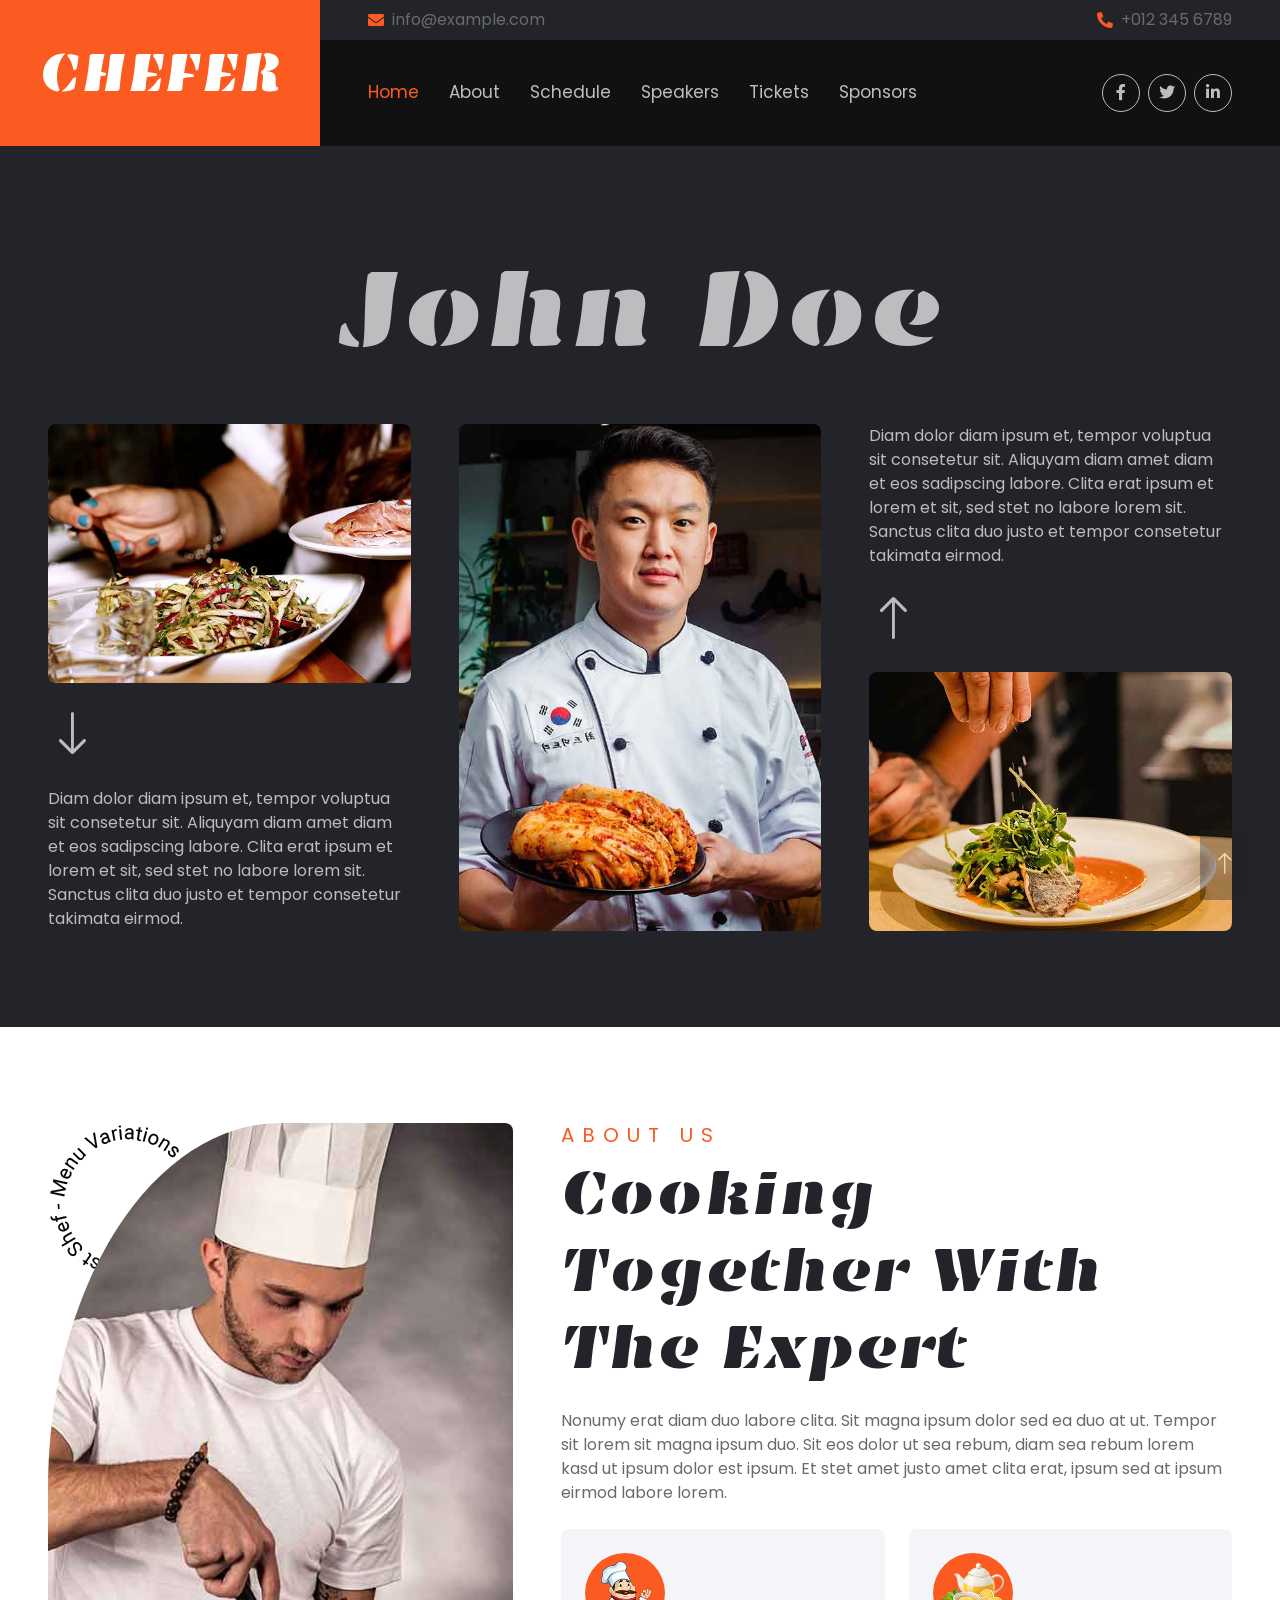
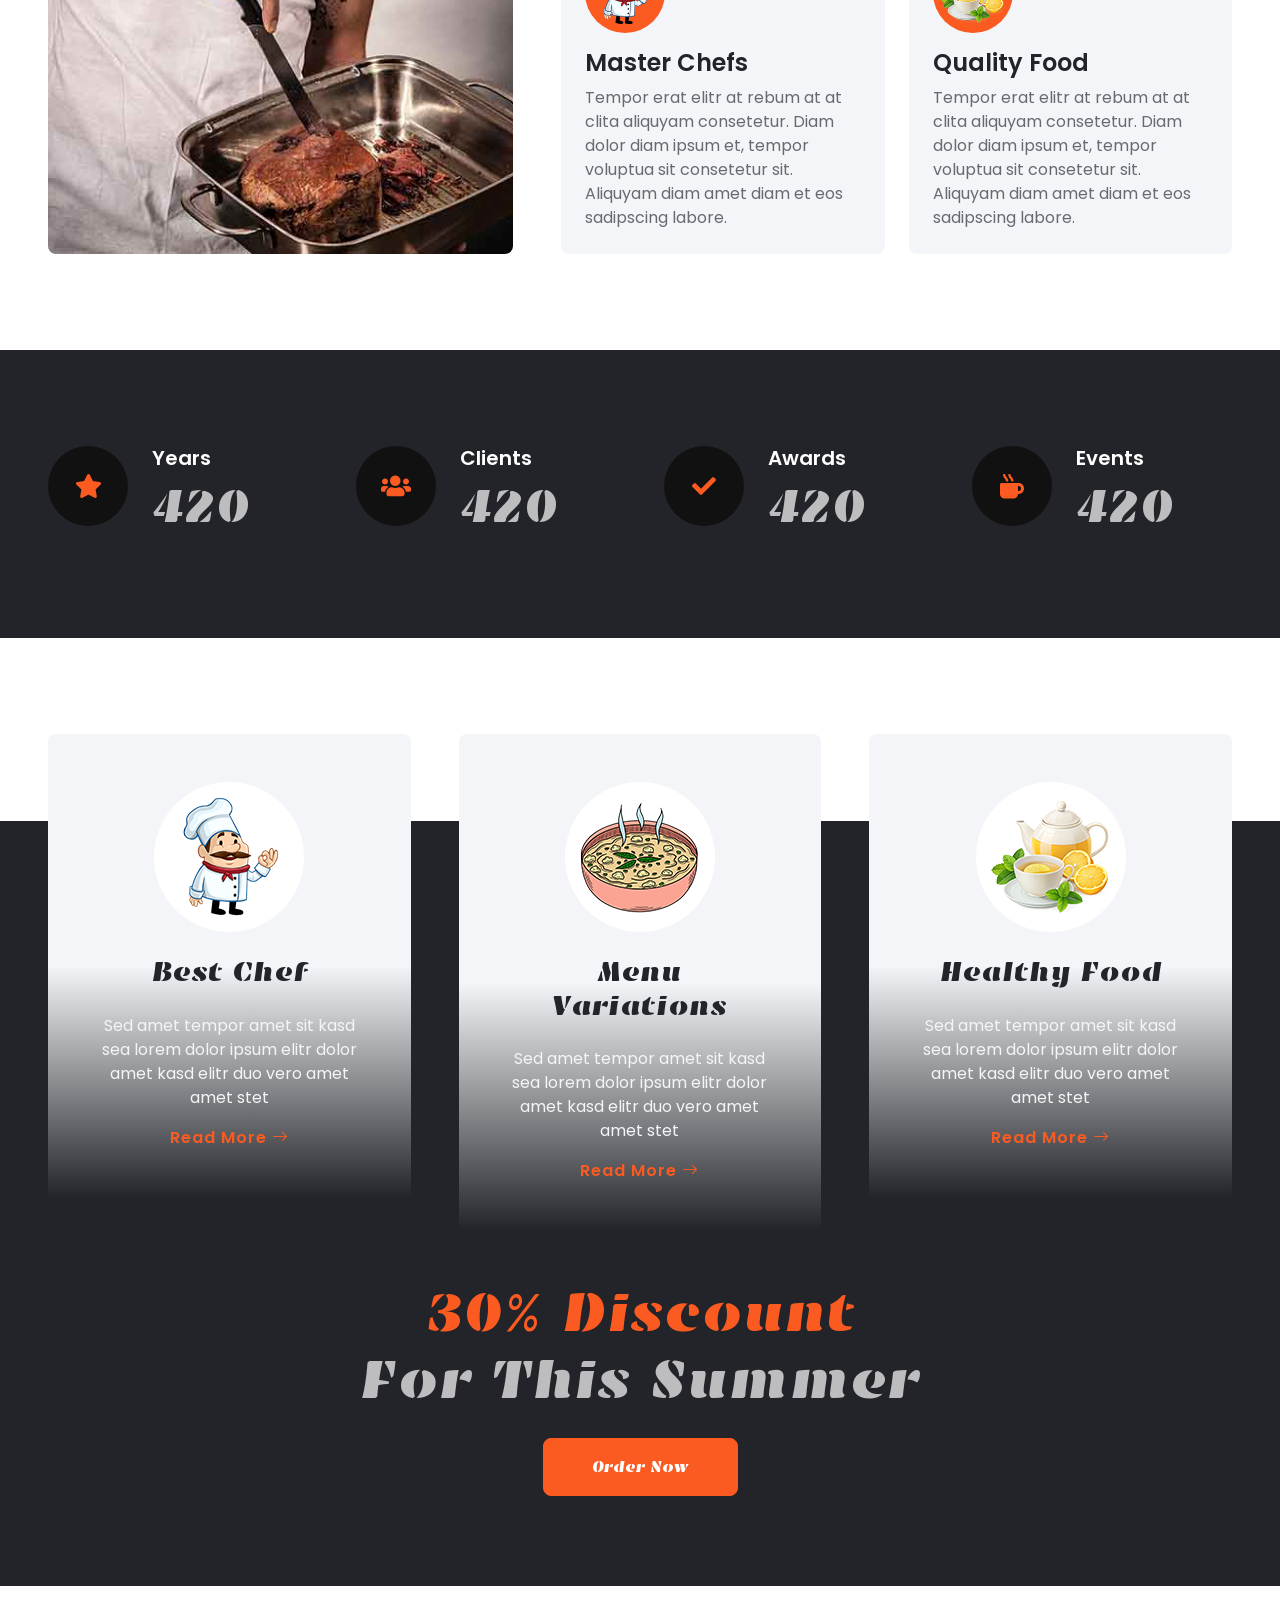
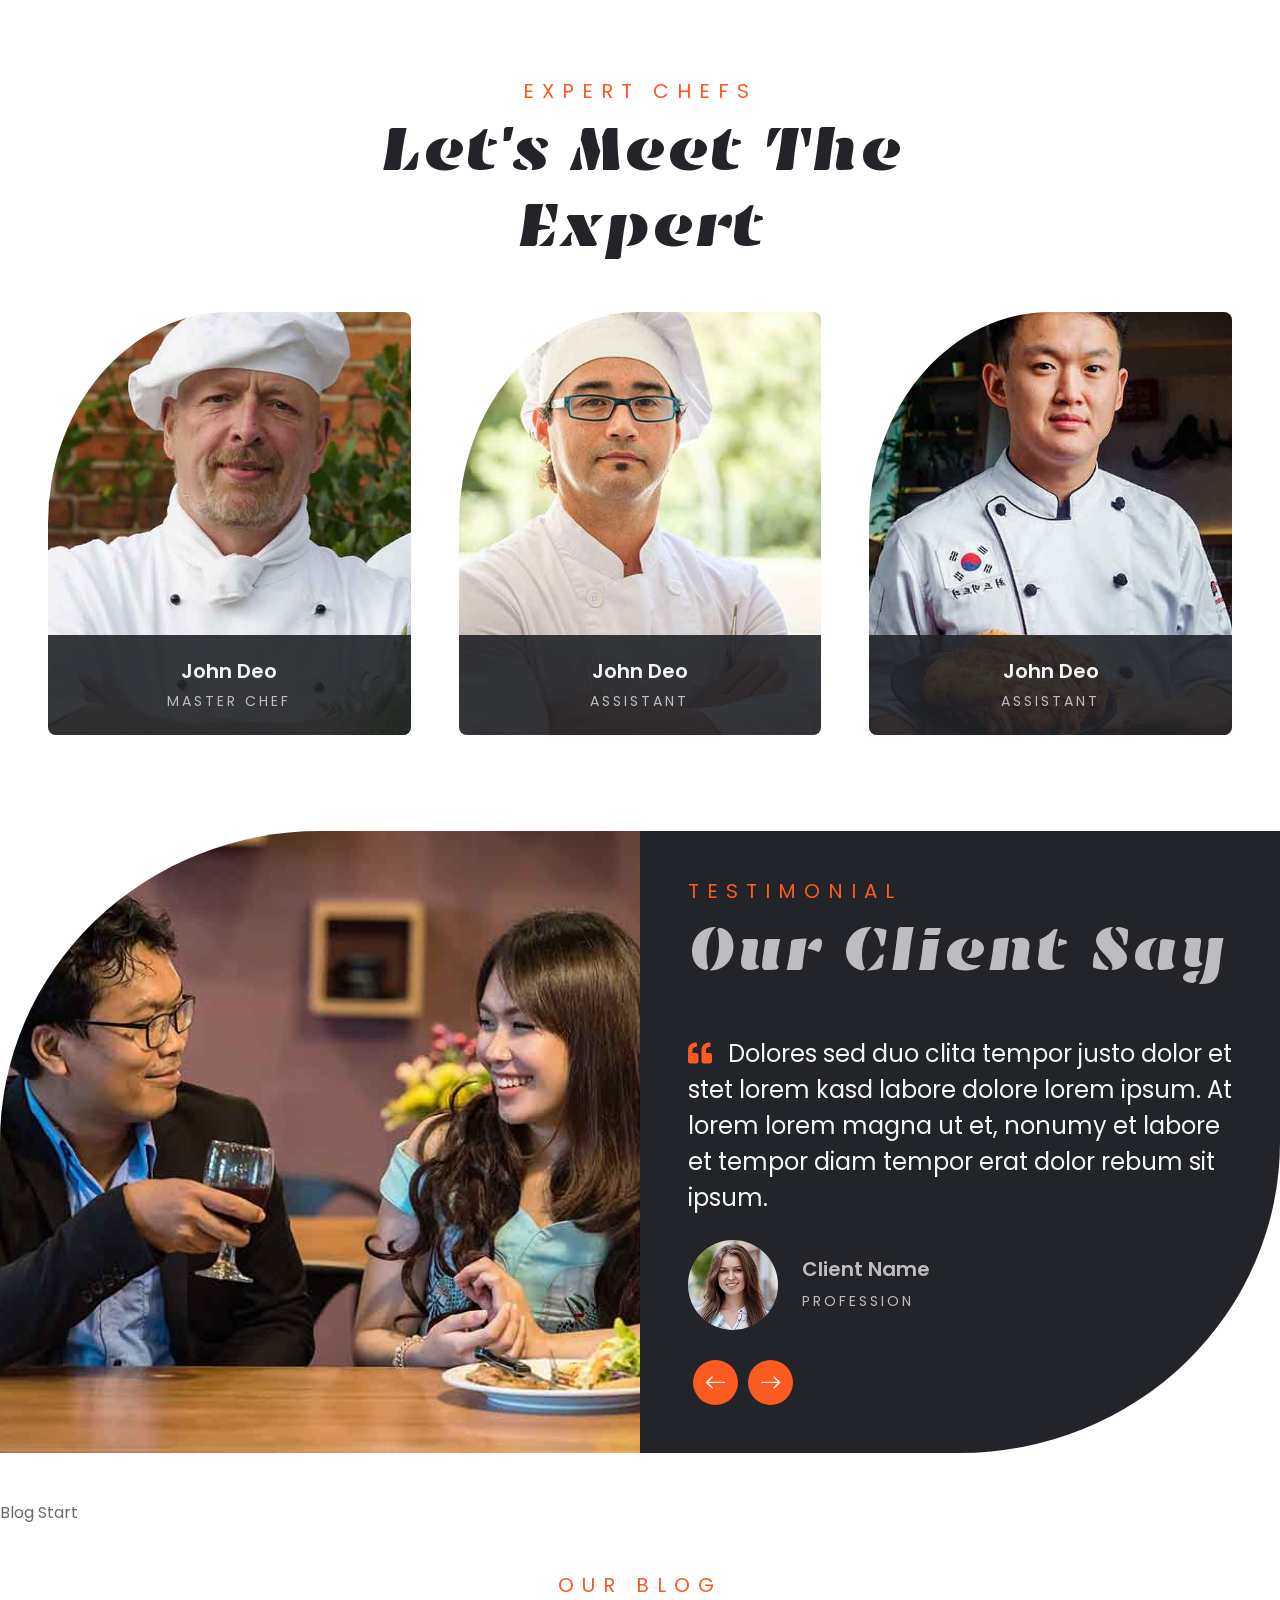
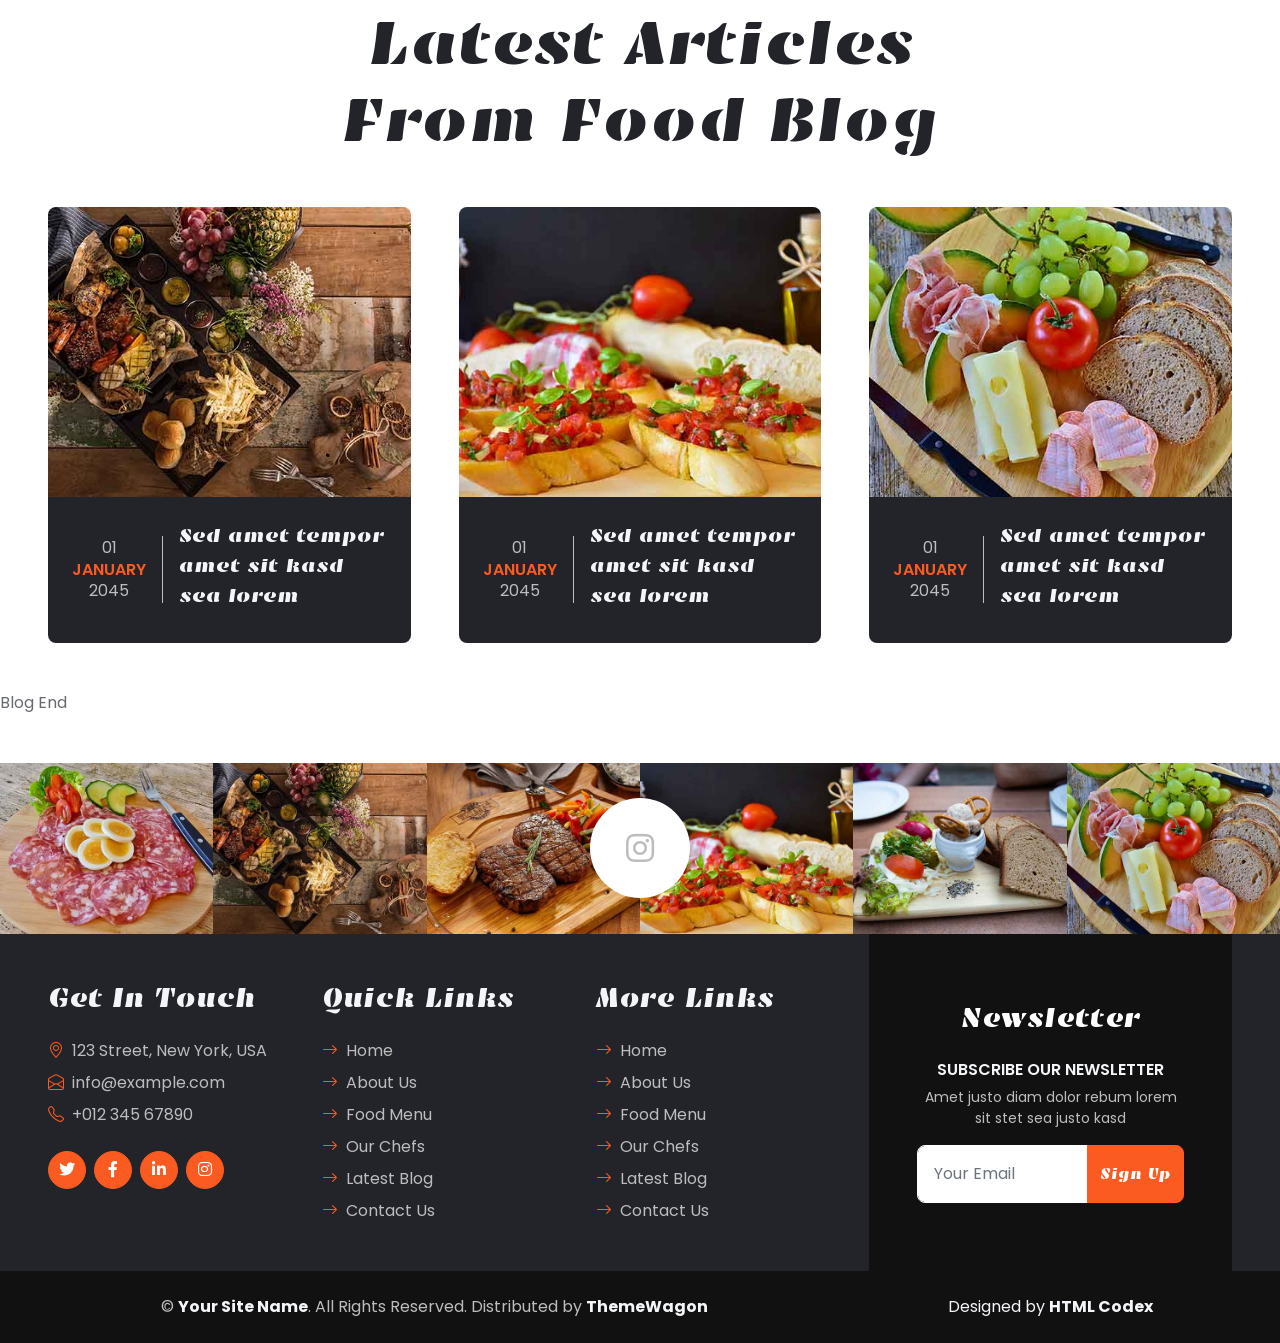
<file: EventManagementSystem.Web/wwwroot/Templates/Chefer/index.html>
<!DOCTYPE html>
<html lang="en">

<head>
    <meta charset="utf-8">
    <title>CHEFER - Chef Website Template</title>
    <meta content="width=device-width, initial-scale=1.0" name="viewport">
    <meta content="Free HTML Templates" name="keywords">
    <meta content="Free HTML Templates" name="description">

    <!-- Favicon -->
    <link href="img/favicon.ico" rel="icon">

    <!-- Google Web Fonts -->
    <link rel="preconnect" href="https://fonts.googleapis.com">
    <link rel="preconnect" href="https://fonts.gstatic.com" crossorigin>
    <link href="https://fonts.googleapis.com/css2?family=Emblema+One&family=Poppins:wght@400;600&display=swap"
        rel="stylesheet">

    <!-- Icon Font Stylesheet -->
    <link href="https://cdnjs.cloudflare.com/ajax/libs/font-awesome/5.15.0/css/all.min.css" rel="stylesheet">
    <link href="https://cdn.jsdelivr.net/npm/bootstrap-icons@1.4.1/font/bootstrap-icons.css" rel="stylesheet">

    <!-- Libraries Stylesheet -->
    <link href="lib/animate/animate.min.css" rel="stylesheet">
    <link href="lib/owlcarousel/assets/owl.carousel.min.css" rel="stylesheet">

    <!-- Customized Bootstrap Stylesheet -->
    <link href="css/bootstrap.min.css" rel="stylesheet">

    <!-- Template Stylesheet -->
    <link href="css/style.css" rel="stylesheet">
</head>

<body>
    <!-- Spinner Start -->
    <div id="spinner" class="show bg-dark position-fixed translate-middle w-100 vh-100 top-50 start-50 d-flex align-items-center justify-content-center">
        <div class="spinner-border text-primary" role="status" style="width: 3rem; height: 3rem;"></div>
    </div>
    <!-- Spinner End -->
    <!-- Header Start -->
    <div class="container-fluid bg-dark px-0">
        <div class="row gx-0 wow fadeIn" data-wow-delay="0.1s">
            <div class="col-lg-3 bg-primary d-none d-lg-block">
                <a href="index.html"
                   class="navbar-brand w-100 h-100 m-0 p-0 d-flex align-items-center justify-content-center">
                    <h1 class="m-0 display-4 text-white text-uppercase">Chefer</h1>
                </a>
            </div>
            <div class="col-lg-9">
                <div class="row gx-0 d-none d-lg-flex bg-dark">
                    <div class="col-6 px-5 text-start">
                        <div class="h-100 d-inline-flex align-items-center py-2 me-4">
                            <i class="fa fa-envelope text-primary me-2"></i>
                            <p class="mb-0">info@example.com</p>
                        </div>
                    </div>
                    <div class="col-6 px-5 text-end">
                        <div class="h-100 d-inline-flex align-items-center py-2">
                            <i class="fa fa-phone-alt text-primary me-2"></i>
                            <p class="mb-0">+012 345 6789</p>
                        </div>
                    </div>
                </div>
                <nav class="navbar navbar-expand-lg navbar-dark p-3 p-lg-0 px-lg-5" style="background: #111111;">
                    <a href="index.html" class="navbar-brand d-block d-lg-none">
                        <h1 class="m-0 display-4 text-primary text-uppercase">Chefer</h1>
                    </a>
                    <button type="button" class="navbar-toggler" data-bs-toggle="collapse"
                            data-bs-target="#navbarCollapse">
                        <span class="navbar-toggler-icon"></span>
                    </button>
                    <div class="collapse navbar-collapse justify-content-between" id="navbarCollapse">
                        <div class="navbar-nav mr-auto py-0">
                            <a href="#hero" class="nav-item nav-link active">Home</a>
                            <a href="#about" class="nav-item nav-link">About</a>
                            <a href="#schedule" class="nav-item nav-link">Schedule</a>
                            <a href="#speakers" class="nav-item nav-link">Speakers</a>
                            <a href="#tickets" class="nav-item nav-link">Tickets</a>
                            <a href="#sponsors" class="nav-item nav-link">Sponsors</a>
                        </div>
                        <div class="d-none d-lg-flex align-items-center py-2">
                            <a class="btn btn-outline-secondary btn-square rounded-circle ms-2" href="">
                                <i class="fab fa-facebook-f"></i>
                            </a>
                            <a class="btn btn-outline-secondary btn-square rounded-circle ms-2" href="">
                                <i class="fab fa-twitter"></i>
                            </a>
                            <a class="btn btn-outline-secondary btn-square rounded-circle ms-2" href="">
                                <i class="fab fa-linkedin-in"></i>
                            </a>
                        </div>
                    </div>
                </nav>
            </div>
        </div>
    </div>
    <!-- Header End -->
    <!-- Hero Start -->
    <div class="container-fluid p-5 mb-5 bg-dark text-secondary">
        <div class="row g-5 py-5">
            <div class="col-12 wow fadeIn" data-wow-delay="0.1s">
                <h1 class="display-1 text-secondary text-center mb-0">John Doe</h1>
            </div>
            <div class="col-lg-4 wow fadeIn" data-wow-delay="0.1s">
                <img class="img-fluid rounded mb-3" src="img/hero-2.jpg">
                <p>
                    <i class="bi bi-arrow-down animate-up-down" style="font-size: 3rem;"></i>
                </p>
                <p class="mb-0">
                    Diam dolor diam ipsum et, tempor voluptua sit consetetur sit. Aliquyam diam amet diam et eos
                    sadipscing labore. Clita erat ipsum et lorem et sit, sed stet no labore lorem sit. Sanctus clita duo
                    justo et tempor consetetur takimata eirmod.
                </p>
            </div>
            <div class="col-lg-4 wow fadeIn" data-wow-delay="0.3s" style="min-height: 500px;">
                <div class="position-relative h-100">
                    <img class="position-absolute w-100 h-100 rounded" src="img/hero-1.jpg" style="object-fit: cover;">
                </div>
            </div>
            <div class="col-lg-4 wow fadeIn" data-wow-delay="0.5s">
                <p>
                    Diam dolor diam ipsum et, tempor voluptua sit consetetur sit. Aliquyam diam amet diam et eos
                    sadipscing labore. Clita erat ipsum et lorem et sit, sed stet no labore lorem sit. Sanctus clita duo
                    justo et tempor consetetur takimata eirmod.
                </p>
                <p>
                    <i class="bi bi-arrow-up animate-up-down" style="font-size: 3rem;"></i>
                </p>
                <img class="img-fluid rounded" src="img/hero-3.jpg">
            </div>
        </div>
    </div>
    <!-- Hero End -->
    <!-- About Start -->
    <div class="container-fluid p-5" id="about">
        <div class="row gx-5">
            <div class="col-lg-5 mb-5 mb-lg-0 wow fadeIn" data-wow-delay="0.1s" style="min-height: 500px;">
                <div class="position-relative h-100">
                    <div class="position-absolute top-0 start-0 animate-rotate"
                         style="width: 160px; height: 160px;">
                        <img class="img-fluid" src="img/about-round.jpg" alt="">
                    </div>
                    <img class="position-absolute w-100 h-100 rounded-circle rounded-bottom rounded-end"
                         src="img/about.jpg" style="object-fit: cover;">
                </div>
            </div>
            <div class="col-lg-7">
                <div class="mb-4 wow fadeIn" data-wow-delay="0.2s">
                    <h5 class="section-title">About Us</h5>
                    <h1 class="display-3 mb-0">Cooking Together With The Expert</h1>
                </div>
                <p class="mb-4 wow fadeIn" data-wow-delay="0.3s">
                    Nonumy erat diam duo labore clita. Sit magna ipsum dolor sed ea duo at ut. Tempor sit
                    lorem sit magna ipsum duo. Sit eos dolor ut sea rebum, diam sea rebum lorem kasd ut ipsum dolor est
                    ipsum. Et stet amet justo amet clita erat, ipsum sed at ipsum eirmod labore lorem.
                </p>
                <div class="row">
                    <div class="col-sm-6 wow fadeIn" data-wow-delay="0.4s">
                        <div class="bg-light rounded p-4">
                            <img class="img-fluid bg-primary rounded-circle mb-3" src="img/feature-1.png" style="width: 80px; height: 80px;">
                            <h4>Master Chefs</h4>
                            <p class="mb-0">
                                Tempor erat elitr at rebum at at clita aliquyam consetetur. Diam dolor diam
                                ipsum et, tempor voluptua sit consetetur sit. Aliquyam diam amet diam et eos sadipscing
                                labore.
                            </p>
                        </div>
                    </div>
                    <div class="col-sm-6 wow fadeIn" data-wow-delay="0.5s">
                        <div class="bg-light rounded p-4">
                            <img class="img-fluid bg-primary rounded-circle mb-3" src="img/feature-3.png" style="width: 80px; height: 80px;">
                            <h4>Quality Food</h4>
                            <p class="mb-0">
                                Tempor erat elitr at rebum at at clita aliquyam consetetur. Diam dolor diam
                                ipsum et, tempor voluptua sit consetetur sit. Aliquyam diam amet diam et eos sadipscing
                                labore.
                            </p>
                        </div>
                    </div>
                </div>
            </div>
        </div>
    </div>
    <!-- About End -->
    <!-- Facts Start -->
    <div class="container-fluid bg-dark facts p-5 my-5">
        <div class="row gx-5 gy-4 py-5">
            <div class="col-lg-3 col-md-6 wow fadeIn" data-wow-delay="0.1s">
                <div class="d-flex">
                    <div class="rounded-circle d-flex align-items-center justify-content-center mb-3"
                         style="width: 80px; height: 80px; background: #111111;">
                        <i class="fa fa-star fs-4 text-primary"></i>
                    </div>
                    <div class="ps-4">
                        <h5 class="text-white">Years</h5>
                        <h1 class="display-5 text-secondary mb-0" data-toggle="counter-up">1234</h1>
                    </div>
                </div>
            </div>
            <div class="col-lg-3 col-md-6 wow fadeIn" data-wow-delay="0.2s">
                <div class="d-flex">
                    <div class="rounded-circle d-flex align-items-center justify-content-center mb-3"
                         style="width: 80px; height: 80px; background: #111111;">
                        <i class="fa fa-users fs-4 text-primary"></i>
                    </div>
                    <div class="ps-4">
                        <h5 class="text-white">Clients</h5>
                        <h1 class="display-5 text-secondary mb-0" data-toggle="counter-up">1234</h1>
                    </div>
                </div>
            </div>
            <div class="col-lg-3 col-md-6 wow fadeIn" data-wow-delay="0.3s">
                <div class="d-flex">
                    <div class="rounded-circle d-flex align-items-center justify-content-center mb-3"
                         style="width: 80px; height: 80px; background: #111111;">
                        <i class="fa fa-check fs-4 text-primary"></i>
                    </div>
                    <div class="ps-4">
                        <h5 class="text-white">Awards</h5>
                        <h1 class="display-5 text-secondary mb-0" data-toggle="counter-up">1234</h1>
                    </div>
                </div>
            </div>
            <div class="col-lg-3 col-md-6 wow fadeIn" data-wow-delay="0.4s">
                <div class="d-flex">
                    <div class="rounded-circle d-flex align-items-center justify-content-center mb-3"
                         style="width: 80px; height: 80px; background: #111111;">
                        <i class="fa fa-mug-hot fs-4 text-primary"></i>
                    </div>
                    <div class="ps-4">
                        <h5 class="text-white">Events</h5>
                        <h1 class="display-5 text-secondary mb-0" data-toggle="counter-up">1234</h1>
                    </div>
                </div>
            </div>
        </div>
    </div>
    <!-- Facts End -->
    <!-- Feature Start -->
    <div class="container-fluid feature position-relative p-5 pb-0 mt-5" id="tickets">
        <div class="row g-5 gb-5">
            <div class="col-lg-4 col-md-6 wow fadeIn" data-wow-delay="0.1s">
                <div class="feature-item rounded text-center p-5">
                    <img class="img-fluid bg-white rounded-circle" src="img/feature-1.png" style="width: 150px; height: 150px;">
                    <h3 class="my-4">Best Chef</h3>
                    <p class="text-light">
                        Sed amet tempor amet sit kasd sea lorem dolor ipsum elitr dolor amet kasd
                        elitr duo vero amet amet stet
                    </p>
                    <a class="font-body" style="letter-spacing: 1px;" href="">
                        Read More <i class="bi bi-arrow-right"></i>
                    </a>
                </div>
            </div>
            <div class="col-lg-4 col-md-6 wow fadeIn" data-wow-delay="0.3s">
                <div class="feature-item rounded text-center p-5">
                    <img class="img-fluid bg-white rounded-circle" src="img/feature-2.png" style="width: 150px; height: 150px;">
                    <h3 class="my-4">Menu Variations</h3>
                    <p class="text-light">
                        Sed amet tempor amet sit kasd sea lorem dolor ipsum elitr dolor amet kasd
                        elitr duo vero amet amet stet
                    </p>
                    <a class="font-body" style="letter-spacing: 1px;" href="">
                        Read More <i class="bi bi-arrow-right"></i>
                    </a>
                </div>
            </div>
            <div class="col-lg-4 col-md-6 wow fadeIn" data-wow-delay="0.5s">
                <div class="feature-item rounded text-center p-5">
                    <img class="img-fluid bg-white rounded-circle" src="img/feature-3.png" style="width: 150px; height: 150px;">
                    <h3 class="my-4">Healthy Food</h3>
                    <p class="text-light">
                        Sed amet tempor amet sit kasd sea lorem dolor ipsum elitr dolor amet kasd
                        elitr duo vero amet amet stet
                    </p>
                    <a class="font-body" style="letter-spacing: 1px;" href="">
                        Read More <i class="bi bi-arrow-right"></i>
                    </a>
                </div>
            </div>
            <div class="col-lg-12 col-md-6 text-center wow fadeIn" data-wow-delay="0.1s">
                <h1 class="display-4 text-secondary mb-4"><span class="text-primary">30% Discount</span><br> For This Summer</h1>
                <a href="" class="btn btn-primary py-3 px-5">Order Now</a>
            </div>
        </div>
    </div>
    <!-- Feature End -->
    <!-- Menu Start -->
    <!--<div class="container-fluid menu py-5 px-0">
        <div class="mb-5 text-center wow fadeIn" data-wow-delay="0.1s" style="max-width: 700px; margin: auto;">
            <h5 class="section-title">Our Menu</h5>
            <h1 class="display-3 mb-0">Hands Craft More Than Meals</h1>
        </div>
        <div class="tab-class text-center">
            <ul class="nav nav-pills d-inline-flex justify-content-center bg-dark text-uppercase rounded-pill mb-5 wow fadeIn" data-wow-delay="0.2s">
                <li class="nav-item">
                    <a class="nav-link rounded-pill text-white active" data-bs-toggle="pill" href="#tab-1">Breakfast</a>
                </li>
                <li class="nav-item">
                    <a class="nav-link rounded-pill text-white" data-bs-toggle="pill" href="#tab-2">Launch</a>
                </li>
                <li class="nav-item">
                    <a class="nav-link rounded-pill text-white" data-bs-toggle="pill" href="#tab-3">Dinner</a>
                </li>
            </ul>
            <div class="tab-content">
                <div id="tab-1" class="tab-pane fade show p-0 active">
                    <div class="row g-0">
                        <div class="col-lg-3 col-md-4 col-sm-6 wow fadeIn" data-wow-delay="0.1s">
                            <div class="position-relative">
                                <img class="img-fluid" src="img/menu-1.jpg" alt="">
                                <div class="position-absolute bottom-0 end-0 mb-4 me-4 py-1 px-3 bg-dark rounded-pill text-primary">
                                    BBQ Chicken
                                </div>
                            </div>
                        </div>
                        <div class="col-lg-3 col-md-4 col-sm-6 wow fadeIn" data-wow-delay="0.2s">
                            <div class="position-relative">
                                <img class="img-fluid" src="img/menu-2.jpg" alt="">
                                <div class="position-absolute bottom-0 end-0 mb-4 me-4 py-1 px-3 bg-dark rounded-pill text-primary">
                                    BBQ Chicken
                                </div>
                            </div>
                        </div>
                        <div class="col-lg-3 col-md-4 col-sm-6 wow fadeIn" data-wow-delay="0.3s">
                            <div class="position-relative">
                                <img class="img-fluid" src="img/menu-3.jpg" alt="">
                                <div class="position-absolute bottom-0 end-0 mb-4 me-4 py-1 px-3 bg-dark rounded-pill text-primary">
                                    BBQ Chicken
                                </div>
                            </div>
                        </div>
                        <div class="col-lg-3 col-md-4 col-sm-6 wow fadeIn" data-wow-delay="0.4s">
                            <div class="position-relative">
                                <img class="img-fluid" src="img/menu-4.jpg" alt="">
                                <div class="position-absolute bottom-0 end-0 mb-4 me-4 py-1 px-3 bg-dark rounded-pill text-primary">
                                    BBQ Chicken
                                </div>
                            </div>
                        </div>
                        <div class="col-lg-3 col-md-4 col-sm-6 wow fadeIn" data-wow-delay="0.5s">
                            <div class="position-relative">
                                <img class="img-fluid" src="img/menu-5.jpg" alt="">
                                <div class="position-absolute bottom-0 end-0 mb-4 me-4 py-1 px-3 bg-dark rounded-pill text-primary">
                                    BBQ Chicken
                                </div>
                            </div>
                        </div>
                        <div class="col-lg-3 col-md-4 col-sm-6 wow fadeIn" data-wow-delay="0.6s">
                            <div class="position-relative">
                                <img class="img-fluid" src="img/menu-6.jpg" alt="">
                                <div class="position-absolute bottom-0 end-0 mb-4 me-4 py-1 px-3 bg-dark rounded-pill text-primary">
                                    BBQ Chicken
                                </div>
                            </div>
                        </div>
                        <div class="col-lg-3 col-md-4 col-sm-6 wow fadeIn" data-wow-delay="0.7s">
                            <div class="position-relative">
                                <img class="img-fluid" src="img/menu-7.jpg" alt="">
                                <div class="position-absolute bottom-0 end-0 mb-4 me-4 py-1 px-3 bg-dark rounded-pill text-primary">
                                    BBQ Chicken
                                </div>
                            </div>
                        </div>
                        <div class="col-lg-3 col-md-4 col-sm-6 wow fadeIn" data-wow-delay="0.8s">
                            <div class="position-relative">
                                <img class="img-fluid" src="img/menu-8.jpg" alt="">
                                <div class="position-absolute bottom-0 end-0 mb-4 me-4 py-1 px-3 bg-dark rounded-pill text-primary">
                                    BBQ Chicken
                                </div>
                            </div>
                        </div>
                    </div>
                </div>
                <div id="tab-2" class="tab-pane fade p-0">
                    <div class="row g-0">
                        <div class="col-lg-3 col-md-4 col-sm-6">
                            <div class="position-relative">
                                <img class="img-fluid" src="img/menu-2.jpg" alt="">
                                <div class="position-absolute bottom-0 end-0 mb-4 me-4 py-1 px-3 bg-dark rounded-pill text-primary">
                                    BBQ Chicken
                                </div>
                            </div>
                        </div>
                        <div class="col-lg-3 col-md-4 col-sm-6">
                            <div class="position-relative">
                                <img class="img-fluid" src="img/menu-3.jpg" alt="">
                                <div class="position-absolute bottom-0 end-0 mb-4 me-4 py-1 px-3 bg-dark rounded-pill text-primary">
                                    BBQ Chicken
                                </div>
                            </div>
                        </div>
                        <div class="col-lg-3 col-md-4 col-sm-6">
                            <div class="position-relative">
                                <img class="img-fluid" src="img/menu-4.jpg" alt="">
                                <div class="position-absolute bottom-0 end-0 mb-4 me-4 py-1 px-3 bg-dark rounded-pill text-primary">
                                    BBQ Chicken
                                </div>
                            </div>
                        </div>
                        <div class="col-lg-3 col-md-4 col-sm-6">
                            <div class="position-relative">
                                <img class="img-fluid" src="img/menu-5.jpg" alt="">
                                <div class="position-absolute bottom-0 end-0 mb-4 me-4 py-1 px-3 bg-dark rounded-pill text-primary">
                                    BBQ Chicken
                                </div>
                            </div>
                        </div>
                        <div class="col-lg-3 col-md-4 col-sm-6">
                            <div class="position-relative">
                                <img class="img-fluid" src="img/menu-6.jpg" alt="">
                                <div class="position-absolute bottom-0 end-0 mb-4 me-4 py-1 px-3 bg-dark rounded-pill text-primary">
                                    BBQ Chicken
                                </div>
                            </div>
                        </div>
                        <div class="col-lg-3 col-md-4 col-sm-6">
                            <div class="position-relative">
                                <img class="img-fluid" src="img/menu-7.jpg" alt="">
                                <div class="position-absolute bottom-0 end-0 mb-4 me-4 py-1 px-3 bg-dark rounded-pill text-primary">
                                    BBQ Chicken
                                </div>
                            </div>
                        </div>
                        <div class="col-lg-3 col-md-4 col-sm-6">
                            <div class="position-relative">
                                <img class="img-fluid" src="img/menu-8.jpg" alt="">
                                <div class="position-absolute bottom-0 end-0 mb-4 me-4 py-1 px-3 bg-dark rounded-pill text-primary">
                                    BBQ Chicken
                                </div>
                            </div>
                        </div>
                        <div class="col-lg-3 col-md-4 col-sm-6">
                            <div class="position-relative">
                                <img class="img-fluid" src="img/menu-1.jpg" alt="">
                                <div class="position-absolute bottom-0 end-0 mb-4 me-4 py-1 px-3 bg-dark rounded-pill text-primary">
                                    BBQ Chicken
                                </div>
                            </div>
                        </div>
                    </div>
                </div>
                <div id="tab-3" class="tab-pane fade p-0">
                    <div class="row g-0">
                        <div class="col-lg-3 col-md-4 col-sm-6">
                            <div class="position-relative">
                                <img class="img-fluid" src="img/menu-3.jpg" alt="">
                                <div class="position-absolute bottom-0 end-0 mb-4 me-4 py-1 px-3 bg-dark rounded-pill text-primary">
                                    BBQ Chicken
                                </div>
                            </div>
                        </div>
                        <div class="col-lg-3 col-md-4 col-sm-6">
                            <div class="position-relative">
                                <img class="img-fluid" src="img/menu-4.jpg" alt="">
                                <div class="position-absolute bottom-0 end-0 mb-4 me-4 py-1 px-3 bg-dark rounded-pill text-primary">
                                    BBQ Chicken
                                </div>
                            </div>
                        </div>
                        <div class="col-lg-3 col-md-4 col-sm-6">
                            <div class="position-relative">
                                <img class="img-fluid" src="img/menu-5.jpg" alt="">
                                <div class="position-absolute bottom-0 end-0 mb-4 me-4 py-1 px-3 bg-dark rounded-pill text-primary">
                                    BBQ Chicken
                                </div>
                            </div>
                        </div>
                        <div class="col-lg-3 col-md-4 col-sm-6">
                            <div class="position-relative">
                                <img class="img-fluid" src="img/menu-6.jpg" alt="">
                                <div class="position-absolute bottom-0 end-0 mb-4 me-4 py-1 px-3 bg-dark rounded-pill text-primary">
                                    BBQ Chicken
                                </div>
                            </div>
                        </div>
                        <div class="col-lg-3 col-md-4 col-sm-6">
                            <div class="position-relative">
                                <img class="img-fluid" src="img/menu-7.jpg" alt="">
                                <div class="position-absolute bottom-0 end-0 mb-4 me-4 py-1 px-3 bg-dark rounded-pill text-primary">
                                    BBQ Chicken
                                </div>
                            </div>
                        </div>
                        <div class="col-lg-3 col-md-4 col-sm-6">
                            <div class="position-relative">
                                <img class="img-fluid" src="img/menu-8.jpg" alt="">
                                <div class="position-absolute bottom-0 end-0 mb-4 me-4 py-1 px-3 bg-dark rounded-pill text-primary">
                                    BBQ Chicken
                                </div>
                            </div>
                        </div>
                        <div class="col-lg-3 col-md-4 col-sm-6">
                            <div class="position-relative">
                                <img class="img-fluid" src="img/menu-1.jpg" alt="">
                                <div class="position-absolute bottom-0 end-0 mb-4 me-4 py-1 px-3 bg-dark rounded-pill text-primary">
                                    BBQ Chicken
                                </div>
                            </div>
                        </div>
                        <div class="col-lg-3 col-md-4 col-sm-6">
                            <div class="position-relative">
                                <img class="img-fluid" src="img/menu-2.jpg" alt="">
                                <div class="position-absolute bottom-0 end-0 mb-4 me-4 py-1 px-3 bg-dark rounded-pill text-primary">
                                    BBQ Chicken
                                </div>
                            </div>
                        </div>
                    </div>
                </div>
            </div>
        </div>
    </div>-->
    <!-- Menu End -->
    <!-- Team Start -->
    <div class="container-fluid p-5" id="sponsors">
        <div class="mb-5 text-center wow fadeIn" data-wow-delay="0.1s" style="max-width: 700px; margin: auto;">
            <h5 class="section-title">Expert Chefs</h5>
            <h1 class="display-3 mb-0">Let's Meet The Expert</h1>
        </div>
        <div class="row g-5">
            <div class="col-lg-4 col-md-6 wow fadeIn" data-wow-delay="0.1s">
                <div class="team-item position-relative">
                    <div class="position-relative overflow-hidden rounded-circle rounded-bottom rounded-end">
                        <img class="img-fluid w-100" src="img/team-1.jpg" alt="">
                        <div class="team-overlay">
                            <div class="d-flex align-items-center justify-content-start">
                                <a class="btn btn-light btn-square rounded-circle mx-1" href="#">
                                    <i class="fab fa-twitter"></i>
                                </a>
                                <a class="btn btn-light btn-square rounded-circle mx-1" href="#">
                                    <i class="fab fa-facebook-f"></i>
                                </a>
                                <a class="btn btn-light btn-square rounded-circle mx-1" href="#">
                                    <i class="fab fa-linkedin-in"></i>
                                </a>
                            </div>
                        </div>
                    </div>
                    <div class="position-absolute start-0 bottom-0 d-flex flex-column justify-content-center w-100 rounded-bottom text-center"
                         style="height: 100px; background: rgba(34, 36, 41, .9);">
                        <h5 class="text-light">John Deo</h5>
                        <p class="small text-uppercase text-secondary m-0" style="letter-spacing: 3px;">Master Chef</p>
                    </div>
                </div>
            </div>
            <div class="col-lg-4 col-md-6 wow fadeIn" data-wow-delay="0.3s">
                <div class="team-item position-relative">
                    <div class="position-relative overflow-hidden rounded-circle rounded-bottom rounded-end">
                        <img class="img-fluid w-100" src="img/team-2.jpg" alt="">
                        <div class="team-overlay">
                            <div class="d-flex align-items-center justify-content-start">
                                <a class="btn btn-light btn-square rounded-circle mx-1" href="#">
                                    <i class="fab fa-twitter"></i>
                                </a>
                                <a class="btn btn-light btn-square rounded-circle mx-1" href="#">
                                    <i class="fab fa-facebook-f"></i>
                                </a>
                                <a class="btn btn-light btn-square rounded-circle mx-1" href="#">
                                    <i class="fab fa-linkedin-in"></i>
                                </a>
                            </div>
                        </div>
                    </div>
                    <div class="position-absolute start-0 bottom-0 d-flex flex-column justify-content-center w-100 rounded-bottom text-center"
                         style="height: 100px; background: rgba(34, 36, 41, .9);">
                        <h5 class="text-light">John Deo</h5>
                        <p class="small text-uppercase text-secondary m-0" style="letter-spacing: 3px;">Assistant</p>
                    </div>
                </div>
            </div>
            <div class="col-lg-4 col-md-6 wow fadeIn" data-wow-delay="0.5s">
                <div class="team-item position-relative">
                    <div class="position-relative overflow-hidden rounded-circle rounded-bottom rounded-end">
                        <img class="img-fluid w-100" src="img/team-3.jpg" alt="">
                        <div class="team-overlay">
                            <div class="d-flex align-items-center justify-content-start">
                                <a class="btn btn-light btn-square rounded-circle mx-1" href="#">
                                    <i class="fab fa-twitter"></i>
                                </a>
                                <a class="btn btn-light btn-square rounded-circle mx-1" href="#">
                                    <i class="fab fa-facebook-f"></i>
                                </a>
                                <a class="btn btn-light btn-square rounded-circle mx-1" href="#">
                                    <i class="fab fa-linkedin-in"></i>
                                </a>
                            </div>
                        </div>
                    </div>
                    <div class="position-absolute start-0 bottom-0 d-flex flex-column justify-content-center w-100 rounded-bottom text-center"
                         style="height: 100px; background: rgba(34, 36, 41, .9);">
                        <h5 class="text-light">John Deo</h5>
                        <p class="small text-uppercase text-secondary m-0" style="letter-spacing: 3px;">Assistant</p>
                    </div>
                </div>
            </div>
        </div>
    </div>
    <!-- Team End -->
    <!-- Testimonial Start -->
    <div class="container-fluid p-0 my-5" id="speakers">
        <div class="row g-0">
            <div class="col-lg-6 wow fadeIn" data-wow-delay="0.1s" style="min-height: 500px;">
                <div class="h-100 position-relative overflow-hidden" style="border-top-left-radius: 50%;">
                    <img class="position-absolute w-100 h-100" src="img/testimonial.jpg" style="object-fit: cover;">
                </div>
            </div>
            <div class="col-lg-6 bg-dark p-5 overflow-hidden wow fadeIn" data-wow-delay="0.3s" style="border-bottom-right-radius: 50%;">
                <div class="mb-5">
                    <h5 class="section-title">Testimonial</h5>
                    <h1 class="display-3 text-secondary mb-0">Our Client Say</h1>
                </div>
                <div class="owl-carousel testimonial-carousel">
                    <div class="testimonial-item">
                        <p class="fs-4 fw-normal text-light mb-4">
                            <i class="fa fa-quote-left text-primary me-3"></i>Dolores sed duo clita tempor justo dolor
                            et stet lorem kasd labore dolore lorem ipsum. At lorem lorem magna ut et, nonumy et labore
                            et tempor diam tempor erat dolor rebum sit ipsum.
                        </p>
                        <div class="d-flex align-items-center">
                            <img class="img-fluid rounded-circle" src="img/testimonial-1.jpg" alt="">
                            <div class="ps-4">
                                <h5 class="text-secondary">Client Name</h5>
                                <span class="small text-uppercase text-secondary"
                                      style="letter-spacing: 3px;">Profession</span>
                            </div>
                        </div>
                    </div>
                    <div class="testimonial-item">
                        <p class="fs-4 fw-normal text-light mb-4">
                            <i class="fa fa-quote-left text-primary me-3"></i>Dolores sed duo clita tempor justo dolor
                            et stet lorem kasd labore dolore lorem ipsum. At lorem lorem magna ut et, nonumy et labore
                            et tempor diam tempor erat dolor rebum sit ipsum.
                        </p>
                        <div class="d-flex align-items-center">
                            <img class="img-fluid rounded-circle" src="img/testimonial-2.jpg" alt="">
                            <div class="ps-4">
                                <h5 class="text-secondary">Client Name</h5>
                                <span class="small text-uppercase text-secondary"
                                      style="letter-spacing: 3px;">Profession</span>
                            </div>
                        </div>
                    </div>
                </div>
            </div>
        </div>
    </div>
    <!-- Testimonial End -->
     Blog Start 
    <div class="container-fluid p-5" id="schedule">
        <div class="mb-5 text-center wow fadeIn" data-wow-delay="0.1s" style="max-width: 700px; margin: auto;">
            <h5 class="section-title">Our Blog</h5>
            <h1 class="display-3 mb-0">Latest Articles From Food Blog</h1>
        </div>
        <div class="row g-5">
            <div class="col-lg-4 col-md-6 wow fadeIn" data-wow-delay="0.1s">
                <div class="blog-item">
                    <div class="position-relative overflow-hidden rounded-top">
                        <img class="img-fluid" src="img/menu-3.jpg" alt="">
                    </div>
                    <div class="bg-dark d-flex align-items-center rounded-bottom p-4">
                        <div class="flex-shrink-0 text-center text-secondary border-end border-secondary pe-3 me-3">
                            <span>01</span>
                            <h6 class="text-primary text-uppercase mb-0">January</h6>
                            <span>2045</span>
                        </div>
                        <a class="h5 lh-base text-light" href="">Sed amet tempor amet sit kasd sea lorem</h4></a>
                    </div>
                </div>
            </div>
            <div class="col-lg-4 col-md-6 wow fadeIn" data-wow-delay="0.3s">
                <div class="blog-item">
                    <div class="position-relative overflow-hidden rounded-top">
                        <img class="img-fluid" src="img/menu-5.jpg" alt="">
                    </div>
                    <div class="bg-dark d-flex align-items-center rounded-bottom p-4">
                        <div class="flex-shrink-0 text-center text-secondary border-end border-secondary pe-3 me-3">
                            <span>01</span>
                            <h6 class="text-primary text-uppercase mb-0">January</h6>
                            <span>2045</span>
                        </div>
                        <a class="h5 lh-base text-light" href="">Sed amet tempor amet sit kasd sea lorem</h4></a>
                    </div>
                </div>
            </div>
            <div class="col-lg-4 col-md-6 wow fadeIn" data-wow-delay="0.5s">
                <div class="blog-item">
                    <div class="position-relative overflow-hidden rounded-top">
                        <img class="img-fluid" src="img/menu-7.jpg" alt="">
                    </div>
                    <div class="bg-dark d-flex align-items-center rounded-bottom p-4">
                        <div class="flex-shrink-0 text-center text-secondary border-end border-secondary pe-3 me-3">
                            <span>01</span>
                            <h6 class="text-primary text-uppercase mb-0">January</h6>
                            <span>2045</span>
                        </div>
                        <a class="h5 lh-base text-light" href="">Sed amet tempor amet sit kasd sea lorem</h4></a>
                    </div>
                </div>
            </div>
        </div>
    </div>
     Blog End 
    <!-- Instagram Start -->
    <div class="container-fluid position-relative instagram p-0 mt-5">
        <a href="" class="d-flex align-items-center justify-content-center position-absolute top-50 start-50 translate-middle bg-white rounded-circle" style="width: 100px; height: 100px; z-index: 1;">
            <i class="fab fa-instagram fa-2x text-secondary"></i>
        </a>
        <div class="row g-0">
            <div class="col-lg-2 col-md-3 col-sm-4 wow fadeIn" data-wow-delay="0.1s">
                <img class="img-fluid" src="img/menu-2.jpg" alt="">
            </div>
            <div class="col-lg-2 col-md-3 col-sm-4 wow fadeIn" data-wow-delay="0.2s">
                <img class="img-fluid" src="img/menu-3.jpg" alt="">
            </div>
            <div class="col-lg-2 col-md-3 col-sm-4 wow fadeIn" data-wow-delay="0.3s">
                <img class="img-fluid" src="img/menu-4.jpg" alt="">
            </div>
            <div class="col-lg-2 col-md-3 col-sm-4 wow fadeIn" data-wow-delay="0.4s">
                <img class="img-fluid" src="img/menu-5.jpg" alt="">
            </div>
            <div class="col-lg-2 col-md-3 col-sm-4 wow fadeIn" data-wow-delay="0.5s">
                <img class="img-fluid" src="img/menu-6.jpg" alt="">
            </div>
            <div class="col-lg-2 col-md-3 col-sm-4 wow fadeIn" data-wow-delay="0.6s">
                <img class="img-fluid" src="img/menu-7.jpg" alt="">
            </div>
        </div>
    </div>
    <!-- Instagram End -->
    <!-- Footer Start -->
    <div class="container-fluid bg-dark text-secondary px-5">
        <div class="row gx-5 wow fadeIn" data-wow-delay="0.1s">
            <div class="col-lg-8 col-md-6">
                <div class="row gx-5">
                    <div class="col-lg-4 col-md-12 pt-5 mb-5">
                        <h3 class="text-light mb-4">Get In Touch</h3>
                        <div class="d-flex mb-2">
                            <i class="bi bi-geo-alt text-primary me-2"></i>
                            <p class="mb-0">123 Street, New York, USA</p>
                        </div>
                        <div class="d-flex mb-2">
                            <i class="bi bi-envelope-open text-primary me-2"></i>
                            <p class="mb-0">info@example.com</p>
                        </div>
                        <div class="d-flex mb-2">
                            <i class="bi bi-telephone text-primary me-2"></i>
                            <p class="mb-0">+012 345 67890</p>
                        </div>
                        <div class="d-flex mt-4">
                            <a class="btn btn-primary btn-square rounded-circle me-2" href="#">
                                <i class="fab fa-twitter"></i>
                            </a>
                            <a class="btn btn-primary btn-square rounded-circle me-2" href="#">
                                <i class="fab fa-facebook-f"></i>
                            </a>
                            <a class="btn btn-primary btn-square rounded-circle me-2" href="#">
                                <i class="fab fa-linkedin-in"></i>
                            </a>
                            <a class="btn btn-primary btn-square rounded-circle" href="#">
                                <i class="fab fa-instagram"></i>
                            </a>
                        </div>
                    </div>
                    <div class="col-lg-4 col-md-12 pt-0 pt-lg-5 mb-5">
                        <h3 class="text-light mb-4">Quick Links</h3>
                        <div class="d-flex flex-column justify-content-start">
                            <a class="text-secondary mb-2" href="#">
                                <i class="bi bi-arrow-right text-primary me-2"></i>Home
                            </a>
                            <a class="text-secondary mb-2" href="#">
                                <i class="bi bi-arrow-right text-primary me-2"></i>About Us
                            </a>
                            <a class="text-secondary mb-2" href="#">
                                <i class="bi bi-arrow-right text-primary me-2"></i>Food Menu
                            </a>
                            <a class="text-secondary mb-2" href="#">
                                <i class="bi bi-arrow-right text-primary me-2"></i>Our Chefs
                            </a>
                            <a class="text-secondary mb-2" href="#">
                                <i class="bi bi-arrow-right text-primary me-2"></i>Latest Blog
                            </a>
                            <a class="text-secondary" href="#">
                                <i class="bi bi-arrow-right text-primary me-2"></i>Contact Us
                            </a>
                        </div>
                    </div>
                    <div class="col-lg-4 col-md-12 pt-0 pt-lg-5 mb-5">
                        <h3 class="text-light mb-4">More Links</h3>
                        <div class="d-flex flex-column justify-content-start">
                            <a class="text-secondary mb-2" href="#">
                                <i class="bi bi-arrow-right text-primary me-2"></i>Home
                            </a>
                            <a class="text-secondary mb-2" href="#">
                                <i class="bi bi-arrow-right text-primary me-2"></i>About Us
                            </a>
                            <a class="text-secondary mb-2" href="#">
                                <i class="bi bi-arrow-right text-primary me-2"></i>Food Menu
                            </a>
                            <a class="text-secondary mb-2" href="#">
                                <i class="bi bi-arrow-right text-primary me-2"></i>Our Chefs
                            </a>
                            <a class="text-secondary mb-2" href="#">
                                <i class="bi bi-arrow-right text-primary me-2"></i>Latest Blog
                            </a>
                            <a class="text-secondary" href="#">
                                <i class="bi bi-arrow-right text-primary me-2"></i>Contact Us
                            </a>
                        </div>
                    </div>
                </div>
            </div>
            <div class="col-lg-4 col-md-6">
                <div class="d-flex flex-column align-items-center justify-content-center text-center h-100 p-5"
                     style="background: #111111;">
                    <h3 class="text-white mb-4">Newsletter</h3>
                    <h6 class="text-uppercase text-light mb-2">Subscribe Our Newsletter</h6>
                    <p class="small text-secondary">Amet justo diam dolor rebum lorem sit stet sea justo kasd</p>
                    <form action="">
                        <div class="input-group">
                            <input type="text" class="form-control border-white p-3" placeholder="Your Email">
                            <button class="btn btn-primary">Sign Up</button>
                        </div>
                    </form>
                </div>
            </div>
        </div>
    </div>
    <div class="container-fluid py-4 py-lg-0 px-5" style="background: #111111;">
        <div class="row gx-5">
            <div class="col-lg-8">
                <div class="py-lg-4 text-center">
                    <p class="text-secondary mb-0">
                        &copy; <a class="text-light fw-bold" href="#">Your Site Name</a>. All
                        Rights Reserved. Distributed by <a class="text-light fw-bold"
                                                           href="https://themewagon.com">ThemeWagon</a>
                    </p>
                </div>
            </div>
            <div class="col-lg-4">
                <div class="py-lg-4 text-center credit">
                    <!--/*** This template is free as long as you keep the below author’s credit link/attribution link/backlink. ***/-->
                    <!--/*** If you'd like to use the template without the below author’s credit link/attribution link/backlink, ***/-->
                    <!--/*** you can purchase the Credit Removal License from "https://htmlcodex.com/credit-removal". ***/-->
                    <p class="text-light mb-0">
                        Designed by <a class="text-light fw-bold" target="_blank"
                                       href="https://htmlcodex.com">HTML Codex</a>
                    </p>
                </div>
            </div>
        </div>
    </div>
    <!-- Footer End -->
    <!-- Back to Top -->
    <a href="#" class="btn btn-dark py-3 fs-4 back-to-top"><i class="bi bi-arrow-up"></i></a>


    <!-- JavaScript Libraries -->
    <script src="https://ajax.googleapis.com/ajax/libs/jquery/3.6.4/jquery.min.js"></script>
    <script src="https://cdn.jsdelivr.net/npm/bootstrap@5.0.0/dist/js/bootstrap.bundle.min.js"></script>
    <script src="lib/wow/wow.min.js"></script>
    <script src="lib/easing/easing.min.js"></script>
    <script src="lib/waypoints/waypoints.min.js"></script>
    <script src="lib/counterup/counterup.min.js"></script>
    <script src="lib/owlcarousel/owl.carousel.min.js"></script>

    <!-- Template Javascript -->
    <script src="js/main.js"></script>
</body>

</html>
</file>
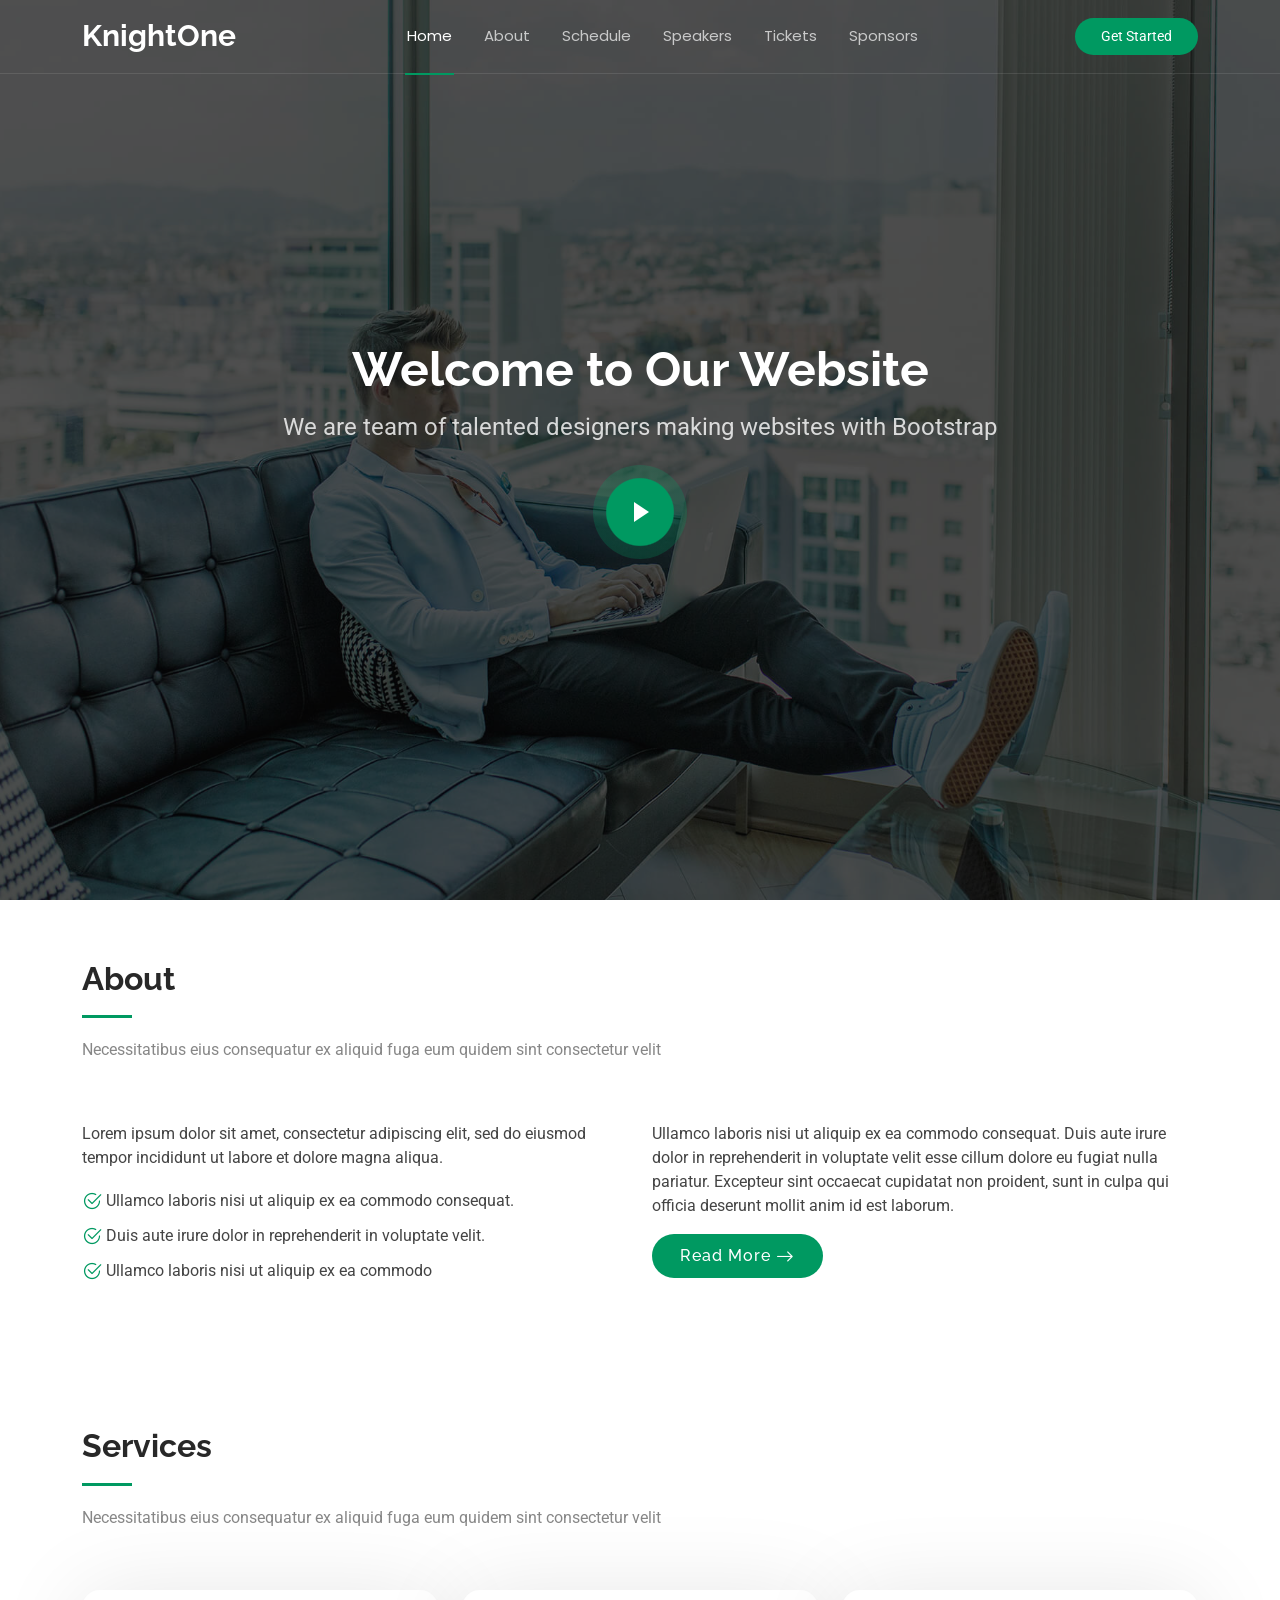
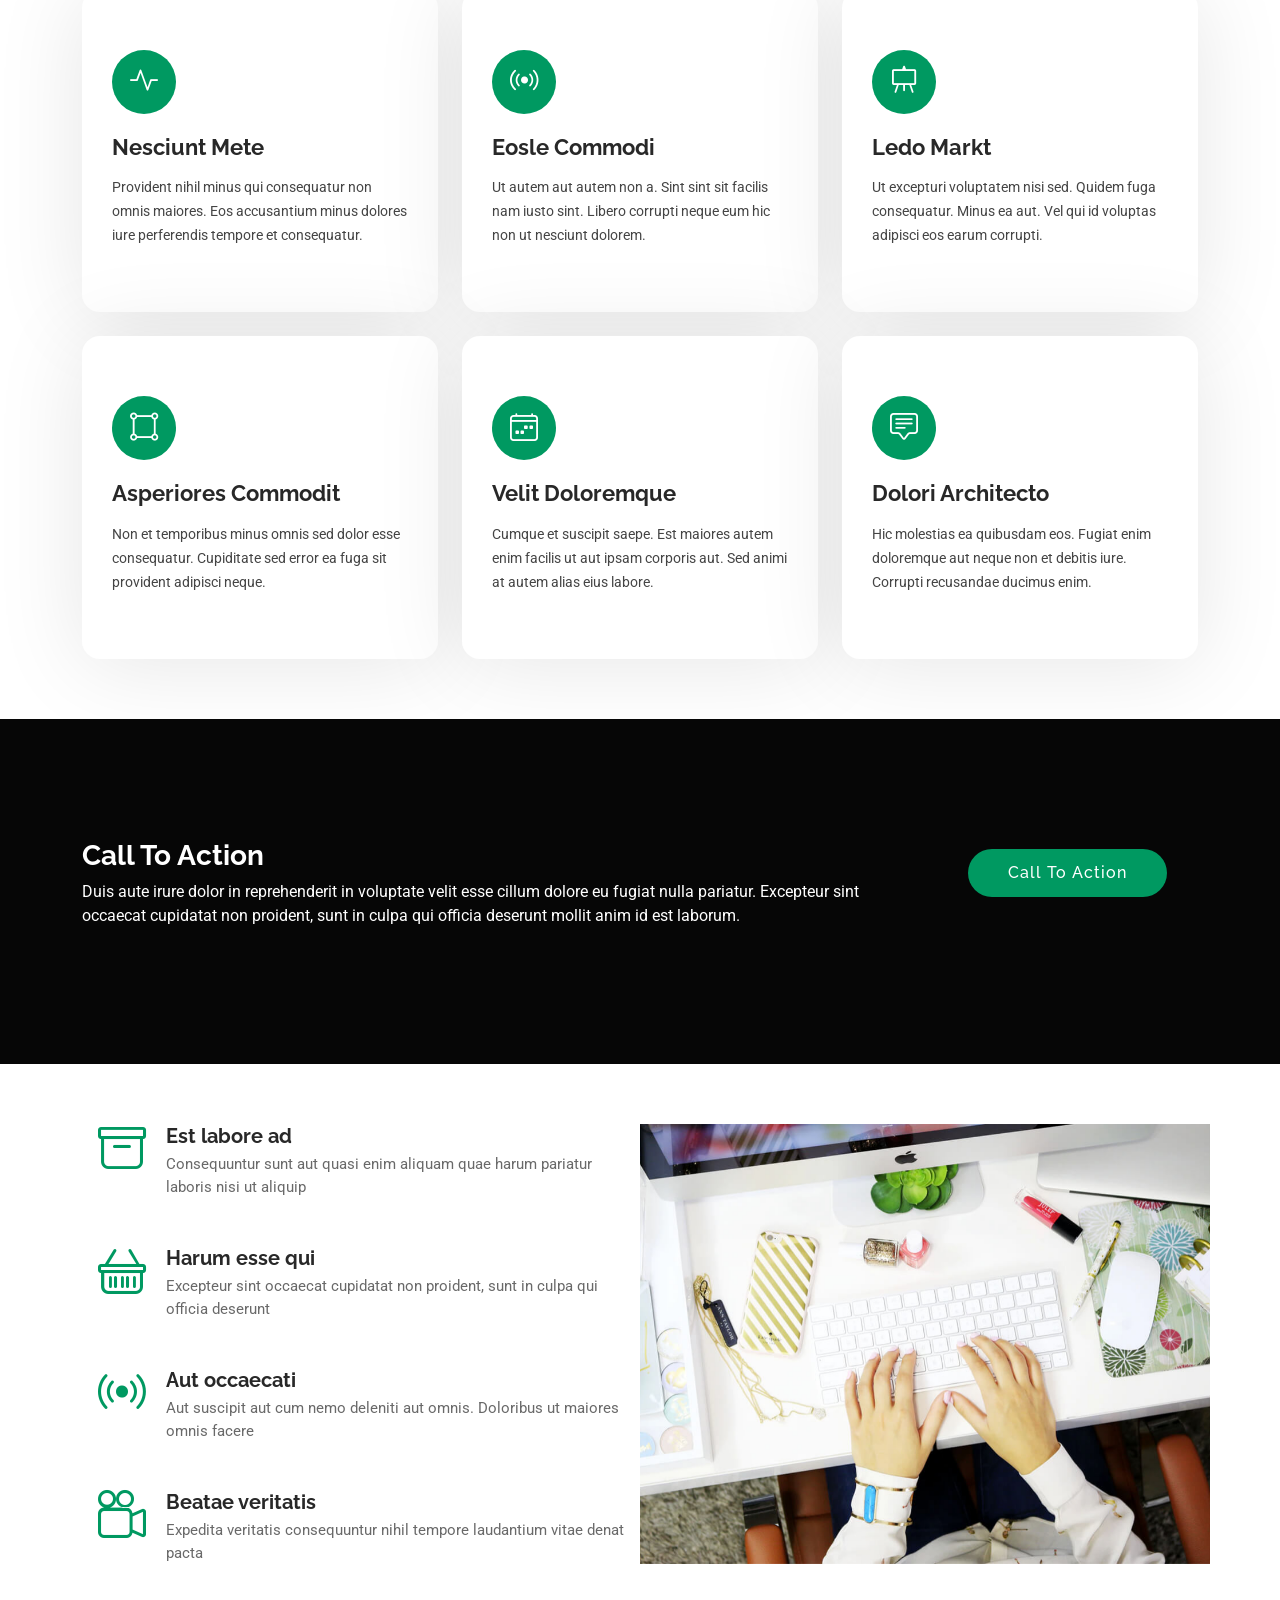
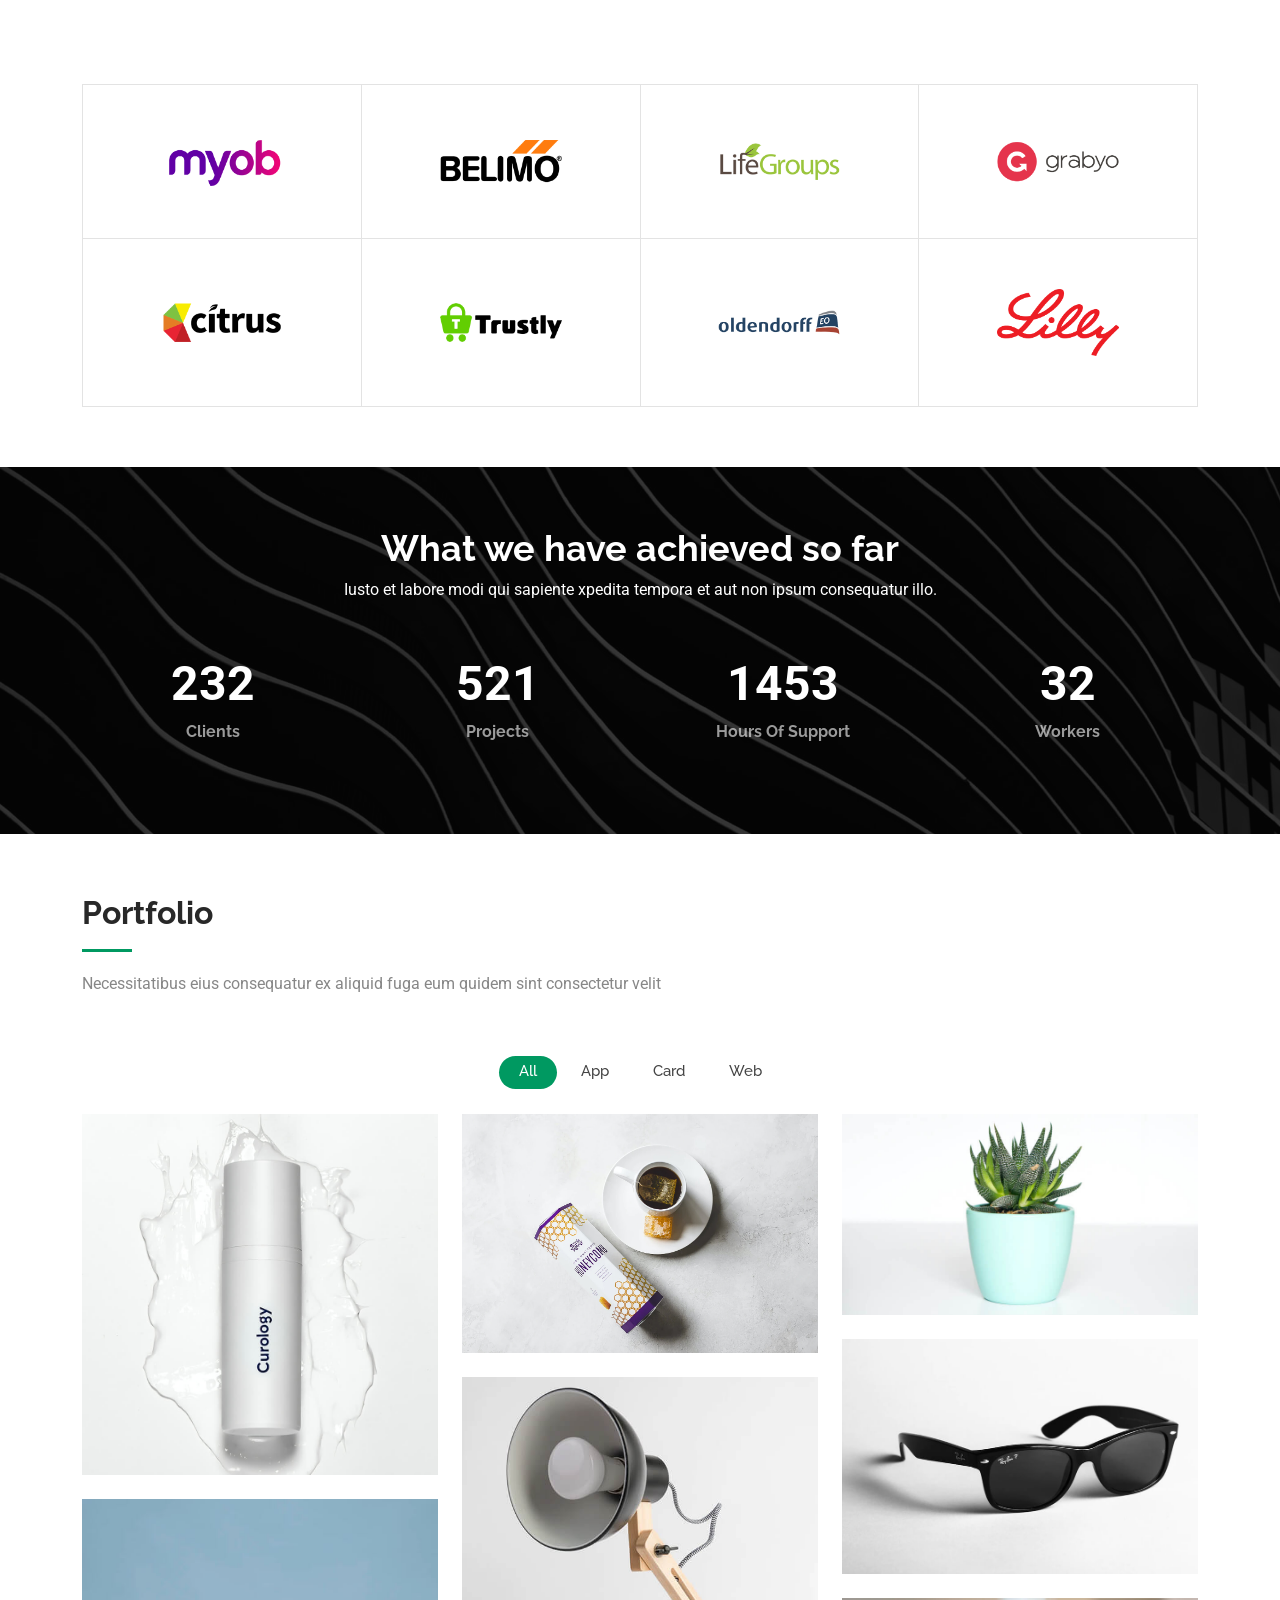
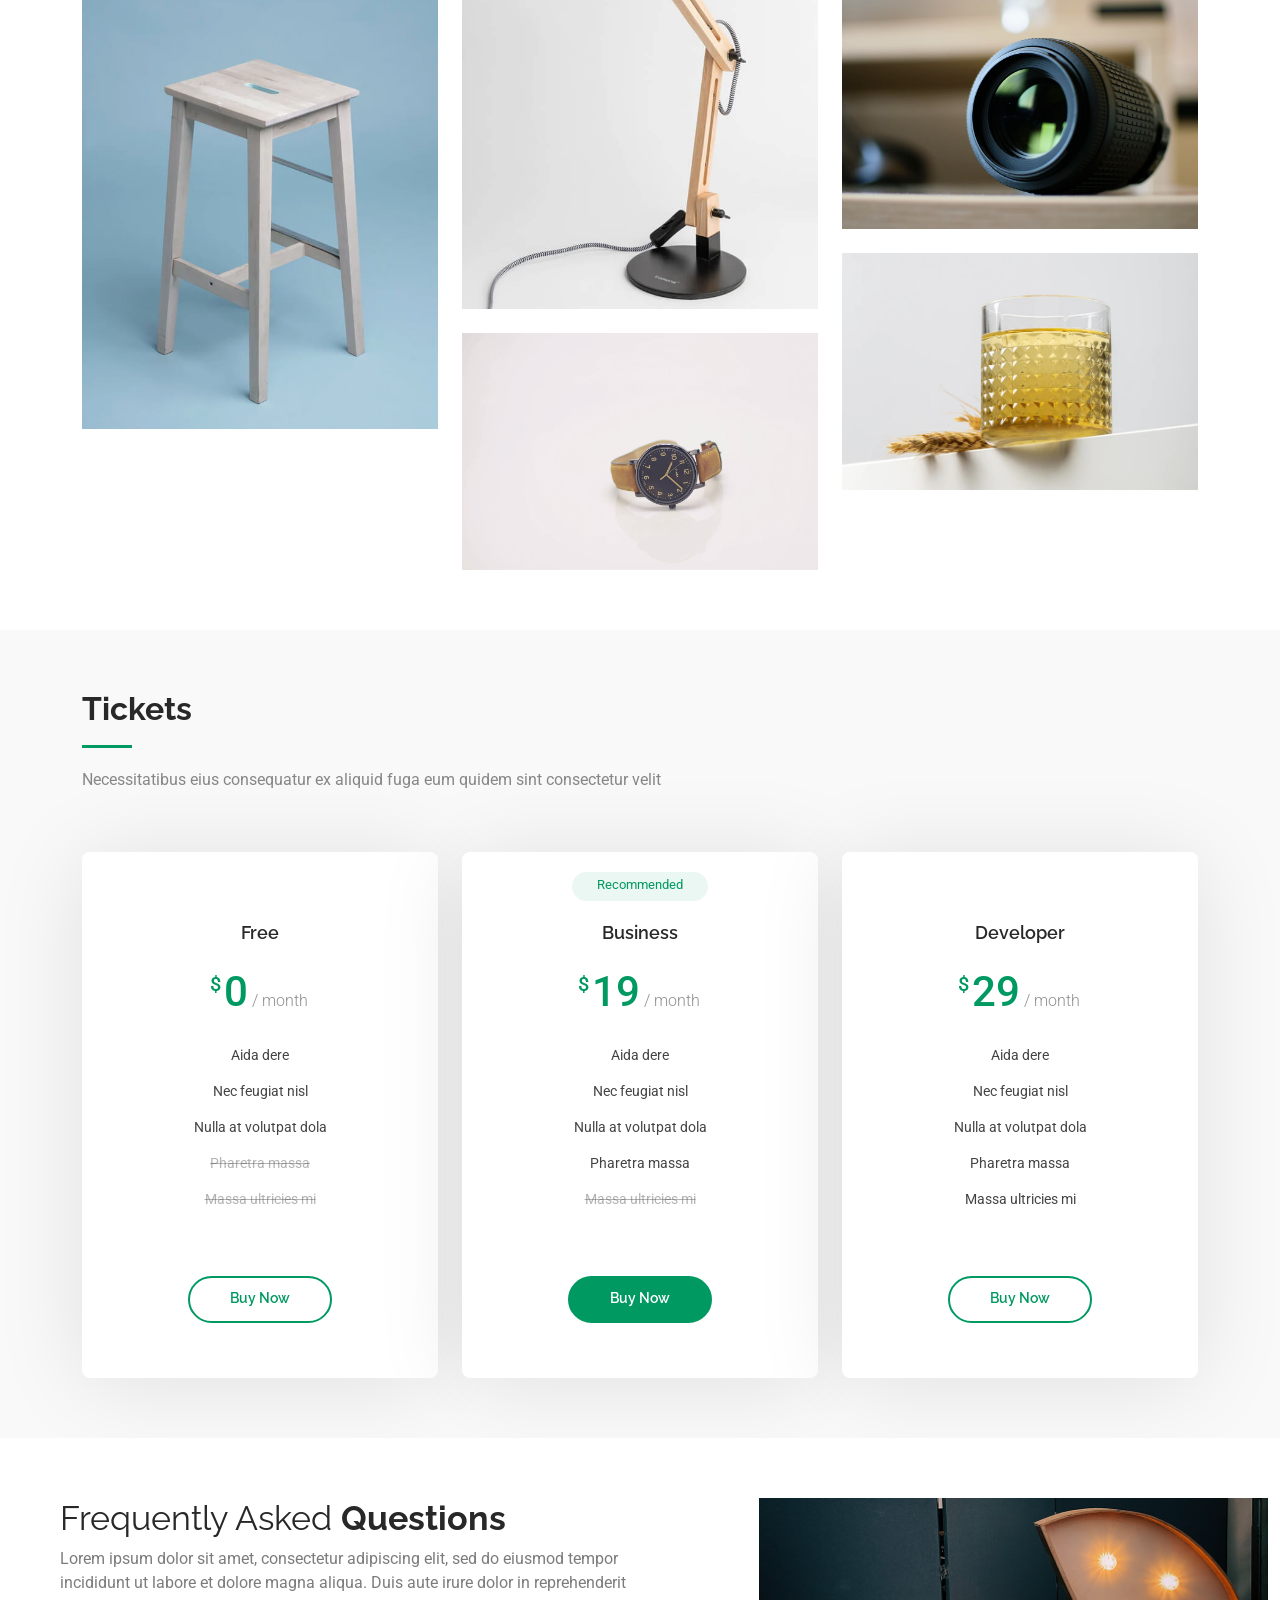
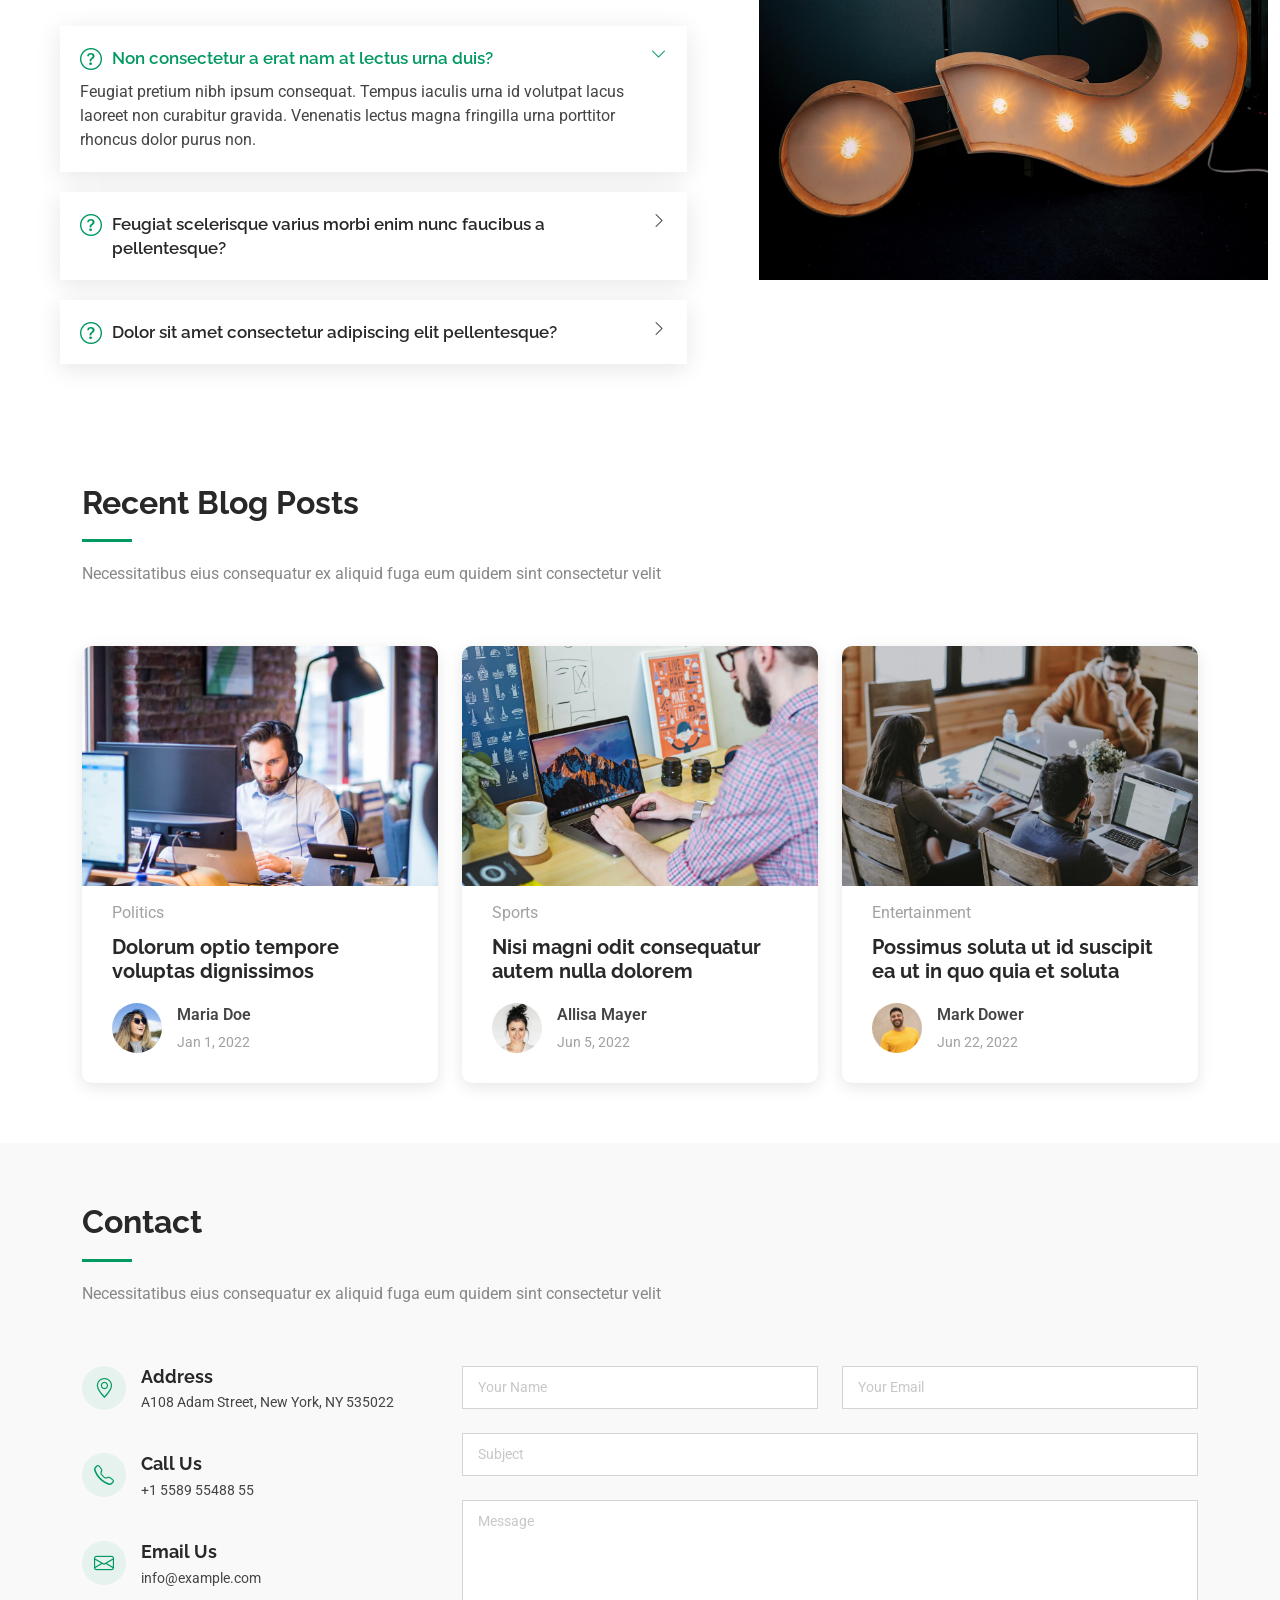
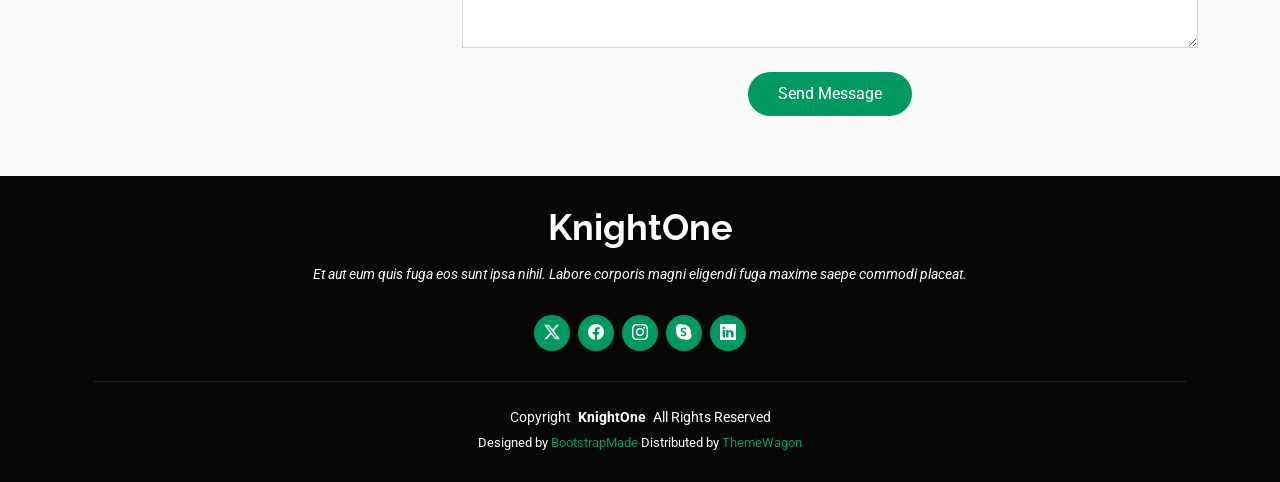
<file: EventManagementSystem.Web/wwwroot/Templates/KnightOne/index.html>
<!DOCTYPE html>
<html lang="en">

<head>
  <meta charset="utf-8">
  <meta content="width=device-width, initial-scale=1.0" name="viewport">
  <title>Index - KnightOne Bootstrap Template</title>
  <meta name="description" content="">
  <meta name="keywords" content="">

  <!-- Favicons -->
  <link href="assets/img/favicon.png" rel="icon">
  <link href="assets/img/apple-touch-icon.png" rel="apple-touch-icon">

  <!-- Fonts -->
  <link href="https://fonts.googleapis.com" rel="preconnect">
  <link href="https://fonts.gstatic.com" rel="preconnect" crossorigin>
  <link href="https://fonts.googleapis.com/css2?family=Roboto:ital,wght@0,100;0,300;0,400;0,500;0,700;0,900;1,100;1,300;1,400;1,500;1,700;1,900&family=Poppins:ital,wght@0,100;0,200;0,300;0,400;0,500;0,600;0,700;0,800;0,900;1,100;1,200;1,300;1,400;1,500;1,600;1,700;1,800;1,900&family=Raleway:ital,wght@0,100;0,200;0,300;0,400;0,500;0,600;0,700;0,800;0,900;1,100;1,200;1,300;1,400;1,500;1,600;1,700;1,800;1,900&display=swap" rel="stylesheet">

  <!-- Vendor CSS Files -->
  <link href="assets/vendor/bootstrap/css/bootstrap.min.css" rel="stylesheet">
  <link href="assets/vendor/bootstrap-icons/bootstrap-icons.css" rel="stylesheet">
  <link href="assets/vendor/aos/aos.css" rel="stylesheet">
  <link href="assets/vendor/glightbox/css/glightbox.min.css" rel="stylesheet">
  <link href="assets/vendor/swiper/swiper-bundle.min.css" rel="stylesheet">

  <!-- Main CSS File -->
  <link href="assets/css/main.css" rel="stylesheet">

  <!-- =======================================================
  * Template Name: KnightOne
  * Template URL: https://bootstrapmade.com/knight-simple-one-page-bootstrap-template/
  * Updated: Oct 16 2024 with Bootstrap v5.3.3
  * Author: BootstrapMade.com
  * License: https://bootstrapmade.com/license/
  ======================================================== -->
</head>

<body class="index-page">

  <header id="header" class="header d-flex align-items-center fixed-top">
    <div class="container position-relative d-flex align-items-center justify-content-between">

      <a href="index.html" class="logo d-flex align-items-center me-auto me-xl-0">
        <!-- Uncomment the line below if you also wish to use an image logo -->
        <!-- <img src="assets/img/logo.png" alt=""> -->
        <h1 class="sitename">KnightOne</h1>
      </a>

      <nav id="navmenu" class="navmenu">
          <ul>
              <li><a href="#hero" class="nav-item nav-link active">Home</a></li>
              <li><a href="#about" class="nav-item nav-link">About</a></li>
              <li><a href="#schedule" class="nav-item nav-link">Schedule</a></li>
              <li><a href="#speakers" class="nav-item nav-link">Speakers</a></li>
              <li><a href="#tickets" class="nav-item nav-link">Tickets</a></li>
              <li><a href="#sponsors" class="nav-item nav-link">Sponsors</a></li>
          </ul>
        <i class="mobile-nav-toggle d-xl-none bi bi-list"></i>
      </nav>

      <a class="cta-btn" href="#about">Get Started</a>

    </div>
  </header>

  <main class="main">

    <!-- Hero Section -->
    <section id="hero" class="hero section dark-background">

      <img src="assets/img/hero-bg.jpg" alt="" data-aos="fade-in">

      <div class="container d-flex flex-column align-items-center text-center">
        <h2 data-aos="fade-up" data-aos-delay="100">Welcome to Our Website</h2>
        <p data-aos="fade-up" data-aos-delay="200">We are team of talented designers making websites with Bootstrap</p>
        <div data-aos="fade-up" data-aos-delay="300">
          <a href="https://www.youtube.com/watch?v=Y7f98aduVJ8" class="glightbox pulsating-play-btn"></a>
        </div>
      </div>

    </section><!-- /Hero Section -->

    <!-- About Section -->
    <section id="about" class="about section">

      <!-- Section Title -->
      <div class="container section-title" data-aos="fade-up">
        <h2>About</h2>
        <p>Necessitatibus eius consequatur ex aliquid fuga eum quidem sint consectetur velit</p>
      </div><!-- End Section Title -->

      <div class="container">

        <div class="row gy-4">

          <div class="col-lg-6 content" data-aos="fade-up" data-aos-delay="100">
            <p>
              Lorem ipsum dolor sit amet, consectetur adipiscing elit, sed do eiusmod tempor incididunt ut labore et dolore
              magna aliqua.
            </p>
            <ul>
              <li><i class="bi bi-check2-circle"></i> <span>Ullamco laboris nisi ut aliquip ex ea commodo consequat.</span></li>
              <li><i class="bi bi-check2-circle"></i> <span>Duis aute irure dolor in reprehenderit in voluptate velit.</span></li>
              <li><i class="bi bi-check2-circle"></i> <span>Ullamco laboris nisi ut aliquip ex ea commodo</span></li>
            </ul>
          </div>

          <div class="col-lg-6" data-aos="fade-up" data-aos-delay="200">
            <p>Ullamco laboris nisi ut aliquip ex ea commodo consequat. Duis aute irure dolor in reprehenderit in voluptate velit esse cillum dolore eu fugiat nulla pariatur. Excepteur sint occaecat cupidatat non proident, sunt in culpa qui officia deserunt mollit anim id est laborum. </p>
            <a href="#" class="read-more"><span>Read More</span><i class="bi bi-arrow-right"></i></a>
          </div>

        </div>

      </div>

    </section><!-- /About Section -->

    <!-- Services Section -->
    <section id="services" class="services section">

      <!-- Section Title -->
      <div class="container section-title" data-aos="fade-up">
        <h2>Services</h2>
        <p>Necessitatibus eius consequatur ex aliquid fuga eum quidem sint consectetur velit</p>
      </div><!-- End Section Title -->

      <div class="container">

        <div class="row gy-4">

          <div class="col-lg-4 col-md-6" data-aos="fade-up" data-aos-delay="100">
            <div class="service-item  position-relative">
              <div class="icon">
                <i class="bi bi-activity"></i>
              </div>
              <a href="#" class="stretched-link">
                <h3>Nesciunt Mete</h3>
              </a>
              <p>Provident nihil minus qui consequatur non omnis maiores. Eos accusantium minus dolores iure perferendis tempore et consequatur.</p>
            </div>
          </div><!-- End Service Item -->

          <div class="col-lg-4 col-md-6" data-aos="fade-up" data-aos-delay="200">
            <div class="service-item position-relative">
              <div class="icon">
                <i class="bi bi-broadcast"></i>
              </div>
              <a href="#" class="stretched-link">
                <h3>Eosle Commodi</h3>
              </a>
              <p>Ut autem aut autem non a. Sint sint sit facilis nam iusto sint. Libero corrupti neque eum hic non ut nesciunt dolorem.</p>
            </div>
          </div><!-- End Service Item -->

          <div class="col-lg-4 col-md-6" data-aos="fade-up" data-aos-delay="300">
            <div class="service-item position-relative">
              <div class="icon">
                <i class="bi bi-easel"></i>
              </div>
              <a href="#" class="stretched-link">
                <h3>Ledo Markt</h3>
              </a>
              <p>Ut excepturi voluptatem nisi sed. Quidem fuga consequatur. Minus ea aut. Vel qui id voluptas adipisci eos earum corrupti.</p>
            </div>
          </div><!-- End Service Item -->

          <div class="col-lg-4 col-md-6" data-aos="fade-up" data-aos-delay="400">
            <div class="service-item position-relative">
              <div class="icon">
                <i class="bi bi-bounding-box-circles"></i>
              </div>
              <a href="#" class="stretched-link">
                <h3>Asperiores Commodit</h3>
              </a>
              <p>Non et temporibus minus omnis sed dolor esse consequatur. Cupiditate sed error ea fuga sit provident adipisci neque.</p>
              <a href="#" class="stretched-link"></a>
            </div>
          </div><!-- End Service Item -->

          <div class="col-lg-4 col-md-6" data-aos="fade-up" data-aos-delay="500">
            <div class="service-item position-relative">
              <div class="icon">
                <i class="bi bi-calendar4-week"></i>
              </div>
              <a href="#" class="stretched-link">
                <h3>Velit Doloremque</h3>
              </a>
              <p>Cumque et suscipit saepe. Est maiores autem enim facilis ut aut ipsam corporis aut. Sed animi at autem alias eius labore.</p>
              <a href="#" class="stretched-link"></a>
            </div>
          </div><!-- End Service Item -->

          <div class="col-lg-4 col-md-6" data-aos="fade-up" data-aos-delay="600">
            <div class="service-item position-relative">
              <div class="icon">
                <i class="bi bi-chat-square-text"></i>
              </div>
              <a href="#" class="stretched-link">
                <h3>Dolori Architecto</h3>
              </a>
              <p>Hic molestias ea quibusdam eos. Fugiat enim doloremque aut neque non et debitis iure. Corrupti recusandae ducimus enim.</p>
              <a href="#" class="stretched-link"></a>
            </div>
          </div><!-- End Service Item -->

        </div>

      </div>

    </section><!-- /Services Section -->

    <!-- Call To Action Section -->
    <section id="call-to-action" class="call-to-action section dark-background">

      <img src="assets/img/cta-bg.jpg" alt="">

      <div class="container">

        <div class="row" data-aos="zoom-in" data-aos-delay="100">
          <div class="col-xl-9 text-center text-xl-start">
            <h3>Call To Action</h3>
            <p>Duis aute irure dolor in reprehenderit in voluptate velit esse cillum dolore eu fugiat nulla pariatur. Excepteur sint occaecat cupidatat non proident, sunt in culpa qui officia deserunt mollit anim id est laborum.</p>
          </div>
          <div class="col-xl-3 cta-btn-container text-center">
            <a class="cta-btn align-middle" href="#">Call To Action</a>
          </div>
        </div>

      </div>

    </section><!-- /Call To Action Section -->

    <!-- Features Section -->
    <section id="schedule" class="features section">

      <div class="container">

        <div class="row gy-4">

          <div class="features-image col-lg-6 order-lg-2" data-aos="fade-up" data-aos-delay="100"><img src="assets/img/features-bg.jpg" alt=""></div>

          <div class="col-lg-6 order-lg-1">

            <div class="features-item d-flex ps-0 ps-lg-3 pt-4 pt-lg-0" data-aos="fade-up" data-aos-delay="200">
              <i class="bi bi-archive flex-shrink-0"></i>
              <div>
                <h4>Est labore ad</h4>
                <p>Consequuntur sunt aut quasi enim aliquam quae harum pariatur laboris nisi ut aliquip</p>
              </div>
            </div><!-- End Features Item-->

            <div class="features-item d-flex mt-5 ps-0 ps-lg-3" data-aos="fade-up" data-aos-delay="300">
              <i class="bi bi-basket flex-shrink-0"></i>
              <div>
                <h4>Harum esse qui</h4>
                <p>Excepteur sint occaecat cupidatat non proident, sunt in culpa qui officia deserunt</p>
              </div>
            </div><!-- End Features Item-->

            <div class="features-item d-flex mt-5 ps-0 ps-lg-3" data-aos="fade-up" data-aos-delay="400">
              <i class="bi bi-broadcast flex-shrink-0"></i>
              <div>
                <h4>Aut occaecati</h4>
                <p>Aut suscipit aut cum nemo deleniti aut omnis. Doloribus ut maiores omnis facere</p>
              </div>
            </div><!-- End Features Item-->

            <div class="features-item d-flex mt-5 ps-0 ps-lg-3" data-aos="fade-up" data-aos-delay="500">
              <i class="bi bi-camera-reels flex-shrink-0"></i>
              <div>
                <h4>Beatae veritatis</h4>
                <p>Expedita veritatis consequuntur nihil tempore laudantium vitae denat pacta</p>
              </div>
            </div><!-- End Features Item-->

          </div>

        </div>

      </div>

    </section><!-- /Features Section -->

    <!-- Clients Section -->
    <section id="speakers" class="clients section">

      <div class="container" data-aos="fade-up" data-aos-delay="100">

        <div class="row g-0 clients-wrap">

          <div class="col-xl-3 col-md-4 client-logo">
            <img src="assets/img/clients/client-1.png" class="img-fluid" alt="">
          </div><!-- End Client Item -->

          <div class="col-xl-3 col-md-4 client-logo">
            <img src="assets/img/clients/client-2.png" class="img-fluid" alt="">
          </div><!-- End Client Item -->

          <div class="col-xl-3 col-md-4 client-logo">
            <img src="assets/img/clients/client-3.png" class="img-fluid" alt="">
          </div><!-- End Client Item -->

          <div class="col-xl-3 col-md-4 client-logo">
            <img src="assets/img/clients/client-4.png" class="img-fluid" alt="">
          </div><!-- End Client Item -->

          <div class="col-xl-3 col-md-4 client-logo">
            <img src="assets/img/clients/client-5.png" class="img-fluid" alt="">
          </div><!-- End Client Item -->

          <div class="col-xl-3 col-md-4 client-logo">
            <img src="assets/img/clients/client-6.png" class="img-fluid" alt="">
          </div><!-- End Client Item -->

          <div class="col-xl-3 col-md-4 client-logo">
            <img src="assets/img/clients/client-7.png" class="img-fluid" alt="">
          </div><!-- End Client Item -->

          <div class="col-xl-3 col-md-4 client-logo">
            <img src="assets/img/clients/client-8.png" class="img-fluid" alt="">
          </div><!-- End Client Item -->

        </div>

      </div>

    </section><!-- /Clients Section -->

    <!-- Stats Section -->
    <section id="stats" class="stats section dark-background">

      <img src="assets/img/stats-bg.jpg" alt="" data-aos="fade-in">

      <div class="container position-relative" data-aos="fade-up" data-aos-delay="100">

        <div class="subheading">
          <h3>What we have achieved so far</h3>
          <p>Iusto et labore modi qui sapiente xpedita tempora et aut non ipsum consequatur illo.</p>
        </div>

        <div class="row gy-4">

          <div class="col-lg-3 col-md-6">
            <div class="stats-item text-center w-100 h-100">
              <span data-purecounter-start="0" data-purecounter-end="232" data-purecounter-duration="1" class="purecounter"></span>
              <p>Clients</p>
            </div>
          </div><!-- End Stats Item -->

          <div class="col-lg-3 col-md-6">
            <div class="stats-item text-center w-100 h-100">
              <span data-purecounter-start="0" data-purecounter-end="521" data-purecounter-duration="1" class="purecounter"></span>
              <p>Projects</p>
            </div>
          </div><!-- End Stats Item -->

          <div class="col-lg-3 col-md-6">
            <div class="stats-item text-center w-100 h-100">
              <span data-purecounter-start="0" data-purecounter-end="1453" data-purecounter-duration="1" class="purecounter"></span>
              <p>Hours Of Support</p>
            </div>
          </div><!-- End Stats Item -->

          <div class="col-lg-3 col-md-6">
            <div class="stats-item text-center w-100 h-100">
              <span data-purecounter-start="0" data-purecounter-end="32" data-purecounter-duration="1" class="purecounter"></span>
              <p>Workers</p>
            </div>
          </div><!-- End Stats Item -->

        </div>

      </div>

    </section><!-- /Stats Section -->

    <!-- Portfolio Section -->
    <section id="portfolio" class="portfolio section">

      <!-- Section Title -->
      <div class="container section-title" data-aos="fade-up">
        <h2>Portfolio</h2>
        <p>Necessitatibus eius consequatur ex aliquid fuga eum quidem sint consectetur velit</p>
      </div><!-- End Section Title -->

      <div class="container">

        <div class="isotope-layout" data-default-filter="*" data-layout="masonry" data-sort="original-order">

          <ul class="portfolio-filters isotope-filters" data-aos="fade-up" data-aos-delay="100">
            <li data-filter="*" class="filter-active">All</li>
            <li data-filter=".filter-app">App</li>
            <li data-filter=".filter-product">Card</li>
            <li data-filter=".filter-branding">Web</li>
          </ul><!-- End Portfolio Filters -->

          <div class="row gy-4 isotope-container" data-aos="fade-up" data-aos-delay="200">

            <div class="col-lg-4 col-md-6 portfolio-item isotope-item filter-app">
              <img src="assets/img/masonry-portfolio/masonry-portfolio-1.jpg" class="img-fluid" alt="">
              <div class="portfolio-info">
                <h4>App 1</h4>
                <p>Lorem ipsum, dolor sit</p>
                <a href="assets/img/masonry-portfolio/masonry-portfolio-1.jpg" title="App 1" data-gallery="portfolio-gallery-app" class="glightbox preview-link"><i class="bi bi-zoom-in"></i></a>
                <a href="portfolio-details.html" title="More Details" class="details-link"><i class="bi bi-link-45deg"></i></a>
              </div>
            </div><!-- End Portfolio Item -->

            <div class="col-lg-4 col-md-6 portfolio-item isotope-item filter-product">
              <img src="assets/img/masonry-portfolio/masonry-portfolio-2.jpg" class="img-fluid" alt="">
              <div class="portfolio-info">
                <h4>Product 1</h4>
                <p>Lorem ipsum, dolor sit</p>
                <a href="assets/img/masonry-portfolio/masonry-portfolio-2.jpg" title="Product 1" data-gallery="portfolio-gallery-product" class="glightbox preview-link"><i class="bi bi-zoom-in"></i></a>
                <a href="portfolio-details.html" title="More Details" class="details-link"><i class="bi bi-link-45deg"></i></a>
              </div>
            </div><!-- End Portfolio Item -->

            <div class="col-lg-4 col-md-6 portfolio-item isotope-item filter-branding">
              <img src="assets/img/masonry-portfolio/masonry-portfolio-3.jpg" class="img-fluid" alt="">
              <div class="portfolio-info">
                <h4>Branding 1</h4>
                <p>Lorem ipsum, dolor sit</p>
                <a href="assets/img/masonry-portfolio/masonry-portfolio-3.jpg" title="Branding 1" data-gallery="portfolio-gallery-branding" class="glightbox preview-link"><i class="bi bi-zoom-in"></i></a>
                <a href="portfolio-details.html" title="More Details" class="details-link"><i class="bi bi-link-45deg"></i></a>
              </div>
            </div><!-- End Portfolio Item -->

            <div class="col-lg-4 col-md-6 portfolio-item isotope-item filter-app">
              <img src="assets/img/masonry-portfolio/masonry-portfolio-4.jpg" class="img-fluid" alt="">
              <div class="portfolio-info">
                <h4>App 2</h4>
                <p>Lorem ipsum, dolor sit</p>
                <a href="assets/img/masonry-portfolio/masonry-portfolio-4.jpg" title="App 2" data-gallery="portfolio-gallery-app" class="glightbox preview-link"><i class="bi bi-zoom-in"></i></a>
                <a href="portfolio-details.html" title="More Details" class="details-link"><i class="bi bi-link-45deg"></i></a>
              </div>
            </div><!-- End Portfolio Item -->

            <div class="col-lg-4 col-md-6 portfolio-item isotope-item filter-product">
              <img src="assets/img/masonry-portfolio/masonry-portfolio-5.jpg" class="img-fluid" alt="">
              <div class="portfolio-info">
                <h4>Product 2</h4>
                <p>Lorem ipsum, dolor sit</p>
                <a href="assets/img/masonry-portfolio/masonry-portfolio-5.jpg" title="Product 2" data-gallery="portfolio-gallery-product" class="glightbox preview-link"><i class="bi bi-zoom-in"></i></a>
                <a href="portfolio-details.html" title="More Details" class="details-link"><i class="bi bi-link-45deg"></i></a>
              </div>
            </div><!-- End Portfolio Item -->

            <div class="col-lg-4 col-md-6 portfolio-item isotope-item filter-branding">
              <img src="assets/img/masonry-portfolio/masonry-portfolio-6.jpg" class="img-fluid" alt="">
              <div class="portfolio-info">
                <h4>Branding 2</h4>
                <p>Lorem ipsum, dolor sit</p>
                <a href="assets/img/masonry-portfolio/masonry-portfolio-6.jpg" title="Branding 2" data-gallery="portfolio-gallery-branding" class="glightbox preview-link"><i class="bi bi-zoom-in"></i></a>
                <a href="portfolio-details.html" title="More Details" class="details-link"><i class="bi bi-link-45deg"></i></a>
              </div>
            </div><!-- End Portfolio Item -->

            <div class="col-lg-4 col-md-6 portfolio-item isotope-item filter-app">
              <img src="assets/img/masonry-portfolio/masonry-portfolio-7.jpg" class="img-fluid" alt="">
              <div class="portfolio-info">
                <h4>App 3</h4>
                <p>Lorem ipsum, dolor sit</p>
                <a href="assets/img/masonry-portfolio/masonry-portfolio-7.jpg" title="App 3" data-gallery="portfolio-gallery-app" class="glightbox preview-link"><i class="bi bi-zoom-in"></i></a>
                <a href="portfolio-details.html" title="More Details" class="details-link"><i class="bi bi-link-45deg"></i></a>
              </div>
            </div><!-- End Portfolio Item -->

            <div class="col-lg-4 col-md-6 portfolio-item isotope-item filter-product">
              <img src="assets/img/masonry-portfolio/masonry-portfolio-8.jpg" class="img-fluid" alt="">
              <div class="portfolio-info">
                <h4>Product 3</h4>
                <p>Lorem ipsum, dolor sit</p>
                <a href="assets/img/masonry-portfolio/masonry-portfolio-8.jpg" title="Product 3" data-gallery="portfolio-gallery-product" class="glightbox preview-link"><i class="bi bi-zoom-in"></i></a>
                <a href="portfolio-details.html" title="More Details" class="details-link"><i class="bi bi-link-45deg"></i></a>
              </div>
            </div><!-- End Portfolio Item -->

            <div class="col-lg-4 col-md-6 portfolio-item isotope-item filter-branding">
              <img src="assets/img/masonry-portfolio/masonry-portfolio-9.jpg" class="img-fluid" alt="">
              <div class="portfolio-info">
                <h4>Branding 3</h4>
                <p>Lorem ipsum, dolor sit</p>
                <a href="assets/img/masonry-portfolio/masonry-portfolio-9.jpg" title="Branding 2" data-gallery="portfolio-gallery-branding" class="glightbox preview-link"><i class="bi bi-zoom-in"></i></a>
                <a href="portfolio-details.html" title="More Details" class="details-link"><i class="bi bi-link-45deg"></i></a>
              </div>
            </div><!-- End Portfolio Item -->

          </div><!-- End Portfolio Container -->

        </div>

      </div>

    </section><!-- /Portfolio Section -->

    <!-- Pricing Section -->
    <section id="tickets" class="pricing section light-background">

      <!-- Section Title -->
      <div class="container section-title" data-aos="fade-up">
          <h2>Tickets</h2>
        <p>Necessitatibus eius consequatur ex aliquid fuga eum quidem sint consectetur velit</p>
      </div><!-- End Section Title -->

      <div class="container">

        <div class="row gy-4">

          <div class="col-lg-4 col-md-6" data-aos="fade-up" data-aos-delay="100">
            <div class="pricing-item">
              <h3>Free</h3>
              <h4><sup>$</sup>0<span> / month</span></h4>
              <ul>
                <li>Aida dere</li>
                <li>Nec feugiat nisl</li>
                <li>Nulla at volutpat dola</li>
                <li class="na">Pharetra massa</li>
                <li class="na">Massa ultricies mi</li>
              </ul>
              <div class="btn-wrap">
                <a href="#" class="btn-buy">Buy Now</a>
              </div>
            </div>
          </div><!-- End Pricing Item -->

          <div class="col-lg-4 col-md-6" data-aos="fade-up" data-aos-delay="200">
            <div class="pricing-item recommended">
              <span class="recommended-badge">Recommended</span>
              <h3>Business</h3>
              <h4><sup>$</sup>19<span> / month</span></h4>
              <ul>
                <li>Aida dere</li>
                <li>Nec feugiat nisl</li>
                <li>Nulla at volutpat dola</li>
                <li>Pharetra massa</li>
                <li class="na">Massa ultricies mi</li>
              </ul>
              <div class="btn-wrap">
                <a href="#" class="btn-buy">Buy Now</a>
              </div>
            </div>
          </div><!-- End Pricing Item -->

          <div class="col-lg-4 col-md-6" data-aos="fade-up" data-aos-delay="300">
            <div class="pricing-item">
              <h3>Developer</h3>
              <h4><sup>$</sup>29<span> / month</span></h4>
              <ul>
                <li>Aida dere</li>
                <li>Nec feugiat nisl</li>
                <li>Nulla at volutpat dola</li>
                <li>Pharetra massa</li>
                <li>Massa ultricies mi</li>
              </ul>
              <div class="btn-wrap">
                <a href="#" class="btn-buy">Buy Now</a>
              </div>
            </div>
          </div><!-- End Pricing Item -->

        </div>

      </div>

    </section><!-- /Pricing Section -->

    <!-- Faq Section -->
    <section id="faq" class="faq section">

      <div class="container-fluid">

        <div class="row gy-4">

          <div class="col-lg-7 d-flex flex-column justify-content-center order-2 order-lg-1">

            <div class="content px-xl-5" data-aos="fade-up" data-aos-delay="100">
              <h3><span>Frequently Asked </span><strong>Questions</strong></h3>
              <p>
                Lorem ipsum dolor sit amet, consectetur adipiscing elit, sed do eiusmod tempor incididunt ut labore et dolore magna aliqua. Duis aute irure dolor in reprehenderit
              </p>
            </div>

            <div class="faq-container px-xl-5" data-aos="fade-up" data-aos-delay="200">

              <div class="faq-item faq-active">
                <i class="faq-icon bi bi-question-circle"></i>
                <h3>Non consectetur a erat nam at lectus urna duis?</h3>
                <div class="faq-content">
                  <p>Feugiat pretium nibh ipsum consequat. Tempus iaculis urna id volutpat lacus laoreet non curabitur gravida. Venenatis lectus magna fringilla urna porttitor rhoncus dolor purus non.</p>
                </div>
                <i class="faq-toggle bi bi-chevron-right"></i>
              </div><!-- End Faq item-->

              <div class="faq-item">
                <i class="faq-icon bi bi-question-circle"></i>
                <h3>Feugiat scelerisque varius morbi enim nunc faucibus a pellentesque?</h3>
                <div class="faq-content">
                  <p>Dolor sit amet consectetur adipiscing elit pellentesque habitant morbi. Id interdum velit laoreet id donec ultrices. Fringilla phasellus faucibus scelerisque eleifend donec pretium. Est pellentesque elit ullamcorper dignissim. Mauris ultrices eros in cursus turpis massa tincidunt dui.</p>
                </div>
                <i class="faq-toggle bi bi-chevron-right"></i>
              </div><!-- End Faq item-->

              <div class="faq-item">
                <i class="faq-icon bi bi-question-circle"></i>
                <h3>Dolor sit amet consectetur adipiscing elit pellentesque?</h3>
                <div class="faq-content">
                  <p>Eleifend mi in nulla posuere sollicitudin aliquam ultrices sagittis orci. Faucibus pulvinar elementum integer enim. Sem nulla pharetra diam sit amet nisl suscipit. Rutrum tellus pellentesque eu tincidunt. Lectus urna duis convallis convallis tellus. Urna molestie at elementum eu facilisis sed odio morbi quis</p>
                </div>
                <i class="faq-toggle bi bi-chevron-right"></i>
              </div><!-- End Faq item-->

            </div>

          </div>

          <div class="col-lg-5 order-1 order-lg-2">
            <img src="assets/img/faq.jpg" class="img-fluid" alt="" data-aos="zoom-in" data-aos-delay="100">
          </div>
        </div>

      </div>

    </section><!-- /Faq Section -->

    <!-- Recent Posts Section -->
    <section id="sponsors" class="recent-posts section">

      <!-- Section Title -->
      <div class="container section-title" data-aos="fade-up">
        <h2>Recent Blog Posts</h2>
        <p>Necessitatibus eius consequatur ex aliquid fuga eum quidem sint consectetur velit</p>
      </div><!-- End Section Title -->

      <div class="container">

        <div class="row gy-4">

          <div class="col-xl-4 col-md-6" data-aos="fade-up" data-aos-delay="100">
            <article>

              <div class="post-img">
                <img src="assets/img/blog/blog-1.jpg" alt="" class="img-fluid">
              </div>

              <p class="post-category">Politics</p>

              <h2 class="title">
                <a href="blog-details.html">Dolorum optio tempore voluptas dignissimos</a>
              </h2>

              <div class="d-flex align-items-center">
                <img src="assets/img/blog/blog-author.jpg" alt="" class="img-fluid post-author-img flex-shrink-0">
                <div class="post-meta">
                  <p class="post-author">Maria Doe</p>
                  <p class="post-date">
                    <time datetime="2022-01-01">Jan 1, 2022</time>
                  </p>
                </div>
              </div>

            </article>
          </div><!-- End post list item -->

          <div class="col-xl-4 col-md-6" data-aos="fade-up" data-aos-delay="200">
            <article>

              <div class="post-img">
                <img src="assets/img/blog/blog-2.jpg" alt="" class="img-fluid">
              </div>

              <p class="post-category">Sports</p>

              <h2 class="title">
                <a href="blog-details.html">Nisi magni odit consequatur autem nulla dolorem</a>
              </h2>

              <div class="d-flex align-items-center">
                <img src="assets/img/blog/blog-author-2.jpg" alt="" class="img-fluid post-author-img flex-shrink-0">
                <div class="post-meta">
                  <p class="post-author">Allisa Mayer</p>
                  <p class="post-date">
                    <time datetime="2022-01-01">Jun 5, 2022</time>
                  </p>
                </div>
              </div>

            </article>
          </div><!-- End post list item -->

          <div class="col-xl-4 col-md-6" data-aos="fade-up" data-aos-delay="300">
            <article>

              <div class="post-img">
                <img src="assets/img/blog/blog-3.jpg" alt="" class="img-fluid">
              </div>

              <p class="post-category">Entertainment</p>

              <h2 class="title">
                <a href="blog-details.html">Possimus soluta ut id suscipit ea ut in quo quia et soluta</a>
              </h2>

              <div class="d-flex align-items-center">
                <img src="assets/img/blog/blog-author-3.jpg" alt="" class="img-fluid post-author-img flex-shrink-0">
                <div class="post-meta">
                  <p class="post-author">Mark Dower</p>
                  <p class="post-date">
                    <time datetime="2022-01-01">Jun 22, 2022</time>
                  </p>
                </div>
              </div>

            </article>
          </div><!-- End post list item -->

        </div><!-- End recent posts list -->

      </div>

    </section><!-- /Recent Posts Section -->

    <!-- Contact Section -->
    <section id="contact" class="contact section light-background">

      <!-- Section Title -->
      <div class="container section-title" data-aos="fade-up">
        <h2>Contact</h2>
        <p>Necessitatibus eius consequatur ex aliquid fuga eum quidem sint consectetur velit</p>
      </div><!-- End Section Title -->

      <div class="container" data-aos="fade" data-aos-delay="100">

        <div class="row gy-4">

          <div class="col-lg-4">
            <div class="info-item d-flex" data-aos="fade-up" data-aos-delay="200">
              <i class="bi bi-geo-alt flex-shrink-0"></i>
              <div>
                <h3>Address</h3>
                <p>A108 Adam Street, New York, NY 535022</p>
              </div>
            </div><!-- End Info Item -->

            <div class="info-item d-flex" data-aos="fade-up" data-aos-delay="300">
              <i class="bi bi-telephone flex-shrink-0"></i>
              <div>
                <h3>Call Us</h3>
                <p>+1 5589 55488 55</p>
              </div>
            </div><!-- End Info Item -->

            <div class="info-item d-flex" data-aos="fade-up" data-aos-delay="400">
              <i class="bi bi-envelope flex-shrink-0"></i>
              <div>
                <h3>Email Us</h3>
                <p>info@example.com</p>
              </div>
            </div><!-- End Info Item -->

          </div>

          <div class="col-lg-8">
            <form action="forms/contact.php" method="post" class="php-email-form" data-aos="fade-up" data-aos-delay="200">
              <div class="row gy-4">

                <div class="col-md-6">
                  <input type="text" name="name" class="form-control" placeholder="Your Name" required="">
                </div>

                <div class="col-md-6 ">
                  <input type="email" class="form-control" name="email" placeholder="Your Email" required="">
                </div>

                <div class="col-md-12">
                  <input type="text" class="form-control" name="subject" placeholder="Subject" required="">
                </div>

                <div class="col-md-12">
                  <textarea class="form-control" name="message" rows="6" placeholder="Message" required=""></textarea>
                </div>

                <div class="col-md-12 text-center">
                  <div class="loading">Loading</div>
                  <div class="error-message"></div>
                  <div class="sent-message">Your message has been sent. Thank you!</div>

                  <button type="submit">Send Message</button>
                </div>

              </div>
            </form>
          </div><!-- End Contact Form -->

        </div>

      </div>

    </section><!-- /Contact Section -->

  </main>

  <footer id="footer" class="footer dark-background">
    <div class="container">
      <h3 class="sitename">KnightOne</h3>
      <p>Et aut eum quis fuga eos sunt ipsa nihil. Labore corporis magni eligendi fuga maxime saepe commodi placeat.</p>
      <div class="social-links d-flex justify-content-center">
        <a href=""><i class="bi bi-twitter-x"></i></a>
        <a href=""><i class="bi bi-facebook"></i></a>
        <a href=""><i class="bi bi-instagram"></i></a>
        <a href=""><i class="bi bi-skype"></i></a>
        <a href=""><i class="bi bi-linkedin"></i></a>
      </div>
      <div class="container">
        <div class="copyright">
          <span>Copyright</span> <strong class="px-1 sitename">KnightOne</strong> <span>All Rights Reserved</span>
        </div>
        <div class="credits">
          <!-- All the links in the footer should remain intact. -->
          <!-- You can delete the links only if you've purchased the pro version. -->
          <!-- Licensing information: https://bootstrapmade.com/license/ -->
          <!-- Purchase the pro version with working PHP/AJAX contact form: [buy-url] -->
          Designed by <a href="https://bootstrapmade.com/">BootstrapMade</a> Distributed by <a href=“https://themewagon.com>ThemeWagon
        </div>
      </div>
    </div>
  </footer>

  <!-- Scroll Top -->
  <a href="#" id="scroll-top" class="scroll-top d-flex align-items-center justify-content-center"><i class="bi bi-arrow-up-short"></i></a>

  <!-- Preloader -->
  <div id="preloader"></div>

  <!-- Vendor JS Files -->
  <script src="assets/vendor/bootstrap/js/bootstrap.bundle.min.js"></script>
  <script src="assets/vendor/php-email-form/validate.js"></script>
  <script src="assets/vendor/aos/aos.js"></script>
  <script src="assets/vendor/glightbox/js/glightbox.min.js"></script>
  <script src="assets/vendor/purecounter/purecounter_vanilla.js"></script>
  <script src="assets/vendor/imagesloaded/imagesloaded.pkgd.min.js"></script>
  <script src="assets/vendor/isotope-layout/isotope.pkgd.min.js"></script>
  <script src="assets/vendor/swiper/swiper-bundle.min.js"></script>

  <!-- Main JS File -->
  <script src="assets/js/main.js"></script>

</body>

</html>
</file>
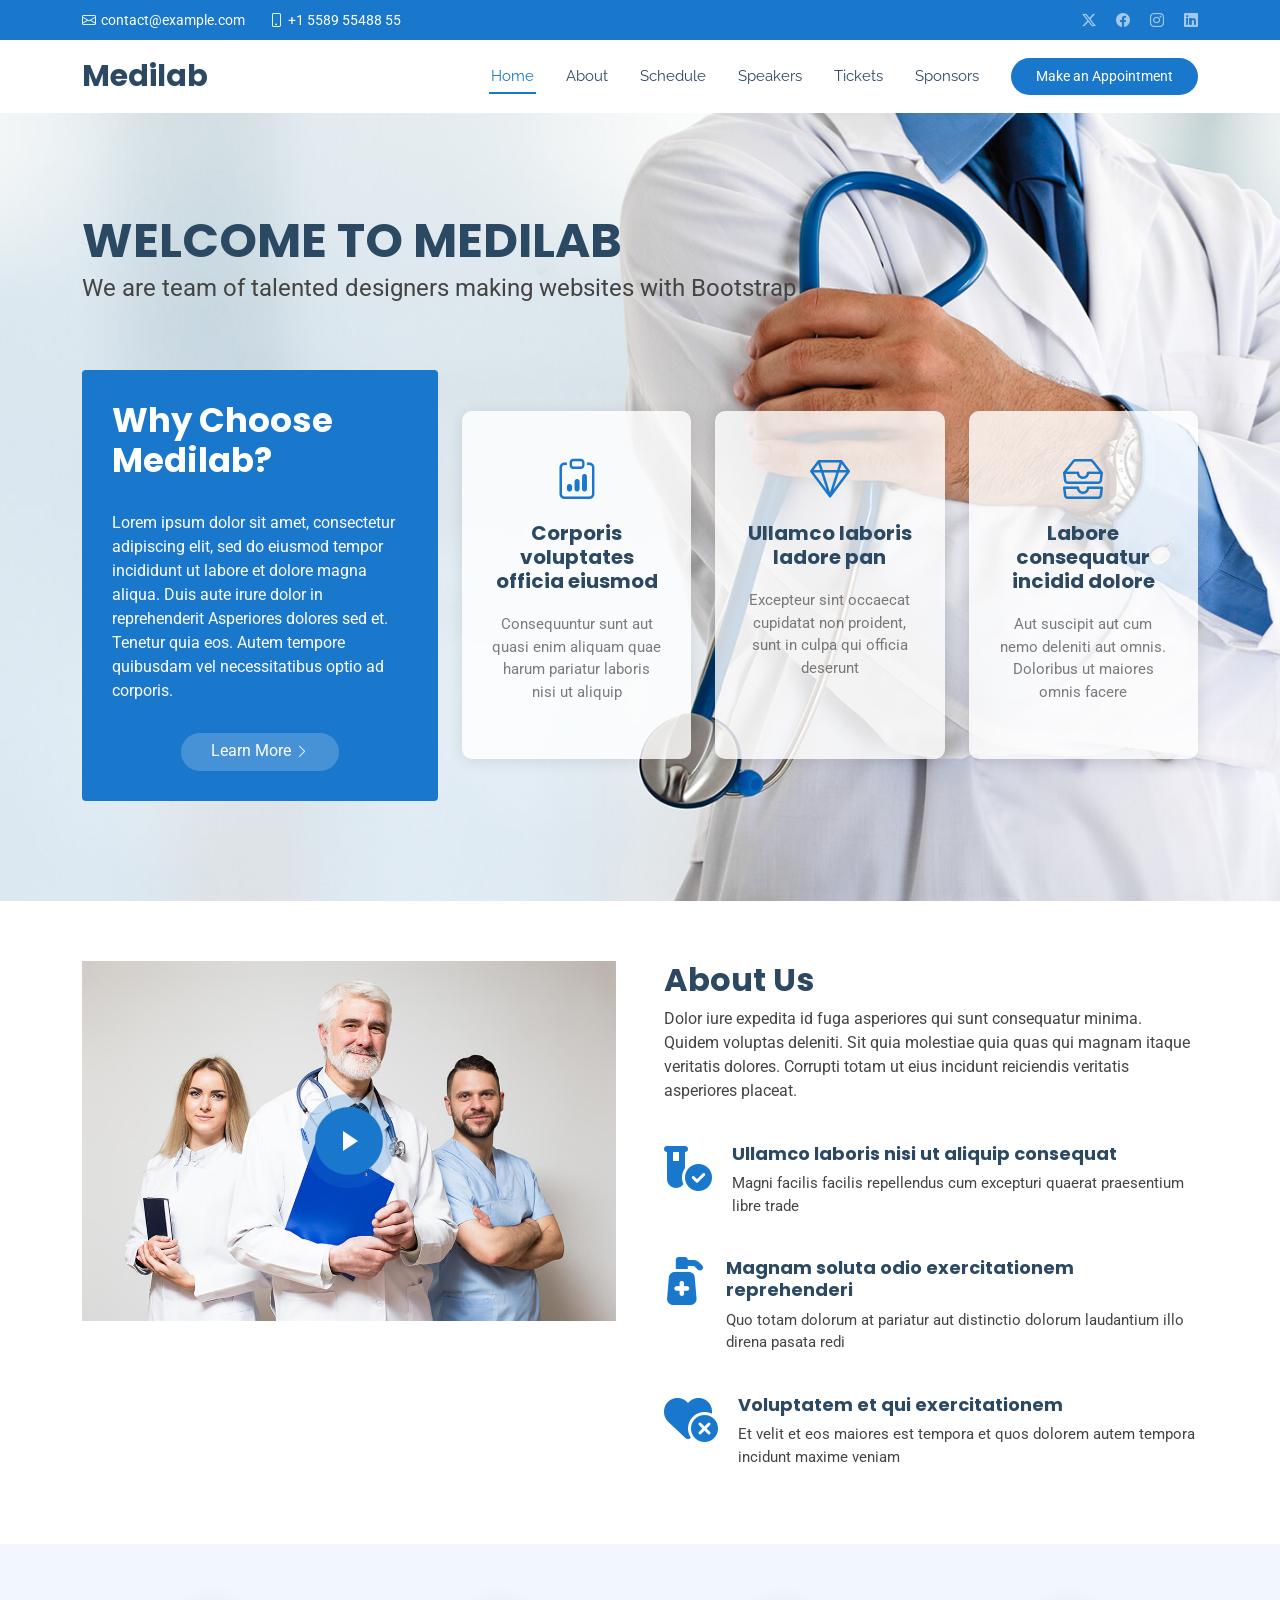
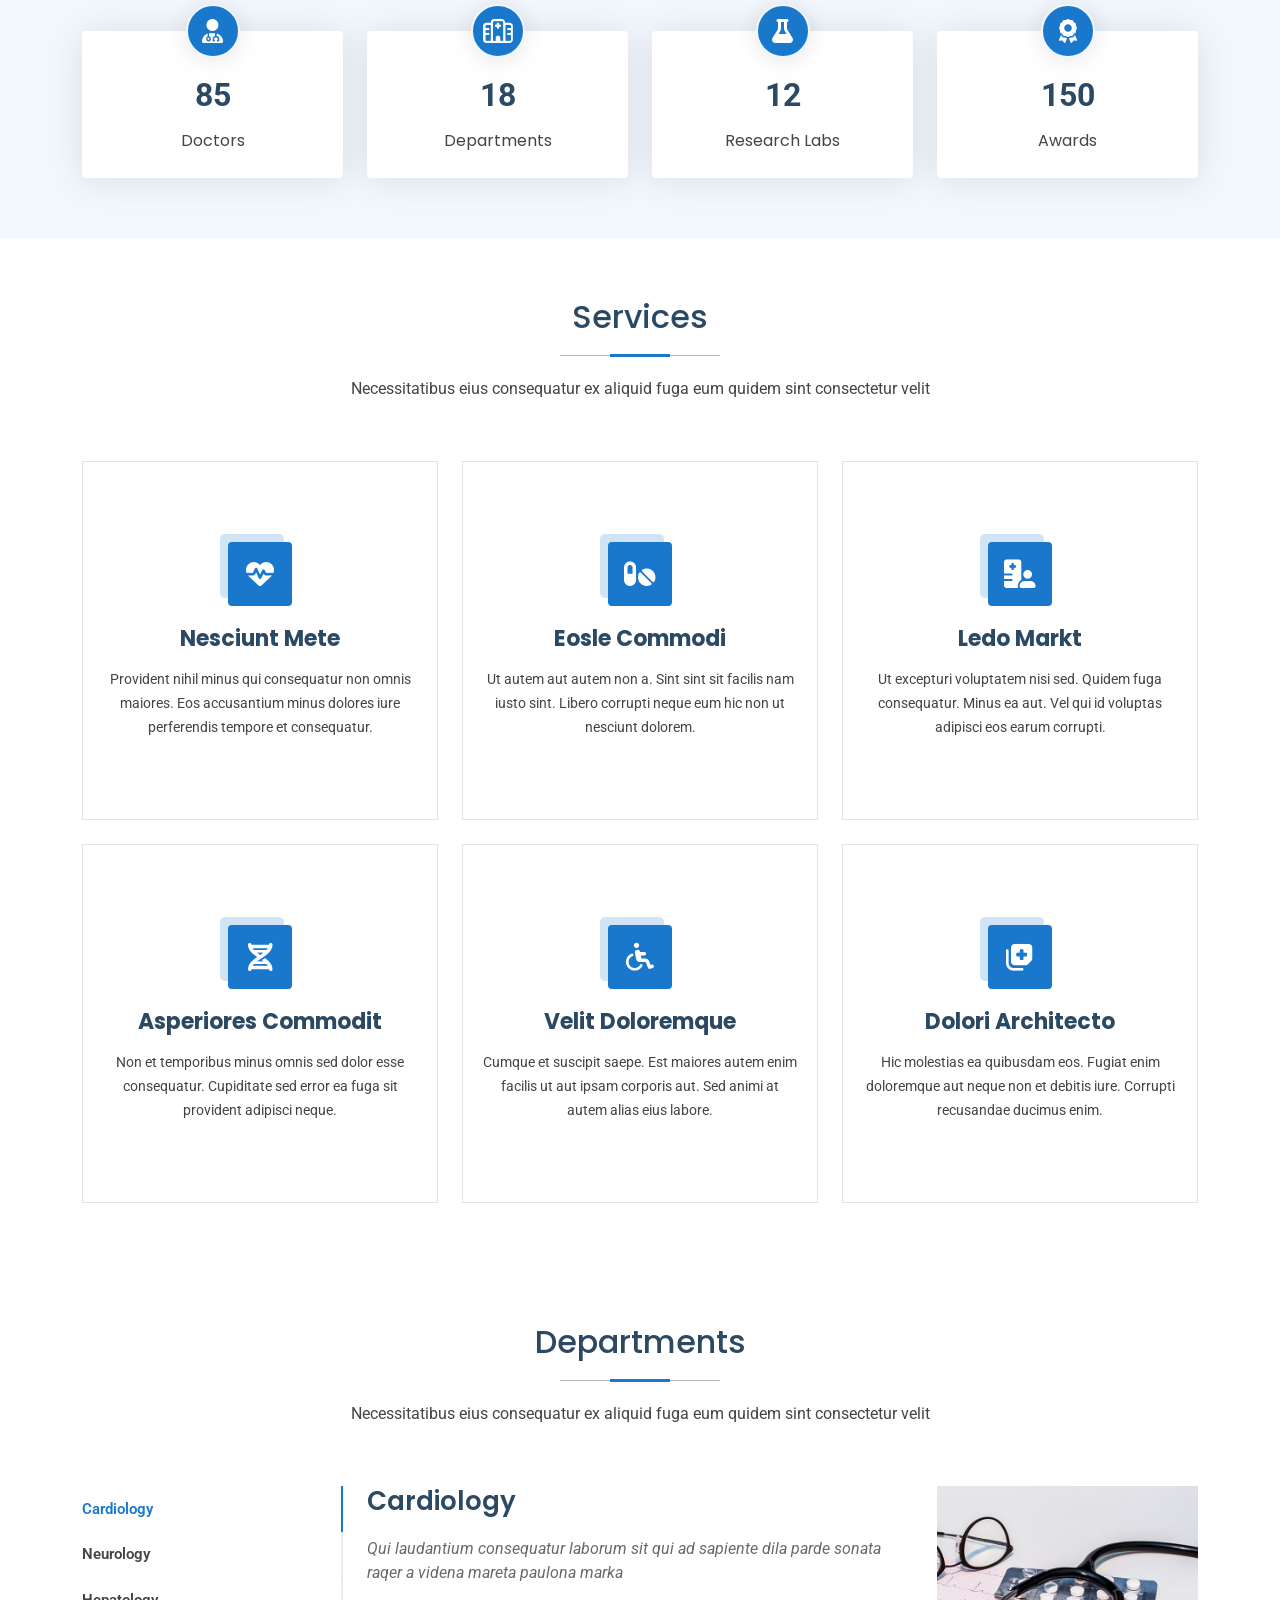
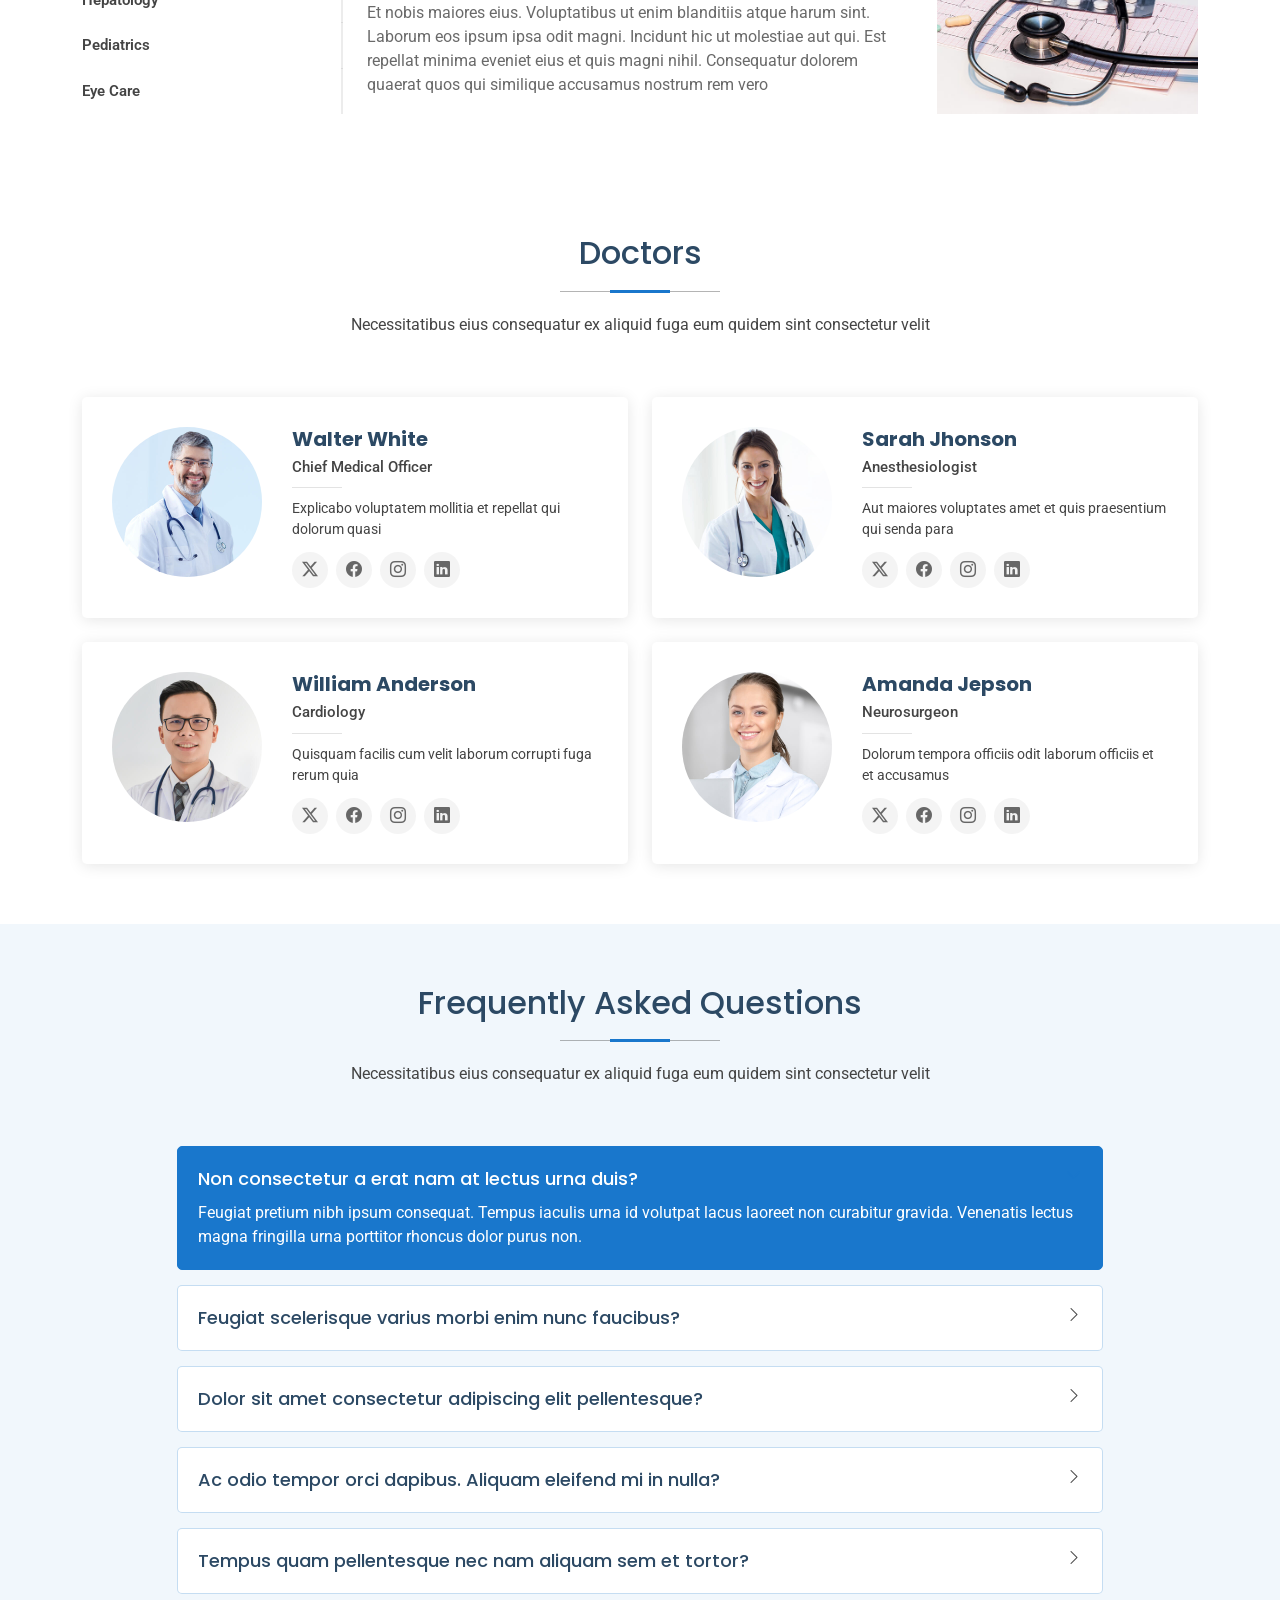
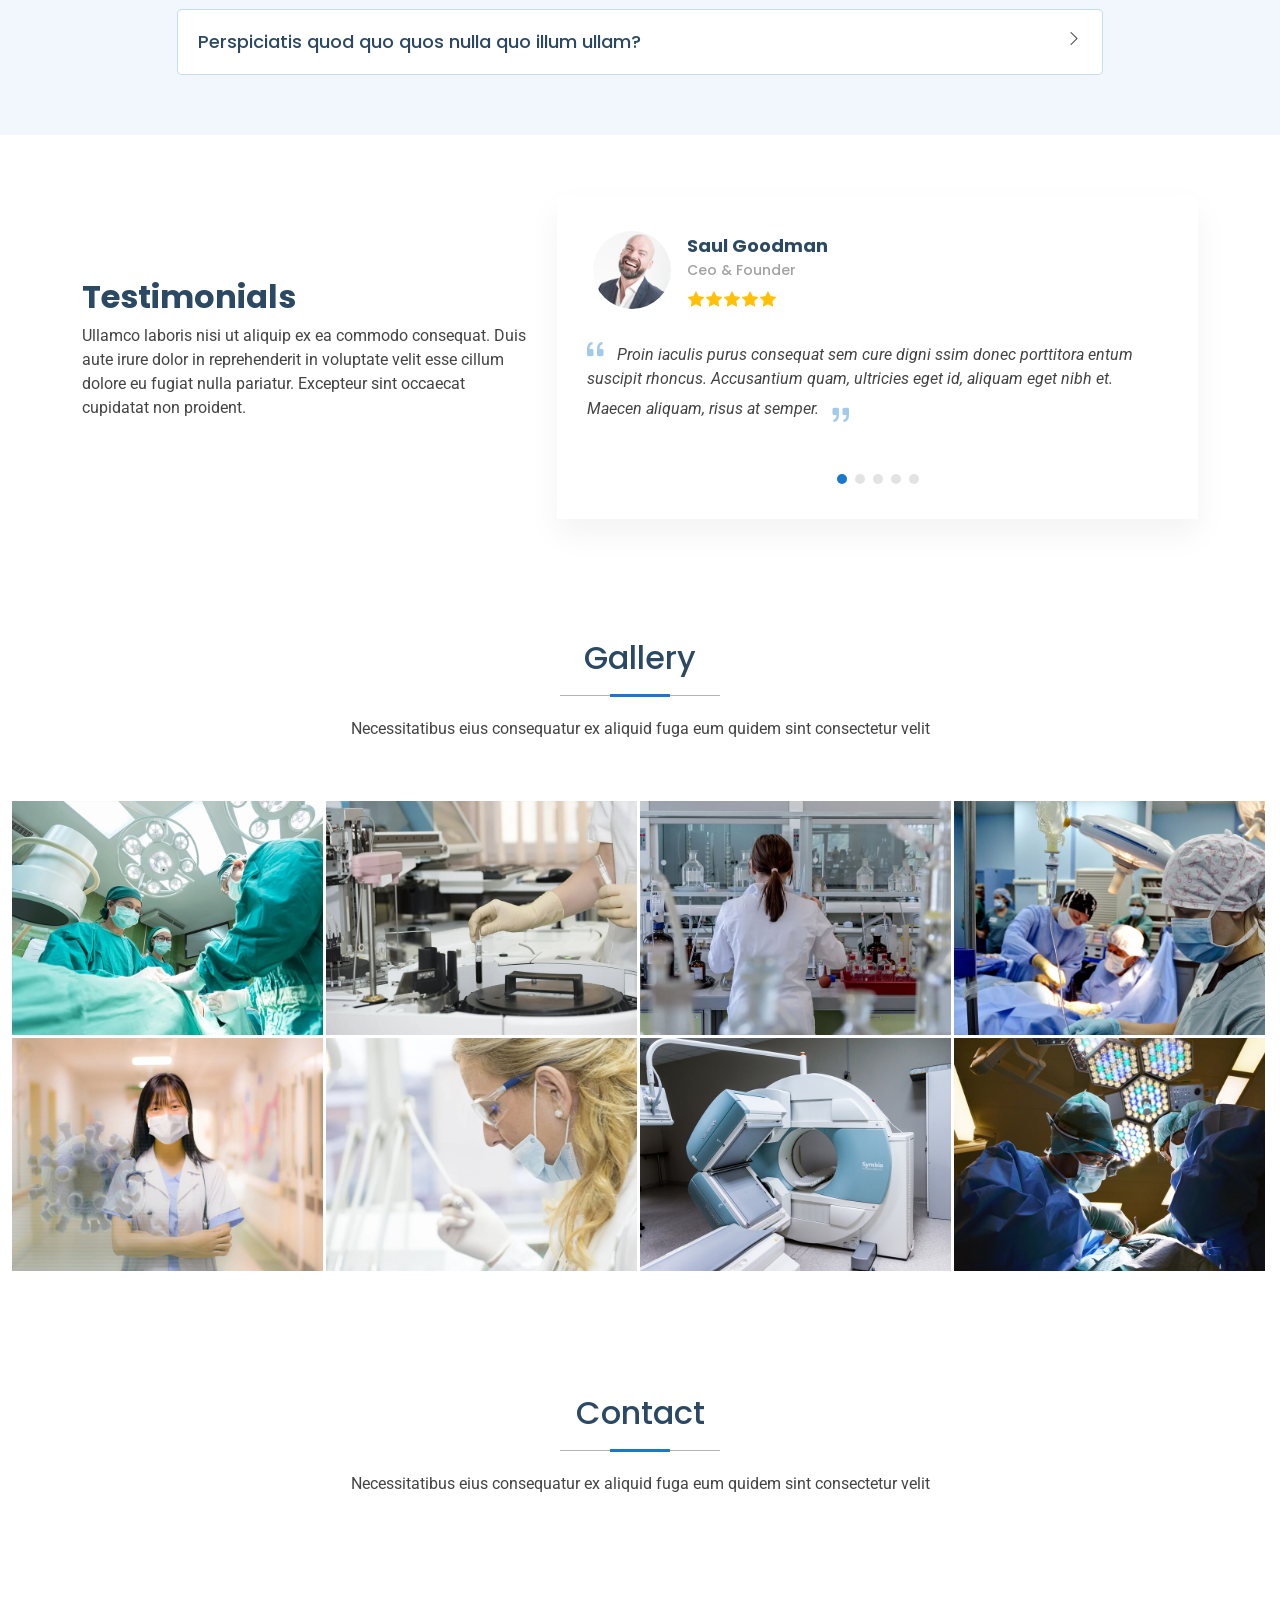
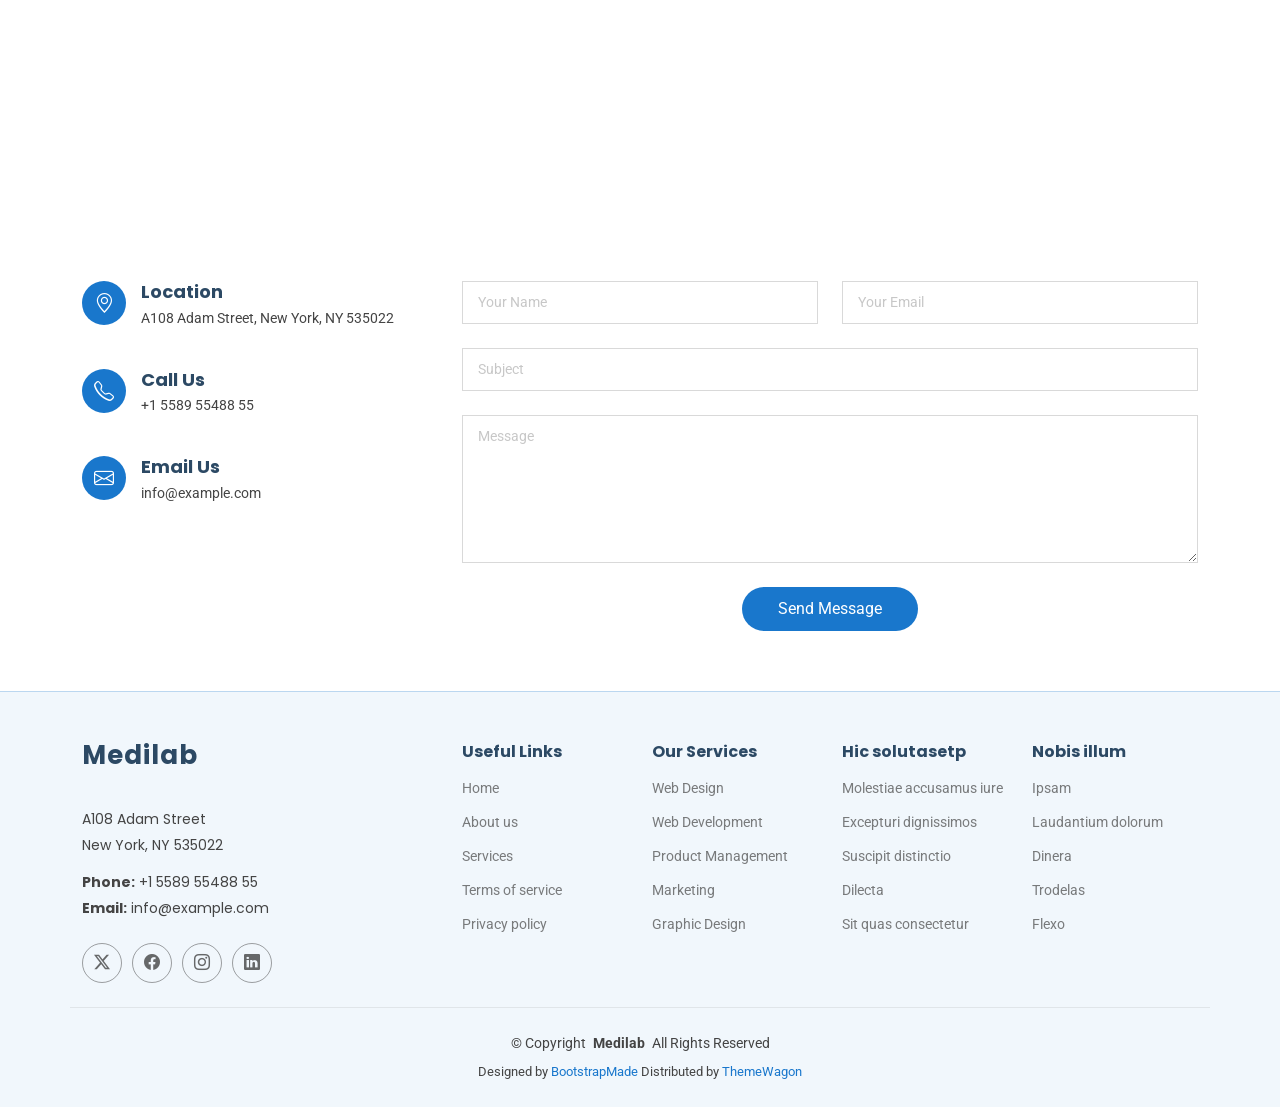
<file: EventManagementSystem.Web/wwwroot/Templates/Medilab/index.html>
<!DOCTYPE html>
<html lang="en">

<head>
  <meta charset="utf-8">
  <meta content="width=device-width, initial-scale=1.0" name="viewport">
  <title>Index - Medilab Bootstrap Template</title>
  <meta name="description" content="">
  <meta name="keywords" content="">

  <!-- Favicons -->
  <link href="assets/img/favicon.png" rel="icon">
  <link href="assets/img/apple-touch-icon.png" rel="apple-touch-icon">

  <!-- Fonts -->
  <link href="https://fonts.googleapis.com" rel="preconnect">
  <link href="https://fonts.gstatic.com" rel="preconnect" crossorigin>
  <link href="https://fonts.googleapis.com/css2?family=Roboto:ital,wght@0,100;0,300;0,400;0,500;0,700;0,900;1,100;1,300;1,400;1,500;1,700;1,900&family=Poppins:ital,wght@0,100;0,200;0,300;0,400;0,500;0,600;0,700;0,800;0,900;1,100;1,200;1,300;1,400;1,500;1,600;1,700;1,800;1,900&family=Raleway:ital,wght@0,100;0,200;0,300;0,400;0,500;0,600;0,700;0,800;0,900;1,100;1,200;1,300;1,400;1,500;1,600;1,700;1,800;1,900&display=swap" rel="stylesheet">

  <!-- Vendor CSS Files -->
  <link href="assets/vendor/bootstrap/css/bootstrap.min.css" rel="stylesheet">
  <link href="assets/vendor/bootstrap-icons/bootstrap-icons.css" rel="stylesheet">
  <link href="assets/vendor/aos/aos.css" rel="stylesheet">
  <link href="assets/vendor/fontawesome-free/css/all.min.css" rel="stylesheet">
  <link href="assets/vendor/glightbox/css/glightbox.min.css" rel="stylesheet">
  <link href="assets/vendor/swiper/swiper-bundle.min.css" rel="stylesheet">

  <!-- Main CSS File -->
  <link href="assets/css/main.css" rel="stylesheet">

  <!-- =======================================================
  * Template Name: Medilab
  * Template URL: https://bootstrapmade.com/medilab-free-medical-bootstrap-theme/
  * Updated: Aug 07 2024 with Bootstrap v5.3.3
  * Author: BootstrapMade.com
  * License: https://bootstrapmade.com/license/
  ======================================================== -->
</head>

<body class="index-page">

  <header id="header" class="header sticky-top">

    <div class="topbar d-flex align-items-center">
      <div class="container d-flex justify-content-center justify-content-md-between">
        <div class="contact-info d-flex align-items-center">
          <i class="bi bi-envelope d-flex align-items-center"><a href="mailto:contact@example.com">contact@example.com</a></i>
          <i class="bi bi-phone d-flex align-items-center ms-4"><span>+1 5589 55488 55</span></i>
        </div>
        <div class="social-links d-none d-md-flex align-items-center">
          <a href="#" class="twitter"><i class="bi bi-twitter-x"></i></a>
          <a href="#" class="facebook"><i class="bi bi-facebook"></i></a>
          <a href="#" class="instagram"><i class="bi bi-instagram"></i></a>
          <a href="#" class="linkedin"><i class="bi bi-linkedin"></i></a>
        </div>
      </div>
    </div><!-- End Top Bar -->

    <div class="branding d-flex align-items-center">

      <div class="container position-relative d-flex align-items-center justify-content-between">
        <a href="index.html" class="logo d-flex align-items-center me-auto">
          <!-- Uncomment the line below if you also wish to use an image logo -->
          <!-- <img src="assets/img/logo.png" alt=""> -->
          <h1 class="sitename">Medilab</h1>
        </a>

        <nav id="navmenu" class="navmenu">
            <ul>
                <li><a href="#hero" class="nav-item nav-link active">Home</a></li>
                <li><a href="#about" class="nav-item nav-link">About</a></li>
                <li><a href="#schedule" class="nav-item nav-link">Schedule</a></li>
                <li><a href="#speakers" class="nav-item nav-link">Speakers</a></li>
                <li><a href="#tickets" class="nav-item nav-link">Tickets</a></li>
                <li><a href="#sponsors" class="nav-item nav-link">Sponsors</a></li>
            </ul>
          <i class="mobile-nav-toggle d-xl-none bi bi-list"></i>
        </nav>

        <a class="cta-btn d-none d-sm-block" href="#appointment">Make an Appointment</a>

      </div>

    </div>

  </header>

  <main class="main">

    <!-- Hero Section -->
    <section id="hero" class="hero section light-background">

      <img src="assets/img/hero-bg.jpg" alt="" data-aos="fade-in">

      <div class="container position-relative">

        <div class="welcome position-relative" data-aos="fade-down" data-aos-delay="100">
          <h2>WELCOME TO MEDILAB</h2>
          <p>We are team of talented designers making websites with Bootstrap</p>
        </div><!-- End Welcome -->

        <div class="content row gy-4">
          <div class="col-lg-4 d-flex align-items-stretch">
            <div class="why-box" data-aos="zoom-out" data-aos-delay="200">
              <h3>Why Choose Medilab?</h3>
              <p>
                Lorem ipsum dolor sit amet, consectetur adipiscing elit, sed do eiusmod tempor incididunt ut labore et dolore magna aliqua. Duis aute irure dolor in reprehenderit
                Asperiores dolores sed et. Tenetur quia eos. Autem tempore quibusdam vel necessitatibus optio ad corporis.
              </p>
              <div class="text-center">
                <a href="#about" class="more-btn"><span>Learn More</span> <i class="bi bi-chevron-right"></i></a>
              </div>
            </div>
          </div><!-- End Why Box -->

          <div class="col-lg-8 d-flex align-items-stretch">
            <div class="d-flex flex-column justify-content-center">
              <div class="row gy-4">

                <div class="col-xl-4 d-flex align-items-stretch">
                  <div class="icon-box" data-aos="zoom-out" data-aos-delay="300">
                    <i class="bi bi-clipboard-data"></i>
                    <h4>Corporis voluptates officia eiusmod</h4>
                    <p>Consequuntur sunt aut quasi enim aliquam quae harum pariatur laboris nisi ut aliquip</p>
                  </div>
                </div><!-- End Icon Box -->

                <div class="col-xl-4 d-flex align-items-stretch">
                  <div class="icon-box" data-aos="zoom-out" data-aos-delay="400">
                    <i class="bi bi-gem"></i>
                    <h4>Ullamco laboris ladore pan</h4>
                    <p>Excepteur sint occaecat cupidatat non proident, sunt in culpa qui officia deserunt</p>
                  </div>
                </div><!-- End Icon Box -->

                <div class="col-xl-4 d-flex align-items-stretch">
                  <div class="icon-box" data-aos="zoom-out" data-aos-delay="500">
                    <i class="bi bi-inboxes"></i>
                    <h4>Labore consequatur incidid dolore</h4>
                    <p>Aut suscipit aut cum nemo deleniti aut omnis. Doloribus ut maiores omnis facere</p>
                  </div>
                </div><!-- End Icon Box -->

              </div>
            </div>
          </div>
        </div><!-- End  Content-->

      </div>

    </section><!-- /Hero Section -->

    <!-- About Section -->
    <section id="about" class="about section">

      <div class="container">

        <div class="row gy-4 gx-5">

          <div class="col-lg-6 position-relative align-self-start" data-aos="fade-up" data-aos-delay="200">
            <img src="assets/img/about.jpg" class="img-fluid" alt="">
            <a href="https://www.youtube.com/watch?v=Y7f98aduVJ8" class="glightbox pulsating-play-btn"></a>
          </div>

          <div class="col-lg-6 content" data-aos="fade-up" data-aos-delay="100">
            <h3>About Us</h3>
            <p>
              Dolor iure expedita id fuga asperiores qui sunt consequatur minima. Quidem voluptas deleniti. Sit quia molestiae quia quas qui magnam itaque veritatis dolores. Corrupti totam ut eius incidunt reiciendis veritatis asperiores placeat.
            </p>
            <ul>
              <li>
                <i class="fa-solid fa-vial-circle-check"></i>
                <div>
                  <h5>Ullamco laboris nisi ut aliquip consequat</h5>
                  <p>Magni facilis facilis repellendus cum excepturi quaerat praesentium libre trade</p>
                </div>
              </li>
              <li>
                <i class="fa-solid fa-pump-medical"></i>
                <div>
                  <h5>Magnam soluta odio exercitationem reprehenderi</h5>
                  <p>Quo totam dolorum at pariatur aut distinctio dolorum laudantium illo direna pasata redi</p>
                </div>
              </li>
              <li>
                <i class="fa-solid fa-heart-circle-xmark"></i>
                <div>
                  <h5>Voluptatem et qui exercitationem</h5>
                  <p>Et velit et eos maiores est tempora et quos dolorem autem tempora incidunt maxime veniam</p>
                </div>
              </li>
            </ul>
          </div>

        </div>

      </div>

    </section><!-- /About Section -->

    <!-- Stats Section -->
    <section id="stats" class="stats section light-background">

      <div class="container" data-aos="fade-up" data-aos-delay="100">

        <div class="row gy-4">

          <div class="col-lg-3 col-md-6 d-flex flex-column align-items-center">
            <i class="fa-solid fa-user-doctor"></i>
            <div class="stats-item">
              <span data-purecounter-start="0" data-purecounter-end="85" data-purecounter-duration="1" class="purecounter"></span>
              <p>Doctors</p>
            </div>
          </div><!-- End Stats Item -->

          <div class="col-lg-3 col-md-6 d-flex flex-column align-items-center">
            <i class="fa-regular fa-hospital"></i>
            <div class="stats-item">
              <span data-purecounter-start="0" data-purecounter-end="18" data-purecounter-duration="1" class="purecounter"></span>
              <p>Departments</p>
            </div>
          </div><!-- End Stats Item -->

          <div class="col-lg-3 col-md-6 d-flex flex-column align-items-center">
            <i class="fas fa-flask"></i>
            <div class="stats-item">
              <span data-purecounter-start="0" data-purecounter-end="12" data-purecounter-duration="1" class="purecounter"></span>
              <p>Research Labs</p>
            </div>
          </div><!-- End Stats Item -->

          <div class="col-lg-3 col-md-6 d-flex flex-column align-items-center">
            <i class="fas fa-award"></i>
            <div class="stats-item">
              <span data-purecounter-start="0" data-purecounter-end="150" data-purecounter-duration="1" class="purecounter"></span>
              <p>Awards</p>
            </div>
          </div><!-- End Stats Item -->

        </div>

      </div>

    </section><!-- /Stats Section -->

    <!-- Services Section -->
    <section id="tickets" class="services section">

      <!-- Section Title -->
      <div class="container section-title" data-aos="fade-up">
        <h2>Services</h2>
        <p>Necessitatibus eius consequatur ex aliquid fuga eum quidem sint consectetur velit</p>
      </div><!-- End Section Title -->

      <div class="container">

        <div class="row gy-4">

          <div class="col-lg-4 col-md-6" data-aos="fade-up" data-aos-delay="100">
            <div class="service-item  position-relative">
              <div class="icon">
                <i class="fas fa-heartbeat"></i>
              </div>
              <a href="#" class="stretched-link">
                <h3>Nesciunt Mete</h3>
              </a>
              <p>Provident nihil minus qui consequatur non omnis maiores. Eos accusantium minus dolores iure perferendis tempore et consequatur.</p>
            </div>
          </div><!-- End Service Item -->

          <div class="col-lg-4 col-md-6" data-aos="fade-up" data-aos-delay="200">
            <div class="service-item position-relative">
              <div class="icon">
                <i class="fas fa-pills"></i>
              </div>
              <a href="#" class="stretched-link">
                <h3>Eosle Commodi</h3>
              </a>
              <p>Ut autem aut autem non a. Sint sint sit facilis nam iusto sint. Libero corrupti neque eum hic non ut nesciunt dolorem.</p>
            </div>
          </div><!-- End Service Item -->

          <div class="col-lg-4 col-md-6" data-aos="fade-up" data-aos-delay="300">
            <div class="service-item position-relative">
              <div class="icon">
                <i class="fas fa-hospital-user"></i>
              </div>
              <a href="#" class="stretched-link">
                <h3>Ledo Markt</h3>
              </a>
              <p>Ut excepturi voluptatem nisi sed. Quidem fuga consequatur. Minus ea aut. Vel qui id voluptas adipisci eos earum corrupti.</p>
            </div>
          </div><!-- End Service Item -->

          <div class="col-lg-4 col-md-6" data-aos="fade-up" data-aos-delay="400">
            <div class="service-item position-relative">
              <div class="icon">
                <i class="fas fa-dna"></i>
              </div>
              <a href="#" class="stretched-link">
                <h3>Asperiores Commodit</h3>
              </a>
              <p>Non et temporibus minus omnis sed dolor esse consequatur. Cupiditate sed error ea fuga sit provident adipisci neque.</p>
              <a href="#" class="stretched-link"></a>
            </div>
          </div><!-- End Service Item -->

          <div class="col-lg-4 col-md-6" data-aos="fade-up" data-aos-delay="500">
            <div class="service-item position-relative">
              <div class="icon">
                <i class="fas fa-wheelchair"></i>
              </div>
              <a href="#" class="stretched-link">
                <h3>Velit Doloremque</h3>
              </a>
              <p>Cumque et suscipit saepe. Est maiores autem enim facilis ut aut ipsam corporis aut. Sed animi at autem alias eius labore.</p>
              <a href="#" class="stretched-link"></a>
            </div>
          </div><!-- End Service Item -->

          <div class="col-lg-4 col-md-6" data-aos="fade-up" data-aos-delay="600">
            <div class="service-item position-relative">
              <div class="icon">
                <i class="fas fa-notes-medical"></i>
              </div>
              <a href="#" class="stretched-link">
                <h3>Dolori Architecto</h3>
              </a>
              <p>Hic molestias ea quibusdam eos. Fugiat enim doloremque aut neque non et debitis iure. Corrupti recusandae ducimus enim.</p>
              <a href="#" class="stretched-link"></a>
            </div>
          </div><!-- End Service Item -->

        </div>

      </div>

    </section><!-- /Services Section -->

    <!-- Appointment Section -->
    <!--<section id="schedule" class="appointment section">-->

      <!-- Section Title -->
      <!--<div class="container section-title" data-aos="fade-up">
        <h2>Appointment</h2>
        <p>Necessitatibus eius consequatur ex aliquid fuga eum quidem sint consectetur velit</p>
      </div>--><!-- End Section Title -->

      <!--<div class="container" data-aos="fade-up" data-aos-delay="100">

        <form action="forms/appointment.php" method="post" role="form" class="php-email-form">
          <div class="row">
            <div class="col-md-4 form-group">
              <input type="text" name="name" class="form-control" id="name" placeholder="Your Name" required="">
            </div>
            <div class="col-md-4 form-group mt-3 mt-md-0">
              <input type="email" class="form-control" name="email" id="email" placeholder="Your Email" required="">
            </div>
            <div class="col-md-4 form-group mt-3 mt-md-0">
              <input type="tel" class="form-control" name="phone" id="phone" placeholder="Your Phone" required="">
            </div>
          </div>
          <div class="row">
            <div class="col-md-4 form-group mt-3">
              <input type="datetime-local" name="date" class="form-control datepicker" id="date" placeholder="Appointment Date" required="">
            </div>
            <div class="col-md-4 form-group mt-3">
              <select name="department" id="department" class="form-select" required="">
                <option value="">Select Department</option>
                <option value="Department 1">Department 1</option>
                <option value="Department 2">Department 2</option>
                <option value="Department 3">Department 3</option>
              </select>
            </div>
            <div class="col-md-4 form-group mt-3">
              <select name="doctor" id="doctor" class="form-select" required="">
                <option value="">Select Doctor</option>
                <option value="Doctor 1">Doctor 1</option>
                <option value="Doctor 2">Doctor 2</option>
                <option value="Doctor 3">Doctor 3</option>
              </select>
            </div>
          </div>

          <div class="form-group mt-3">
            <textarea class="form-control" name="message" rows="5" placeholder="Message (Optional)"></textarea>
          </div>
          <div class="mt-3">
            <div class="loading">Loading</div>
            <div class="error-message"></div>
            <div class="sent-message">Your appointment request has been sent successfully. Thank you!</div>
            <div class="text-center"><button type="submit">Make an Appointment</button></div>
          </div>
        </form>

      </div>

    </section>--><!-- /Appointment Section -->

    <!-- Departments Section -->
    <section id="schedule" class="departments section">

      <!-- Section Title -->
      <div class="container section-title" data-aos="fade-up">
        <h2>Departments</h2>
        <p>Necessitatibus eius consequatur ex aliquid fuga eum quidem sint consectetur velit</p>
      </div><!-- End Section Title -->

      <div class="container" data-aos="fade-up" data-aos-delay="100">

        <div class="row">
          <div class="col-lg-3">
            <ul class="nav nav-tabs flex-column">
              <li class="nav-item">
                <a class="nav-link active show" data-bs-toggle="tab" href="#departments-tab-1">Cardiology</a>
              </li>
              <li class="nav-item">
                <a class="nav-link" data-bs-toggle="tab" href="#departments-tab-2">Neurology</a>
              </li>
              <li class="nav-item">
                <a class="nav-link" data-bs-toggle="tab" href="#departments-tab-3">Hepatology</a>
              </li>
              <li class="nav-item">
                <a class="nav-link" data-bs-toggle="tab" href="#departments-tab-4">Pediatrics</a>
              </li>
              <li class="nav-item">
                <a class="nav-link" data-bs-toggle="tab" href="#departments-tab-5">Eye Care</a>
              </li>
            </ul>
          </div>
          <div class="col-lg-9 mt-4 mt-lg-0">
            <div class="tab-content">
              <div class="tab-pane active show" id="departments-tab-1">
                <div class="row">
                  <div class="col-lg-8 details order-2 order-lg-1">
                    <h3>Cardiology</h3>
                    <p class="fst-italic">Qui laudantium consequatur laborum sit qui ad sapiente dila parde sonata raqer a videna mareta paulona marka</p>
                    <p>Et nobis maiores eius. Voluptatibus ut enim blanditiis atque harum sint. Laborum eos ipsum ipsa odit magni. Incidunt hic ut molestiae aut qui. Est repellat minima eveniet eius et quis magni nihil. Consequatur dolorem quaerat quos qui similique accusamus nostrum rem vero</p>
                  </div>
                  <div class="col-lg-4 text-center order-1 order-lg-2">
                    <img src="assets/img/departments-1.jpg" alt="" class="img-fluid">
                  </div>
                </div>
              </div>
              <div class="tab-pane" id="departments-tab-2">
                <div class="row">
                  <div class="col-lg-8 details order-2 order-lg-1">
                    <h3>Et blanditiis nemo veritatis excepturi</h3>
                    <p class="fst-italic">Qui laudantium consequatur laborum sit qui ad sapiente dila parde sonata raqer a videna mareta paulona marka</p>
                    <p>Ea ipsum voluptatem consequatur quis est. Illum error ullam omnis quia et reiciendis sunt sunt est. Non aliquid repellendus itaque accusamus eius et velit ipsa voluptates. Optio nesciunt eaque beatae accusamus lerode pakto madirna desera vafle de nideran pal</p>
                  </div>
                  <div class="col-lg-4 text-center order-1 order-lg-2">
                    <img src="assets/img/departments-2.jpg" alt="" class="img-fluid">
                  </div>
                </div>
              </div>
              <div class="tab-pane" id="departments-tab-3">
                <div class="row">
                  <div class="col-lg-8 details order-2 order-lg-1">
                    <h3>Impedit facilis occaecati odio neque aperiam sit</h3>
                    <p class="fst-italic">Eos voluptatibus quo. Odio similique illum id quidem non enim fuga. Qui natus non sunt dicta dolor et. In asperiores velit quaerat perferendis aut</p>
                    <p>Iure officiis odit rerum. Harum sequi eum illum corrupti culpa veritatis quisquam. Neque necessitatibus illo rerum eum ut. Commodi ipsam minima molestiae sed laboriosam a iste odio. Earum odit nesciunt fugiat sit ullam. Soluta et harum voluptatem optio quae</p>
                  </div>
                  <div class="col-lg-4 text-center order-1 order-lg-2">
                    <img src="assets/img/departments-3.jpg" alt="" class="img-fluid">
                  </div>
                </div>
              </div>
              <div class="tab-pane" id="departments-tab-4">
                <div class="row">
                  <div class="col-lg-8 details order-2 order-lg-1">
                    <h3>Fuga dolores inventore laboriosam ut est accusamus laboriosam dolore</h3>
                    <p class="fst-italic">Totam aperiam accusamus. Repellat consequuntur iure voluptas iure porro quis delectus</p>
                    <p>Eaque consequuntur consequuntur libero expedita in voluptas. Nostrum ipsam necessitatibus aliquam fugiat debitis quis velit. Eum ex maxime error in consequatur corporis atque. Eligendi asperiores sed qui veritatis aperiam quia a laborum inventore</p>
                  </div>
                  <div class="col-lg-4 text-center order-1 order-lg-2">
                    <img src="assets/img/departments-4.jpg" alt="" class="img-fluid">
                  </div>
                </div>
              </div>
              <div class="tab-pane" id="departments-tab-5">
                <div class="row">
                  <div class="col-lg-8 details order-2 order-lg-1">
                    <h3>Est eveniet ipsam sindera pad rone matrelat sando reda</h3>
                    <p class="fst-italic">Omnis blanditiis saepe eos autem qui sunt debitis porro quia.</p>
                    <p>Exercitationem nostrum omnis. Ut reiciendis repudiandae minus. Omnis recusandae ut non quam ut quod eius qui. Ipsum quia odit vero atque qui quibusdam amet. Occaecati sed est sint aut vitae molestiae voluptate vel</p>
                  </div>
                  <div class="col-lg-4 text-center order-1 order-lg-2">
                    <img src="assets/img/departments-5.jpg" alt="" class="img-fluid">
                  </div>
                </div>
              </div>
            </div>
          </div>
        </div>

      </div>

    </section><!-- /Departments Section -->

    <!-- Doctors Section -->
    <section id="speakers" class="doctors section">

      <!-- Section Title -->
      <div class="container section-title" data-aos="fade-up">
        <h2>Doctors</h2>
        <p>Necessitatibus eius consequatur ex aliquid fuga eum quidem sint consectetur velit</p>
      </div><!-- End Section Title -->

      <div class="container">

        <div class="row gy-4">

          <div class="col-lg-6" data-aos="fade-up" data-aos-delay="100">
            <div class="team-member d-flex align-items-start">
              <div class="pic"><img src="assets/img/doctors/doctors-1.jpg" class="img-fluid" alt=""></div>
              <div class="member-info">
                <h4>Walter White</h4>
                <span>Chief Medical Officer</span>
                <p>Explicabo voluptatem mollitia et repellat qui dolorum quasi</p>
                <div class="social">
                  <a href=""><i class="bi bi-twitter-x"></i></a>
                  <a href=""><i class="bi bi-facebook"></i></a>
                  <a href=""><i class="bi bi-instagram"></i></a>
                  <a href=""> <i class="bi bi-linkedin"></i> </a>
                </div>
              </div>
            </div>
          </div><!-- End Team Member -->

          <div class="col-lg-6" data-aos="fade-up" data-aos-delay="200">
            <div class="team-member d-flex align-items-start">
              <div class="pic"><img src="assets/img/doctors/doctors-2.jpg" class="img-fluid" alt=""></div>
              <div class="member-info">
                <h4>Sarah Jhonson</h4>
                <span>Anesthesiologist</span>
                <p>Aut maiores voluptates amet et quis praesentium qui senda para</p>
                <div class="social">
                  <a href=""><i class="bi bi-twitter-x"></i></a>
                  <a href=""><i class="bi bi-facebook"></i></a>
                  <a href=""><i class="bi bi-instagram"></i></a>
                  <a href=""> <i class="bi bi-linkedin"></i> </a>
                </div>
              </div>
            </div>
          </div><!-- End Team Member -->

          <div class="col-lg-6" data-aos="fade-up" data-aos-delay="300">
            <div class="team-member d-flex align-items-start">
              <div class="pic"><img src="assets/img/doctors/doctors-3.jpg" class="img-fluid" alt=""></div>
              <div class="member-info">
                <h4>William Anderson</h4>
                <span>Cardiology</span>
                <p>Quisquam facilis cum velit laborum corrupti fuga rerum quia</p>
                <div class="social">
                  <a href=""><i class="bi bi-twitter-x"></i></a>
                  <a href=""><i class="bi bi-facebook"></i></a>
                  <a href=""><i class="bi bi-instagram"></i></a>
                  <a href=""> <i class="bi bi-linkedin"></i> </a>
                </div>
              </div>
            </div>
          </div><!-- End Team Member -->

          <div class="col-lg-6" data-aos="fade-up" data-aos-delay="400">
            <div class="team-member d-flex align-items-start">
              <div class="pic"><img src="assets/img/doctors/doctors-4.jpg" class="img-fluid" alt=""></div>
              <div class="member-info">
                <h4>Amanda Jepson</h4>
                <span>Neurosurgeon</span>
                <p>Dolorum tempora officiis odit laborum officiis et et accusamus</p>
                <div class="social">
                  <a href=""><i class="bi bi-twitter-x"></i></a>
                  <a href=""><i class="bi bi-facebook"></i></a>
                  <a href=""><i class="bi bi-instagram"></i></a>
                  <a href=""> <i class="bi bi-linkedin"></i> </a>
                </div>
              </div>
            </div>
          </div><!-- End Team Member -->

        </div>

      </div>

    </section><!-- /Doctors Section -->

    <!-- Faq Section -->
    <section id="faq" class="faq section light-background">

      <!-- Section Title -->
      <div class="container section-title" data-aos="fade-up">
        <h2>Frequently Asked Questions</h2>
        <p>Necessitatibus eius consequatur ex aliquid fuga eum quidem sint consectetur velit</p>
      </div><!-- End Section Title -->

      <div class="container">

        <div class="row justify-content-center">

          <div class="col-lg-10" data-aos="fade-up" data-aos-delay="100">

            <div class="faq-container">

              <div class="faq-item faq-active">
                <h3>Non consectetur a erat nam at lectus urna duis?</h3>
                <div class="faq-content">
                  <p>Feugiat pretium nibh ipsum consequat. Tempus iaculis urna id volutpat lacus laoreet non curabitur gravida. Venenatis lectus magna fringilla urna porttitor rhoncus dolor purus non.</p>
                </div>
                <i class="faq-toggle bi bi-chevron-right"></i>
              </div><!-- End Faq item-->

              <div class="faq-item">
                <h3>Feugiat scelerisque varius morbi enim nunc faucibus?</h3>
                <div class="faq-content">
                  <p>Dolor sit amet consectetur adipiscing elit pellentesque habitant morbi. Id interdum velit laoreet id donec ultrices. Fringilla phasellus faucibus scelerisque eleifend donec pretium. Est pellentesque elit ullamcorper dignissim. Mauris ultrices eros in cursus turpis massa tincidunt dui.</p>
                </div>
                <i class="faq-toggle bi bi-chevron-right"></i>
              </div><!-- End Faq item-->

              <div class="faq-item">
                <h3>Dolor sit amet consectetur adipiscing elit pellentesque?</h3>
                <div class="faq-content">
                  <p>Eleifend mi in nulla posuere sollicitudin aliquam ultrices sagittis orci. Faucibus pulvinar elementum integer enim. Sem nulla pharetra diam sit amet nisl suscipit. Rutrum tellus pellentesque eu tincidunt. Lectus urna duis convallis convallis tellus. Urna molestie at elementum eu facilisis sed odio morbi quis</p>
                </div>
                <i class="faq-toggle bi bi-chevron-right"></i>
              </div><!-- End Faq item-->

              <div class="faq-item">
                <h3>Ac odio tempor orci dapibus. Aliquam eleifend mi in nulla?</h3>
                <div class="faq-content">
                  <p>Dolor sit amet consectetur adipiscing elit pellentesque habitant morbi. Id interdum velit laoreet id donec ultrices. Fringilla phasellus faucibus scelerisque eleifend donec pretium. Est pellentesque elit ullamcorper dignissim. Mauris ultrices eros in cursus turpis massa tincidunt dui.</p>
                </div>
                <i class="faq-toggle bi bi-chevron-right"></i>
              </div><!-- End Faq item-->

              <div class="faq-item">
                <h3>Tempus quam pellentesque nec nam aliquam sem et tortor?</h3>
                <div class="faq-content">
                  <p>Molestie a iaculis at erat pellentesque adipiscing commodo. Dignissim suspendisse in est ante in. Nunc vel risus commodo viverra maecenas accumsan. Sit amet nisl suscipit adipiscing bibendum est. Purus gravida quis blandit turpis cursus in</p>
                </div>
                <i class="faq-toggle bi bi-chevron-right"></i>
              </div><!-- End Faq item-->

              <div class="faq-item">
                <h3>Perspiciatis quod quo quos nulla quo illum ullam?</h3>
                <div class="faq-content">
                  <p>Enim ea facilis quaerat voluptas quidem et dolorem. Quis et consequatur non sed in suscipit sequi. Distinctio ipsam dolore et.</p>
                </div>
                <i class="faq-toggle bi bi-chevron-right"></i>
              </div><!-- End Faq item-->

            </div>

          </div><!-- End Faq Column-->

        </div>

      </div>

    </section><!-- /Faq Section -->

    <!-- Testimonials Section -->
    <section id="sponsors" class="testimonials section">

      <div class="container">

        <div class="row align-items-center">

          <div class="col-lg-5 info" data-aos="fade-up" data-aos-delay="100">
            <h3>Testimonials</h3>
            <p>
              Ullamco laboris nisi ut aliquip ex ea commodo consequat. Duis aute irure dolor in reprehenderit in voluptate
              velit esse cillum dolore eu fugiat nulla pariatur. Excepteur sint occaecat cupidatat non proident.
            </p>
          </div>

          <div class="col-lg-7" data-aos="fade-up" data-aos-delay="200">

            <div class="swiper init-swiper">
              <script type="application/json" class="swiper-config">
                {
                  "loop": true,
                  "speed": 600,
                  "autoplay": {
                    "delay": 5000
                  },
                  "slidesPerView": "auto",
                  "pagination": {
                    "el": ".swiper-pagination",
                    "type": "bullets",
                    "clickable": true
                  }
                }
              </script>
              <div class="swiper-wrapper">

                <div class="swiper-slide">
                  <div class="testimonial-item">
                    <div class="d-flex">
                      <img src="assets/img/testimonials/testimonials-1.jpg" class="testimonial-img flex-shrink-0" alt="">
                      <div>
                        <h3>Saul Goodman</h3>
                        <h4>Ceo &amp; Founder</h4>
                        <div class="stars">
                          <i class="bi bi-star-fill"></i><i class="bi bi-star-fill"></i><i class="bi bi-star-fill"></i><i class="bi bi-star-fill"></i><i class="bi bi-star-fill"></i>
                        </div>
                      </div>
                    </div>
                    <p>
                      <i class="bi bi-quote quote-icon-left"></i>
                      <span>Proin iaculis purus consequat sem cure digni ssim donec porttitora entum suscipit rhoncus. Accusantium quam, ultricies eget id, aliquam eget nibh et. Maecen aliquam, risus at semper.</span>
                      <i class="bi bi-quote quote-icon-right"></i>
                    </p>
                  </div>
                </div><!-- End testimonial item -->

                <div class="swiper-slide">
                  <div class="testimonial-item">
                    <div class="d-flex">
                      <img src="assets/img/testimonials/testimonials-2.jpg" class="testimonial-img flex-shrink-0" alt="">
                      <div>
                        <h3>Sara Wilsson</h3>
                        <h4>Designer</h4>
                        <div class="stars">
                          <i class="bi bi-star-fill"></i><i class="bi bi-star-fill"></i><i class="bi bi-star-fill"></i><i class="bi bi-star-fill"></i><i class="bi bi-star-fill"></i>
                        </div>
                      </div>
                    </div>
                    <p>
                      <i class="bi bi-quote quote-icon-left"></i>
                      <span>Export tempor illum tamen malis malis eram quae irure esse labore quem cillum quid cillum eram malis quorum velit fore eram velit sunt aliqua noster fugiat irure amet legam anim culpa.</span>
                      <i class="bi bi-quote quote-icon-right"></i>
                    </p>
                  </div>
                </div><!-- End testimonial item -->

                <div class="swiper-slide">
                  <div class="testimonial-item">
                    <div class="d-flex">
                      <img src="assets/img/testimonials/testimonials-3.jpg" class="testimonial-img flex-shrink-0" alt="">
                      <div>
                        <h3>Jena Karlis</h3>
                        <h4>Store Owner</h4>
                        <div class="stars">
                          <i class="bi bi-star-fill"></i><i class="bi bi-star-fill"></i><i class="bi bi-star-fill"></i><i class="bi bi-star-fill"></i><i class="bi bi-star-fill"></i>
                        </div>
                      </div>
                    </div>
                    <p>
                      <i class="bi bi-quote quote-icon-left"></i>
                      <span>Enim nisi quem export duis labore cillum quae magna enim sint quorum nulla quem veniam duis minim tempor labore quem eram duis noster aute amet eram fore quis sint minim.</span>
                      <i class="bi bi-quote quote-icon-right"></i>
                    </p>
                  </div>
                </div><!-- End testimonial item -->

                <div class="swiper-slide">
                  <div class="testimonial-item">
                    <div class="d-flex">
                      <img src="assets/img/testimonials/testimonials-4.jpg" class="testimonial-img flex-shrink-0" alt="">
                      <div>
                        <h3>Matt Brandon</h3>
                        <h4>Freelancer</h4>
                        <div class="stars">
                          <i class="bi bi-star-fill"></i><i class="bi bi-star-fill"></i><i class="bi bi-star-fill"></i><i class="bi bi-star-fill"></i><i class="bi bi-star-fill"></i>
                        </div>
                      </div>
                    </div>
                    <p>
                      <i class="bi bi-quote quote-icon-left"></i>
                      <span>Fugiat enim eram quae cillum dolore dolor amet nulla culpa multos export minim fugiat minim velit minim dolor enim duis veniam ipsum anim magna sunt elit fore quem dolore labore illum veniam.</span>
                      <i class="bi bi-quote quote-icon-right"></i>
                    </p>
                  </div>
                </div><!-- End testimonial item -->

                <div class="swiper-slide">
                  <div class="testimonial-item">
                    <div class="d-flex">
                      <img src="assets/img/testimonials/testimonials-5.jpg" class="testimonial-img flex-shrink-0" alt="">
                      <div>
                        <h3>John Larson</h3>
                        <h4>Entrepreneur</h4>
                        <div class="stars">
                          <i class="bi bi-star-fill"></i><i class="bi bi-star-fill"></i><i class="bi bi-star-fill"></i><i class="bi bi-star-fill"></i><i class="bi bi-star-fill"></i>
                        </div>
                      </div>
                    </div>
                    <p>
                      <i class="bi bi-quote quote-icon-left"></i>
                      <span>Quis quorum aliqua sint quem legam fore sunt eram irure aliqua veniam tempor noster veniam enim culpa labore duis sunt culpa nulla illum cillum fugiat legam esse veniam culpa fore nisi cillum quid.</span>
                      <i class="bi bi-quote quote-icon-right"></i>
                    </p>
                  </div>
                </div><!-- End testimonial item -->

              </div>
              <div class="swiper-pagination"></div>
            </div>

          </div>

        </div>

      </div>

    </section><!-- /Testimonials Section -->

    <!-- Gallery Section -->
    <section id="gallery" class="gallery section">

      <!-- Section Title -->
      <div class="container section-title" data-aos="fade-up">
        <h2>Gallery</h2>
        <p>Necessitatibus eius consequatur ex aliquid fuga eum quidem sint consectetur velit</p>
      </div><!-- End Section Title -->

      <div class="container-fluid" data-aos="fade-up" data-aos-delay="100">

        <div class="row g-0">

          <div class="col-lg-3 col-md-4">
            <div class="gallery-item">
              <a href="assets/img/gallery/gallery-1.jpg" class="glightbox" data-gallery="images-gallery">
                <img src="assets/img/gallery/gallery-1.jpg" alt="" class="img-fluid">
              </a>
            </div>
          </div><!-- End Gallery Item -->

          <div class="col-lg-3 col-md-4">
            <div class="gallery-item">
              <a href="assets/img/gallery/gallery-2.jpg" class="glightbox" data-gallery="images-gallery">
                <img src="assets/img/gallery/gallery-2.jpg" alt="" class="img-fluid">
              </a>
            </div>
          </div><!-- End Gallery Item -->

          <div class="col-lg-3 col-md-4">
            <div class="gallery-item">
              <a href="assets/img/gallery/gallery-3.jpg" class="glightbox" data-gallery="images-gallery">
                <img src="assets/img/gallery/gallery-3.jpg" alt="" class="img-fluid">
              </a>
            </div>
          </div><!-- End Gallery Item -->

          <div class="col-lg-3 col-md-4">
            <div class="gallery-item">
              <a href="assets/img/gallery/gallery-4.jpg" class="glightbox" data-gallery="images-gallery">
                <img src="assets/img/gallery/gallery-4.jpg" alt="" class="img-fluid">
              </a>
            </div>
          </div><!-- End Gallery Item -->

          <div class="col-lg-3 col-md-4">
            <div class="gallery-item">
              <a href="assets/img/gallery/gallery-5.jpg" class="glightbox" data-gallery="images-gallery">
                <img src="assets/img/gallery/gallery-5.jpg" alt="" class="img-fluid">
              </a>
            </div>
          </div><!-- End Gallery Item -->

          <div class="col-lg-3 col-md-4">
            <div class="gallery-item">
              <a href="assets/img/gallery/gallery-6.jpg" class="glightbox" data-gallery="images-gallery">
                <img src="assets/img/gallery/gallery-6.jpg" alt="" class="img-fluid">
              </a>
            </div>
          </div><!-- End Gallery Item -->

          <div class="col-lg-3 col-md-4">
            <div class="gallery-item">
              <a href="assets/img/gallery/gallery-7.jpg" class="glightbox" data-gallery="images-gallery">
                <img src="assets/img/gallery/gallery-7.jpg" alt="" class="img-fluid">
              </a>
            </div>
          </div><!-- End Gallery Item -->

          <div class="col-lg-3 col-md-4">
            <div class="gallery-item">
              <a href="assets/img/gallery/gallery-8.jpg" class="glightbox" data-gallery="images-gallery">
                <img src="assets/img/gallery/gallery-8.jpg" alt="" class="img-fluid">
              </a>
            </div>
          </div><!-- End Gallery Item -->

        </div>

      </div>

    </section><!-- /Gallery Section -->

    <!-- Contact Section -->
    <section id="contact" class="contact section">

      <!-- Section Title -->
      <div class="container section-title" data-aos="fade-up">
        <h2>Contact</h2>
        <p>Necessitatibus eius consequatur ex aliquid fuga eum quidem sint consectetur velit</p>
      </div><!-- End Section Title -->

      <div class="mb-5" data-aos="fade-up" data-aos-delay="200">
        <iframe style="border:0; width: 100%; height: 270px;" src="https://www.google.com/maps/embed?pb=!1m14!1m8!1m3!1d48389.78314118045!2d-74.006138!3d40.710059!3m2!1i1024!2i768!4f13.1!3m3!1m2!1s0x89c25a22a3bda30d%3A0xb89d1fe6bc499443!2sDowntown%20Conference%20Center!5e0!3m2!1sen!2sus!4v1676961268712!5m2!1sen!2sus" frameborder="0" allowfullscreen="" loading="lazy" referrerpolicy="no-referrer-when-downgrade"></iframe>
      </div><!-- End Google Maps -->

      <div class="container" data-aos="fade-up" data-aos-delay="100">

        <div class="row gy-4">

          <div class="col-lg-4">
            <div class="info-item d-flex" data-aos="fade-up" data-aos-delay="300">
              <i class="bi bi-geo-alt flex-shrink-0"></i>
              <div>
                <h3>Location</h3>
                <p>A108 Adam Street, New York, NY 535022</p>
              </div>
            </div><!-- End Info Item -->

            <div class="info-item d-flex" data-aos="fade-up" data-aos-delay="400">
              <i class="bi bi-telephone flex-shrink-0"></i>
              <div>
                <h3>Call Us</h3>
                <p>+1 5589 55488 55</p>
              </div>
            </div><!-- End Info Item -->

            <div class="info-item d-flex" data-aos="fade-up" data-aos-delay="500">
              <i class="bi bi-envelope flex-shrink-0"></i>
              <div>
                <h3>Email Us</h3>
                <p>info@example.com</p>
              </div>
            </div><!-- End Info Item -->

          </div>

          <div class="col-lg-8">
            <form action="forms/contact.php" method="post" class="php-email-form" data-aos="fade-up" data-aos-delay="200">
              <div class="row gy-4">

                <div class="col-md-6">
                  <input type="text" name="name" class="form-control" placeholder="Your Name" required="">
                </div>

                <div class="col-md-6 ">
                  <input type="email" class="form-control" name="email" placeholder="Your Email" required="">
                </div>

                <div class="col-md-12">
                  <input type="text" class="form-control" name="subject" placeholder="Subject" required="">
                </div>

                <div class="col-md-12">
                  <textarea class="form-control" name="message" rows="6" placeholder="Message" required=""></textarea>
                </div>

                <div class="col-md-12 text-center">
                  <div class="loading">Loading</div>
                  <div class="error-message"></div>
                  <div class="sent-message">Your message has been sent. Thank you!</div>

                  <button type="submit">Send Message</button>
                </div>

              </div>
            </form>
          </div><!-- End Contact Form -->

        </div>

      </div>

    </section><!-- /Contact Section -->

  </main>

  <footer id="footer" class="footer light-background">

    <div class="container footer-top">
      <div class="row gy-4">
        <div class="col-lg-4 col-md-6 footer-about">
          <a href="index.html" class="logo d-flex align-items-center">
            <span class="sitename">Medilab</span>
          </a>
          <div class="footer-contact pt-3">
            <p>A108 Adam Street</p>
            <p>New York, NY 535022</p>
            <p class="mt-3"><strong>Phone:</strong> <span>+1 5589 55488 55</span></p>
            <p><strong>Email:</strong> <span>info@example.com</span></p>
          </div>
          <div class="social-links d-flex mt-4">
            <a href=""><i class="bi bi-twitter-x"></i></a>
            <a href=""><i class="bi bi-facebook"></i></a>
            <a href=""><i class="bi bi-instagram"></i></a>
            <a href=""><i class="bi bi-linkedin"></i></a>
          </div>
        </div>

        <div class="col-lg-2 col-md-3 footer-links">
          <h4>Useful Links</h4>
          <ul>
            <li><a href="#">Home</a></li>
            <li><a href="#">About us</a></li>
            <li><a href="#">Services</a></li>
            <li><a href="#">Terms of service</a></li>
            <li><a href="#">Privacy policy</a></li>
          </ul>
        </div>

        <div class="col-lg-2 col-md-3 footer-links">
          <h4>Our Services</h4>
          <ul>
            <li><a href="#">Web Design</a></li>
            <li><a href="#">Web Development</a></li>
            <li><a href="#">Product Management</a></li>
            <li><a href="#">Marketing</a></li>
            <li><a href="#">Graphic Design</a></li>
          </ul>
        </div>

        <div class="col-lg-2 col-md-3 footer-links">
          <h4>Hic solutasetp</h4>
          <ul>
            <li><a href="#">Molestiae accusamus iure</a></li>
            <li><a href="#">Excepturi dignissimos</a></li>
            <li><a href="#">Suscipit distinctio</a></li>
            <li><a href="#">Dilecta</a></li>
            <li><a href="#">Sit quas consectetur</a></li>
          </ul>
        </div>

        <div class="col-lg-2 col-md-3 footer-links">
          <h4>Nobis illum</h4>
          <ul>
            <li><a href="#">Ipsam</a></li>
            <li><a href="#">Laudantium dolorum</a></li>
            <li><a href="#">Dinera</a></li>
            <li><a href="#">Trodelas</a></li>
            <li><a href="#">Flexo</a></li>
          </ul>
        </div>

      </div>
    </div>

    <div class="container copyright text-center mt-4">
      <p>© <span>Copyright</span> <strong class="px-1 sitename">Medilab</strong> <span>All Rights Reserved</span></p>
      <div class="credits">
        <!-- All the links in the footer should remain intact. -->
        <!-- You can delete the links only if you've purchased the pro version. -->
        <!-- Licensing information: https://bootstrapmade.com/license/ -->
        <!-- Purchase the pro version with working PHP/AJAX contact form: [buy-url] -->
        Designed by <a href="https://bootstrapmade.com/">BootstrapMade</a> Distributed by <a href=“https://themewagon.com>ThemeWagon</a>
      </div>
    </div>

  </footer>

  <!-- Scroll Top -->
  <a href="#" id="scroll-top" class="scroll-top d-flex align-items-center justify-content-center"><i class="bi bi-arrow-up-short"></i></a>

  <!-- Preloader -->
  <div id="preloader"></div>

  <!-- Vendor JS Files -->
  <script src="assets/vendor/bootstrap/js/bootstrap.bundle.min.js"></script>
  <script src="assets/vendor/php-email-form/validate.js"></script>
  <script src="assets/vendor/aos/aos.js"></script>
  <script src="assets/vendor/glightbox/js/glightbox.min.js"></script>
  <script src="assets/vendor/purecounter/purecounter_vanilla.js"></script>
  <script src="assets/vendor/swiper/swiper-bundle.min.js"></script>

  <!-- Main JS File -->
  <script src="assets/js/main.js"></script>

</body>

</html>
</file>
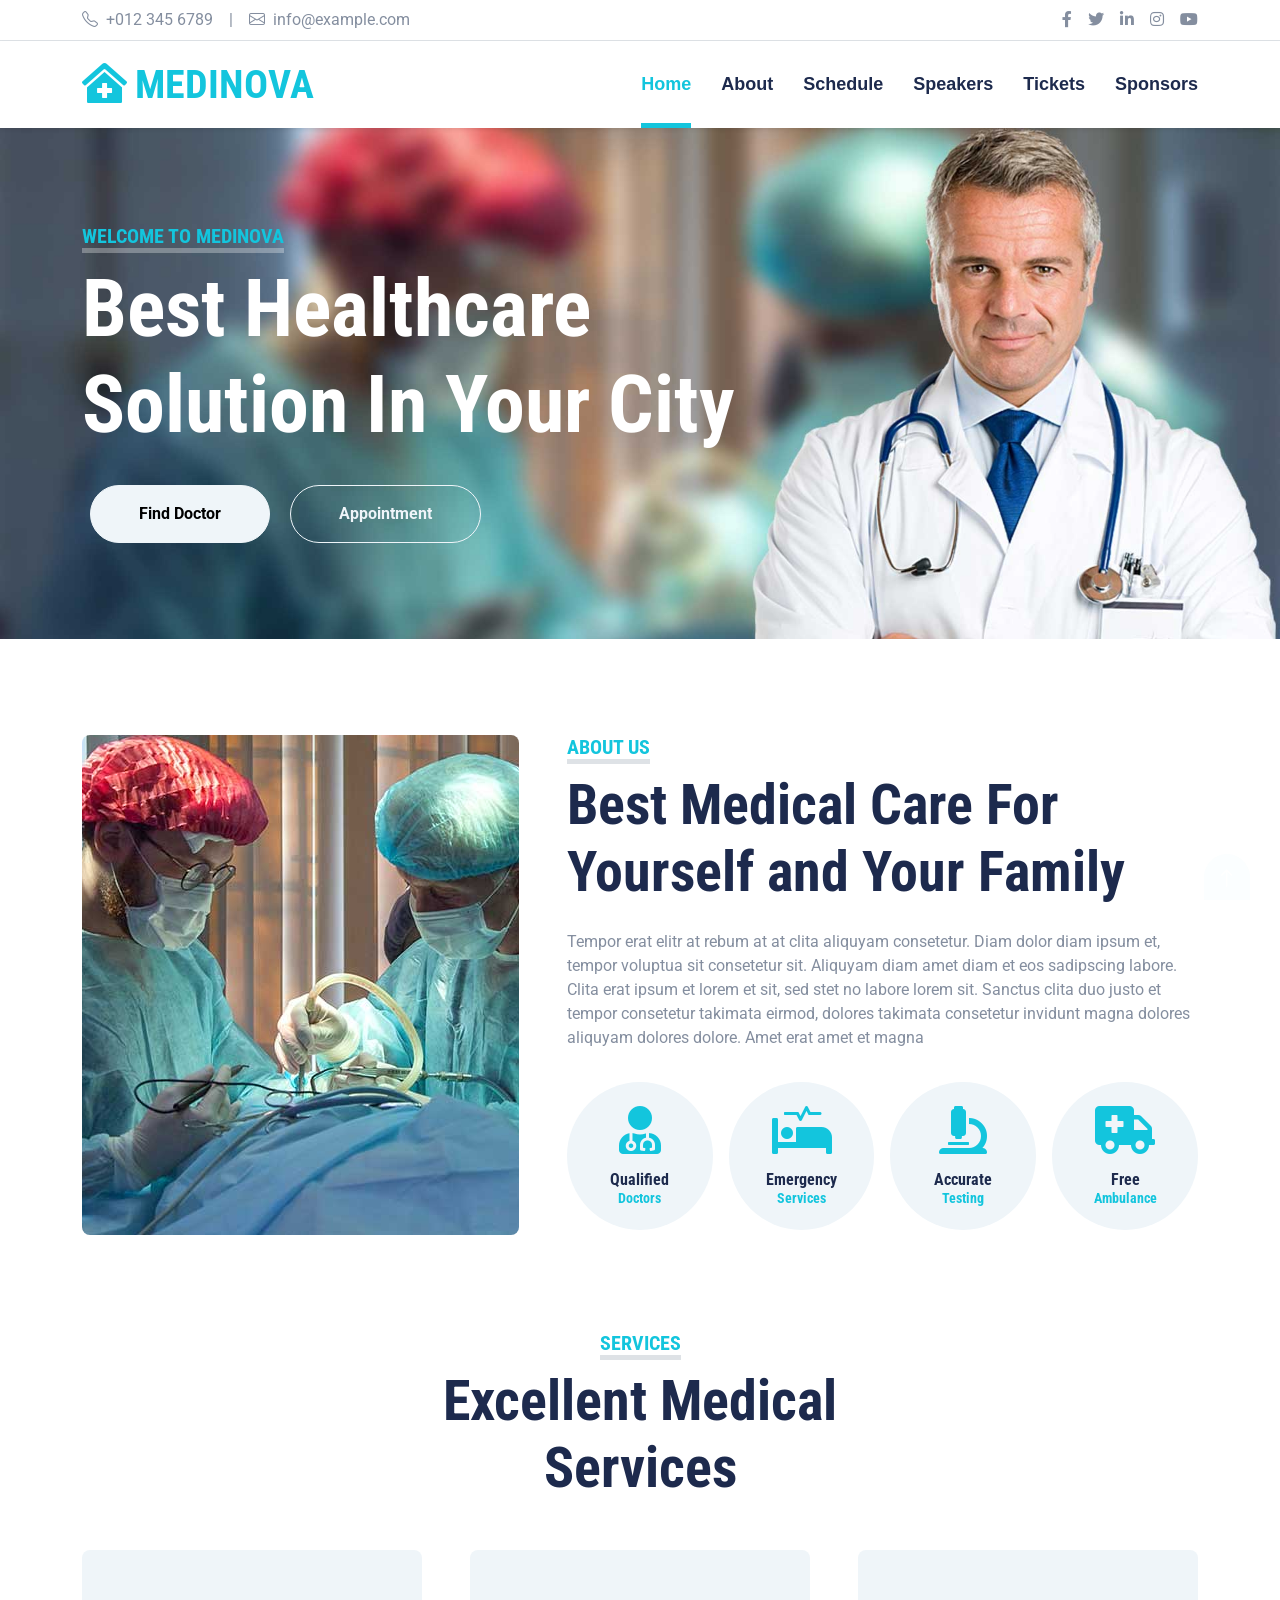
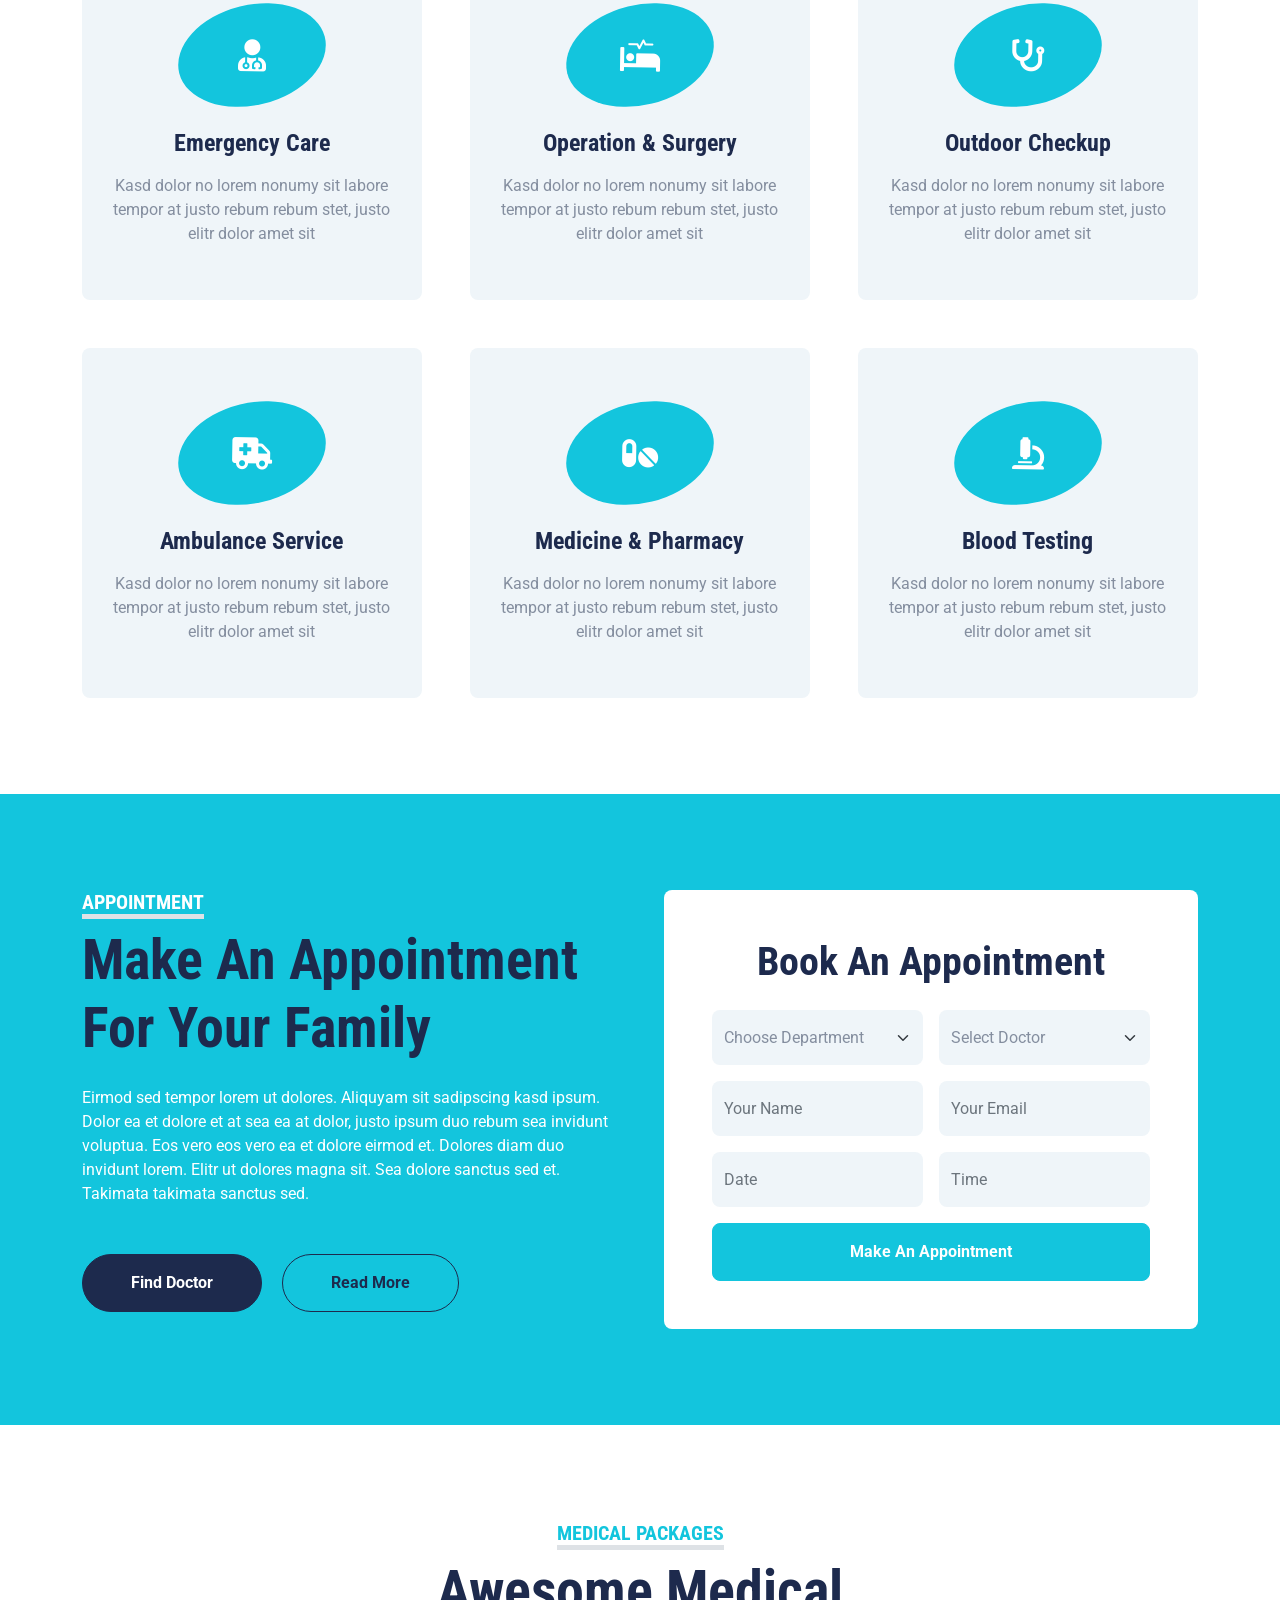
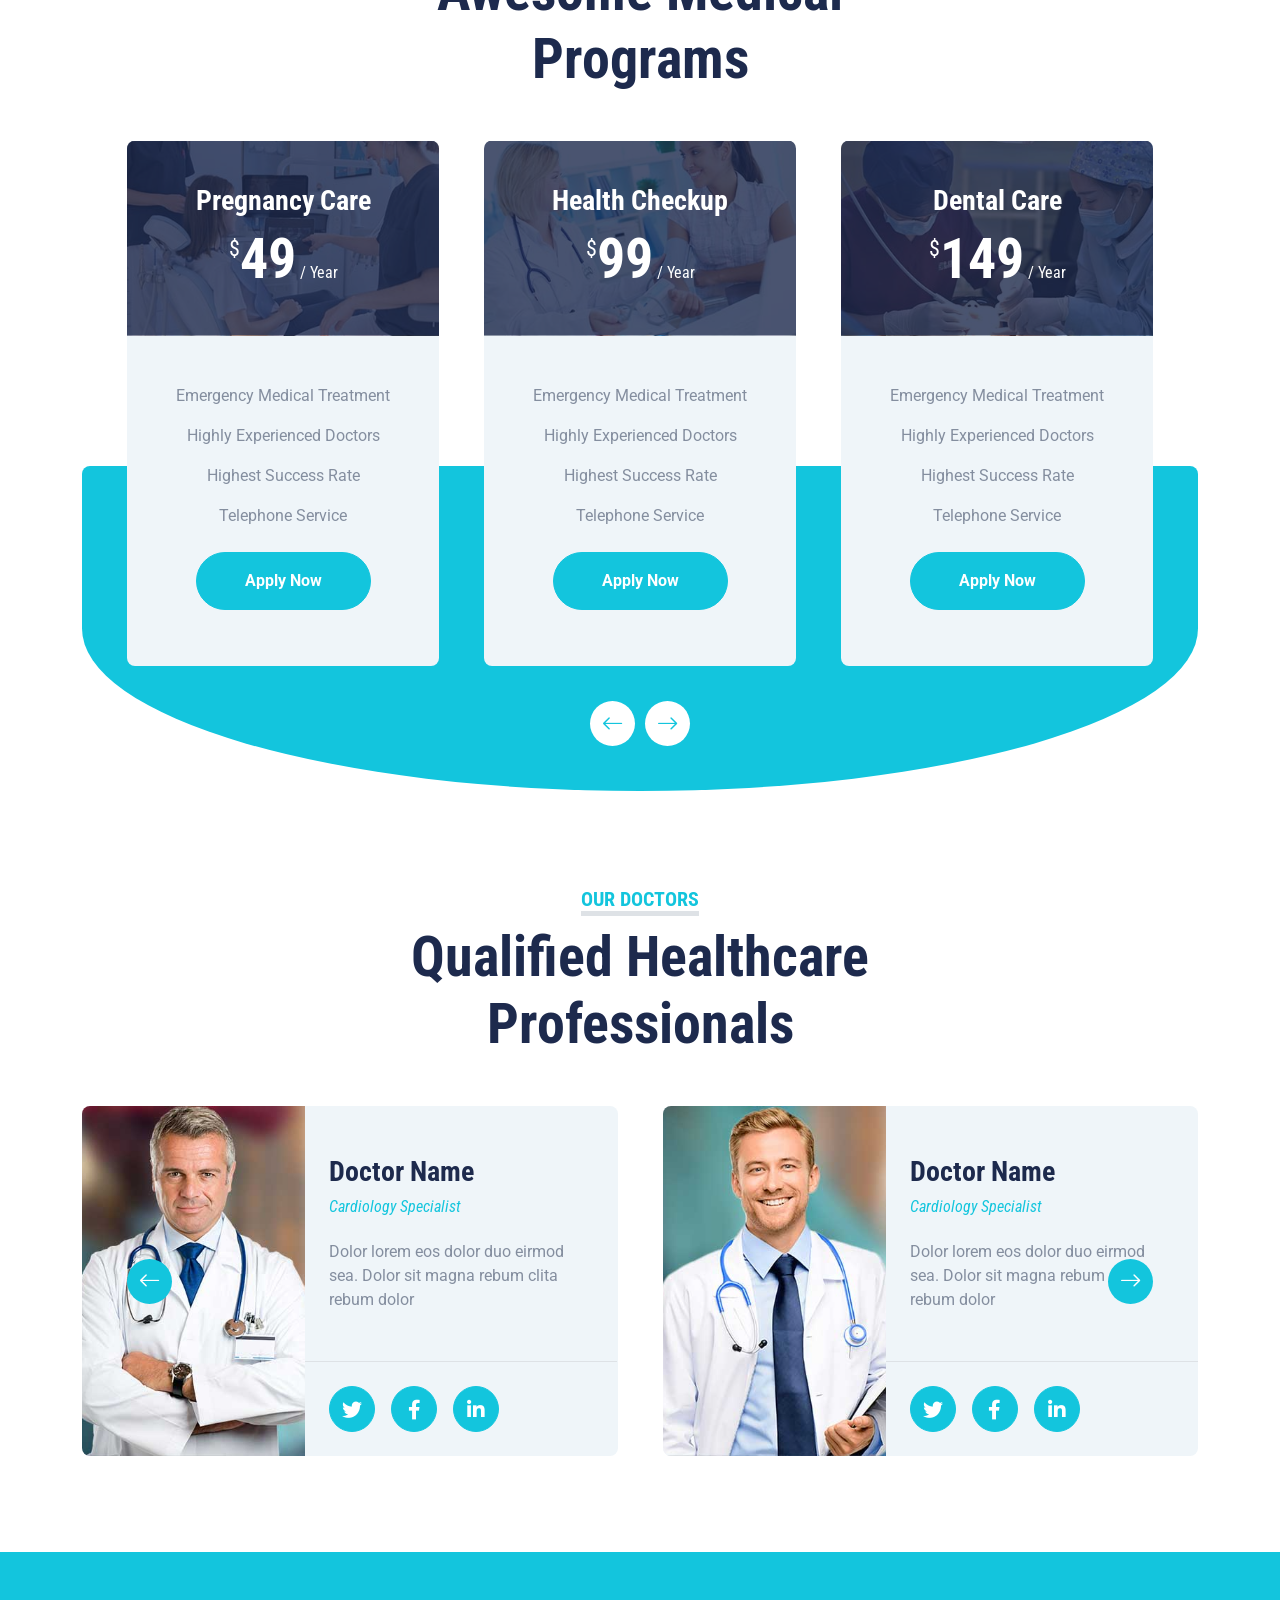
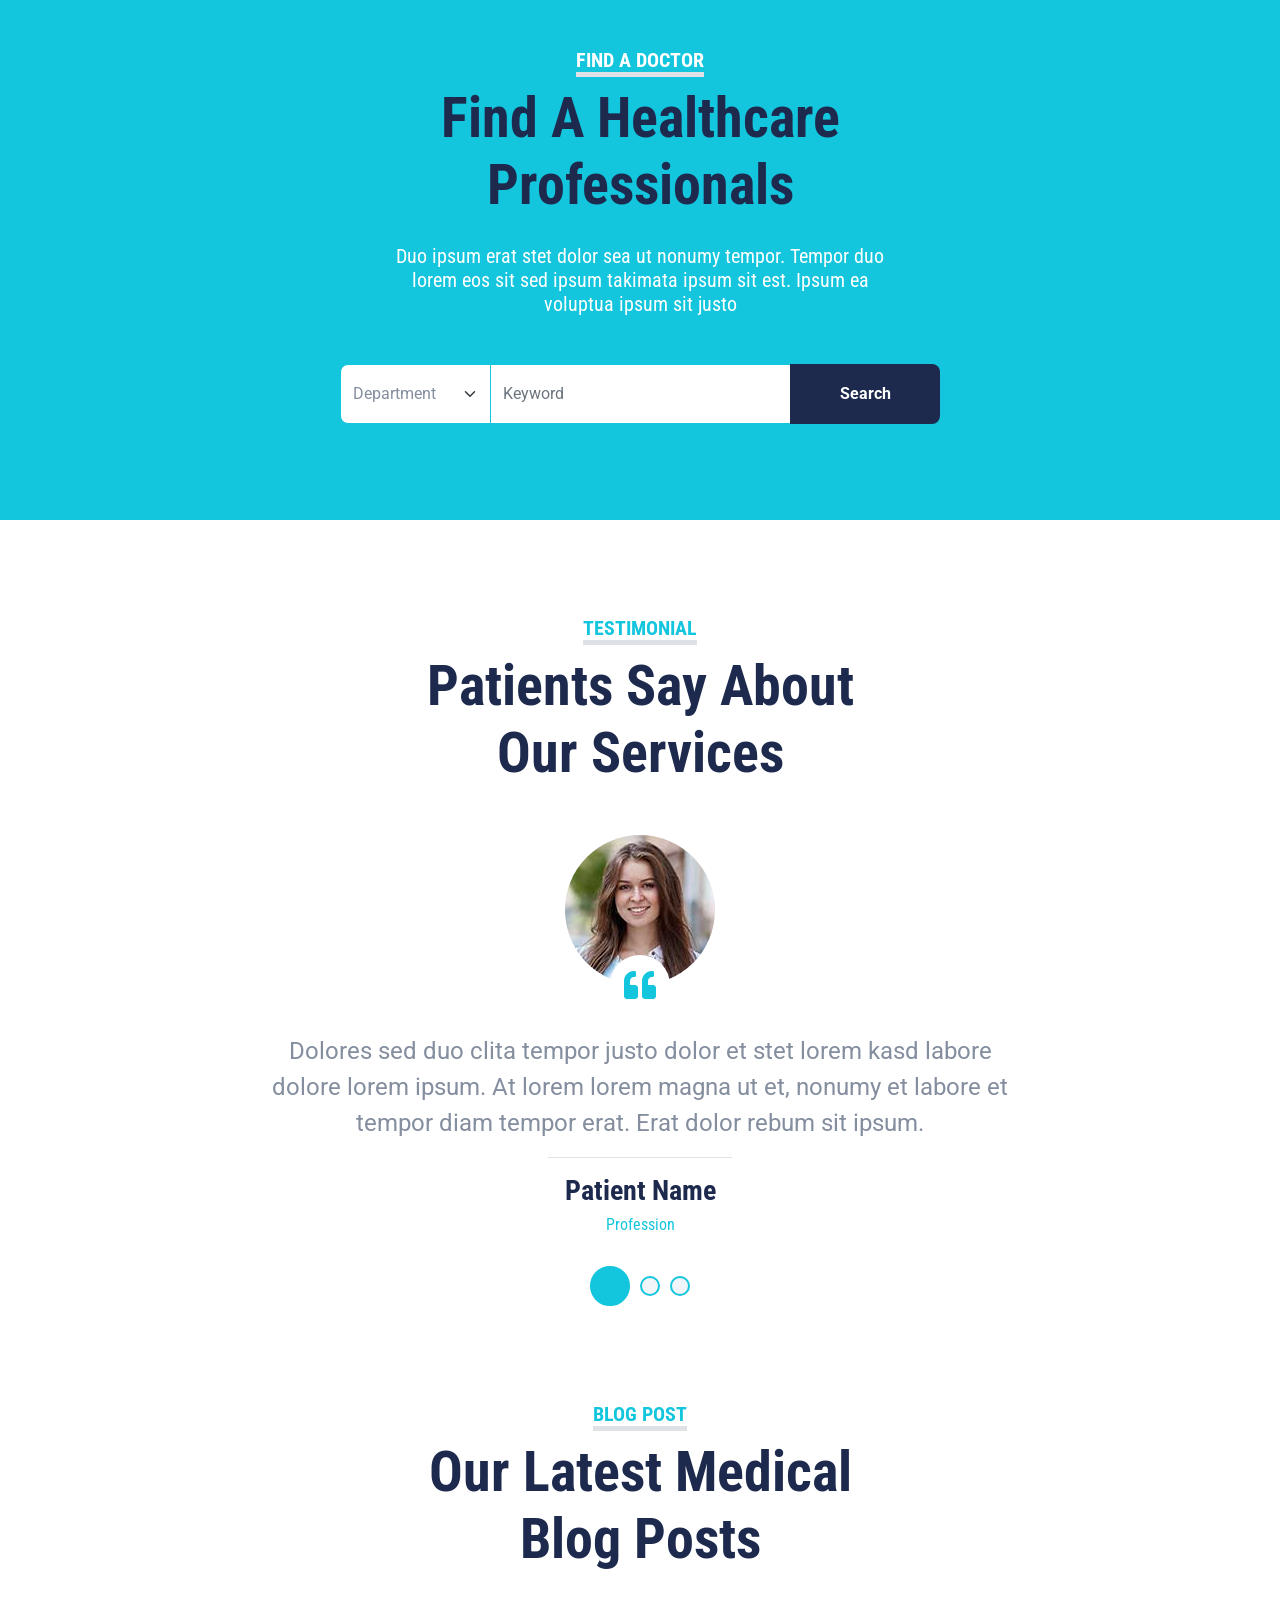
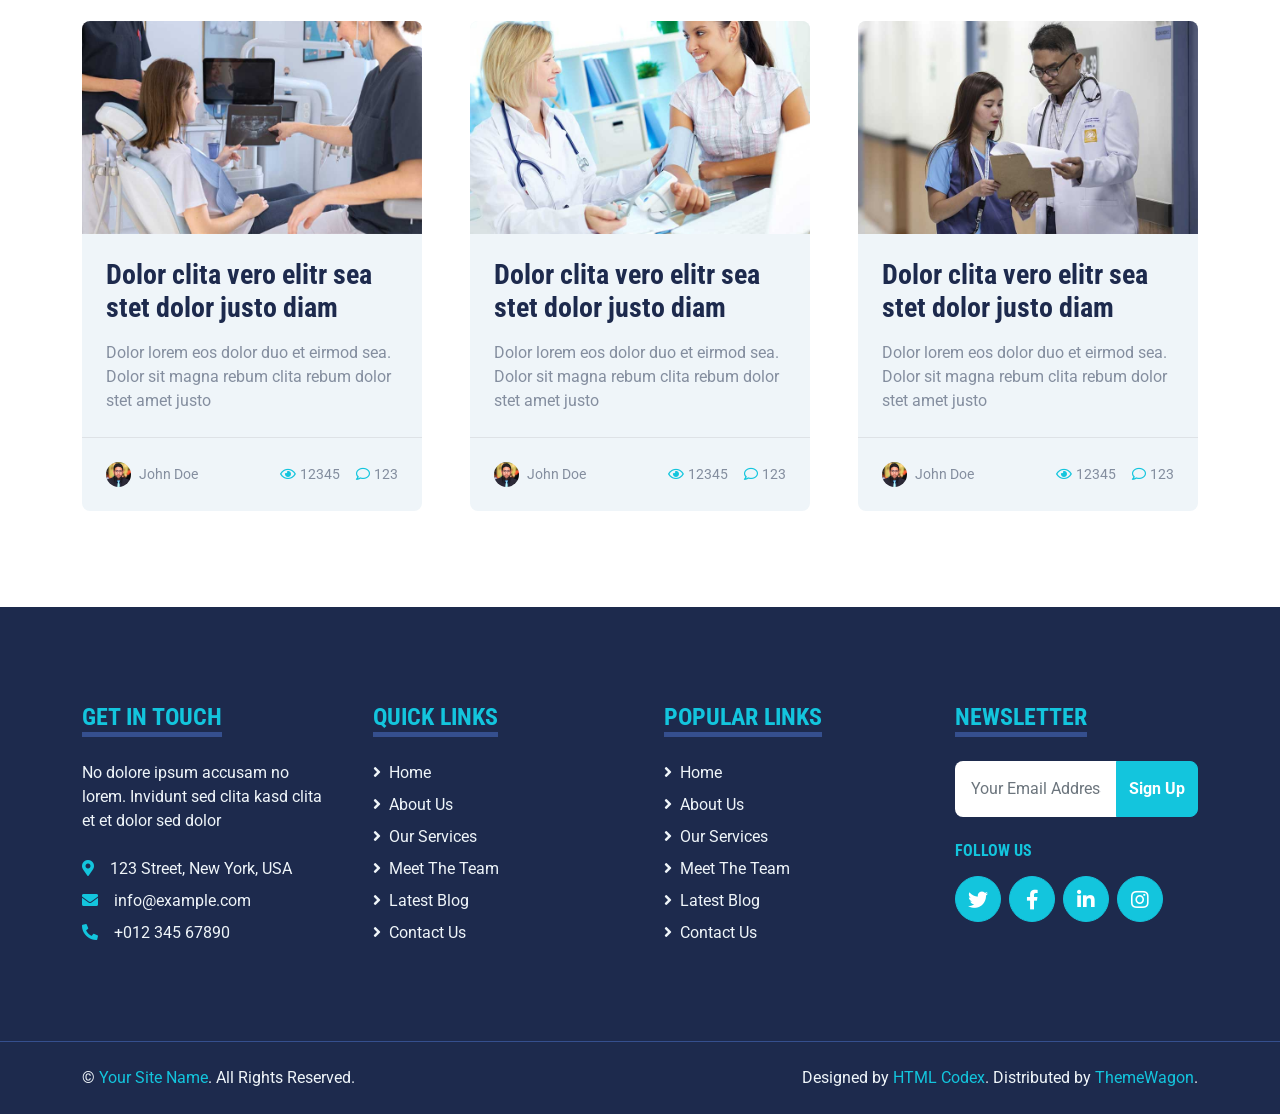
<file: EventManagementSystem.Web/wwwroot/Templates/Medinova/index.html>
<!DOCTYPE html>
<html lang="en">

<head>
    <meta charset="utf-8">
    <title>MEDINOVA - Hospital Website Template</title>
    <meta content="width=device-width, initial-scale=1.0" name="viewport">
    <meta content="Free HTML Templates" name="keywords">
    <meta content="Free HTML Templates" name="description">

    <!-- Favicon -->
    <link href="img/favicon.ico" rel="icon">

    <!-- Google Web Fonts -->
    <link rel="preconnect" href="https://fonts.gstatic.com">
    <link
        href="https://fonts.googleapis.com/css2?family=Roboto+Condensed:wght@400;700&family=Roboto:wght@400;700&display=swap"
        rel="stylesheet">

    <!-- Icon Font Stylesheet -->
    <link href="https://cdnjs.cloudflare.com/ajax/libs/font-awesome/5.15.0/css/all.min.css" rel="stylesheet">
    <link href="https://cdn.jsdelivr.net/npm/bootstrap-icons@1.4.1/font/bootstrap-icons.css" rel="stylesheet">

    <!-- Libraries Stylesheet -->
    <link href="lib/owlcarousel/assets/owl.carousel.min.css" rel="stylesheet">
    <link href="lib/tempusdominus/css/tempusdominus-bootstrap-4.min.css" rel="stylesheet" />

    <!-- Customized Bootstrap Stylesheet -->
    <link href="css/bootstrap.min.css" rel="stylesheet">

    <!-- Template Stylesheet -->
    <link href="css/style.css" rel="stylesheet">
</head>

<body>
    <!-- Topbar Start -->
    <div class="container-fluid py-2 border-bottom d-none d-lg-block">
        <div class="container">
            <div class="row">
                <div class="col-md-6 text-center text-lg-start mb-2 mb-lg-0">
                    <div class="d-inline-flex align-items-center">
                        <a class="text-decoration-none text-body pe-3" href="#!"><i
                                class="bi bi-telephone me-2"></i>+012
                            345 6789</a>
                        <span class="text-body">|</span>
                        <a class="text-decoration-none text-body px-3" href="#!"><i
                                class="bi bi-envelope me-2"></i>info@example.com</a>
                    </div>
                </div>
                <div class="col-md-6 text-center text-lg-end">
                    <div class="d-inline-flex align-items-center">
                        <a class="text-body px-2" href="#!">
                            <i class="fab fa-facebook-f"></i>
                        </a>
                        <a class="text-body px-2" href="#!">
                            <i class="fab fa-twitter"></i>
                        </a>
                        <a class="text-body px-2" href="#!">
                            <i class="fab fa-linkedin-in"></i>
                        </a>
                        <a class="text-body px-2" href="#!">
                            <i class="fab fa-instagram"></i>
                        </a>
                        <a class="text-body ps-2" href="#!">
                            <i class="fab fa-youtube"></i>
                        </a>
                    </div>
                </div>
            </div>
        </div>
    </div>
    <!-- Topbar End -->


    <!-- Navbar Start -->
    <div class="container-fluid sticky-top bg-white shadow-sm">
        <div class="container">
            <nav class="navbar navbar-expand-lg bg-white navbar-light py-3 py-lg-0">
                <a href="index.html" class="navbar-brand">
                    <h1 class="m-0 text-uppercase text-primary"><i class="fa fa-clinic-medical me-2"></i>Medinova</h1>
                </a>
                <button class="navbar-toggler" type="button" data-bs-toggle="collapse" data-bs-target="#navbarCollapse">
                    <span class="navbar-toggler-icon"></span>
                </button>
                <div class="collapse navbar-collapse" id="navbarCollapse">
                    <div class="navbar-nav ms-auto py-0">
                        <a href="#hero" class="nav-item nav-link active">Home</a>
                        <a href="#about" class="nav-item nav-link">About</a>
                        <a href="#schedule" class="nav-item nav-link">Schedule</a>
                        <a href="#speakers" class="nav-item nav-link">Speakers</a>
                        <a href="#tickets" class="nav-item nav-link">Tickets</a>
                        <a href="#sponsors" class="nav-item nav-link">Sponsors</a>
                    </div>
                </div>
            </nav>
        </div>
    </div>
    <!-- Navbar End -->


    <!-- Hero Start -->
    <div class="container-fluid bg-primary py-5 mb-5 hero-header">
        <div class="container py-5">
            <div class="row justify-content-start">
                <div class="col-lg-8 text-center text-lg-start">
                    <h5 class="d-inline-block text-primary text-uppercase border-bottom border-5"
                        style="border-color: rgba(256, 256, 256, .3) !important;">Welcome To Medinova</h5>
                    <h1 class="display-1 text-white mb-md-4">Best Healthcare Solution In Your City</h1>
                    <div class="pt-2">
                        <a href="#!" class="btn btn-light rounded-pill py-md-3 px-md-5 mx-2">Find Doctor</a>
                        <a href="#!" class="btn btn-outline-light rounded-pill py-md-3 px-md-5 mx-2">Appointment</a>
                    </div>
                </div>
            </div>
        </div>
    </div>
    <!-- Hero End -->


    <!-- About Start -->
    <div class="container-fluid py-5" id="about">
        <div class="container">
            <div class="row gx-5">
                <div class="col-lg-5 mb-5 mb-lg-0" style="min-height: 500px;">
                    <div class="position-relative h-100">
                        <img class="position-absolute w-100 h-100 rounded" src="img/about.jpg"
                            style="object-fit: cover;">
                    </div>
                </div>
                <div class="col-lg-7">
                    <div class="mb-4">
                        <h5 class="d-inline-block text-primary text-uppercase border-bottom border-5">About Us</h5>
                        <h1 class="display-4">Best Medical Care For Yourself and Your Family</h1>
                    </div>
                    <p>Tempor erat elitr at rebum at at clita aliquyam consetetur. Diam dolor diam ipsum et, tempor
                        voluptua sit consetetur sit. Aliquyam diam amet diam et eos sadipscing labore. Clita erat ipsum
                        et lorem et sit, sed stet no labore lorem sit. Sanctus clita duo justo et tempor consetetur
                        takimata eirmod, dolores takimata consetetur invidunt magna dolores aliquyam dolores dolore.
                        Amet erat amet et magna</p>
                    <div class="row g-3 pt-3">
                        <div class="col-sm-3 col-6">
                            <div class="bg-light text-center rounded-circle py-4">
                                <i class="fa fa-3x fa-user-md text-primary mb-3"></i>
                                <h6 class="mb-0">Qualified<small class="d-block text-primary">Doctors</small></h6>
                            </div>
                        </div>
                        <div class="col-sm-3 col-6">
                            <div class="bg-light text-center rounded-circle py-4">
                                <i class="fa fa-3x fa-procedures text-primary mb-3"></i>
                                <h6 class="mb-0">Emergency<small class="d-block text-primary">Services</small></h6>
                            </div>
                        </div>
                        <div class="col-sm-3 col-6">
                            <div class="bg-light text-center rounded-circle py-4">
                                <i class="fa fa-3x fa-microscope text-primary mb-3"></i>
                                <h6 class="mb-0">Accurate<small class="d-block text-primary">Testing</small></h6>
                            </div>
                        </div>
                        <div class="col-sm-3 col-6">
                            <div class="bg-light text-center rounded-circle py-4">
                                <i class="fa fa-3x fa-ambulance text-primary mb-3"></i>
                                <h6 class="mb-0">Free<small class="d-block text-primary">Ambulance</small></h6>
                            </div>
                        </div>
                    </div>
                </div>
            </div>
        </div>
    </div>
    <!-- About End -->


    <!-- Services Start -->
    <div class="container-fluid py-5">
        <div class="container">
            <div class="text-center mx-auto mb-5" style="max-width: 500px;">
                <h5 class="d-inline-block text-primary text-uppercase border-bottom border-5">Services</h5>
                <h1 class="display-4">Excellent Medical Services</h1>
            </div>
            <div class="row g-5">
                <div class="col-lg-4 col-md-6">
                    <div
                        class="service-item bg-light rounded d-flex flex-column align-items-center justify-content-center text-center">
                        <div class="service-icon mb-4">
                            <i class="fa fa-2x fa-user-md text-white"></i>
                        </div>
                        <h4 class="mb-3">Emergency Care</h4>
                        <p class="m-0">Kasd dolor no lorem nonumy sit labore tempor at justo rebum rebum stet, justo
                            elitr dolor amet sit</p>
                        <a class="btn btn-lg btn-primary rounded-pill" href="#!">
                            <i class="bi bi-arrow-right"></i>
                        </a>
                    </div>
                </div>
                <div class="col-lg-4 col-md-6">
                    <div
                        class="service-item bg-light rounded d-flex flex-column align-items-center justify-content-center text-center">
                        <div class="service-icon mb-4">
                            <i class="fa fa-2x fa-procedures text-white"></i>
                        </div>
                        <h4 class="mb-3">Operation & Surgery</h4>
                        <p class="m-0">Kasd dolor no lorem nonumy sit labore tempor at justo rebum rebum stet, justo
                            elitr dolor amet sit</p>
                        <a class="btn btn-lg btn-primary rounded-pill" href="#!">
                            <i class="bi bi-arrow-right"></i>
                        </a>
                    </div>
                </div>
                <div class="col-lg-4 col-md-6">
                    <div
                        class="service-item bg-light rounded d-flex flex-column align-items-center justify-content-center text-center">
                        <div class="service-icon mb-4">
                            <i class="fa fa-2x fa-stethoscope text-white"></i>
                        </div>
                        <h4 class="mb-3">Outdoor Checkup</h4>
                        <p class="m-0">Kasd dolor no lorem nonumy sit labore tempor at justo rebum rebum stet, justo
                            elitr dolor amet sit</p>
                        <a class="btn btn-lg btn-primary rounded-pill" href="#!">
                            <i class="bi bi-arrow-right"></i>
                        </a>
                    </div>
                </div>
                <div class="col-lg-4 col-md-6">
                    <div
                        class="service-item bg-light rounded d-flex flex-column align-items-center justify-content-center text-center">
                        <div class="service-icon mb-4">
                            <i class="fa fa-2x fa-ambulance text-white"></i>
                        </div>
                        <h4 class="mb-3">Ambulance Service</h4>
                        <p class="m-0">Kasd dolor no lorem nonumy sit labore tempor at justo rebum rebum stet, justo
                            elitr dolor amet sit</p>
                        <a class="btn btn-lg btn-primary rounded-pill" href="#!">
                            <i class="bi bi-arrow-right"></i>
                        </a>
                    </div>
                </div>
                <div class="col-lg-4 col-md-6">
                    <div
                        class="service-item bg-light rounded d-flex flex-column align-items-center justify-content-center text-center">
                        <div class="service-icon mb-4">
                            <i class="fa fa-2x fa-pills text-white"></i>
                        </div>
                        <h4 class="mb-3">Medicine & Pharmacy</h4>
                        <p class="m-0">Kasd dolor no lorem nonumy sit labore tempor at justo rebum rebum stet, justo
                            elitr dolor amet sit</p>
                        <a class="btn btn-lg btn-primary rounded-pill" href="#!">
                            <i class="bi bi-arrow-right"></i>
                        </a>
                    </div>
                </div>
                <div class="col-lg-4 col-md-6">
                    <div
                        class="service-item bg-light rounded d-flex flex-column align-items-center justify-content-center text-center">
                        <div class="service-icon mb-4">
                            <i class="fa fa-2x fa-microscope text-white"></i>
                        </div>
                        <h4 class="mb-3">Blood Testing</h4>
                        <p class="m-0">Kasd dolor no lorem nonumy sit labore tempor at justo rebum rebum stet, justo
                            elitr dolor amet sit</p>
                        <a class="btn btn-lg btn-primary rounded-pill" href="#!">
                            <i class="bi bi-arrow-right"></i>
                        </a>
                    </div>
                </div>
            </div>
        </div>
    </div>
    <!-- Services End -->


    <!-- Appointment Start -->
    <div class="container-fluid bg-primary my-5 py-5">
        <div class="container py-5">
            <div class="row gx-5">
                <div class="col-lg-6 mb-5 mb-lg-0">
                    <div class="mb-4">
                        <h5 class="d-inline-block text-white text-uppercase border-bottom border-5">Appointment</h5>
                        <h1 class="display-4">Make An Appointment For Your Family</h1>
                    </div>
                    <p class="text-white mb-5">Eirmod sed tempor lorem ut dolores. Aliquyam sit sadipscing kasd ipsum.
                        Dolor ea et dolore et at sea ea at dolor, justo ipsum duo rebum sea invidunt voluptua. Eos vero
                        eos vero ea et dolore eirmod et. Dolores diam duo invidunt lorem. Elitr ut dolores magna sit.
                        Sea dolore sanctus sed et. Takimata takimata sanctus sed.</p>
                    <a class="btn btn-dark rounded-pill py-3 px-5 me-3" href="#!">Find Doctor</a>
                    <a class="btn btn-outline-dark rounded-pill py-3 px-5" href="#!">Read More</a>
                </div>
                <div class="col-lg-6">
                    <div class="bg-white text-center rounded p-5">
                        <h1 class="mb-4">Book An Appointment</h1>
                        <form>
                            <div class="row g-3">
                                <div class="col-12 col-sm-6">
                                    <select class="form-select bg-light border-0" style="height: 55px;">
                                        <option selected>Choose Department</option>
                                        <option value="1">Department 1</option>
                                        <option value="2">Department 2</option>
                                        <option value="3">Department 3</option>
                                    </select>
                                </div>
                                <div class="col-12 col-sm-6">
                                    <select class="form-select bg-light border-0" style="height: 55px;">
                                        <option selected>Select Doctor</option>
                                        <option value="1">Doctor 1</option>
                                        <option value="2">Doctor 2</option>
                                        <option value="3">Doctor 3</option>
                                    </select>
                                </div>
                                <div class="col-12 col-sm-6">
                                    <input type="text" class="form-control bg-light border-0" placeholder="Your Name"
                                        style="height: 55px;">
                                </div>
                                <div class="col-12 col-sm-6">
                                    <input type="email" class="form-control bg-light border-0" placeholder="Your Email"
                                        style="height: 55px;">
                                </div>
                                <div class="col-12 col-sm-6">
                                    <div class="date" id="date" data-target-input="nearest">
                                        <input type="text" class="form-control bg-light border-0 datetimepicker-input"
                                            placeholder="Date" data-target="#date" data-toggle="datetimepicker"
                                            style="height: 55px;">
                                    </div>
                                </div>
                                <div class="col-12 col-sm-6">
                                    <div class="time" id="time" data-target-input="nearest">
                                        <input type="text" class="form-control bg-light border-0 datetimepicker-input"
                                            placeholder="Time" data-target="#time" data-toggle="datetimepicker"
                                            style="height: 55px;">
                                    </div>
                                </div>
                                <div class="col-12">
                                    <button class="btn btn-primary w-100 py-3" type="submit">Make An
                                        Appointment</button>
                                </div>
                            </div>
                        </form>
                    </div>
                </div>
            </div>
        </div>
    </div>
    <!-- Appointment End -->


    <!-- Pricing Plan Start -->
    <div class="container-fluid py-5" id="tickets">
        <div class="container">
            <div class="text-center mx-auto mb-5" style="max-width: 500px;">
                <h5 class="d-inline-block text-primary text-uppercase border-bottom border-5">Medical Packages</h5>
                <h1 class="display-4">Awesome Medical Programs</h1>
            </div>
            <div class="owl-carousel price-carousel position-relative" style="padding: 0 45px 45px 45px;">
                <div class="bg-light rounded text-center">
                    <div class="position-relative">
                        <img class="img-fluid rounded-top" src="img/price-1.jpg" alt="">
                        <div class="position-absolute w-100 h-100 top-50 start-50 translate-middle rounded-top d-flex flex-column align-items-center justify-content-center"
                             style="background: rgba(29, 42, 77, .8);">
                            <h3 class="text-white">Pregnancy Care</h3>
                            <h1 class="display-4 text-white mb-0">
                                <small class="align-top fw-normal"
                                       style="font-size: 22px; line-height: 45px;">$</small>49<small class="align-bottom fw-normal" style="font-size: 16px; line-height: 40px;">
                                    /
                                    Year
                                </small>
                            </h1>
                        </div>
                    </div>
                    <div class="text-center py-5">
                        <p>Emergency Medical Treatment</p>
                        <p>Highly Experienced Doctors</p>
                        <p>Highest Success Rate</p>
                        <p>Telephone Service</p>
                        <a href="#!" class="btn btn-primary rounded-pill py-3 px-5 my-2">Apply Now</a>
                    </div>
                </div>
                <div class="bg-light rounded text-center">
                    <div class="position-relative">
                        <img class="img-fluid rounded-top" src="img/price-2.jpg" alt="">
                        <div class="position-absolute w-100 h-100 top-50 start-50 translate-middle rounded-top d-flex flex-column align-items-center justify-content-center"
                             style="background: rgba(29, 42, 77, .8);">
                            <h3 class="text-white">Health Checkup</h3>
                            <h1 class="display-4 text-white mb-0">
                                <small class="align-top fw-normal"
                                       style="font-size: 22px; line-height: 45px;">$</small>99<small class="align-bottom fw-normal" style="font-size: 16px; line-height: 40px;">
                                    /
                                    Year
                                </small>
                            </h1>
                        </div>
                    </div>
                    <div class="text-center py-5">
                        <p>Emergency Medical Treatment</p>
                        <p>Highly Experienced Doctors</p>
                        <p>Highest Success Rate</p>
                        <p>Telephone Service</p>
                        <a href="#!" class="btn btn-primary rounded-pill py-3 px-5 my-2">Apply Now</a>
                    </div>
                </div>
                <div class="bg-light rounded text-center">
                    <div class="position-relative">
                        <img class="img-fluid rounded-top" src="img/price-3.jpg" alt="">
                        <div class="position-absolute w-100 h-100 top-50 start-50 translate-middle rounded-top d-flex flex-column align-items-center justify-content-center"
                             style="background: rgba(29, 42, 77, .8);">
                            <h3 class="text-white">Dental Care</h3>
                            <h1 class="display-4 text-white mb-0">
                                <small class="align-top fw-normal"
                                       style="font-size: 22px; line-height: 45px;">$</small>149<small class="align-bottom fw-normal" style="font-size: 16px; line-height: 40px;">
                                    /
                                    Year
                                </small>
                            </h1>
                        </div>
                    </div>
                    <div class="text-center py-5">
                        <p>Emergency Medical Treatment</p>
                        <p>Highly Experienced Doctors</p>
                        <p>Highest Success Rate</p>
                        <p>Telephone Service</p>
                        <a href="#!" class="btn btn-primary rounded-pill py-3 px-5 my-2">Apply Now</a>
                    </div>
                </div>
                <div class="bg-light rounded text-center">
                    <div class="position-relative">
                        <img class="img-fluid rounded-top" src="img/price-4.jpg" alt="">
                        <div class="position-absolute w-100 h-100 top-50 start-50 translate-middle rounded-top d-flex flex-column align-items-center justify-content-center"
                             style="background: rgba(29, 42, 77, .8);">
                            <h3 class="text-white">Operation & Surgery</h3>
                            <h1 class="display-4 text-white mb-0">
                                <small class="align-top fw-normal"
                                       style="font-size: 22px; line-height: 45px;">$</small>199<small class="align-bottom fw-normal" style="font-size: 16px; line-height: 40px;">
                                    /
                                    Year
                                </small>
                            </h1>
                        </div>
                    </div>
                    <div class="text-center py-5">
                        <p>Emergency Medical Treatment</p>
                        <p>Highly Experienced Doctors</p>
                        <p>Highest Success Rate</p>
                        <p>Telephone Service</p>
                        <a href="#!" class="btn btn-primary rounded-pill py-3 px-5 my-2">Apply Now</a>
                    </div>
                </div>
            </div>
        </div>
    </div>
    <!-- Pricing Plan End -->


    <!-- Team Start -->
    <div class="container-fluid py-5" id="sponsors">
        <div class="container">
            <div class="text-center mx-auto mb-5" style="max-width: 500px;">
                <h5 class="d-inline-block text-primary text-uppercase border-bottom border-5">Our Doctors</h5>
                <h1 class="display-4">Qualified Healthcare Professionals</h1>
            </div>
            <div class="owl-carousel team-carousel position-relative">
                <div class="team-item">
                    <div class="row g-0 bg-light rounded overflow-hidden">
                        <div class="col-12 col-sm-5 h-100">
                            <img class="img-fluid h-100" src="img/team-1.jpg" style="object-fit: cover;">
                        </div>
                        <div class="col-12 col-sm-7 h-100 d-flex flex-column">
                            <div class="mt-auto p-4">
                                <h3>Doctor Name</h3>
                                <h6 class="fw-normal fst-italic text-primary mb-4">Cardiology Specialist</h6>
                                <p class="m-0">
                                    Dolor lorem eos dolor duo eirmod sea. Dolor sit magna rebum clita rebum
                                    dolor
                                </p>
                            </div>
                            <div class="d-flex mt-auto border-top p-4">
                                <a class="btn btn-lg btn-primary btn-lg-square rounded-circle me-3" href="#!">
                                    <i class="fab fa-twitter"></i>
                                </a>
                                <a class="btn btn-lg btn-primary btn-lg-square rounded-circle me-3" href="#!">
                                    <i class="fab fa-facebook-f"></i>
                                </a>
                                <a class="btn btn-lg btn-primary btn-lg-square rounded-circle" href="#!">
                                    <i class="fab fa-linkedin-in"></i>
                                </a>
                            </div>
                        </div>
                    </div>
                </div>
                <div class="team-item">
                    <div class="row g-0 bg-light rounded overflow-hidden">
                        <div class="col-12 col-sm-5 h-100">
                            <img class="img-fluid h-100" src="img/team-2.jpg" style="object-fit: cover;">
                        </div>
                        <div class="col-12 col-sm-7 h-100 d-flex flex-column">
                            <div class="mt-auto p-4">
                                <h3>Doctor Name</h3>
                                <h6 class="fw-normal fst-italic text-primary mb-4">Cardiology Specialist</h6>
                                <p class="m-0">
                                    Dolor lorem eos dolor duo eirmod sea. Dolor sit magna rebum clita rebum
                                    dolor
                                </p>
                            </div>
                            <div class="d-flex mt-auto border-top p-4">
                                <a class="btn btn-lg btn-primary btn-lg-square rounded-circle me-3" href="#!">
                                    <i class="fab fa-twitter"></i>
                                </a>
                                <a class="btn btn-lg btn-primary btn-lg-square rounded-circle me-3" href="#!">
                                    <i class="fab fa-facebook-f"></i>
                                </a>
                                <a class="btn btn-lg btn-primary btn-lg-square rounded-circle" href="#!">
                                    <i class="fab fa-linkedin-in"></i>
                                </a>
                            </div>
                        </div>
                    </div>
                </div>
                <div class="team-item">
                    <div class="row g-0 bg-light rounded overflow-hidden">
                        <div class="col-12 col-sm-5 h-100">
                            <img class="img-fluid h-100" src="img/team-3.jpg" style="object-fit: cover;">
                        </div>
                        <div class="col-12 col-sm-7 h-100 d-flex flex-column">
                            <div class="mt-auto p-4">
                                <h3>Doctor Name</h3>
                                <h6 class="fw-normal fst-italic text-primary mb-4">Cardiology Specialist</h6>
                                <p class="m-0">
                                    Dolor lorem eos dolor duo eirmod sea. Dolor sit magna rebum clita rebum
                                    dolor
                                </p>
                            </div>
                            <div class="d-flex mt-auto border-top p-4">
                                <a class="btn btn-lg btn-primary btn-lg-square rounded-circle me-3" href="#!">
                                    <i class="fab fa-twitter"></i>
                                </a>
                                <a class="btn btn-lg btn-primary btn-lg-square rounded-circle me-3" href="#!">
                                    <i class="fab fa-facebook-f"></i>
                                </a>
                                <a class="btn btn-lg btn-primary btn-lg-square rounded-circle" href="#!">
                                    <i class="fab fa-linkedin-in"></i>
                                </a>
                            </div>
                        </div>
                    </div>
                </div>
            </div>
        </div>
    </div>
    <!-- Team End -->


    <!-- Search Start -->
    <div class="container-fluid bg-primary my-5 py-5">
        <div class="container py-5">
            <div class="text-center mx-auto mb-5" style="max-width: 500px;">
                <h5 class="d-inline-block text-white text-uppercase border-bottom border-5">Find A Doctor</h5>
                <h1 class="display-4 mb-4">Find A Healthcare Professionals</h1>
                <h5 class="text-white fw-normal">Duo ipsum erat stet dolor sea ut nonumy tempor. Tempor duo lorem eos
                    sit sed ipsum takimata ipsum sit est. Ipsum ea voluptua ipsum sit justo</h5>
            </div>
            <div class="mx-auto" style="width: 100%; max-width: 600px;">
                <div class="input-group">
                    <select class="form-select border-primary w-25" style="height: 60px;">
                        <option selected>Department</option>
                        <option value="1">Department 1</option>
                        <option value="2">Department 2</option>
                        <option value="3">Department 3</option>
                    </select>
                    <input type="text" class="form-control border-primary w-50" placeholder="Keyword">
                    <button class="btn btn-dark border-0 w-25">Search</button>
                </div>
            </div>
        </div>
    </div>
    <!-- Search End -->


    <!-- Testimonial Start -->
    <div class="container-fluid py-5" id="speakers">
        <div class="container">
            <div class="text-center mx-auto mb-5" style="max-width: 500px;">
                <h5 class="d-inline-block text-primary text-uppercase border-bottom border-5">Testimonial</h5>
                <h1 class="display-4">Patients Say About Our Services</h1>
            </div>
            <div class="row justify-content-center">
                <div class="col-lg-8">
                    <div class="owl-carousel testimonial-carousel">
                        <div class="testimonial-item text-center">
                            <div class="position-relative mb-5">
                                <img class="img-fluid rounded-circle mx-auto" src="img/testimonial-1.jpg" alt="">
                                <div class="position-absolute top-100 start-50 translate-middle d-flex align-items-center justify-content-center bg-white rounded-circle"
                                    style="width: 60px; height: 60px;">
                                    <i class="fa fa-quote-left fa-2x text-primary"></i>
                                </div>
                            </div>
                            <p class="fs-4 fw-normal">Dolores sed duo clita tempor justo dolor et stet lorem kasd labore
                                dolore lorem ipsum. At lorem lorem magna ut et, nonumy et labore et tempor diam tempor
                                erat. Erat dolor rebum sit ipsum.</p>
                            <hr class="w-25 mx-auto">
                            <h3>Patient Name</h3>
                            <h6 class="fw-normal text-primary mb-3">Profession</h6>
                        </div>
                        <div class="testimonial-item text-center">
                            <div class="position-relative mb-5">
                                <img class="img-fluid rounded-circle mx-auto" src="img/testimonial-2.jpg" alt="">
                                <div class="position-absolute top-100 start-50 translate-middle d-flex align-items-center justify-content-center bg-white rounded-circle"
                                    style="width: 60px; height: 60px;">
                                    <i class="fa fa-quote-left fa-2x text-primary"></i>
                                </div>
                            </div>
                            <p class="fs-4 fw-normal">Dolores sed duo clita tempor justo dolor et stet lorem kasd labore
                                dolore lorem ipsum. At lorem lorem magna ut et, nonumy et labore et tempor diam tempor
                                erat. Erat dolor rebum sit ipsum.</p>
                            <hr class="w-25 mx-auto">
                            <h3>Patient Name</h3>
                            <h6 class="fw-normal text-primary mb-3">Profession</h6>
                        </div>
                        <div class="testimonial-item text-center">
                            <div class="position-relative mb-5">
                                <img class="img-fluid rounded-circle mx-auto" src="img/testimonial-3.jpg" alt="">
                                <div class="position-absolute top-100 start-50 translate-middle d-flex align-items-center justify-content-center bg-white rounded-circle"
                                    style="width: 60px; height: 60px;">
                                    <i class="fa fa-quote-left fa-2x text-primary"></i>
                                </div>
                            </div>
                            <p class="fs-4 fw-normal">Dolores sed duo clita tempor justo dolor et stet lorem kasd labore
                                dolore lorem ipsum. At lorem lorem magna ut et, nonumy et labore et tempor diam tempor
                                erat. Erat dolor rebum sit ipsum.</p>
                            <hr class="w-25 mx-auto">
                            <h3>Patient Name</h3>
                            <h6 class="fw-normal text-primary mb-3">Profession</h6>
                        </div>
                    </div>
                </div>
            </div>
        </div>
    </div>
    <!-- Testimonial End -->


    <!-- Blog Start -->
    <div class="container-fluid py-5" id="schedule">
        <div class="container">
            <div class="text-center mx-auto mb-5" style="max-width: 500px;">
                <h5 class="d-inline-block text-primary text-uppercase border-bottom border-5">Blog Post</h5>
                <h1 class="display-4">Our Latest Medical Blog Posts</h1>
            </div>
            <div class="row g-5">
                <div class="col-xl-4 col-lg-6">
                    <div class="bg-light rounded overflow-hidden">
                        <img class="img-fluid w-100" src="img/blog-1.jpg" alt="">
                        <div class="p-4">
                            <a class="h3 d-block mb-3" href="#!">Dolor clita vero elitr sea stet dolor justo diam</a>
                            <p class="m-0">Dolor lorem eos dolor duo et eirmod sea. Dolor sit magna
                                rebum clita rebum dolor stet amet justo</p>
                        </div>
                        <div class="d-flex justify-content-between border-top p-4">
                            <div class="d-flex align-items-center">
                                <img class="rounded-circle me-2" src="img/user.jpg" width="25" height="25" alt="">
                                <small>John Doe</small>
                            </div>
                            <div class="d-flex align-items-center">
                                <small class="ms-3"><i class="far fa-eye text-primary me-1"></i>12345</small>
                                <small class="ms-3"><i class="far fa-comment text-primary me-1"></i>123</small>
                            </div>
                        </div>
                    </div>
                </div>
                <div class="col-xl-4 col-lg-6">
                    <div class="bg-light rounded overflow-hidden">
                        <img class="img-fluid w-100" src="img/blog-2.jpg" alt="">
                        <div class="p-4">
                            <a class="h3 d-block mb-3" href="#!">Dolor clita vero elitr sea stet dolor justo diam</a>
                            <p class="m-0">Dolor lorem eos dolor duo et eirmod sea. Dolor sit magna
                                rebum clita rebum dolor stet amet justo</p>
                        </div>
                        <div class="d-flex justify-content-between border-top p-4">
                            <div class="d-flex align-items-center">
                                <img class="rounded-circle me-2" src="img/user.jpg" width="25" height="25" alt="">
                                <small>John Doe</small>
                            </div>
                            <div class="d-flex align-items-center">
                                <small class="ms-3"><i class="far fa-eye text-primary me-1"></i>12345</small>
                                <small class="ms-3"><i class="far fa-comment text-primary me-1"></i>123</small>
                            </div>
                        </div>
                    </div>
                </div>
                <div class="col-xl-4 col-lg-6">
                    <div class="bg-light rounded overflow-hidden">
                        <img class="img-fluid w-100" src="img/blog-3.jpg" alt="">
                        <div class="p-4">
                            <a class="h3 d-block mb-3" href="#!">Dolor clita vero elitr sea stet dolor justo diam</a>
                            <p class="m-0">Dolor lorem eos dolor duo et eirmod sea. Dolor sit magna
                                rebum clita rebum dolor stet amet justo</p>
                        </div>
                        <div class="d-flex justify-content-between border-top p-4">
                            <div class="d-flex align-items-center">
                                <img class="rounded-circle me-2" src="img/user.jpg" width="25" height="25" alt="">
                                <small>John Doe</small>
                            </div>
                            <div class="d-flex align-items-center">
                                <small class="ms-3"><i class="far fa-eye text-primary me-1"></i>12345</small>
                                <small class="ms-3"><i class="far fa-comment text-primary me-1"></i>123</small>
                            </div>
                        </div>
                    </div>
                </div>
            </div>
        </div>
    </div>
    <!-- Blog End -->


    <!-- Footer Start -->
    <div class="container-fluid bg-dark text-light mt-5 py-5">
        <div class="container py-5">
            <div class="row g-5">
                <div class="col-lg-3 col-md-6">
                    <h4 class="d-inline-block text-primary text-uppercase border-bottom border-5 border-secondary mb-4">
                        Get In Touch</h4>
                    <p class="mb-4">No dolore ipsum accusam no lorem. Invidunt sed clita kasd clita et et dolor sed
                        dolor</p>
                    <p class="mb-2"><i class="fa fa-map-marker-alt text-primary me-3"></i>123 Street, New York, USA</p>
                    <p class="mb-2"><i class="fa fa-envelope text-primary me-3"></i>info@example.com</p>
                    <p class="mb-0"><i class="fa fa-phone-alt text-primary me-3"></i>+012 345 67890</p>
                </div>
                <div class="col-lg-3 col-md-6">
                    <h4 class="d-inline-block text-primary text-uppercase border-bottom border-5 border-secondary mb-4">
                        Quick Links</h4>
                    <div class="d-flex flex-column justify-content-start">
                        <a class="text-light mb-2" href="#!"><i class="fa fa-angle-right me-2"></i>Home</a>
                        <a class="text-light mb-2" href="#!"><i class="fa fa-angle-right me-2"></i>About Us</a>
                        <a class="text-light mb-2" href="#!"><i class="fa fa-angle-right me-2"></i>Our Services</a>
                        <a class="text-light mb-2" href="#!"><i class="fa fa-angle-right me-2"></i>Meet The Team</a>
                        <a class="text-light mb-2" href="#!"><i class="fa fa-angle-right me-2"></i>Latest Blog</a>
                        <a class="text-light" href="#!"><i class="fa fa-angle-right me-2"></i>Contact Us</a>
                    </div>
                </div>
                <div class="col-lg-3 col-md-6">
                    <h4 class="d-inline-block text-primary text-uppercase border-bottom border-5 border-secondary mb-4">
                        Popular Links</h4>
                    <div class="d-flex flex-column justify-content-start">
                        <a class="text-light mb-2" href="#!"><i class="fa fa-angle-right me-2"></i>Home</a>
                        <a class="text-light mb-2" href="#!"><i class="fa fa-angle-right me-2"></i>About Us</a>
                        <a class="text-light mb-2" href="#!"><i class="fa fa-angle-right me-2"></i>Our Services</a>
                        <a class="text-light mb-2" href="#!"><i class="fa fa-angle-right me-2"></i>Meet The Team</a>
                        <a class="text-light mb-2" href="#!"><i class="fa fa-angle-right me-2"></i>Latest Blog</a>
                        <a class="text-light" href="#!"><i class="fa fa-angle-right me-2"></i>Contact Us</a>
                    </div>
                </div>
                <div class="col-lg-3 col-md-6">
                    <h4 class="d-inline-block text-primary text-uppercase border-bottom border-5 border-secondary mb-4">
                        Newsletter</h4>
                    <form action="">
                        <div class="input-group">
                            <input type="text" class="form-control p-3 border-0" placeholder="Your Email Address">
                            <button class="btn btn-primary">Sign Up</button>
                        </div>
                    </form>
                    <h6 class="text-primary text-uppercase mt-4 mb-3">Follow Us</h6>
                    <div class="d-flex">
                        <a class="btn btn-lg btn-primary btn-lg-square rounded-circle me-2" href="#!"><i
                                class="fab fa-twitter"></i></a>
                        <a class="btn btn-lg btn-primary btn-lg-square rounded-circle me-2" href="#!"><i
                                class="fab fa-facebook-f"></i></a>
                        <a class="btn btn-lg btn-primary btn-lg-square rounded-circle me-2" href="#!"><i
                                class="fab fa-linkedin-in"></i></a>
                        <a class="btn btn-lg btn-primary btn-lg-square rounded-circle" href="#!"><i
                                class="fab fa-instagram"></i></a>
                    </div>
                </div>
            </div>
        </div>
    </div>
    <div class="container-fluid bg-dark text-light border-top border-secondary py-4">
        <div class="container">
            <div class="row g-5">
                <div class="col-md-6 text-center text-md-start">
                    <p class="mb-md-0">&copy; <a class="text-primary" href="#!">Your Site Name</a>. All Rights Reserved.
                    </p>
                </div>
                <div class="col-md-6 text-center text-md-end">
                    <p class="mb-0">Designed by <a class="text-primary" href="https://htmlcodex.com"
                            target="_blank">HTML Codex</a>. Distributed by <a href="https://themewagon.com"
                            target="_blank">ThemeWagon</a>.</p>
                </div>
            </div>
        </div>
    </div>
    <!-- Footer End -->


    <!-- Back to Top -->
    <a href="#!" class="btn btn-lg btn-primary btn-lg-square back-to-top"><i class="bi bi-arrow-up"></i></a>


    <!-- JavaScript Libraries -->
    <script src="https://code.jquery.com/jquery-3.4.1.min.js"></script>
    <script src="https://cdn.jsdelivr.net/npm/bootstrap@5.0.0/dist/js/bootstrap.bundle.min.js"></script>
    <script src="lib/easing/easing.min.js"></script>
    <script src="lib/waypoints/waypoints.min.js"></script>
    <script src="lib/owlcarousel/owl.carousel.min.js"></script>
    <script src="lib/tempusdominus/js/moment.min.js"></script>
    <script src="lib/tempusdominus/js/moment-timezone.min.js"></script>
    <script src="lib/tempusdominus/js/tempusdominus-bootstrap-4.min.js"></script>

    <!-- Template Javascript -->
    <script src="js/main.js"></script>
</body>

</html>
</file>
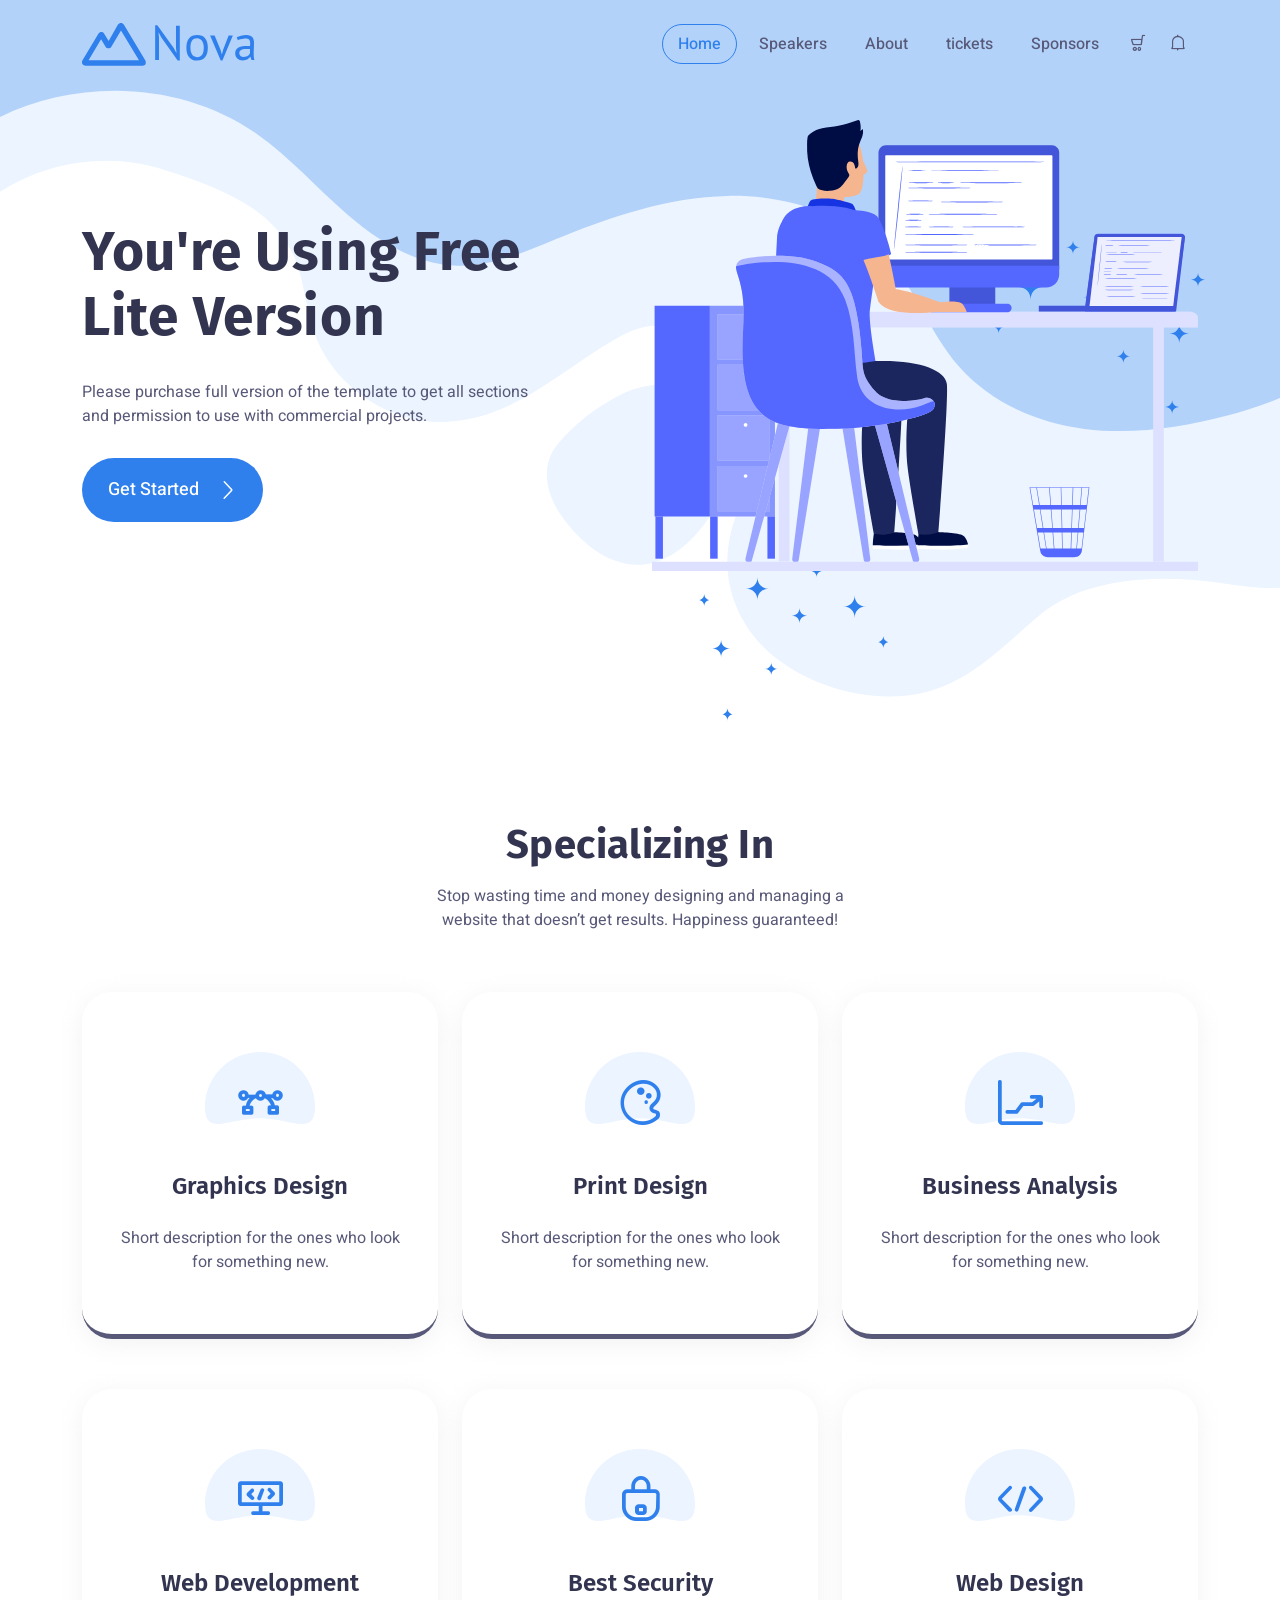
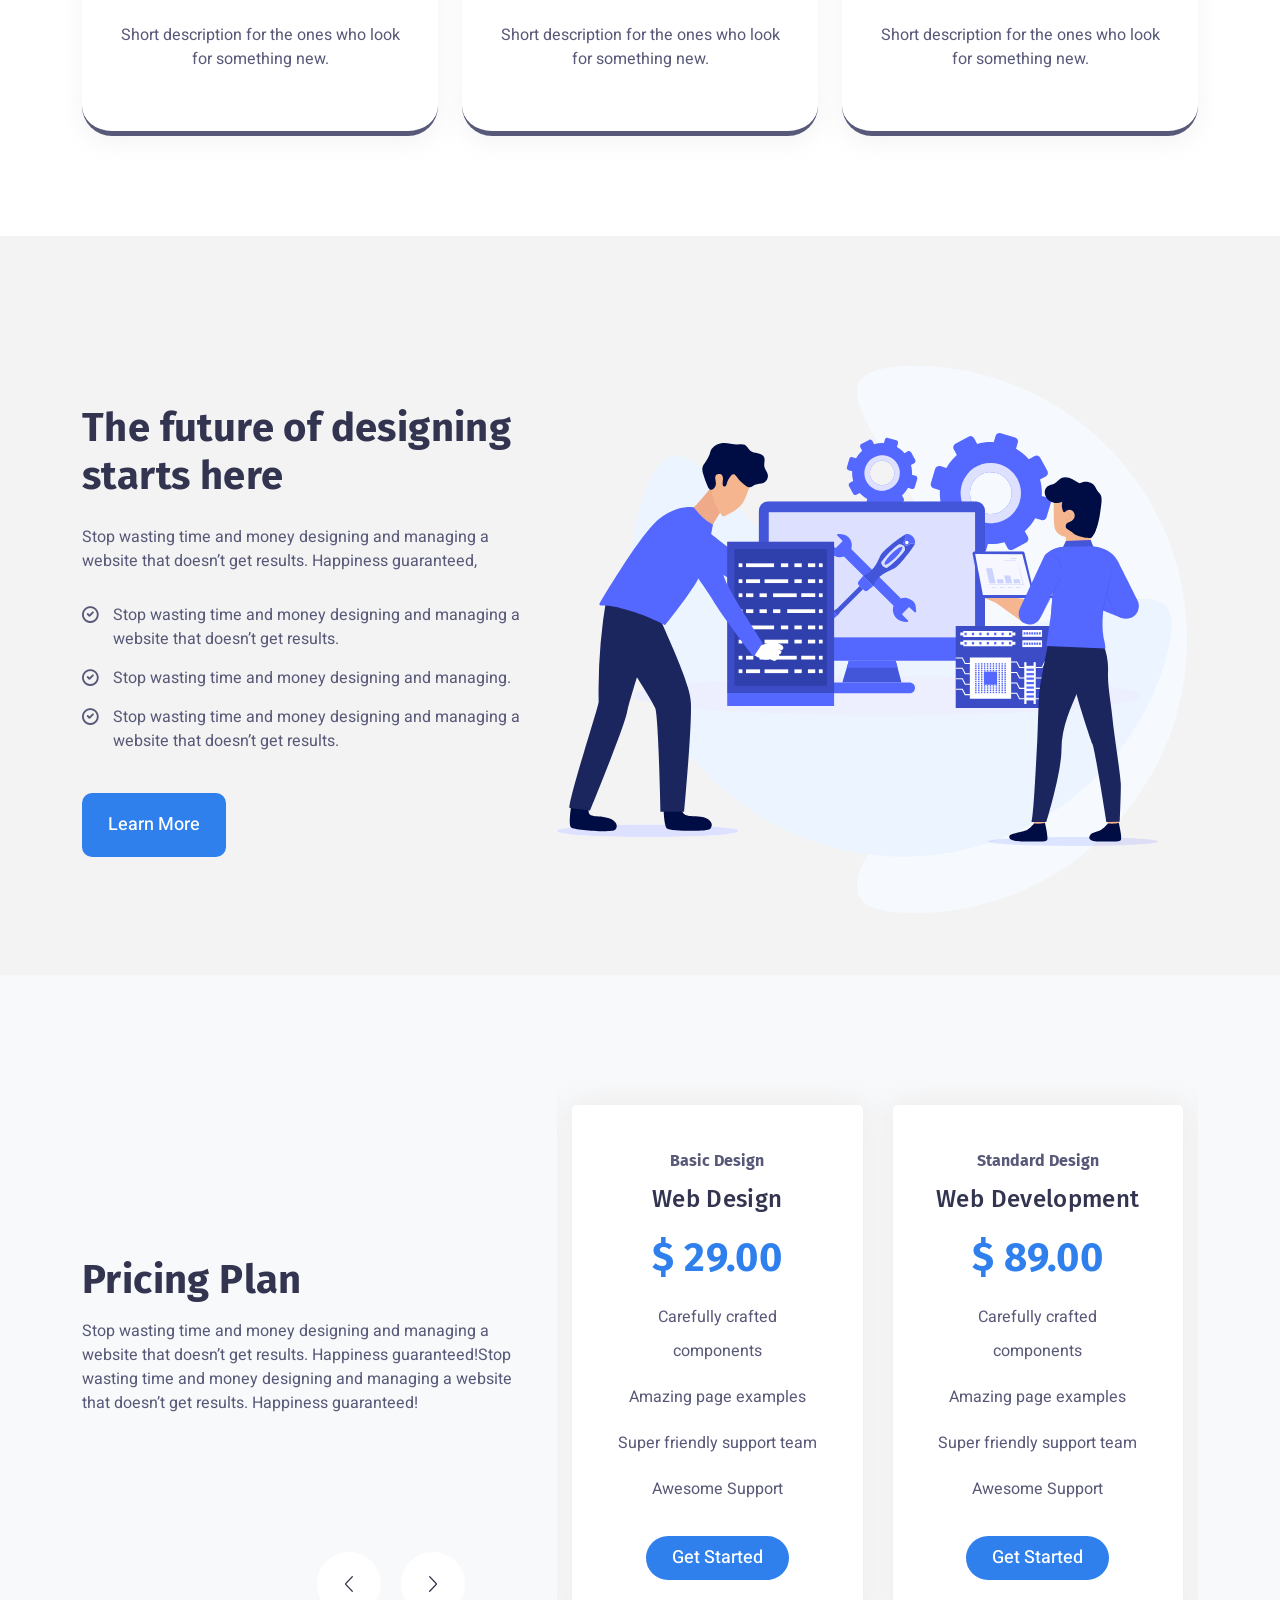
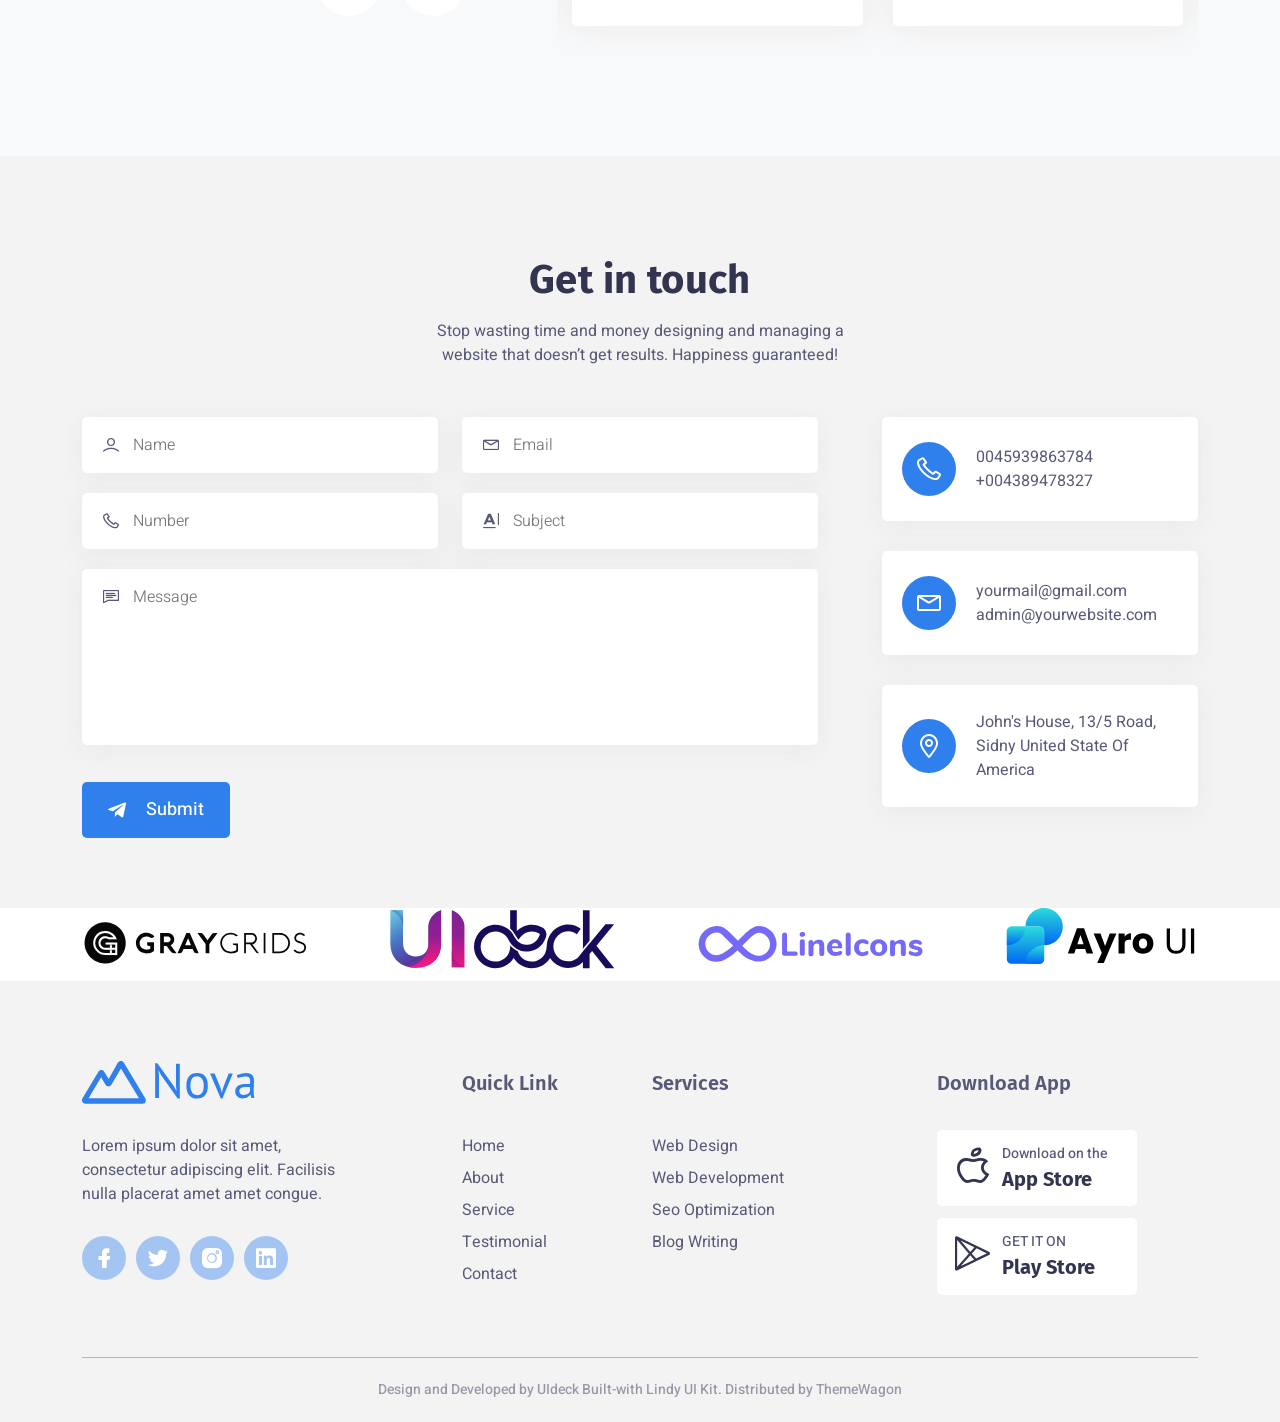
<file: EventManagementSystem.Web/wwwroot/Templates/Nova/index.html>
<!DOCTYPE html>
<html class="no-js" lang="">
  <head>
    <meta charset="utf-8" />
    <meta http-equiv="x-ua-compatible" content="ie=edge" />
    <title>Nova - Bootstrap 5 Template</title>
    <meta name="description" content="" />
    <meta name="viewport" content="width=device-width, initial-scale=1" />
    <!-- Place favicon.ico in the root directory -->

    <!-- ========================= CSS here ========================= -->
    <link rel="stylesheet" href="assets/css/bootstrap-5.0.0-beta1.min.css" />
    <link rel="stylesheet" href="assets/css/LineIcons.2.0.css"/>
    <link rel="stylesheet" href="assets/css/tiny-slider.css"/>
    <link rel="stylesheet" href="assets/css/animate.css"/>
    <link rel="stylesheet" href="assets/css/lindy-uikit.css"/>
  </head>
  <body>
      <!--[if lte IE 9]>
      <p class="browserupgrade">
        You are using an <strong>outdated</strong> browser. Please
        <a href="https://browsehappy.com/">upgrade your browser</a> to improve
        your experience and security.
      </p>
    <![endif]-->
      <!-- ========================= preloader start ========================= -->
      <div class="preloader">
          <div class="loader">
              <div class="spinner">
                  <div class="spinner-container">
                      <div class="spinner-rotator">
                          <div class="spinner-left">
                              <div class="spinner-circle"></div>
                          </div>
                          <div class="spinner-right">
                              <div class="spinner-circle"></div>
                          </div>
                      </div>
                  </div>
              </div>
          </div>
      </div>
      <!-- ========================= preloader end ========================= -->
      <!-- ========================= hero-section-wrapper-5 start ========================= -->
      <section id="home" class="hero-section-wrapper-5">

          <!-- ========================= header-6 start ========================= -->
          <header class="header header-6">
              <div class="navbar-area">
                  <div class="container">
                      <div class="row align-items-center">
                          <div class="col-lg-12">
                              <nav class="navbar navbar-expand-lg">
                                  <a class="navbar-brand" href="index.html">
                                      <img src="assets/img/logo/logo.svg" alt="Logo" />
                                  </a>
                                  <button class="navbar-toggler" type="button" data-bs-toggle="collapse" data-bs-target="#navbarSupportedContent6" aria-controls="navbarSupportedContent6" aria-expanded="false" aria-label="Toggle navigation">
                                      <span class="toggler-icon"></span>
                                      <span class="toggler-icon"></span>
                                      <span class="toggler-icon"></span>
                                  </button>

                                  <div class="collapse navbar-collapse sub-menu-bar" id="navbarSupportedContent6">
                                      <ul id="nav6" class="navbar-nav ms-auto">
                                          <li class="nav-item">
                                              <a class="page-scroll active" href="#home">Home</a>
                                          </li>
                                          <li class="nav-item">
                                              <a class="page-scroll" href="#speakers">Speakers</a>
                                          </li>
                                          <li class="nav-item">
                                              <a class="page-scroll" href="#about">About</a>
                                          </li>

                                          <li class="nav-item">
                                              <a class="page-scroll" href="#tickets">tickets</a>
                                          </li>
                                          <li class="nav-item">
                                              <a class="page-scroll" href="#sponsors">Sponsors</a>
                                          </li>
                                      </ul>
                                  </div>

                                  <div class="header-action d-flex">
                                      <a href="#0"> <i class="lni lni-cart"></i> </a>
                                      <a href="#0"> <i class="lni lni-alarm"></i> </a>
                                  </div>
                                  <!-- navbar collapse -->
                              </nav>
                              <!-- navbar -->
                          </div>
                      </div>
                      <!-- row -->
                  </div>
                  <!-- container -->
              </div>
              <!-- navbar area -->
          </header>
          <!-- ========================= header-6 end ========================= -->
          <!-- ========================= hero-5 start ========================= -->
          <div class="hero-section hero-style-5 img-bg" style="background-image: url('assets/img/hero/hero-5/hero-bg.svg')">
              <div class="container">
                  <div class="row">
                      <div class="col-lg-6">
                          <div class="hero-content-wrapper">
                              <h2 class="mb-30 wow fadeInUp" data-wow-delay=".2s">You're Using Free Lite Version</h2>
                              <p class="mb-30 wow fadeInUp" data-wow-delay=".4s">Please purchase full version of the template to get all sections and permission to use with commercial projects.</p>
                              <a href="#0" class="button button-lg radius-50 wow fadeInUp" data-wow-delay=".6s">Get Started <i class="lni lni-chevron-right"></i> </a>
                          </div>
                      </div>
                      <div class="col-lg-6 align-self-end">
                          <div class="hero-image wow fadeInUp" data-wow-delay=".5s">
                              <img src="assets/img/hero/hero-5/hero-img.svg" alt="">
                          </div>
                      </div>
                  </div>
              </div>
          </div>
          <!-- ========================= hero-5 end ========================= -->

      </section>
      <!-- ========================= hero-section-wrapper-6 end ========================= -->
      <!-- ========================= feature style-5 start ========================= -->
      <section id="speakers" class="feature-section feature-style-5">
          <div class="container">
              <div class="row justify-content-center">
                  <div class="col-xxl-5 col-xl-5 col-lg-7 col-md-8">
                      <div class="section-title text-center mb-60">
                          <h3 class="mb-15 wow fadeInUp" data-wow-delay=".2s">Specializing In</h3>
                          <p class="wow fadeInUp" data-wow-delay=".4s">Stop wasting time and money designing and managing a website that doesn’t get results. Happiness guaranteed!</p>
                      </div>
                  </div>
              </div>

              <div class="row">
                  <div class="col-lg-4 col-md-6">
                      <div class="single-feature wow fadeInUp" data-wow-delay=".2s">
                          <div class="icon">
                              <i class="lni lni-vector"></i>
                              <svg width="110" height="72" viewBox="0 0 110 72" fill="none" xmlns="http://www.w3.org/2000/svg">
                                  <path d="M110 54.7589C110 85.0014 85.3757 66.2583 55 66.2583C24.6243 66.2583 0 85.0014 0 54.7589C0 24.5164 24.6243 0 55 0C85.3757 0 110 24.5164 110 54.7589Z" fill="#EBF4FF" />
                              </svg>
                          </div>
                          <div class="content">
                              <h5>Graphics Design</h5>
                              <p>Short description for the ones who look for something new.</p>
                          </div>
                      </div>
                  </div>
                  <div class="col-lg-4 col-md-6">
                      <div class="single-feature wow fadeInUp" data-wow-delay=".4s">
                          <div class="icon">
                              <i class="lni lni-pallet"></i>
                              <svg width="110" height="72" viewBox="0 0 110 72" fill="none" xmlns="http://www.w3.org/2000/svg">
                                  <path d="M110 54.7589C110 85.0014 85.3757 66.2583 55 66.2583C24.6243 66.2583 0 85.0014 0 54.7589C0 24.5164 24.6243 0 55 0C85.3757 0 110 24.5164 110 54.7589Z" fill="#EBF4FF" />
                              </svg>
                          </div>
                          <div class="content">
                              <h5>Print Design</h5>
                              <p>Short description for the ones who look for something new.</p>
                          </div>
                      </div>
                  </div>
                  <div class="col-lg-4 col-md-6">
                      <div class="single-feature wow fadeInUp" data-wow-delay=".6s">
                          <div class="icon">
                              <i class="lni lni-stats-up"></i>
                              <svg width="110" height="72" viewBox="0 0 110 72" fill="none" xmlns="http://www.w3.org/2000/svg">
                                  <path d="M110 54.7589C110 85.0014 85.3757 66.2583 55 66.2583C24.6243 66.2583 0 85.0014 0 54.7589C0 24.5164 24.6243 0 55 0C85.3757 0 110 24.5164 110 54.7589Z" fill="#EBF4FF" />
                              </svg>
                          </div>
                          <div class="content">
                              <h5>Business Analysis</h5>
                              <p>Short description for the ones who look for something new.</p>
                          </div>
                      </div>
                  </div>
                  <div class="col-lg-4 col-md-6">
                      <div class="single-feature wow fadeInUp" data-wow-delay=".2s">
                          <div class="icon">
                              <i class="lni lni-code-alt"></i>
                              <svg width="110" height="72" viewBox="0 0 110 72" fill="none" xmlns="http://www.w3.org/2000/svg">
                                  <path d="M110 54.7589C110 85.0014 85.3757 66.2583 55 66.2583C24.6243 66.2583 0 85.0014 0 54.7589C0 24.5164 24.6243 0 55 0C85.3757 0 110 24.5164 110 54.7589Z" fill="#EBF4FF" />
                              </svg>
                          </div>
                          <div class="content">
                              <h5>Web Development</h5>
                              <p>Short description for the ones who look for something new.</p>
                          </div>
                      </div>
                  </div>
                  <div class="col-lg-4 col-md-6">
                      <div class="single-feature wow fadeInUp" data-wow-delay=".4s">
                          <div class="icon">
                              <i class="lni lni-lock"></i>
                              <svg width="110" height="72" viewBox="0 0 110 72" fill="none" xmlns="http://www.w3.org/2000/svg">
                                  <path d="M110 54.7589C110 85.0014 85.3757 66.2583 55 66.2583C24.6243 66.2583 0 85.0014 0 54.7589C0 24.5164 24.6243 0 55 0C85.3757 0 110 24.5164 110 54.7589Z" fill="#EBF4FF" />
                              </svg>
                          </div>
                          <div class="content">
                              <h5>Best Security</h5>
                              <p>Short description for the ones who look for something new.</p>
                          </div>
                      </div>
                  </div>
                  <div class="col-lg-4 col-md-6">
                      <div class="single-feature wow fadeInUp" data-wow-delay=".6s">
                          <div class="icon">
                              <i class="lni lni-code"></i>
                              <svg width="110" height="72" viewBox="0 0 110 72" fill="none" xmlns="http://www.w3.org/2000/svg">
                                  <path d="M110 54.7589C110 85.0014 85.3757 66.2583 55 66.2583C24.6243 66.2583 0 85.0014 0 54.7589C0 24.5164 24.6243 0 55 0C85.3757 0 110 24.5164 110 54.7589Z" fill="#EBF4FF" />
                              </svg>
                          </div>
                          <div class="content">
                              <h5>Web Design</h5>
                              <p>Short description for the ones who look for something new.</p>
                          </div>
                      </div>
                  </div>
              </div>

          </div>
      </section>
      <!-- ========================= feature style-5 end ========================= -->
      <!-- ========================= about style-4 start ========================= -->
      <section id="about" class="about-section about-style-4">
          <div class="container">
              <div class="row align-items-center">
                  <div class="col-xl-5 col-lg-6">
                      <div class="about-content-wrapper">
                          <div class="section-title mb-30">
                              <h3 class="mb-25 wow fadeInUp" data-wow-delay=".2s">The future of designing starts here</h3>
                              <p class="wow fadeInUp" data-wow-delay=".3s">Stop wasting time and money designing and managing a website that doesn’t get results. Happiness guaranteed,</p>
                          </div>
                          <ul>
                              <li class="wow fadeInUp" data-wow-delay=".35s">
                                  <i class="lni lni-checkmark-circle"></i>
                                  Stop wasting time and money designing and managing a website that doesn’t get results.
                              </li>
                              <li class="wow fadeInUp" data-wow-delay=".4s">
                                  <i class="lni lni-checkmark-circle"></i>
                                  Stop wasting time and money designing and managing.
                              </li>
                              <li class="wow fadeInUp" data-wow-delay=".45s">
                                  <i class="lni lni-checkmark-circle"></i>
                                  Stop wasting time and money designing and managing a website that doesn’t get results.
                              </li>
                          </ul>
                          <a href="#0" class="button button-lg radius-10 wow fadeInUp" data-wow-delay=".5s">Learn More</a>
                      </div>
                  </div>
                  <div class="col-xl-7 col-lg-6">
                      <div class="about-image text-lg-right wow fadeInUp" data-wow-delay=".5s">
                          <img src="assets/img/about/about-4/about-img.svg" alt="">
                      </div>
                  </div>
              </div>
          </div>
      </section>
      <!-- ========================= about style-4 end ========================= -->
      <!-- ========================= pricing style-4 start ========================= -->
      <section id="tickets" class="pricing-section pricing-style-4 bg-light">
          <div class="container">
              <div class="row align-items-center">
                  <div class="col-xl-5 col-lg-6">
                      <div class="section-title mb-60">
                          <h3 class="mb-15 wow fadeInUp" data-wow-delay=".2s">Pricing Plan</h3>
                          <p class="wow fadeInUp" data-wow-delay=".4s">Stop wasting time and money designing and managing a website that doesn’t get results. Happiness guaranteed!Stop wasting time and money designing and managing a website that doesn’t get results. Happiness guaranteed!</p>
                      </div>
                  </div>
                  <div class="col-xl-7 col-lg-6">
                      <div class="pricing-active-wrapper wow fadeInUp" data-wow-delay=".4s">
                          <div class="pricing-active">
                              <div class="single-pricing-wrapper">
                                  <div class="single-pricing">
                                      <h6>Basic Design</h6>
                                      <h4>Web Design</h4>
                                      <h3>$ 29.00</h3>
                                      <ul>
                                          <li>Carefully crafted components</li>
                                          <li>Amazing page examples</li>
                                          <li>Super friendly support team</li>
                                          <li>Awesome Support</li>
                                      </ul>
                                      <a href="#0" class="button radius-30">Get Started</a>
                                  </div>
                              </div>
                              <div class="single-pricing-wrapper">
                                  <div class="single-pricing">
                                      <h6>Standard Design</h6>
                                      <h4>Web Development</h4>
                                      <h3>$ 89.00</h3>
                                      <ul>
                                          <li>Carefully crafted components</li>
                                          <li>Amazing page examples</li>
                                          <li>Super friendly support team</li>
                                          <li>Awesome Support</li>
                                      </ul>
                                      <a href="#0" class="button radius-30">Get Started</a>
                                  </div>
                              </div>
                              <div class="single-pricing-wrapper">
                                  <div class="single-pricing">
                                      <h6>Pro Design</h6>
                                      <h4>Design & Develop</h4>
                                      <h3>$ 199.00</h3>
                                      <ul>
                                          <li>Carefully crafted components</li>
                                          <li>Amazing page examples</li>
                                          <li>Super friendly support team</li>
                                          <li>Awesome Support</li>
                                      </ul>
                                      <a href="#0" class="button radius-30">Get Started</a>
                                  </div>
                              </div>

                          </div>
                      </div>
                  </div>
              </div>
          </div>
      </section>
      <!-- ========================= pricing style-4 end ========================= -->
      <!-- ========================= contact-style-3 start ========================= -->
      <section id="contact" class="contact-section contact-style-3">
          <div class="container">
              <div class="row justify-content-center">
                  <div class="col-xxl-5 col-xl-5 col-lg-7 col-md-10">
                      <div class="section-title text-center mb-50">
                          <h3 class="mb-15">Get in touch</h3>
                          <p>Stop wasting time and money designing and managing a website that doesn’t get results. Happiness guaranteed!</p>
                      </div>
                  </div>
              </div>
              <div class="row">
                  <div class="col-lg-8">
                      <div class="contact-form-wrapper">
                          <form action="" method=" ">
                              <div class="row">
                                  <div class="col-md-6">
                                      <div class="single-input">
                                          <input type="text" id="name" name="name" class="form-input" placeholder="Name">
                                          <i class="lni lni-user"></i>
                                      </div>
                                  </div>
                                  <div class="col-md-6">
                                      <div class="single-input">
                                          <input type="email" id="email" name="email" class="form-input" placeholder="Email">
                                          <i class="lni lni-envelope"></i>
                                      </div>
                                  </div>
                                  <div class="col-md-6">
                                      <div class="single-input">
                                          <input type="text" id="number" name="number" class="form-input" placeholder="Number">
                                          <i class="lni lni-phone"></i>
                                      </div>
                                  </div>
                                  <div class="col-md-6">
                                      <div class="single-input">
                                          <input type="text" id="subject" name="subject" class="form-input" placeholder="Subject">
                                          <i class="lni lni-text-format"></i>
                                      </div>
                                  </div>
                                  <div class="col-md-12">
                                      <div class="single-input">
                                          <textarea name="message" id="message" class="form-input" placeholder="Message" rows="6"></textarea>
                                          <i class="lni lni-comments-alt"></i>
                                      </div>
                                  </div>
                                  <div class="col-md-12">
                                      <div class="form-button">
                                          <button type="submit" class="button"> <i class="lni lni-telegram-original"></i> Submit</button>
                                      </div>
                                  </div>
                              </div>
                          </form>
                      </div>

                  </div>

                  <div class="col-lg-4">
                      <div class="left-wrapper">
                          <div class="row">
                              <div class="col-lg-12 col-md-6">
                                  <div class="single-item">
                                      <div class="icon">
                                          <i class="lni lni-phone"></i>
                                      </div>
                                      <div class="text">
                                          <p>0045939863784</p>
                                          <p>+004389478327</p>
                                      </div>
                                  </div>
                              </div>
                              <div class="col-lg-12 col-md-6">
                                  <div class="single-item">
                                      <div class="icon">
                                          <i class="lni lni-envelope"></i>
                                      </div>
                                      <div class="text">
                                          <p>yourmail@gmail.com</p>
                                          <p>admin@yourwebsite.com</p>
                                      </div>
                                  </div>
                              </div>
                              <div class="col-lg-12 col-md-6">
                                  <div class="single-item">
                                      <div class="icon">
                                          <i class="lni lni-map-marker"></i>
                                      </div>
                                      <div class="text">
                                          <p>John's House, 13/5 Road, Sidny United State Of America</p>
                                      </div>
                                  </div>
                              </div>
                          </div>

                      </div>
                  </div>
              </div>
          </div>
      </section>
      <!-- ========================= contact-style-3 end ========================= -->
      <!-- ========================= clients-logo start ========================= -->
      <section id="sponsors" class="sponsors-section sponsors-style-3">
          <div class="container">
              <div class="row">
                  <div class="col-lg-12">
                      <div class="client-logo wow fadeInUp" data-wow-delay=".2s">
                          <img src="assets/img/clients/brands.svg" alt="" class="w-100">
                      </div>
                  </div>
              </div>
          </div>
      </section>
      <!-- ========================= clients-logo end ========================= -->
      <!-- ========================= footer style-4 start ========================= -->
      <footer class="footer footer-style-4">
          <div class="container">
              <div class="widget-wrapper">
                  <div class="row">
                      <div class="col-xl-3 col-lg-4 col-md-6">
                          <div class="footer-widget wow fadeInUp" data-wow-delay=".2s">
                              <div class="logo">
                                  <a href="#0"> <img src="assets/img/logo/logo.svg" alt=""> </a>
                              </div>
                              <p class="desc">Lorem ipsum dolor sit amet, consectetur adipiscing elit. Facilisis nulla placerat amet amet congue.</p>
                              <ul class="socials">
                                  <li> <a href="#0"> <i class="lni lni-facebook-filled"></i> </a> </li>
                                  <li> <a href="#0"> <i class="lni lni-twitter-filled"></i> </a> </li>
                                  <li> <a href="#0"> <i class="lni lni-instagram-filled"></i> </a> </li>
                                  <li> <a href="#0"> <i class="lni lni-linkedin-original"></i> </a> </li>
                              </ul>
                          </div>
                      </div>
                      <div class="col-xl-2 offset-xl-1 col-lg-2 col-md-6 col-sm-6">
                          <div class="footer-widget wow fadeInUp" data-wow-delay=".3s">
                              <h6>Quick Link</h6>
                              <ul class="links">
                                  <li> <a href="#0">Home</a> </li>
                                  <li> <a href="#0">About</a> </li>
                                  <li> <a href="#0">Service</a> </li>
                                  <li> <a href="#0">Testimonial</a> </li>
                                  <li> <a href="#0">Contact</a> </li>
                              </ul>
                          </div>
                      </div>
                      <div class="col-xl-3 col-lg-3 col-md-6 col-sm-6">
                          <div class="footer-widget wow fadeInUp" data-wow-delay=".4s">
                              <h6>Services</h6>
                              <ul class="links">
                                  <li> <a href="#0">Web Design</a> </li>
                                  <li> <a href="#0">Web Development</a> </li>
                                  <li> <a href="#0">Seo Optimization</a> </li>
                                  <li> <a href="#0">Blog Writing</a> </li>
                              </ul>
                          </div>
                      </div>
                      <div class="col-xl-3 col-lg-3 col-md-6">
                          <div class="footer-widget wow fadeInUp" data-wow-delay=".5s">
                              <h6>Download App</h6>
                              <ul class="download-app">
                                  <li>
                                      <a href="#0">
                                          <span class="icon"><i class="lni lni-apple"></i></span>
                                          <span class="text">Download on the <b>App Store</b> </span>
                                      </a>
                                  </li>
                                  <li>
                                      <a href="#0">
                                          <span class="icon"><i class="lni lni-play-store"></i></span>
                                          <span class="text">GET IT ON <b>Play Store</b> </span>
                                      </a>
                                  </li>
                              </ul>
                          </div>
                      </div>
                  </div>
              </div>
              <div class="copyright-wrapper wow fadeInUp" data-wow-delay=".2s">
                  <p>Design and Developed by <a href="https://uideck.com" rel="nofollow" target="_blank">UIdeck</a> Built-with <a href="https://uideck.com" rel="nofollow" target="_blank">Lindy UI Kit</a>. Distributed by <a href="https://themewagon.com" target="_blank">ThemeWagon</a></p>
              </div>
          </div>
      </footer>
      <!-- ========================= footer style-4 end ========================= -->
      <!-- ========================= scroll-top start ========================= -->
      <a href="#" class="scroll-top"> <i class="lni lni-chevron-up"></i> </a>
      <!-- ========================= scroll-top end ========================= -->
      <!-- ========================= JS here ========================= -->
      <script src="assets/js/bootstrap-5.0.0-beta1.min.js"></script>
      <script src="assets/js/tiny-slider.js"></script>
      <script src="assets/js/wow.min.js"></script>
      <script src="assets/js/main.js"></script>
  </body>
</html>
</file>
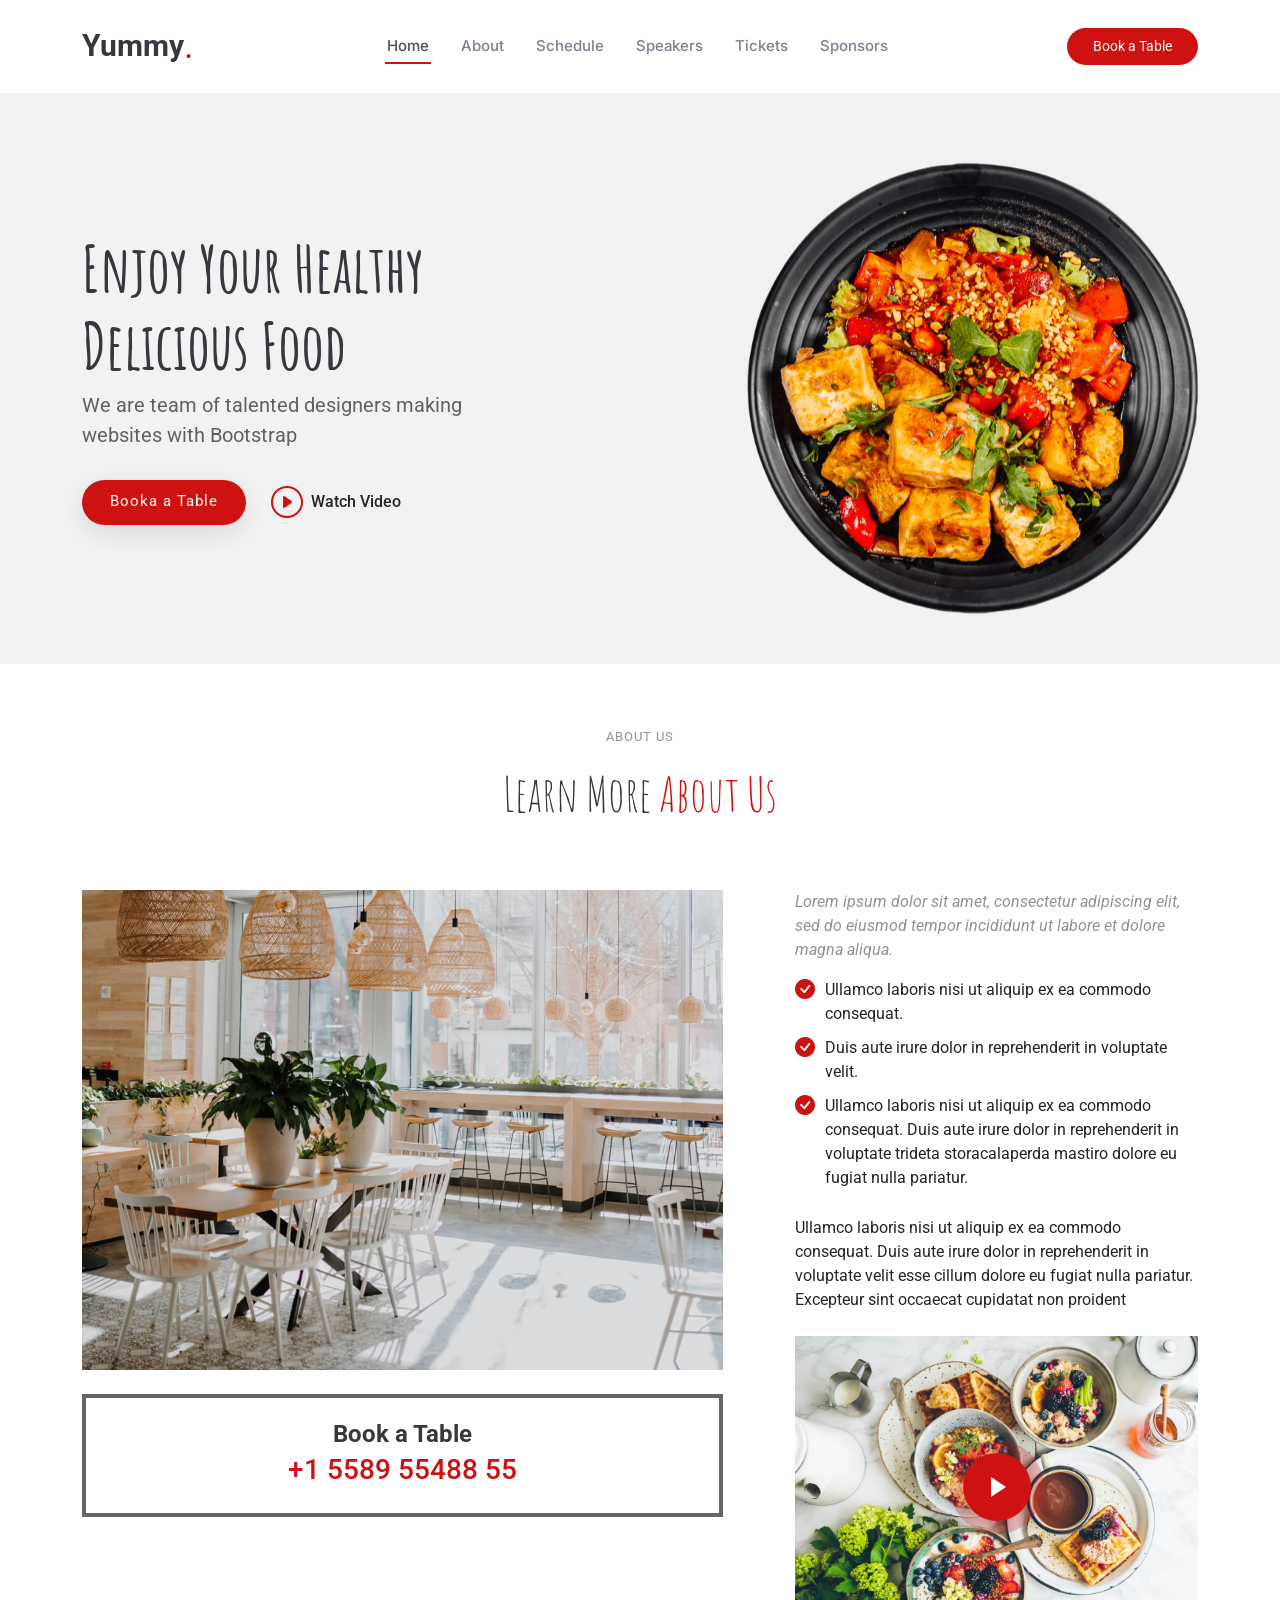
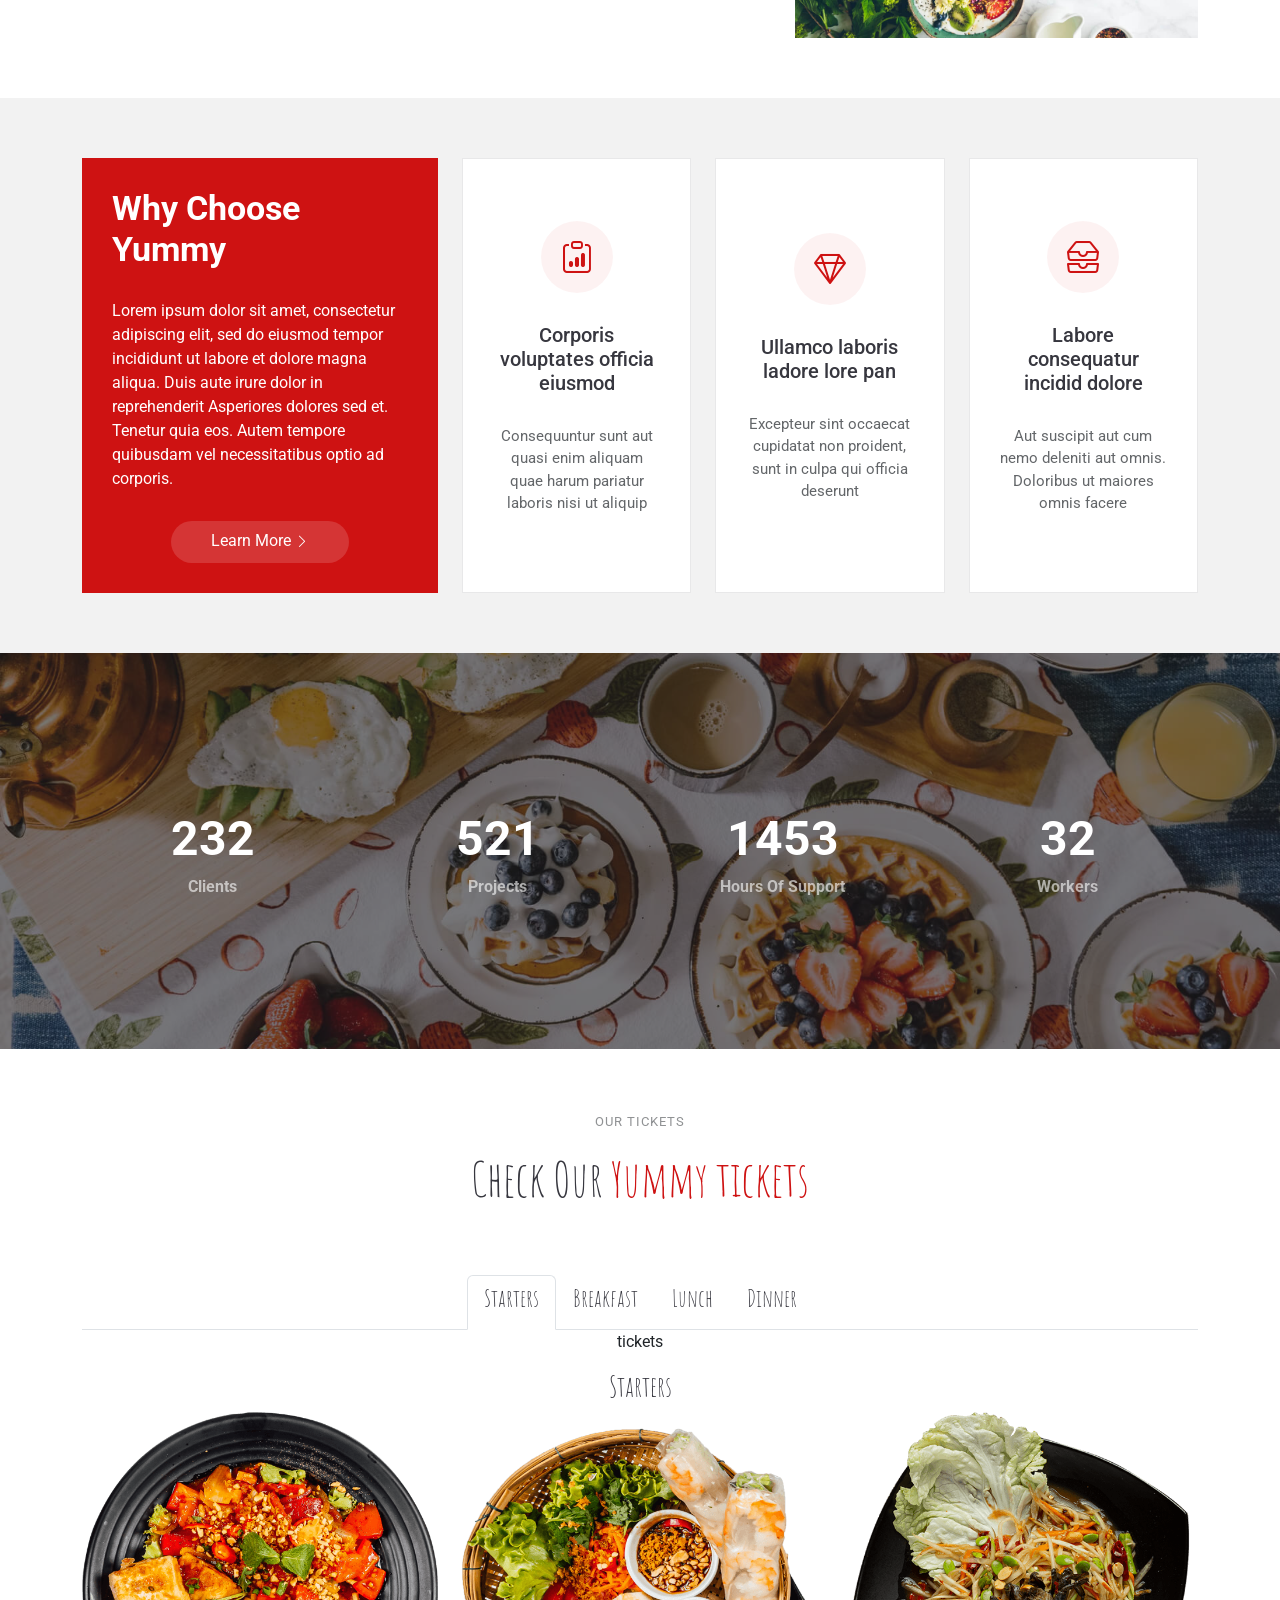
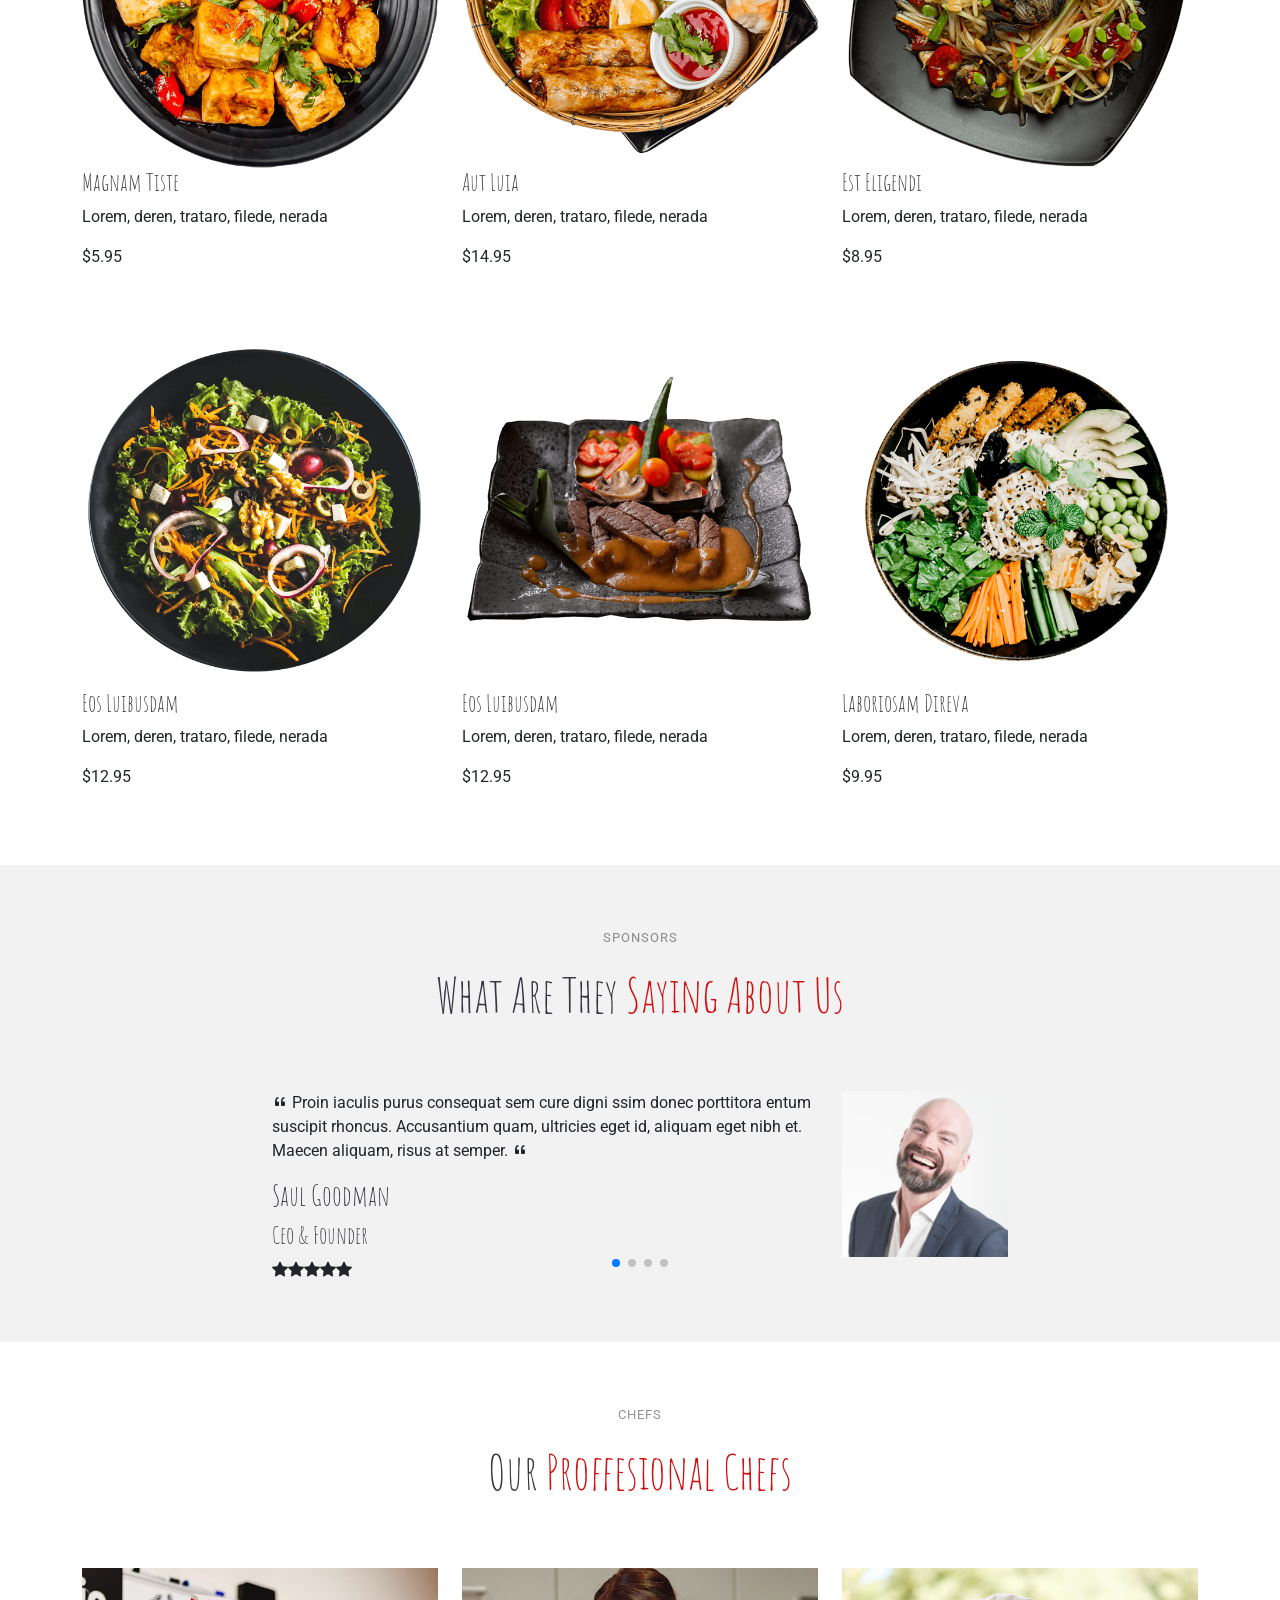
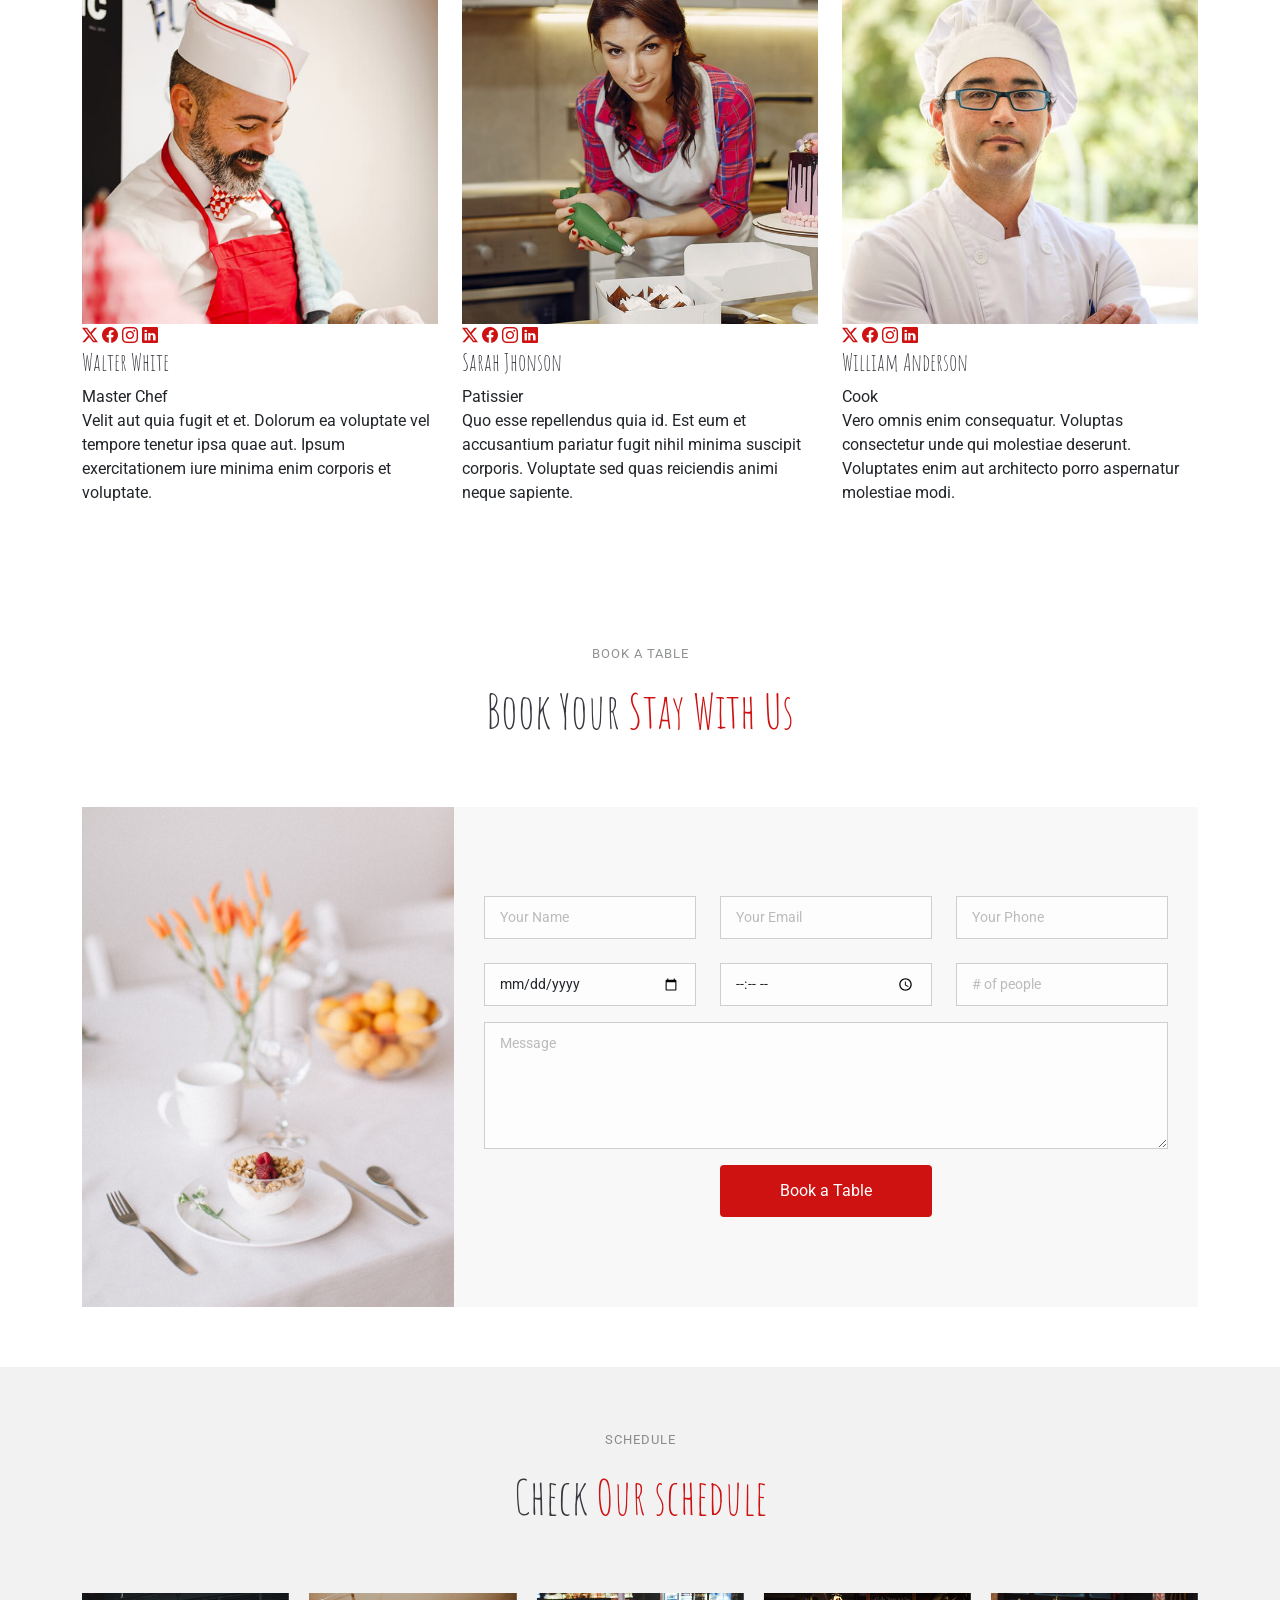
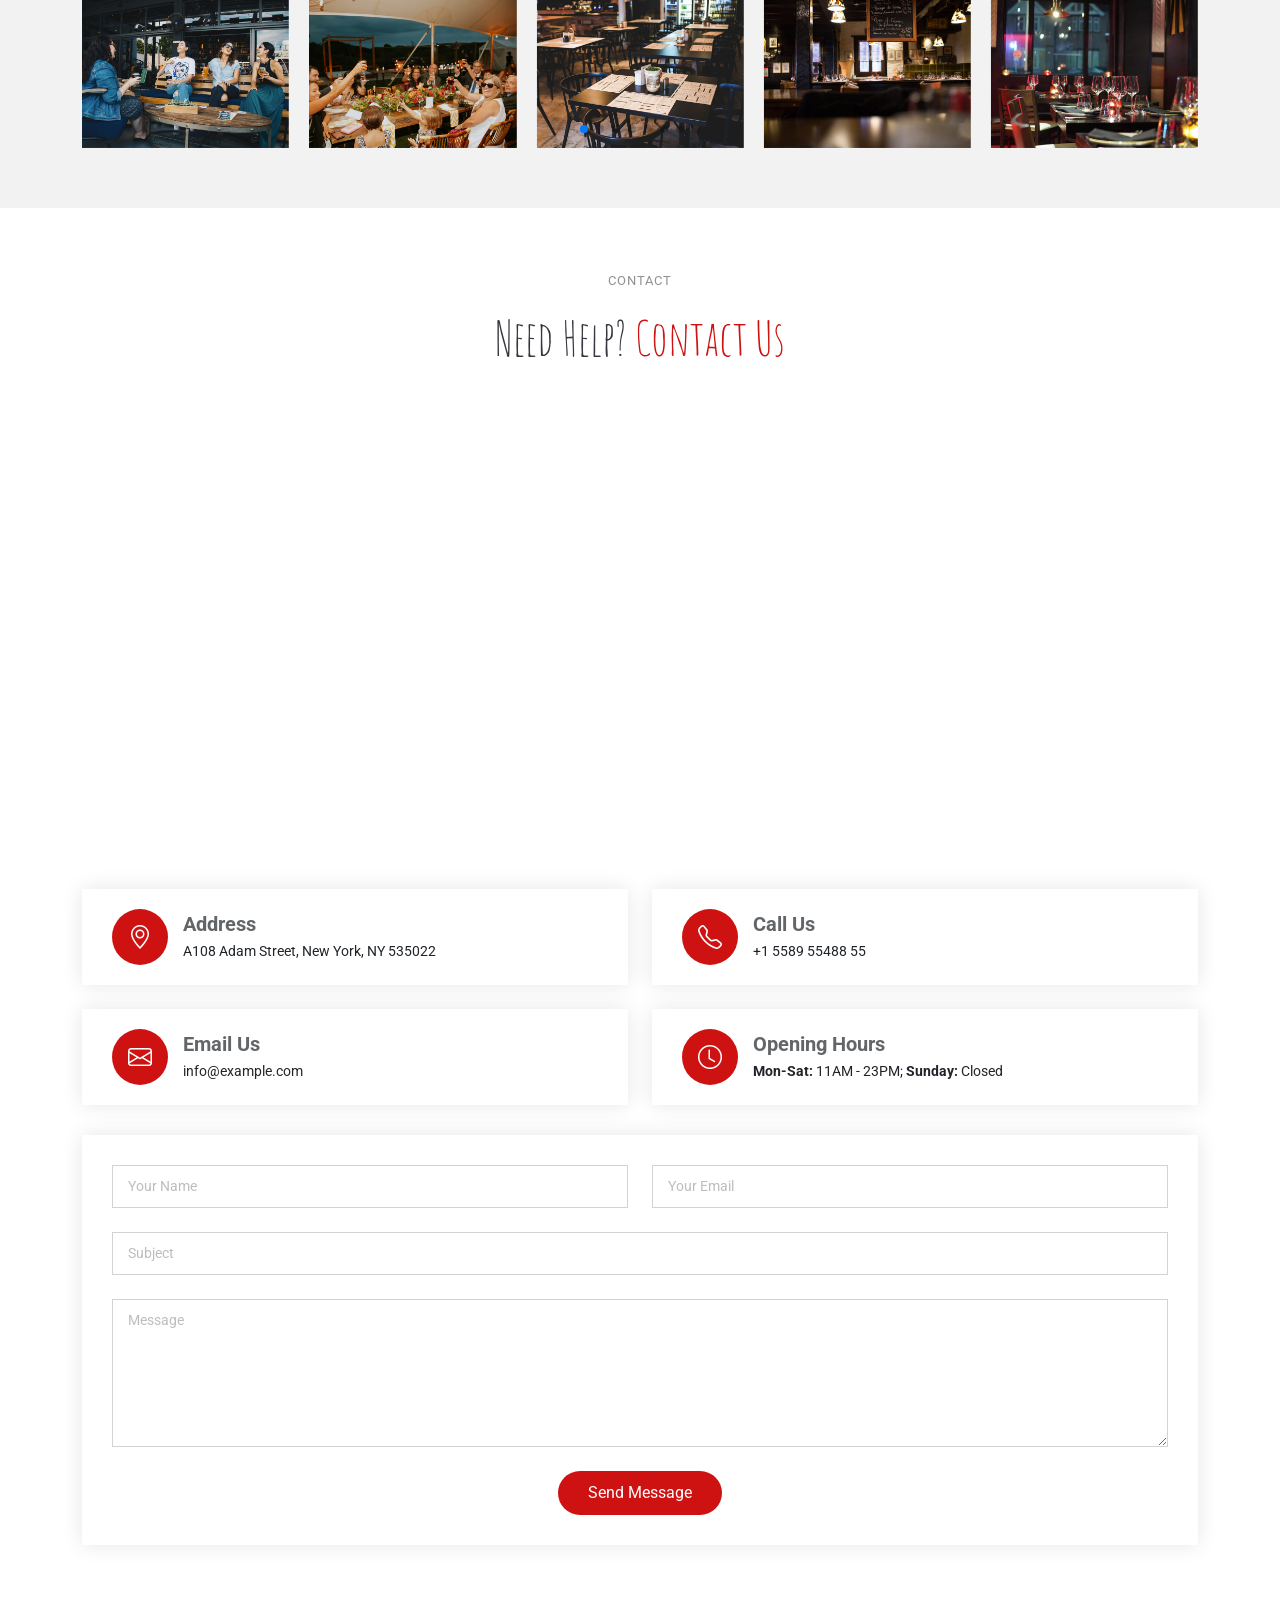
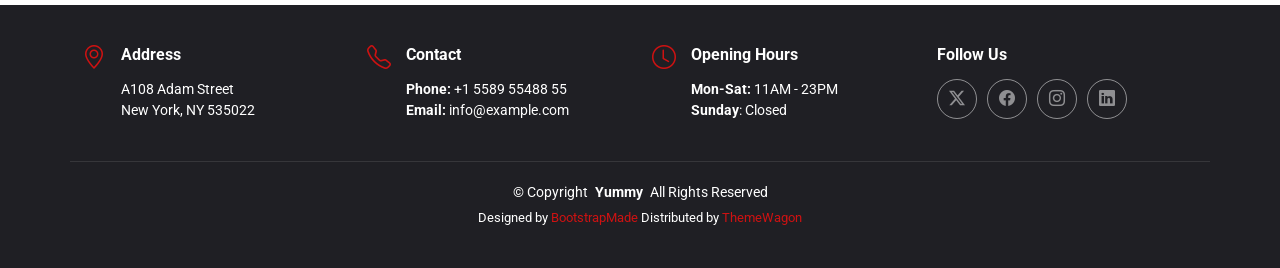
<file: EventManagementSystem.Web/wwwroot/Templates/Yummy/index.html>
<!DOCTYPE html>
<html lang="en">

<head>
  <meta charset="utf-8">
  <meta content="width=device-width, initial-scale=1.0" name="viewport">
  <title>Index - Yummy Bootstrap Template</title>
  <meta name="description" content="">
  <meta name="keywords" content="">

  <!-- Favicons -->
  <link href="assets/img/favicon.png" rel="icon">
  <link href="assets/img/apple-touch-icon.png" rel="apple-touch-icon">

  <!-- Fonts -->
  <link href="https://fonts.googleapis.com" rel="preconnect">
  <link href="https://fonts.gstatic.com" rel="preconnect" crossorigin>
  <link href="https://fonts.googleapis.com/css2?family=Roboto:ital,wght@0,100;0,300;0,400;0,500;0,700;0,900;1,100;1,300;1,400;1,500;1,700;1,900&family=Inter:wght@100;200;300;400;500;600;700;800;900&family=Amatic+SC:wght@400;700&display=swap" rel="stylesheet">

  <!-- Vendor CSS Files -->
  <link href="assets/vendor/bootstrap/css/bootstrap.min.css" rel="stylesheet">
  <link href="assets/vendor/bootstrap-icons/bootstrap-icons.css" rel="stylesheet">
  <link href="assets/vendor/aos/aos.css" rel="stylesheet">
  <link href="assets/vendor/glightbox/css/glightbox.min.css" rel="stylesheet">
  <link href="assets/vendor/swiper/swiper-bundle.min.css" rel="stylesheet">

  <!-- Main CSS File -->
  <link href="assets/css/main.css" rel="stylesheet">

  <!-- =======================================================
  * Template Name: Yummy
  * Template URL: https://bootstrapmade.com/yummy-bootstrap-restaurant-website-template/
  * Updated: Aug 07 2024 with Bootstrap v5.3.3
  * Author: BootstrapMade.com
  * License: https://bootstrapmade.com/license/
  ======================================================== -->
</head>

<body class="index-page">

  <header id="header" class="header d-flex align-items-center sticky-top">
    <div class="container position-relative d-flex align-items-center justify-content-between">

      <a href="index.html" class="logo d-flex align-items-center me-auto me-xl-0">
        <!-- Uncomment the line below if you also wish to use an image logo -->
        <!-- <img src="assets/img/logo.png" alt=""> -->
        <h1 class="sitename">Yummy</h1>
        <span>.</span>
      </a>

      <nav id="navmenu" class="navmenu">
          <ul>
              <li><a href="#hero" class="nav-item nav-link active">Home</a></li>
              <li><a href="#about" class="nav-item nav-link">About</a></li>
              <li><a href="#schedule" class="nav-item nav-link">Schedule</a></li>
              <li><a href="#speakers" class="nav-item nav-link">Speakers</a></li>
              <li><a href="#tickets" class="nav-item nav-link">Tickets</a></li>
              <li><a href="#sponsors" class="nav-item nav-link">Sponsors</a></li>
          </ul>
        <i class="mobile-nav-toggle d-xl-none bi bi-list"></i>
      </nav>

      <a class="btn-getstarted" href="index.html#book-a-table">Book a Table</a>

    </div>
  </header>

  <main class="main">

      <!-- Hero Section -->
      <section id="hero" class="hero section light-background">

          <div class="container">
              <div class="row gy-4 justify-content-center justify-content-lg-between">
                  <div class="col-lg-5 order-2 order-lg-1 d-flex flex-column justify-content-center">
                      <h1 data-aos="fade-up">Enjoy Your Healthy<br>Delicious Food</h1>
                      <p data-aos="fade-up" data-aos-delay="100">We are team of talented designers making websites with Bootstrap</p>
                      <div class="d-flex" data-aos="fade-up" data-aos-delay="200">
                          <a href="#book-a-table" class="btn-get-started">Booka a Table</a>
                          <a href="https://www.youtube.com/watch?v=Y7f98aduVJ8" class="glightbox btn-watch-video d-flex align-items-center"><i class="bi bi-play-circle"></i><span>Watch Video</span></a>
                      </div>
                  </div>
                  <div class="col-lg-5 order-1 order-lg-2 hero-img" data-aos="zoom-out">
                      <img src="assets/img/hero-img.png" class="img-fluid animated" alt="">
                  </div>
              </div>
          </div>

      </section><!-- /Hero Section -->
      <!-- About Section -->
      <section id="about" class="about section">

          <!-- Section Title -->
          <div class="container section-title" data-aos="fade-up">
              <h2>About Us<br></h2>
              <p><span>Learn More</span> <span class="description-title">About Us</span></p>
          </div><!-- End Section Title -->

          <div class="container">

              <div class="row gy-4">
                  <div class="col-lg-7" data-aos="fade-up" data-aos-delay="100">
                      <img src="assets/img/about.jpg" class="img-fluid mb-4" alt="">
                      <div class="book-a-table">
                          <h3>Book a Table</h3>
                          <p>+1 5589 55488 55</p>
                      </div>
                  </div>
                  <div class="col-lg-5" data-aos="fade-up" data-aos-delay="250">
                      <div class="content ps-0 ps-lg-5">
                          <p class="fst-italic">
                              Lorem ipsum dolor sit amet, consectetur adipiscing elit, sed do eiusmod tempor incididunt ut labore et dolore
                              magna aliqua.
                          </p>
                          <ul>
                              <li><i class="bi bi-check-circle-fill"></i> <span>Ullamco laboris nisi ut aliquip ex ea commodo consequat.</span></li>
                              <li><i class="bi bi-check-circle-fill"></i> <span>Duis aute irure dolor in reprehenderit in voluptate velit.</span></li>
                              <li><i class="bi bi-check-circle-fill"></i> <span>Ullamco laboris nisi ut aliquip ex ea commodo consequat. Duis aute irure dolor in reprehenderit in voluptate trideta storacalaperda mastiro dolore eu fugiat nulla pariatur.</span></li>
                          </ul>
                          <p>
                              Ullamco laboris nisi ut aliquip ex ea commodo consequat. Duis aute irure dolor in reprehenderit in voluptate
                              velit esse cillum dolore eu fugiat nulla pariatur. Excepteur sint occaecat cupidatat non proident
                          </p>

                          <div class="position-relative mt-4">
                              <img src="assets/img/about-2.jpg" class="img-fluid" alt="">
                              <a href="https://www.youtube.com/watch?v=Y7f98aduVJ8" class="glightbox pulsating-play-btn"></a>
                          </div>
                      </div>
                  </div>
              </div>

          </div>

      </section><!-- /About Section -->
      <!-- Why Us Section -->
      <section id="why-us" class="why-us section light-background">

          <div class="container">

              <div class="row gy-4">

                  <div class="col-lg-4" data-aos="fade-up" data-aos-delay="100">
                      <div class="why-box">
                          <h3>Why Choose Yummy</h3>
                          <p>
                              Lorem ipsum dolor sit amet, consectetur adipiscing elit, sed do eiusmod tempor incididunt ut labore et dolore magna aliqua. Duis aute irure dolor in reprehenderit
                              Asperiores dolores sed et. Tenetur quia eos. Autem tempore quibusdam vel necessitatibus optio ad corporis.
                          </p>
                          <div class="text-center">
                              <a href="#" class="more-btn"><span>Learn More</span> <i class="bi bi-chevron-right"></i></a>
                          </div>
                      </div>
                  </div><!-- End Why Box -->

                  <div class="col-lg-8 d-flex align-items-stretch">
                      <div class="row gy-4" data-aos="fade-up" data-aos-delay="200">

                          <div class="col-xl-4">
                              <div class="icon-box d-flex flex-column justify-content-center align-items-center">
                                  <i class="bi bi-clipboard-data"></i>
                                  <h4>Corporis voluptates officia eiusmod</h4>
                                  <p>Consequuntur sunt aut quasi enim aliquam quae harum pariatur laboris nisi ut aliquip</p>
                              </div>
                          </div><!-- End Icon Box -->

                          <div class="col-xl-4" data-aos="fade-up" data-aos-delay="300">
                              <div class="icon-box d-flex flex-column justify-content-center align-items-center">
                                  <i class="bi bi-gem"></i>
                                  <h4>Ullamco laboris ladore lore pan</h4>
                                  <p>Excepteur sint occaecat cupidatat non proident, sunt in culpa qui officia deserunt</p>
                              </div>
                          </div><!-- End Icon Box -->

                          <div class="col-xl-4" data-aos="fade-up" data-aos-delay="400">
                              <div class="icon-box d-flex flex-column justify-content-center align-items-center">
                                  <i class="bi bi-inboxes"></i>
                                  <h4>Labore consequatur incidid dolore</h4>
                                  <p>Aut suscipit aut cum nemo deleniti aut omnis. Doloribus ut maiores omnis facere</p>
                              </div>
                          </div><!-- End Icon Box -->

                      </div>
                  </div>

              </div>

          </div>

      </section><!-- /Why Us Section -->
      <!-- Stats Section -->
      <section id="stats" class="stats section dark-background">

          <img src="assets/img/stats-bg.jpg" alt="" data-aos="fade-in">

          <div class="container position-relative" data-aos="fade-up" data-aos-delay="100">

              <div class="row gy-4">

                  <div class="col-lg-3 col-md-6">
                      <div class="stats-item text-center w-100 h-100">
                          <span data-purecounter-start="0" data-purecounter-end="232" data-purecounter-duration="1" class="purecounter"></span>
                          <p>Clients</p>
                      </div>
                  </div><!-- End Stats Item -->

                  <div class="col-lg-3 col-md-6">
                      <div class="stats-item text-center w-100 h-100">
                          <span data-purecounter-start="0" data-purecounter-end="521" data-purecounter-duration="1" class="purecounter"></span>
                          <p>Projects</p>
                      </div>
                  </div><!-- End Stats Item -->

                  <div class="col-lg-3 col-md-6">
                      <div class="stats-item text-center w-100 h-100">
                          <span data-purecounter-start="0" data-purecounter-end="1453" data-purecounter-duration="1" class="purecounter"></span>
                          <p>Hours Of Support</p>
                      </div>
                  </div><!-- End Stats Item -->

                  <div class="col-lg-3 col-md-6">
                      <div class="stats-item text-center w-100 h-100">
                          <span data-purecounter-start="0" data-purecounter-end="32" data-purecounter-duration="1" class="purecounter"></span>
                          <p>Workers</p>
                      </div>
                  </div><!-- End Stats Item -->

              </div>

          </div>

      </section><!-- /Stats Section -->
      <!-- Menu Section -->
      <section id="tickets" class="tickets section">

          <!-- Section Title -->
          <div class="container section-title" data-aos="fade-up">
              <h2>Our tickets</h2>
              <p><span>Check Our</span> <span class="description-title">Yummy tickets</span></p>
          </div><!-- End Section Title -->

          <div class="container">

              <ul class="nav nav-tabs d-flex justify-content-center" data-aos="fade-up" data-aos-delay="100">

                  <li class="nav-item">
                      <a class="nav-link active show" data-bs-toggle="tab" data-bs-target="#tickets-starters">
                          <h4>Starters</h4>
                      </a>
                  </li><!-- End tab nav item -->

                  <li class="nav-item">
                      <a class="nav-link" data-bs-toggle="tab" data-bs-target="#tickets-breakfast">
                          <h4>Breakfast</h4>
                      </a><!-- End tab nav item -->

                  </li>
                  <li class="nav-item">
                      <a class="nav-link" data-bs-toggle="tab" data-bs-target="#tickets-lunch">
                          <h4>Lunch</h4>
                      </a>
                  </li><!-- End tab nav item -->

                  <li class="nav-item">
                      <a class="nav-link" data-bs-toggle="tab" data-bs-target="#tickets-dinner">
                          <h4>Dinner</h4>
                      </a>
                  </li><!-- End tab nav item -->

              </ul>

              <div class="tab-content" data-aos="fade-up" data-aos-delay="200">

                  <div class="tab-pane fade active show" id="tickets-starters">

                      <div class="tab-header text-center">
                          <p>tickets</p>
                          <h3>Starters</h3>
                      </div>

                      <div class="row gy-5">

                          <div class="col-lg-4 tickets-item">
                              <a href="assets/img/menu/menu-item-1.png" class="glightbox"><img src="assets/img/menu/menu-item-1.png" class="menu-img img-fluid" alt=""></a>
                              <h4>Magnam Tiste</h4>
                              <p class="ingredients">
                                  Lorem, deren, trataro, filede, nerada
                              </p>
                              <p class="price">
                                  $5.95
                              </p>
                          </div><!-- tickets Item -->

                          <div class="col-lg-4 tickets-item">
                              <a href="assets/img/menu/menu-item-2.png" class="glightbox"><img src="assets/img/menu/menu-item-2.png" class="menu-img img-fluid" alt=""></a>
                              <h4>Aut Luia</h4>
                              <p class="ingredients">
                                  Lorem, deren, trataro, filede, nerada
                              </p>
                              <p class="price">
                                  $14.95
                              </p>
                          </div><!-- tickets Item -->

                          <div class="col-lg-4 tickets-item">
                              <a href="assets/img/menu/menu-item-3.png" class="glightbox"><img src="assets/img/menu/menu-item-3.png" class="menu-img img-fluid" alt=""></a>
                              <h4>Est Eligendi</h4>
                              <p class="ingredients">
                                  Lorem, deren, trataro, filede, nerada
                              </p>
                              <p class="price">
                                  $8.95
                              </p>
                          </div><!-- tickets Item -->

                          <div class="col-lg-4 tickets-item">
                              <a href="assets/img/menu/menu-item-4.png" class="glightbox"><img src="assets/img/menu/menu-item-4.png" class="menu-img img-fluid" alt=""></a>
                              <h4>Eos Luibusdam</h4>
                              <p class="ingredients">
                                  Lorem, deren, trataro, filede, nerada
                              </p>
                              <p class="price">
                                  $12.95
                              </p>
                          </div><!-- tickets Item -->

                          <div class="col-lg-4 tickets-item">
                              <a href="assets/img/menu/menu-item-5.png" class="glightbox"><img src="assets/img/menu/menu-item-5.png" class="menu-img img-fluid" alt=""></a>
                              <h4>Eos Luibusdam</h4>
                              <p class="ingredients">
                                  Lorem, deren, trataro, filede, nerada
                              </p>
                              <p class="price">
                                  $12.95
                              </p>
                          </div><!-- tickets Item -->

                          <div class="col-lg-4 tickets-item">
                              <a href="assets/img/menu/menu-item-6.png" class="glightbox"><img src="assets/img/menu/menu-item-6.png" class="menu-img img-fluid" alt=""></a>
                              <h4>Laboriosam Direva</h4>
                              <p class="ingredients">
                                  Lorem, deren, trataro, filede, nerada
                              </p>
                              <p class="price">
                                  $9.95
                              </p>
                          </div><!-- tickets Item -->

                      </div>
                  </div><!-- End Starter tickets Content -->

                  <div class="tab-pane fade" id="tickets-breakfast">

                      <div class="tab-header text-center">
                          <p>tickets</p>
                          <h3>Breakfast</h3>
                      </div>

                      <div class="row gy-5">

                          <div class="col-lg-4 tickets-item">
                              <a href="assets/img/menu/menu-item-1.png" class="glightbox"><img src="assets/img/menu/menu-item-1.png" class="menu-img img-fluid" alt=""></a>
                              <h4>Magnam Tiste</h4>
                              <p class="ingredients">
                                  Lorem, deren, trataro, filede, nerada
                              </p>
                              <p class="price">
                                  $5.95
                              </p>
                          </div><!-- tickets Item -->

                          <div class="col-lg-4 tickets-item">
                              <a href="assets/img/menu/menu-item-2.png" class="glightbox"><img src="assets/img/menu/menu-item-2.png" class="menu-img img-fluid" alt=""></a>
                              <h4>Aut Luia</h4>
                              <p class="ingredients">
                                  Lorem, deren, trataro, filede, nerada
                              </p>
                              <p class="price">
                                  $14.95
                              </p>
                          </div><!-- tickets Item -->

                          <div class="col-lg-4 tickets-item">
                              <a href="assets/img/menu/menu-item-3.png" class="glightbox"><img src="assets/img/menu/menu-item-3.png" class="menu-img img-fluid" alt=""></a>
                              <h4>Est Eligendi</h4>
                              <p class="ingredients">
                                  Lorem, deren, trataro, filede, nerada
                              </p>
                              <p class="price">
                                  $8.95
                              </p>
                          </div><!-- tickets Item -->

                          <div class="col-lg-4 tickets-item">
                              <a href="assets/img/menu/menu-item-4.png" class="glightbox"><img src="assets/img/menu/menu-item-4.png" class="menu-img img-fluid" alt=""></a>
                              <h4>Eos Luibusdam</h4>
                              <p class="ingredients">
                                  Lorem, deren, trataro, filede, nerada
                              </p>
                              <p class="price">
                                  $12.95
                              </p>
                          </div><!-- tickets Item -->

                          <div class="col-lg-4 tickets-item">
                              <a href="assets/img/menu/menu-item-5.png" class="glightbox"><img src="assets/img/menu/menu-item-5.png" class="menu-img img-fluid" alt=""></a>
                              <h4>Eos Luibusdam</h4>
                              <p class="ingredients">
                                  Lorem, deren, trataro, filede, nerada
                              </p>
                              <p class="price">
                                  $12.95
                              </p>
                          </div><!-- tickets Item -->

                          <div class="col-lg-4 tickets-item">
                              <a href="assets/img/menu/menu-item-6.png" class="glightbox"><img src="assets/img/menu/menu-item-6.png" class="menu-img img-fluid" alt=""></a>
                              <h4>Laboriosam Direva</h4>
                              <p class="ingredients">
                                  Lorem, deren, trataro, filede, nerada
                              </p>
                              <p class="price">
                                  $9.95
                              </p>
                          </div><!-- tickets Item -->

                      </div>
                  </div><!-- End Breakfast tickets Content -->

                  <div class="tab-pane fade" id="tickets-lunch">

                      <div class="tab-header text-center">
                          <p>tickets</p>
                          <h3>Lunch</h3>
                      </div>

                      <div class="row gy-5">

                          <div class="col-lg-4 tickets-item">
                              <a href="assets/img/menu/menu-item-1.png" class="glightbox"><img src="assets/img/menu/menu-item-1.png" class="menu-img img-fluid" alt=""></a>
                              <h4>Magnam Tiste</h4>
                              <p class="ingredients">
                                  Lorem, deren, trataro, filede, nerada
                              </p>
                              <p class="price">
                                  $5.95
                              </p>
                          </div><!-- tickets Item -->

                          <div class="col-lg-4 tickets-item">
                              <a href="assets/img/menu/menu-item-2.png" class="glightbox"><img src="assets/img/menu/menu-item-2.png" class="menu-img img-fluid" alt=""></a>
                              <h4>Aut Luia</h4>
                              <p class="ingredients">
                                  Lorem, deren, trataro, filede, nerada
                              </p>
                              <p class="price">
                                  $14.95
                              </p>
                          </div><!-- tickets Item -->

                          <div class="col-lg-4 tickets-item">
                              <a href="assets/img/menu/menu-item-3.png" class="glightbox"><img src="assets/img/menu/menu-item-3.png" class="menu-img img-fluid" alt=""></a>
                              <h4>Est Eligendi</h4>
                              <p class="ingredients">
                                  Lorem, deren, trataro, filede, nerada
                              </p>
                              <p class="price">
                                  $8.95
                              </p>
                          </div><!-- tickets Item -->

                          <div class="col-lg-4 tickets-item">
                              <a href="assets/img/menu/menu-item-4.png" class="glightbox"><img src="assets/img/menu/menu-item-4.png" class="menu-img img-fluid" alt=""></a>
                              <h4>Eos Luibusdam</h4>
                              <p class="ingredients">
                                  Lorem, deren, trataro, filede, nerada
                              </p>
                              <p class="price">
                                  $12.95
                              </p>
                          </div><!-- tickets Item -->

                          <div class="col-lg-4 tickets-item">
                              <a href="assets/img/menu/menu-item-5.png" class="glightbox"><img src="assets/img/menu/menu-item-5.png" class="menu-img img-fluid" alt=""></a>
                              <h4>Eos Luibusdam</h4>
                              <p class="ingredients">
                                  Lorem, deren, trataro, filede, nerada
                              </p>
                              <p class="price">
                                  $12.95
                              </p>
                          </div><!-- tickets Item -->

                          <div class="col-lg-4 tickets-item">
                              <a href="assets/img/menu/menu-item-6.png" class="glightbox"><img src="assets/img/menu/menu-item-6.png" class="menu-img img-fluid" alt=""></a>
                              <h4>Laboriosam Direva</h4>
                              <p class="ingredients">
                                  Lorem, deren, trataro, filede, nerada
                              </p>
                              <p class="price">
                                  $9.95
                              </p>
                          </div><!-- tickets Item -->

                      </div>
                  </div><!-- End Lunch tickets Content -->

                  <div class="tab-pane fade" id="tickets-dinner">

                      <div class="tab-header text-center">
                          <p>tickets</p>
                          <h3>Dinner</h3>
                      </div>

                      <div class="row gy-5">

                          <div class="col-lg-4 tickets-item">
                              <a href="assets/img/menu/menu-item-1.png" class="glightbox"><img src="assets/img/menu/menu-item-1.png" class="menu-img img-fluid" alt=""></a>
                              <h4>Magnam Tiste</h4>
                              <p class="ingredients">
                                  Lorem, deren, trataro, filede, nerada
                              </p>
                              <p class="price">
                                  $5.95
                              </p>
                          </div><!-- tickets Item -->

                          <div class="col-lg-4 tickets-item">
                              <a href="assets/img/menu/menu-item-2.png" class="glightbox"><img src="assets/img/menu/menu-item-2.png" class="menu-img img-fluid" alt=""></a>
                              <h4>Aut Luia</h4>
                              <p class="ingredients">
                                  Lorem, deren, trataro, filede, nerada
                              </p>
                              <p class="price">
                                  $14.95
                              </p>
                          </div><!-- tickets Item -->

                          <div class="col-lg-4 tickets-item">
                              <a href="assets/img/menu/menu-item-3.png" class="glightbox"><img src="assets/img/menu/menu-item-3.png" class="menu-img img-fluid" alt=""></a>
                              <h4>Est Eligendi</h4>
                              <p class="ingredients">
                                  Lorem, deren, trataro, filede, nerada
                              </p>
                              <p class="price">
                                  $8.95
                              </p>
                          </div><!-- tickets Item -->

                          <div class="col-lg-4 tickets-item">
                              <a href="assets/img/menu/menu-item-4.png" class="glightbox"><img src="assets/img/menu/menu-item-4.png" class="menu-img img-fluid" alt=""></a>
                              <h4>Eos Luibusdam</h4>
                              <p class="ingredients">
                                  Lorem, deren, trataro, filede, nerada
                              </p>
                              <p class="price">
                                  $12.95
                              </p>
                          </div><!-- tickets Item -->

                          <div class="col-lg-4 tickets-item">
                              <a href="assets/img/menu/menu-item-5.png" class="glightbox"><img src="assets/img/menu/menu-item-5.png" class="menu-img img-fluid" alt=""></a>
                              <h4>Eos Luibusdam</h4>
                              <p class="ingredients">
                                  Lorem, deren, trataro, filede, nerada
                              </p>
                              <p class="price">
                                  $12.95
                              </p>
                          </div><!-- tickets Item -->

                          <div class="col-lg-4 tickets-item">
                              <a href="assets/img/menu/menu-item-6.png" class="glightbox"><img src="assets/img/menu/menu-item-6.png" class="menu-img img-fluid" alt=""></a>
                              <h4>Laboriosam Direva</h4>
                              <p class="ingredients">
                                  Lorem, deren, trataro, filede, nerada
                              </p>
                              <p class="price">
                                  $9.95
                              </p>
                          </div><!-- tickets Item -->

                      </div>
                  </div><!-- End Dinner tickets Content -->

              </div>

          </div>

      </section>
    <!-- /tickets Section -->

      <!-- Testimonials Section -->
      <section id="sponsors" class="sponsors section light-background">

          <!-- Section Title -->
          <div class="container section-title" data-aos="fade-up">
              <h2>sponsors</h2>
              <p>What Are They <span class="description-title">Saying About Us</span></p>
          </div><!-- End Section Title -->

          <div class="container" data-aos="fade-up" data-aos-delay="100">

              <div class="swiper init-swiper">
                  <script type="application/json" class="swiper-config">
                      {
                        "loop": true,
                        "speed": 600,
                        "autoplay": {
                          "delay": 5000
                        },
                        "slidesPerView": "auto",
                        "pagination": {
                          "el": ".swiper-pagination",
                          "type": "bullets",
                          "clickable": true
                        }
                      }
                  </script>
                  <div class="swiper-wrapper">

                      <div class="swiper-slide">
                          <div class="testimonial-item">
                              <div class="row gy-4 justify-content-center">
                                  <div class="col-lg-6">
                                      <div class="testimonial-content">
                                          <p>
                                              <i class="bi bi-quote quote-icon-left"></i>
                                              <span>Proin iaculis purus consequat sem cure digni ssim donec porttitora entum suscipit rhoncus. Accusantium quam, ultricies eget id, aliquam eget nibh et. Maecen aliquam, risus at semper.</span>
                                              <i class="bi bi-quote quote-icon-right"></i>
                                          </p>
                                          <h3>Saul Goodman</h3>
                                          <h4>Ceo &amp; Founder</h4>
                                          <div class="stars">
                                              <i class="bi bi-star-fill"></i><i class="bi bi-star-fill"></i><i class="bi bi-star-fill"></i><i class="bi bi-star-fill"></i><i class="bi bi-star-fill"></i>
                                          </div>
                                      </div>
                                  </div>
                                  <div class="col-lg-2 text-center">
                                      <img src="assets/img/testimonials/testimonials-1.jpg" class="img-fluid testimonial-img" alt="">
                                  </div>
                              </div>
                          </div>
                      </div><!-- End testimonial item -->

                      <div class="swiper-slide">
                          <div class="testimonial-item">
                              <div class="row gy-4 justify-content-center">
                                  <div class="col-lg-6">
                                      <div class="testimonial-content">
                                          <p>
                                              <i class="bi bi-quote quote-icon-left"></i>
                                              <span>Export tempor illum tamen malis malis eram quae irure esse labore quem cillum quid cillum eram malis quorum velit fore eram velit sunt aliqua noster fugiat irure amet legam anim culpa.</span>
                                              <i class="bi bi-quote quote-icon-right"></i>
                                          </p>
                                          <h3>Sara Wilsson</h3>
                                          <h4>Designer</h4>
                                          <div class="stars">
                                              <i class="bi bi-star-fill"></i><i class="bi bi-star-fill"></i><i class="bi bi-star-fill"></i><i class="bi bi-star-fill"></i><i class="bi bi-star-fill"></i>
                                          </div>
                                      </div>
                                  </div>
                                  <div class="col-lg-2 text-center">
                                      <img src="assets/img/testimonials/testimonials-2.jpg" class="img-fluid testimonial-img" alt="">
                                  </div>
                              </div>
                          </div>
                      </div><!-- End testimonial item -->

                      <div class="swiper-slide">
                          <div class="testimonial-item">
                              <div class="row gy-4 justify-content-center">
                                  <div class="col-lg-6">
                                      <div class="testimonial-content">
                                          <p>
                                              <i class="bi bi-quote quote-icon-left"></i>
                                              <span>Enim nisi quem export duis labore cillum quae magna enim sint quorum nulla quem veniam duis minim tempor labore quem eram duis noster aute amet eram fore quis sint minim.</span>
                                              <i class="bi bi-quote quote-icon-right"></i>
                                          </p>
                                          <h3>Jena Karlis</h3>
                                          <h4>Store Owner</h4>
                                          <div class="stars">
                                              <i class="bi bi-star-fill"></i><i class="bi bi-star-fill"></i><i class="bi bi-star-fill"></i><i class="bi bi-star-fill"></i><i class="bi bi-star-fill"></i>
                                          </div>
                                      </div>
                                  </div>
                                  <div class="col-lg-2 text-center">
                                      <img src="assets/img/testimonials/testimonials-3.jpg" class="img-fluid testimonial-img" alt="">
                                  </div>
                              </div>
                          </div>
                      </div><!-- End testimonial item -->

                      <div class="swiper-slide">
                          <div class="testimonial-item">
                              <div class="row gy-4 justify-content-center">
                                  <div class="col-lg-6">
                                      <div class="testimonial-content">
                                          <p>
                                              <i class="bi bi-quote quote-icon-left"></i>
                                              <span>Fugiat enim eram quae cillum dolore dolor amet nulla culpa multos export minim fugiat minim velit minim dolor enim duis veniam ipsum anim magna sunt elit fore quem dolore labore illum veniam.</span>
                                              <i class="bi bi-quote quote-icon-right"></i>
                                          </p>
                                          <h3>John Larson</h3>
                                          <h4>Entrepreneur</h4>
                                          <div class="stars">
                                              <i class="bi bi-star-fill"></i><i class="bi bi-star-fill"></i><i class="bi bi-star-fill"></i><i class="bi bi-star-fill"></i><i class="bi bi-star-fill"></i>
                                          </div>
                                      </div>
                                  </div>
                                  <div class="col-lg-2 text-center">
                                      <img src="assets/img/testimonials/testimonials-4.jpg" class="img-fluid testimonial-img" alt="">
                                  </div>
                              </div>
                          </div>
                      </div><!-- End testimonial item -->

                  </div>
                  <div class="swiper-pagination"></div>
              </div>

          </div>

      </section><!-- /Testimonials Section -->
      <!-- Events Section -->
      <!--<section id="tickets" class="tickets section">

          <div class="container-fluid" data-aos="fade-up" data-aos-delay="100">

              <div class="swiper init-swiper">
                  <script type="application/json" class="swiper-config">
                      {
                        "loop": true,
                        "speed": 600,
                        "autoplay": {
                          "delay": 5000
                        },
                        "slidesPerView": "auto",
                        "pagination": {
                          "el": ".swiper-pagination",
                          "type": "bullets",
                          "clickable": true
                        },
                        "breakpoints": {
                          "320": {
                            "slidesPerView": 1,
                            "spaceBetween": 40
                          },
                          "1200": {
                            "slidesPerView": 3,
                            "spaceBetween": 1
                          }
                        }
                      }
                  </script>
                  <div class="swiper-wrapper">

                      <div class="swiper-slide event-item d-flex flex-column justify-content-end" style="background-image: url(assets/img/events-1.jpg)">
                          <h3>Custom Parties</h3>
                          <div class="price align-self-start">$99</div>
                          <p class="description">
                              Quo corporis voluptas ea ad. Consectetur inventore sapiente ipsum voluptas eos omnis facere. Enim facilis veritatis id est rem repudiandae nulla expedita quas.
                          </p>
                      </div>--><!-- End Event item -->

                      <!--<div class="swiper-slide event-item d-flex flex-column justify-content-end" style="background-image: url(assets/img/events-2.jpg)">
                          <h3>Private Parties</h3>
                          <div class="price align-self-start">$289</div>
                          <p class="description">
                              In delectus sint qui et enim. Et ab repudiandae inventore quaerat doloribus. Facere nemo vero est ut dolores ea assumenda et. Delectus saepe accusamus aspernatur.
                          </p>
                      </div>--><!-- End Event item -->

                      <!--<div class="swiper-slide event-item d-flex flex-column justify-content-end" style="background-image: url(assets/img/events-3.jpg)">
                          <h3>Birthday Parties</h3>
                          <div class="price align-self-start">$499</div>
                          <p class="description">
                              Laborum aperiam atque omnis minus omnis est qui assumenda quos. Quis id sit quibusdam. Esse quisquam ducimus officia ipsum ut quibusdam maxime. Non enim perspiciatis.
                          </p>
                      </div>--><!-- End Event item -->

                      <!--<div class="swiper-slide event-item d-flex flex-column justify-content-end" style="background-image: url(assets/img/events-4.jpg)">
                          <h3>Wedding Parties</h3>
                          <div class="price align-self-start">$899</div>
                          <p class="description">
                              Laborum aperiam atque omnis minus omnis est qui assumenda quos. Quis id sit quibusdam. Esse quisquam ducimus officia ipsum ut quibusdam maxime. Non enim perspiciatis.
                          </p>
                      </div>--><!-- End Event item -->

                  <!--</div>
                  <div class="swiper-pagination"></div>
              </div>

          </div>

      </section>--><!-- /Events Section -->
      <!-- Chefs Section -->
      <section id="speakers" class="speakers section">

          <!-- Section Title -->
          <div class="container section-title" data-aos="fade-up">
              <h2>chefs</h2>
              <p><span>Our</span> <span class="description-title">Proffesional Chefs<br></span></p>
          </div><!-- End Section Title -->

          <div class="container">

              <div class="row gy-4">

                  <div class="col-lg-4 d-flex align-items-stretch" data-aos="fade-up" data-aos-delay="100">
                      <div class="team-member">
                          <div class="member-img">
                              <img src="assets/img/chefs/chefs-1.jpg" class="img-fluid" alt="">
                              <div class="social">
                                  <a href=""><i class="bi bi-twitter-x"></i></a>
                                  <a href=""><i class="bi bi-facebook"></i></a>
                                  <a href=""><i class="bi bi-instagram"></i></a>
                                  <a href=""><i class="bi bi-linkedin"></i></a>
                              </div>
                          </div>
                          <div class="member-info">
                              <h4>Walter White</h4>
                              <span>Master Chef</span>
                              <p>Velit aut quia fugit et et. Dolorum ea voluptate vel tempore tenetur ipsa quae aut. Ipsum exercitationem iure minima enim corporis et voluptate.</p>
                          </div>
                      </div>
                  </div><!-- End Chef Team Member -->

                  <div class="col-lg-4 d-flex align-items-stretch" data-aos="fade-up" data-aos-delay="200">
                      <div class="team-member">
                          <div class="member-img">
                              <img src="assets/img/chefs/chefs-2.jpg" class="img-fluid" alt="">
                              <div class="social">
                                  <a href=""><i class="bi bi-twitter-x"></i></a>
                                  <a href=""><i class="bi bi-facebook"></i></a>
                                  <a href=""><i class="bi bi-instagram"></i></a>
                                  <a href=""><i class="bi bi-linkedin"></i></a>
                              </div>
                          </div>
                          <div class="member-info">
                              <h4>Sarah Jhonson</h4>
                              <span>Patissier</span>
                              <p>Quo esse repellendus quia id. Est eum et accusantium pariatur fugit nihil minima suscipit corporis. Voluptate sed quas reiciendis animi neque sapiente.</p>
                          </div>
                      </div>
                  </div><!-- End Chef Team Member -->

                  <div class="col-lg-4 d-flex align-items-stretch" data-aos="fade-up" data-aos-delay="300">
                      <div class="team-member">
                          <div class="member-img">
                              <img src="assets/img/chefs/chefs-3.jpg" class="img-fluid" alt="">
                              <div class="social">
                                  <a href=""><i class="bi bi-twitter-x"></i></a>
                                  <a href=""><i class="bi bi-facebook"></i></a>
                                  <a href=""><i class="bi bi-instagram"></i></a>
                                  <a href=""><i class="bi bi-linkedin"></i></a>
                              </div>
                          </div>
                          <div class="member-info">
                              <h4>William Anderson</h4>
                              <span>Cook</span>
                              <p>Vero omnis enim consequatur. Voluptas consectetur unde qui molestiae deserunt. Voluptates enim aut architecto porro aspernatur molestiae modi.</p>
                          </div>
                      </div>
                  </div><!-- End Chef Team Member -->

              </div>

          </div>

      </section><!-- /Chefs Section -->
      <!-- Book A Table Section -->
      <section id="book-a-table" class="book-a-table section">

          <!-- Section Title -->
          <div class="container section-title" data-aos="fade-up">
              <h2>Book A Table</h2>
              <p><span>Book Your</span> <span class="description-title">Stay With Us<br></span></p>
          </div><!-- End Section Title -->

          <div class="container">

              <div class="row g-0" data-aos="fade-up" data-aos-delay="100">

                  <div class="col-lg-4 reservation-img" style="background-image: url(assets/img/reservation.jpg);"></div>

                  <div class="col-lg-8 d-flex align-items-center reservation-form-bg" data-aos="fade-up" data-aos-delay="200">
                      <form action="forms/book-a-table.php" method="post" role="form" class="php-email-form">
                          <div class="row gy-4">
                              <div class="col-lg-4 col-md-6">
                                  <input type="text" name="name" class="form-control" id="name" placeholder="Your Name" required="">
                              </div>
                              <div class="col-lg-4 col-md-6">
                                  <input type="email" class="form-control" name="email" id="email" placeholder="Your Email" required="">
                              </div>
                              <div class="col-lg-4 col-md-6">
                                  <input type="text" class="form-control" name="phone" id="phone" placeholder="Your Phone" required="">
                              </div>
                              <div class="col-lg-4 col-md-6">
                                  <input type="date" name="date" class="form-control" id="date" placeholder="Date" required="">
                              </div>
                              <div class="col-lg-4 col-md-6">
                                  <input type="time" class="form-control" name="time" id="time" placeholder="Time" required="">
                              </div>
                              <div class="col-lg-4 col-md-6">
                                  <input type="number" class="form-control" name="people" id="people" placeholder="# of people" required="">
                              </div>
                          </div>

                          <div class="form-group mt-3">
                              <textarea class="form-control" name="message" rows="5" placeholder="Message"></textarea>
                          </div>

                          <div class="text-center mt-3">
                              <div class="loading">Loading</div>
                              <div class="error-message"></div>
                              <div class="sent-message">Your booking request was sent. We will call back or send an Email to confirm your reservation. Thank you!</div>
                              <button type="submit">Book a Table</button>
                          </div>
                      </form>
                  </div><!-- End Reservation Form -->

              </div>

          </div>

      </section><!-- /Book A Table Section -->
      <!-- Gallery Section -->
      <section id="schedule" class="schedule section light-background">

          <!-- Section Title -->
          <div class="container section-title" data-aos="fade-up">
              <h2>schedule</h2>
              <p><span>Check</span> <span class="description-title">Our schedule</span></p>
          </div><!-- End Section Title -->

          <div class="container" data-aos="fade-up" data-aos-delay="100">

              <div class="swiper init-swiper">
                  <script type="application/json" class="swiper-config">
                      {
                        "loop": true,
                        "speed": 600,
                        "autoplay": {
                          "delay": 5000
                        },
                        "slidesPerView": "auto",
                        "centeredSlides": true,
                        "pagination": {
                          "el": ".swiper-pagination",
                          "type": "bullets",
                          "clickable": true
                        },
                        "breakpoints": {
                          "320": {
                            "slidesPerView": 1,
                            "spaceBetween": 0
                          },
                          "768": {
                            "slidesPerView": 3,
                            "spaceBetween": 20
                          },
                          "1200": {
                            "slidesPerView": 5,
                            "spaceBetween": 20
                          }
                        }
                      }
                  </script>
                  <div class="swiper-wrapper align-items-center">
                      <div class="swiper-slide"><a class="glightbox" data-gallery="images-gallery" href="assets/img/gallery/gallery-1.jpg"><img src="assets/img/gallery/gallery-1.jpg" class="img-fluid" alt=""></a></div>
                      <div class="swiper-slide"><a class="glightbox" data-gallery="images-gallery" href="assets/img/gallery/gallery-2.jpg"><img src="assets/img/gallery/gallery-2.jpg" class="img-fluid" alt=""></a></div>
                      <div class="swiper-slide"><a class="glightbox" data-gallery="images-gallery" href="assets/img/gallery/gallery-3.jpg"><img src="assets/img/gallery/gallery-3.jpg" class="img-fluid" alt=""></a></div>
                      <div class="swiper-slide"><a class="glightbox" data-gallery="images-gallery" href="assets/img/gallery/gallery-4.jpg"><img src="assets/img/gallery/gallery-4.jpg" class="img-fluid" alt=""></a></div>
                      <div class="swiper-slide"><a class="glightbox" data-gallery="images-gallery" href="assets/img/gallery/gallery-5.jpg"><img src="assets/img/gallery/gallery-5.jpg" class="img-fluid" alt=""></a></div>
                      <div class="swiper-slide"><a class="glightbox" data-gallery="images-gallery" href="assets/img/gallery/gallery-6.jpg"><img src="assets/img/gallery/gallery-6.jpg" class="img-fluid" alt=""></a></div>
                      <div class="swiper-slide"><a class="glightbox" data-gallery="images-gallery" href="assets/img/gallery/gallery-7.jpg"><img src="assets/img/gallery/gallery-7.jpg" class="img-fluid" alt=""></a></div>
                      <div class="swiper-slide"><a class="glightbox" data-gallery="images-gallery" href="assets/img/gallery/gallery-8.jpg"><img src="assets/img/gallery/gallery-8.jpg" class="img-fluid" alt=""></a></div>
                  </div>
                  <div class="swiper-pagination"></div>
              </div>

          </div>

      </section><!-- /Gallery Section -->
      <!-- Contact Section -->
      <section id="contact" class="contact section">

          <!-- Section Title -->
          <div class="container section-title" data-aos="fade-up">
              <h2>Contact</h2>
              <p><span>Need Help?</span> <span class="description-title">Contact Us</span></p>
          </div><!-- End Section Title -->

          <div class="container" data-aos="fade-up" data-aos-delay="100">

              <div class="mb-5">
                  <iframe style="width: 100%; height: 400px;" src="https://www.google.com/maps/embed?pb=!1m14!1m8!1m3!1d12097.433213460943!2d-74.0062269!3d40.7101282!3m2!1i1024!2i768!4f13.1!3m3!1m2!1s0x0%3A0xb89d1fe6bc499443!2sDowntown+Conference+Center!5e0!3m2!1smk!2sbg!4v1539943755621" frameborder="0" allowfullscreen=""></iframe>
              </div><!-- End Google Maps -->

              <div class="row gy-4">

                  <div class="col-md-6">
                      <div class="info-item d-flex align-items-center" data-aos="fade-up" data-aos-delay="200">
                          <i class="icon bi bi-geo-alt flex-shrink-0"></i>
                          <div>
                              <h3>Address</h3>
                              <p>A108 Adam Street, New York, NY 535022</p>
                          </div>
                      </div>
                  </div><!-- End Info Item -->

                  <div class="col-md-6">
                      <div class="info-item d-flex align-items-center" data-aos="fade-up" data-aos-delay="300">
                          <i class="icon bi bi-telephone flex-shrink-0"></i>
                          <div>
                              <h3>Call Us</h3>
                              <p>+1 5589 55488 55</p>
                          </div>
                      </div>
                  </div><!-- End Info Item -->

                  <div class="col-md-6">
                      <div class="info-item d-flex align-items-center" data-aos="fade-up" data-aos-delay="400">
                          <i class="icon bi bi-envelope flex-shrink-0"></i>
                          <div>
                              <h3>Email Us</h3>
                              <p>info@example.com</p>
                          </div>
                      </div>
                  </div><!-- End Info Item -->

                  <div class="col-md-6">
                      <div class="info-item d-flex align-items-center" data-aos="fade-up" data-aos-delay="500">
                          <i class="icon bi bi-clock flex-shrink-0"></i>
                          <div>
                              <h3>Opening Hours<br></h3>
                              <p><strong>Mon-Sat:</strong> 11AM - 23PM; <strong>Sunday:</strong> Closed</p>
                          </div>
                      </div>
                  </div><!-- End Info Item -->

              </div>

              <form action="forms/contact.php" method="post" class="php-email-form" data-aos="fade-up" data-aos-delay="600">
                  <div class="row gy-4">

                      <div class="col-md-6">
                          <input type="text" name="name" class="form-control" placeholder="Your Name" required="">
                      </div>

                      <div class="col-md-6 ">
                          <input type="email" class="form-control" name="email" placeholder="Your Email" required="">
                      </div>

                      <div class="col-md-12">
                          <input type="text" class="form-control" name="subject" placeholder="Subject" required="">
                      </div>

                      <div class="col-md-12">
                          <textarea class="form-control" name="message" rows="6" placeholder="Message" required=""></textarea>
                      </div>

                      <div class="col-md-12 text-center">
                          <div class="loading">Loading</div>
                          <div class="error-message"></div>
                          <div class="sent-message">Your message has been sent. Thank you!</div>

                          <button type="submit">Send Message</button>
                      </div>

                  </div>
              </form><!-- End Contact Form -->

          </div>

      </section><!-- /Contact Section -->

  </main>

  <footer id="footer" class="footer dark-background">

    <div class="container">
      <div class="row gy-3">
        <div class="col-lg-3 col-md-6 d-flex">
          <i class="bi bi-geo-alt icon"></i>
          <div class="address">
            <h4>Address</h4>
            <p>A108 Adam Street</p>
            <p>New York, NY 535022</p>
            <p></p>
          </div>

        </div>

        <div class="col-lg-3 col-md-6 d-flex">
          <i class="bi bi-telephone icon"></i>
          <div>
            <h4>Contact</h4>
            <p>
              <strong>Phone:</strong> <span>+1 5589 55488 55</span><br>
              <strong>Email:</strong> <span>info@example.com</span><br>
            </p>
          </div>
        </div>

        <div class="col-lg-3 col-md-6 d-flex">
          <i class="bi bi-clock icon"></i>
          <div>
            <h4>Opening Hours</h4>
            <p>
              <strong>Mon-Sat:</strong> <span>11AM - 23PM</span><br>
              <strong>Sunday</strong>: <span>Closed</span>
            </p>
          </div>
        </div>

        <div class="col-lg-3 col-md-6">
          <h4>Follow Us</h4>
          <div class="social-links d-flex">
            <a href="#" class="twitter"><i class="bi bi-twitter-x"></i></a>
            <a href="#" class="facebook"><i class="bi bi-facebook"></i></a>
            <a href="#" class="instagram"><i class="bi bi-instagram"></i></a>
            <a href="#" class="linkedin"><i class="bi bi-linkedin"></i></a>
          </div>
        </div>

      </div>
    </div>

    <div class="container copyright text-center mt-4">
      <p>© <span>Copyright</span> <strong class="px-1 sitename">Yummy</strong> <span>All Rights Reserved</span></p>
      <div class="credits">
        <!-- All the links in the footer should remain intact. -->
        <!-- You can delete the links only if you've purchased the pro version. -->
        <!-- Licensing information: https://bootstrapmade.com/license/ -->
        <!-- Purchase the pro version with working PHP/AJAX contact form: [buy-url] -->
        Designed by <a href="https://bootstrapmade.com/">BootstrapMade</a> Distributed by <a href="https://themewagon.com">ThemeWagon</a>
      </div>
    </div>

  </footer>

  <!-- Scroll Top -->
  <a href="#" id="scroll-top" class="scroll-top d-flex align-items-center justify-content-center"><i class="bi bi-arrow-up-short"></i></a>

  <!-- Preloader -->
  <div id="preloader"></div>

  <!-- Vendor JS Files -->
  <script src="assets/vendor/bootstrap/js/bootstrap.bundle.min.js"></script>
  <script src="assets/vendor/php-email-form/validate.js"></script>
  <script src="assets/vendor/aos/aos.js"></script>
  <script src="assets/vendor/glightbox/js/glightbox.min.js"></script>
  <script src="assets/vendor/purecounter/purecounter_vanilla.js"></script>
  <script src="assets/vendor/swiper/swiper-bundle.min.js"></script>

  <!-- Main JS File -->
  <script src="assets/js/main.js"></script>

</body>

</html>
</file>
<file: EventManagementSystem.Web/wwwroot/Templates/Chefer/css/style.css>
/********** Template CSS **********/

#spinner {
    opacity: 0;
    visibility: hidden;
    transition: opacity .5s ease-out, visibility 0s linear .5s;
    z-index: 99999;
}

#spinner.show {
    transition: opacity .5s ease-out, visibility 0s linear 0s;
    visibility: visible;
    opacity: 1;
}

h1,
h2,
h3,
.font-heading {
    font-family: "Emblema One", system-ui;
    font-weight: 400;
    font-style: normal;
}

h4,
h5,
h6,
.font-body {
    font-family: "Poppins", sans-serif;
    font-weight: 600;
    font-style: normal;
}

@media (min-width: 992px) {
    .display-1 {
        font-size: 7rem;
    }
}

.btn {
    font-family: "Emblema One", system-ui;
    transition: .5s;
}

.btn-primary {
    color: #FFFFFF;
}

.btn-square {
    width: 38px;
    height: 38px;
}

.btn-sm-square {
    width: 30px;
    height: 30px;
}

.btn-lg-square {
    width: 48px;
    height: 48px;
}

.btn-square,
.btn-sm-square,
.btn-lg-square {
    padding-left: 0;
    padding-right: 0;
    text-align: center;
}

.back-to-top {
    position: fixed;
    display: none;
    right: 30px;
    bottom: 0;
    border-radius: 0;
    z-index: 99;
}

.navbar-dark .navbar-nav .nav-link {
    margin-right: 30px;
    padding: 40px 0;
    color: var(--bs-secondary);
    font-size: 17px;
    outline: none;
}

.navbar-dark .navbar-nav .nav-link:hover,
.navbar-dark .navbar-nav .nav-link.active {
    color: var(--bs-primary);
}

@media (max-width: 991.98px) {
    .navbar-dark .navbar-nav .nav-link {
        margin-right: 0;
        padding: 10px 0;
    }
}

@media (min-width: 992px) {
    .navbar .nav-item .dropdown-menu {
        display: block;
        visibility: hidden;
        top: 100%;
        transform: rotateX(-75deg);
        transform-origin: 0% 0%;
        transition: .5s;
        opacity: 0;
    }

    .navbar .nav-item:hover .dropdown-menu {
        transform: rotateX(0deg);
        visibility: visible;
        transition: .5s;
        opacity: 1;
    }
}

.section-title {
    color: var(--bs-primary);
    font-weight: 400;
    text-transform: uppercase;
    letter-spacing: .5rem;
}

.animate-up-down {
    position: relative;
    animation: animateUpDown 1s ease infinite;
}

@keyframes animateUpDown { 
    0% { 
        top: 0px;
    }
    50% { 
        top: 10px;
    }
    100% { 
        top: 0px;
    } 
}

.animate-rotate {
    position: absolute;
    animation: animateRotate 8s linear infinite;
}

@keyframes animateRotate { 
    100% { 
        transform: rotate(360deg); 
    } 
}

.bg-hero {
    background: linear-gradient(rgba(34, 36, 41, .8), rgba(34, 36, 41, .8)), url(../img/carousel-1.jpg) top center no-repeat;
    background-size: cover;
}

.feature {
    margin-bottom: 135px;
}

.feature::after {
    position: absolute;
    content: "";
    width: 100%;
    height: calc(100% - 45px);
    top: 135px;
    left: 0;
    background: var(--bs-dark);
    z-index: -1;
}

.feature .feature-item {
    background: linear-gradient(var(--bs-light) 50%, var(--bs-dark));
}

.menu .tab-content img {
    transition: .5s;
}

.menu .tab-content img:hover {
    opacity: .7;
}

.team-item img {
    transform: scale(1.2);
    transition: .5s;
}

.team-item:hover img {
    margin-top: -50px;
    margin-bottom: 50px;
}

.team-item .team-overlay {
    position: absolute;
    top: calc(100% - 100px);
    bottom: 100px;
    left: 0;
    right: 0;
    display: flex;
    align-items: center;
    justify-content: center;
    background: rgba(34, 36, 41, .9);
    transition: .5s;
    opacity: 0;
}

.team-item:hover .team-overlay {
    top: 0;
    opacity: 1;
}

.testimonial-carousel .owl-nav {
    margin-top: 30px;
    display: flex;
    justify-content: start;
}

.testimonial-carousel .owl-nav .owl-prev,
.testimonial-carousel .owl-nav .owl-next {
    position: relative;
    margin: 0 5px;
    width: 45px;
    height: 45px;
    display: flex;
    align-items: center;
    justify-content: center;
    color: #FFFFFF;
    background: var(--bs-primary);
    font-size: 22px;
    border-radius: 45px;
    transition: .5s;
}

.testimonial-carousel .owl-nav .owl-prev:hover,
.testimonial-carousel .owl-nav .owl-next:hover {
    color: var(--bs-dark);
}

.testimonial-carousel .owl-item img {
    width: 90px;
    height: 90px;
}

.blog-item img {
    transition: .5s;
}

.blog-item:hover img {
    transform: scale(1.2);
}

.instagram img {
    transition: .5s;
}

.instagram img:hover {
    opacity: .9;
}

@media (min-width: 991.98px) {
    .credit {
        background: #111111;
    }
}
</file>
<file: EventManagementSystem.Web/wwwroot/Templates/Medinova/css/style.css>
/********** Template CSS **********/
:root {
    --primary: #13C5DD;
    --secondary: #354F8E;
    --light: #EFF5F9;
    --dark: #1D2A4D;
}

.btn {
    font-weight: 700;
    transition: .5s;
}

.btn:hover {
    -webkit-box-shadow: 0 8px 6px -6px #555555;
    -moz-box-shadow: 0 8px 6px -6px #555555;
    box-shadow: 0 8px 6px -6px #555555;
}

.btn-primary {
    color: #FFFFFF;
}

.btn-square {
    width: 36px;
    height: 36px;
}

.btn-sm-square {
    width: 28px;
    height: 28px;
}

.btn-lg-square {
    width: 46px;
    height: 46px;
}

.btn-square,
.btn-sm-square,
.btn-lg-square {
    padding-left: 0;
    padding-right: 0;
    text-align: center;
}

.back-to-top {
    position: fixed;
    display: none;
    right: 30px;
    bottom: 0;
    border-radius: 50% 50% 0 0;
    z-index: 99;
}

.navbar-light .navbar-nav .nav-link {
    font-family: 'Jost', sans-serif;
    position: relative;
    margin-left: 30px;
    padding: 30px 0;
    font-size: 18px;
    font-weight: 700;
    color: var(--dark);
    outline: none;
    transition: .5s;
}

.navbar-light .navbar-nav .nav-link:hover,
.navbar-light .navbar-nav .nav-link.active {
    color: var(--primary);
}

@media (min-width: 992px) {
    .navbar-light .navbar-nav .nav-link::before {
        position: absolute;
        content: "";
        width: 0;
        height: 5px;
        bottom: 0;
        left: 50%;
        background: var(--primary);
        transition: .5s;
    }

    .navbar-light .navbar-nav .nav-link:hover::before,
    .navbar-light .navbar-nav .nav-link.active::before {
        width: 100%;
        left: 0;
    }
}

@media (max-width: 991.98px) {
    .navbar-light .navbar-nav .nav-link  {
        margin-left: 0;
        padding: 10px 0;
    }
}

.hero-header {
    background: url(../img/hero.jpg) top right no-repeat;
    background-size: cover;
}

.service-item {
    position: relative;
    height: 350px;
    padding: 0 30px;
    transition: .5s;
}

.service-item .service-icon {
    width: 150px;
    height: 100px;
    display: flex;
    align-items: center;
    justify-content: center;
    background: var(--primary);
    border-radius: 50%;
    transform: rotate(-14deg);
}

.service-item .service-icon i {
    transform: rotate(15deg);
}

.service-item a.btn {
    position: absolute;
    width: 60px;
    bottom: -48px;
    left: 50%;
    margin-left: -30px;
    opacity: 0;
}

.service-item:hover a.btn {
    bottom: -24px;
    opacity: 1;
}

.price-carousel::after {
    position: absolute;
    content: "";
    width: 100%;
    height: 50%;
    bottom: 0;
    left: 0;
    background: var(--primary);
    border-radius: 8px 8px 50% 50%;
    z-index: -1;
}

.price-carousel .owl-nav {
    margin-top: 35px;
    width: 100%;
    text-align: center;
    display: flex;
    justify-content: center;
}

.price-carousel .owl-nav .owl-prev,
.price-carousel .owl-nav .owl-next{
    position: relative;
    margin: 0 5px;
    width: 45px;
    height: 45px;
    display: flex;
    align-items: center;
    justify-content: center;
    color: var(--primary);
    background: #FFFFFF;
    font-size: 22px;
    border-radius: 45px;
    transition: .5s;
}

.price-carousel .owl-nav .owl-prev:hover,
.price-carousel .owl-nav .owl-next:hover {
    color: var(--dark);
}

@media (min-width: 576px) {
    .team-item .row {
        height: 350px;
    }
}

.team-carousel .owl-nav {
    position: absolute;
    padding: 0 45px;
    width: 100%;
    height: 45px;
    top: calc(50% - 22.5px);
    left: 0;
    display: flex;
    justify-content: space-between;
}

.team-carousel .owl-nav .owl-prev,
.team-carousel .owl-nav .owl-next {
    position: relative;
    width: 45px;
    height: 45px;
    display: flex;
    align-items: center;
    justify-content: center;
    color: #FFFFFF;
    background: var(--primary);
    border-radius: 45px;
    font-size: 22px;
    transition: .5s;
}

.team-carousel .owl-nav .owl-prev:hover,
.team-carousel .owl-nav .owl-next:hover {
    background: var(--dark);
}

.testimonial-carousel .owl-dots {
    margin-top: 15px;
    display: flex;
    align-items: center;
    justify-content: center;
}

.testimonial-carousel .owl-dot {
    position: relative;
    display: inline-block;
    margin: 0 5px;
    width: 20px;
    height: 20px;
    background: var(--light);
    border: 2px solid var(--primary);
    border-radius: 20px;
    transition: .5s;
}

.testimonial-carousel .owl-dot.active {
    width: 40px;
    height: 40px;
    background: var(--primary);
}

.testimonial-carousel .owl-item img {
    width: 150px;
    height: 150px;
}
</file>
<file: EventManagementSystem.Web/wwwroot/Templates/Nova/assets/css/tiny-slider.css>
.tns-outer{padding:0 !important}.tns-outer [hidden]{display:none !important}.tns-outer [aria-controls],.tns-outer [data-action]{cursor:pointer}.tns-slider{-webkit-transition:all 0s;-moz-transition:all 0s;transition:all 0s}.tns-slider>.tns-item{-webkit-box-sizing:border-box;-moz-box-sizing:border-box;box-sizing:border-box}.tns-horizontal.tns-subpixel{white-space:nowrap}.tns-horizontal.tns-subpixel>.tns-item{display:inline-block;vertical-align:top;white-space:normal}.tns-horizontal.tns-no-subpixel:after{content:'';display:table;clear:both}.tns-horizontal.tns-no-subpixel>.tns-item{float:left}.tns-horizontal.tns-carousel.tns-no-subpixel>.tns-item{margin-right:-100%}.tns-no-calc{position:relative;left:0}.tns-gallery{position:relative;left:0;min-height:1px}.tns-gallery>.tns-item{position:absolute;left:-100%;-webkit-transition:transform 0s, opacity 0s;-moz-transition:transform 0s, opacity 0s;transition:transform 0s, opacity 0s}.tns-gallery>.tns-slide-active{position:relative;left:auto !important}.tns-gallery>.tns-moving{-webkit-transition:all 0.25s;-moz-transition:all 0.25s;transition:all 0.25s}.tns-autowidth{display:inline-block}.tns-lazy-img{-webkit-transition:opacity 0.6s;-moz-transition:opacity 0.6s;transition:opacity 0.6s;opacity:0.6}.tns-lazy-img.tns-complete{opacity:1}.tns-ah{-webkit-transition:height 0s;-moz-transition:height 0s;transition:height 0s}.tns-ovh{overflow:hidden}.tns-visually-hidden{position:absolute;left:-10000em}.tns-transparent{opacity:0;visibility:hidden}.tns-fadeIn{opacity:1;filter:alpha(opacity=100);z-index:0}.tns-normal,.tns-fadeOut{opacity:0;filter:alpha(opacity=0);z-index:-1}.tns-vpfix{white-space:nowrap}.tns-vpfix>div,.tns-vpfix>li{display:inline-block}.tns-t-subp2{margin:0 auto;width:310px;position:relative;height:10px;overflow:hidden}.tns-t-ct{width:2333.3333333%;width:-webkit-calc(100% * 70 / 3);width:-moz-calc(100% * 70 / 3);width:calc(100% * 70 / 3);position:absolute;right:0}.tns-t-ct:after{content:'';display:table;clear:both}.tns-t-ct>div{width:1.4285714%;width:-webkit-calc(100% / 70);width:-moz-calc(100% / 70);width:calc(100% / 70);height:10px;float:left}

/*# sourceMappingURL=sourcemaps/tiny-slider.css.map */
</file>
<file: EventManagementSystem.Web/wwwroot/Templates/KnightOne/assets/css/main.css>
/**
* Template Name: KnightOne
* Template URL: https://bootstrapmade.com/knight-simple-one-page-bootstrap-template/
* Updated: Oct 16 2024 with Bootstrap v5.3.3
* Author: BootstrapMade.com
* License: https://bootstrapmade.com/license/
*/

/*--------------------------------------------------------------
# Font & Color Variables
# Help: https://bootstrapmade.com/color-system/
--------------------------------------------------------------*/
/* Fonts */
:root {
  --default-font: "Roboto",  system-ui, -apple-system, "Segoe UI", Roboto, "Helvetica Neue", Arial, "Noto Sans", "Liberation Sans", sans-serif, "Apple Color Emoji", "Segoe UI Emoji", "Segoe UI Symbol", "Noto Color Emoji";
  --heading-font: "Raleway",  sans-serif;
  --nav-font: "Poppins",  sans-serif;
}

/* Global Colors - The following color variables are used throughout the website. Updating them here will change the color scheme of the entire website */
:root { 
  --background-color: #ffffff; /* Background color for the entire website, including individual sections */
  --default-color: #444444; /* Default color used for the majority of the text content across the entire website */
  --heading-color: #282828; /* Color for headings, subheadings and title throughout the website */
  --accent-color: #009961; /* Accent color that represents your brand on the website. It's used for buttons, links, and other elements that need to stand out */
  --surface-color: #ffffff; /* The surface color is used as a background of boxed elements within sections, such as cards, icon boxes, or other elements that require a visual separation from the global background. */
  --contrast-color: #ffffff; /* Contrast color for text, ensuring readability against backgrounds of accent, heading, or default colors. */
}

/* Nav Menu Colors - The following color variables are used specifically for the navigation menu. They are separate from the global colors to allow for more customization options */
:root {
  --nav-color: #ffffff;  /* The default color of the main navmenu links */
  --nav-hover-color: #009961; /* Applied to main navmenu links when they are hovered over or active */
  --nav-mobile-background-color: #ffffff; /* Used as the background color for mobile navigation menu */
  --nav-dropdown-background-color: #ffffff; /* Used as the background color for dropdown items that appear when hovering over primary navigation items */
  --nav-dropdown-color: #444444; /* Used for navigation links of the dropdown items in the navigation menu. */
  --nav-dropdown-hover-color: #009961; /* Similar to --nav-hover-color, this color is applied to dropdown navigation links when they are hovered over. */
}

/* Color Presets - These classes override global colors when applied to any section or element, providing reuse of the sam color scheme. */

.light-background {
  --background-color: #f9f9f9;
  --surface-color: #ffffff;
}

.dark-background {
  --background-color: #060606;
  --default-color: #ffffff;
  --heading-color: #ffffff;
  --surface-color: #252525;
  --contrast-color: #ffffff;
}

/* Smooth scroll */
:root {
  scroll-behavior: smooth;
}

/*--------------------------------------------------------------
# General Styling & Shared Classes
--------------------------------------------------------------*/
body {
  color: var(--default-color);
  background-color: var(--background-color);
  font-family: var(--default-font);
}

a {
  color: var(--accent-color);
  text-decoration: none;
  transition: 0.3s;
}

a:hover {
  color: color-mix(in srgb, var(--accent-color), transparent 25%);
  text-decoration: none;
}

h1,
h2,
h3,
h4,
h5,
h6 {
  color: var(--heading-color);
  font-family: var(--heading-font);
}

/* Pulsating Play Button
------------------------------*/
.pulsating-play-btn {
  width: 94px;
  height: 94px;
  background: radial-gradient(var(--accent-color) 50%, color-mix(in srgb, var(--accent-color), transparent 75%) 52%);
  border-radius: 50%;
  display: block;
  position: relative;
  overflow: hidden;
}

.pulsating-play-btn:before {
  content: "";
  position: absolute;
  width: 120px;
  height: 120px;
  animation-delay: 0s;
  animation: pulsate-play-btn 2s;
  animation-direction: forwards;
  animation-iteration-count: infinite;
  animation-timing-function: steps;
  opacity: 1;
  border-radius: 50%;
  border: 5px solid color-mix(in srgb, var(--accent-color), transparent 30%);
  top: -15%;
  left: -15%;
  background: rgba(198, 16, 0, 0);
}

.pulsating-play-btn:after {
  content: "";
  position: absolute;
  left: 50%;
  top: 50%;
  transform: translateX(-40%) translateY(-50%);
  width: 0;
  height: 0;
  border-top: 10px solid transparent;
  border-bottom: 10px solid transparent;
  border-left: 15px solid #fff;
  z-index: 100;
  transition: all 400ms cubic-bezier(0.55, 0.055, 0.675, 0.19);
}

.pulsating-play-btn:hover:before {
  content: "";
  position: absolute;
  left: 50%;
  top: 50%;
  transform: translateX(-40%) translateY(-50%);
  width: 0;
  height: 0;
  border: none;
  border-top: 10px solid transparent;
  border-bottom: 10px solid transparent;
  border-left: 15px solid #fff;
  z-index: 200;
  animation: none;
  border-radius: 0;
}

.pulsating-play-btn:hover:after {
  border-left: 15px solid var(--accent-color);
  transform: scale(20);
}

@keyframes pulsate-play-btn {
  0% {
    transform: scale(0.6, 0.6);
    opacity: 1;
  }

  100% {
    transform: scale(1, 1);
    opacity: 0;
  }
}

/* PHP Email Form Messages
------------------------------*/
.php-email-form .error-message {
  display: none;
  background: #df1529;
  color: #ffffff;
  text-align: left;
  padding: 15px;
  margin-bottom: 24px;
  font-weight: 600;
}

.php-email-form .sent-message {
  display: none;
  color: #ffffff;
  background: #059652;
  text-align: center;
  padding: 15px;
  margin-bottom: 24px;
  font-weight: 600;
}

.php-email-form .loading {
  display: none;
  background: var(--surface-color);
  text-align: center;
  padding: 15px;
  margin-bottom: 24px;
}

.php-email-form .loading:before {
  content: "";
  display: inline-block;
  border-radius: 50%;
  width: 24px;
  height: 24px;
  margin: 0 10px -6px 0;
  border: 3px solid var(--accent-color);
  border-top-color: var(--surface-color);
  animation: php-email-form-loading 1s linear infinite;
}

@keyframes php-email-form-loading {
  0% {
    transform: rotate(0deg);
  }

  100% {
    transform: rotate(360deg);
  }
}

/*--------------------------------------------------------------
# Global Header
--------------------------------------------------------------*/
.header {
  --background-color: rgba(0, 0, 0, 0);
  --default-color: #ffffff;
  --heading-color: #ffffff;
  color: var(--default-color);
  background-color: var(--background-color);
  padding: 10px 0;
  transition: all 0.5s;
  z-index: 997;
  border-bottom: 1px solid color-mix(in srgb, var(--default-color), transparent 90%);
}

.header .logo {
  line-height: 1;
}

.header .logo img {
  max-height: 36px;
  margin-right: 8px;
}

.header .logo h1 {
  font-size: 30px;
  margin: 0;
  font-weight: 700;
  color: var(--heading-color);
}

.header .cta-btn,
.header .cta-btn:focus {
  color: var(--contrast-color);
  background: var(--accent-color);
  font-size: 14px;
  padding: 8px 26px;
  margin: 0;
  border-radius: 50px;
  transition: 0.3s;
}

.header .cta-btn:hover,
.header .cta-btn:focus:hover {
  color: var(--contrast-color);
  background: color-mix(in srgb, var(--accent-color), transparent 15%);
}

@media (max-width: 1200px) {
  .header .logo {
    order: 1;
  }

  .header .logo h1 {
    font-size: 24px;
  }

  .header .cta-btn {
    order: 2;
    margin: 0 15px 0 0;
    padding: 6px 20px;
  }

  .header .navmenu {
    order: 3;
  }
}

/* Global Header on Scroll
------------------------------*/
.scrolled .header {
  --background-color: rgba(40, 40, 40, 0.9);
}

/*--------------------------------------------------------------
# Navigation Menu
--------------------------------------------------------------*/
/* Desktop Navigation */
@media (min-width: 1200px) {
  .navmenu {
    padding: 0;
  }

  .navmenu ul {
    margin: 0;
    padding: 0;
    display: flex;
    list-style: none;
    align-items: center;
  }

  .navmenu li {
    position: relative;
  }

  .navmenu>ul>li {
    white-space: nowrap;
    padding: 15px 14px;
  }

  .navmenu>ul>li:last-child {
    padding-right: 0;
  }

  .navmenu a,
  .navmenu a:focus {
    color: color-mix(in srgb, var(--nav-color), transparent 30%);
    font-size: 15px;
    padding: 0 2px;
    font-family: var(--nav-font);
    font-weight: 400;
    display: flex;
    align-items: center;
    justify-content: space-between;
    white-space: nowrap;
    transition: 0.3s;
    position: relative;
  }

  .navmenu a i,
  .navmenu a:focus i {
    font-size: 12px;
    line-height: 0;
    margin-left: 5px;
    transition: 0.3s;
  }

  .navmenu>ul>li>a:before {
    content: "";
    position: absolute;
    height: 2px;
    bottom: -27px;
    left: 0;
    background-color: var(--nav-hover-color);
    visibility: hidden;
    width: 0px;
    transition: all 0.3s ease-in-out 0s;
  }

  .navmenu a:hover:before,
  .navmenu li:hover>a:before,
  .navmenu .active:before {
    visibility: visible;
    width: 100%;
  }

  .navmenu li:hover>a,
  .navmenu .active,
  .navmenu .active:focus {
    color: var(--nav-color);
  }

  .navmenu .dropdown ul {
    margin: 0;
    padding: 10px 0;
    background: var(--nav-dropdown-background-color);
    display: block;
    position: absolute;
    visibility: hidden;
    left: 14px;
    top: 130%;
    opacity: 0;
    transition: 0.3s;
    border-radius: 4px;
    z-index: 99;
    box-shadow: 0px 0px 30px rgba(0, 0, 0, 0.1);
  }

  .navmenu .dropdown ul li {
    min-width: 200px;
  }

  .navmenu .dropdown ul a {
    padding: 10px 20px;
    font-size: 15px;
    text-transform: none;
    color: var(--nav-dropdown-color);
  }

  .navmenu .dropdown ul a i {
    font-size: 12px;
  }

  .navmenu .dropdown ul a:hover,
  .navmenu .dropdown ul .active:hover,
  .navmenu .dropdown ul li:hover>a {
    color: var(--nav-dropdown-hover-color);
  }

  .navmenu .dropdown:hover>ul {
    opacity: 1;
    top: 100%;
    visibility: visible;
  }

  .navmenu .dropdown .dropdown ul {
    top: 0;
    left: -90%;
    visibility: hidden;
  }

  .navmenu .dropdown .dropdown:hover>ul {
    opacity: 1;
    top: 0;
    left: -100%;
    visibility: visible;
  }
}

/* Mobile Navigation */
@media (max-width: 1199px) {
  .mobile-nav-toggle {
    color: var(--nav-color);
    font-size: 28px;
    line-height: 0;
    margin-right: 10px;
    cursor: pointer;
    transition: color 0.3s;
  }

  .navmenu {
    padding: 0;
    z-index: 9997;
  }

  .navmenu ul {
    display: none;
    list-style: none;
    position: absolute;
    inset: 60px 20px 20px 20px;
    padding: 10px 0;
    margin: 0;
    border-radius: 6px;
    background-color: var(--nav-mobile-background-color);
    border: 1px solid color-mix(in srgb, var(--default-color), transparent 90%);
    box-shadow: none;
    overflow-y: auto;
    transition: 0.3s;
    z-index: 9998;
  }

  .navmenu a,
  .navmenu a:focus {
    color: var(--nav-dropdown-color);
    padding: 10px 20px;
    font-family: var(--nav-font);
    font-size: 17px;
    font-weight: 500;
    display: flex;
    align-items: center;
    justify-content: space-between;
    white-space: nowrap;
    transition: 0.3s;
  }

  .navmenu a i,
  .navmenu a:focus i {
    font-size: 12px;
    line-height: 0;
    margin-left: 5px;
    width: 30px;
    height: 30px;
    display: flex;
    align-items: center;
    justify-content: center;
    border-radius: 50%;
    transition: 0.3s;
    background-color: color-mix(in srgb, var(--accent-color), transparent 90%);
  }

  .navmenu a i:hover,
  .navmenu a:focus i:hover {
    background-color: var(--accent-color);
    color: var(--contrast-color);
  }

  .navmenu a:hover,
  .navmenu .active,
  .navmenu .active:focus {
    color: var(--nav-dropdown-hover-color);
  }

  .navmenu .active i,
  .navmenu .active:focus i {
    background-color: var(--accent-color);
    color: var(--contrast-color);
    transform: rotate(180deg);
  }

  .navmenu .dropdown ul {
    position: static;
    display: none;
    z-index: 99;
    padding: 10px 0;
    margin: 10px 20px;
    background-color: var(--nav-dropdown-background-color);
    transition: all 0.5s ease-in-out;
  }

  .navmenu .dropdown ul ul {
    background-color: rgba(33, 37, 41, 0.1);
  }

  .navmenu .dropdown>.dropdown-active {
    display: block;
    background-color: rgba(33, 37, 41, 0.03);
  }

  .mobile-nav-active {
    overflow: hidden;
  }

  .mobile-nav-active .mobile-nav-toggle {
    color: #fff;
    position: absolute;
    font-size: 32px;
    top: 15px;
    right: 15px;
    margin-right: 0;
    z-index: 9999;
  }

  .mobile-nav-active .navmenu {
    position: fixed;
    overflow: hidden;
    inset: 0;
    background: rgba(33, 37, 41, 0.8);
    transition: 0.3s;
  }

  .mobile-nav-active .navmenu>ul {
    display: block;
  }
}

/*--------------------------------------------------------------
# Global Footer
--------------------------------------------------------------*/
.footer {
  color: var(--default-color);
  background-color: var(--background-color);
  font-size: 14px;
  text-align: center;
  padding: 30px 0;
  position: relative;
}

.footer h3 {
  font-size: 36px;
  font-weight: 700;
  position: relative;
  padding: 0;
  margin: 0 0 15px 0;
}

.footer p {
  font-size: 15;
  font-style: italic;
  padding: 0;
  margin: 0 0 30px 0;
}

.footer .social-links {
  margin: 0 0 30px 0;
}

.footer .social-links a {
  font-size: 16px;
  display: flex;
  align-items: center;
  justify-content: center;
  background: var(--accent-color);
  color: var(--contrast-color);
  line-height: 1;
  margin: 0 4px;
  border-radius: 50%;
  text-align: center;
  width: 36px;
  height: 36px;
  transition: 0.3s;
}

.footer .social-links a:hover {
  background: color-mix(in srgb, var(--accent-color), transparent 20%);
  text-decoration: none;
}

.footer .copyright {
  padding-top: 25px;
  border-top: 1px solid color-mix(in srgb, var(--default-color), transparent 90%);
}

.footer .credits {
  font-size: 13px;
  padding-top: 5px;
}

/*--------------------------------------------------------------
# Preloader
--------------------------------------------------------------*/
#preloader {
  position: fixed;
  inset: 0;
  z-index: 9999;
  overflow: hidden;
  background-color: var(--background-color);
  transition: all 0.6s ease-out;
}

#preloader:before {
  content: "";
  position: fixed;
  top: calc(50% - 30px);
  left: calc(50% - 30px);
  border: 6px solid var(--accent-color);
  border-top-color: color-mix(in srgb, var(--accent-color), transparent 90%);
  border-radius: 50%;
  width: 60px;
  height: 60px;
  animation: animate-preloader 1s linear infinite;
}

@keyframes animate-preloader {
  0% {
    transform: rotate(0deg);
  }

  100% {
    transform: rotate(360deg);
  }
}

/*--------------------------------------------------------------
# Scroll Top Button
--------------------------------------------------------------*/
.scroll-top {
  position: fixed;
  visibility: hidden;
  opacity: 0;
  right: 15px;
  bottom: -15px;
  z-index: 99999;
  background-color: var(--accent-color);
  width: 44px;
  height: 44px;
  border-radius: 50px;
  transition: all 0.4s;
}

.scroll-top i {
  font-size: 24px;
  color: var(--contrast-color);
  line-height: 0;
}

.scroll-top:hover {
  background-color: color-mix(in srgb, var(--accent-color), transparent 20%);
  color: var(--contrast-color);
}

.scroll-top.active {
  visibility: visible;
  opacity: 1;
  bottom: 15px;
}

/*--------------------------------------------------------------
# Disable aos animation delay on mobile devices
--------------------------------------------------------------*/
@media screen and (max-width: 768px) {
  [data-aos-delay] {
    transition-delay: 0 !important;
  }
}

/*--------------------------------------------------------------
# Global Page Titles & Breadcrumbs
--------------------------------------------------------------*/
.page-title {
  color: var(--default-color);
  background-color: var(--background-color);
  background-size: cover;
  background-position: center;
  background-repeat: no-repeat;
  padding: 160px 0 80px 0;
  text-align: center;
  position: relative;
}

.page-title:before {
  content: "";
  background-color: color-mix(in srgb, var(--background-color), transparent 50%);
  position: absolute;
  inset: 0;
}

.page-title h1 {
  font-size: 42px;
  font-weight: 700;
  margin-bottom: 10px;
}

.page-title .breadcrumbs ol {
  display: flex;
  flex-wrap: wrap;
  list-style: none;
  justify-content: center;
  padding: 0;
  margin: 0;
  font-size: 16px;
  font-weight: 400;
}

.page-title .breadcrumbs ol li+li {
  padding-left: 10px;
}

.page-title .breadcrumbs ol li+li::before {
  content: "/";
  display: inline-block;
  padding-right: 10px;
  color: color-mix(in srgb, var(--default-color), transparent 50%);
}

/*--------------------------------------------------------------
# Global Sections
--------------------------------------------------------------*/
section,
.section {
  color: var(--default-color);
  background-color: var(--background-color);
  padding: 60px 0;
  scroll-margin-top: 72px;
  overflow: clip;
}

@media (max-width: 1199px) {

  section,
  .section {
    scroll-margin-top: 57px;
  }
}

/*--------------------------------------------------------------
# Global Section Titles
--------------------------------------------------------------*/
.section-title {
  padding-bottom: 60px;
  position: relative;
}

.section-title h2 {
  font-size: 32px;
  font-weight: 700;
  margin-bottom: 20px;
  padding-bottom: 20px;
  position: relative;
}

.section-title h2:after {
  content: "";
  position: absolute;
  display: block;
  width: 50px;
  height: 3px;
  background: var(--accent-color);
  left: 0;
  right: 0;
  bottom: 0;
}

.section-title p {
  margin-bottom: 0;
  color: color-mix(in srgb, var(--default-color) 90%, white 50%);
}

/*--------------------------------------------------------------
# Hero Section
--------------------------------------------------------------*/
.hero {
  width: 100%;
  min-height: 100vh;
  position: relative;
  padding: 80px 0;
  display: flex;
  align-items: center;
  justify-content: center;
}

.hero img {
  position: absolute;
  inset: 0;
  display: block;
  width: 100%;
  height: 100%;
  object-fit: cover;
  z-index: 1;
}

.hero:before {
  content: "";
  background: color-mix(in srgb, var(--background-color), transparent 30%);
  position: absolute;
  inset: 0;
  z-index: 2;
}

.hero .container {
  position: relative;
  z-index: 3;
}

.hero h2 {
  margin: 0;
  font-size: 48px;
  font-weight: 700;
}

.hero p {
  color: color-mix(in srgb, var(--default-color), transparent 20%);
  margin: 10px 0 20px 0;
  font-size: 24px;
}

@media (max-width: 768px) {
  .hero h2 {
    font-size: 32px;
    line-height: 36px;
  }

  .hero p {
    font-size: 18px;
    line-height: 24px;
  }
}

/*--------------------------------------------------------------
# About Section
--------------------------------------------------------------*/
.about ul {
  list-style: none;
  padding: 0;
}

.about ul li {
  padding-bottom: 5px;
  display: flex;
  align-items: center;
}

.about ul i {
  font-size: 20px;
  padding-right: 4px;
  color: var(--accent-color);
}

.about .read-more {
  background: var(--accent-color);
  color: var(--contrast-color);
  font-family: var(--heading-font);
  font-weight: 500;
  font-size: 16px;
  letter-spacing: 1px;
  padding: 10px 28px;
  border-radius: 50px;
  transition: 0.3s;
  display: inline-flex;
  align-items: center;
  justify-content: center;
}

.about .read-more i {
  font-size: 18px;
  margin-left: 5px;
  line-height: 0;
  transition: 0.3s;
}

.about .read-more:hover {
  background: color-mix(in srgb, var(--accent-color), transparent 20%);
}

.about .read-more:hover i {
  transform: translate(5px, 0);
}

/*--------------------------------------------------------------
# Services Section
--------------------------------------------------------------*/
.services .service-item {
  background-color: var(--surface-color);
  box-shadow: 0px 5px 90px 0px rgba(0, 0, 0, 0.1);
  padding: 60px 30px;
  transition: all ease-in-out 0.3s;
  border-radius: 18px;
  border-bottom: 5px solid var(--surface-color);
  height: 100%;
}

.services .service-item .icon {
  color: var(--contrast-color);
  background: var(--accent-color);
  margin: 0;
  width: 64px;
  height: 64px;
  border-radius: 50px;
  display: flex;
  align-items: center;
  justify-content: center;
  margin-bottom: 20px;
  font-size: 28px;
  transition: ease-in-out 0.3s;
}

.services .service-item h3 {
  font-weight: 700;
  margin: 10px 0 15px 0;
  font-size: 22px;
  transition: ease-in-out 0.3s;
}

.services .service-item p {
  line-height: 24px;
  font-size: 14px;
  margin-bottom: 0;
}

@media (min-width: 1365px) {
  .services .service-item:hover {
    transform: translateY(-10px);
    border-color: var(--accent-color);
  }

  .services .service-item:hover h3 {
    color: var(--accent-color);
  }
}

/*--------------------------------------------------------------
# Call To Action Section
--------------------------------------------------------------*/
.call-to-action {
  padding: 120px 0;
  position: relative;
  clip-path: inset(0);
}

.call-to-action img {
  position: fixed;
  top: 0;
  left: 0;
  display: block;
  width: 100%;
  height: 100%;
  object-fit: cover;
  z-index: 1;
}

.call-to-action:before {
  content: "";
  background: color-mix(in srgb, var(--background-color), transparent 50%);
  position: absolute;
  inset: 0;
  z-index: 2;
}

.call-to-action .container {
  position: relative;
  z-index: 3;
}

.call-to-action h3 {
  color: var(--default-color);
  font-size: 28px;
  font-weight: 700;
}

.call-to-action p {
  color: var(--default-color);
}

.call-to-action .cta-btn {
  font-family: var(--heading-font);
  font-weight: 500;
  font-size: 16px;
  letter-spacing: 1px;
  display: inline-block;
  padding: 12px 40px;
  border-radius: 50px;
  transition: 0.5s;
  margin: 10px;
  background: var(--accent-color);
  color: var(--contrast-color);
}

.call-to-action .cta-btn:hover {
  background: color-mix(in srgb, var(--accent-color) 90%, white 15%);
}

/*--------------------------------------------------------------
# Features Section
--------------------------------------------------------------*/
.features .features-image {
  position: relative;
  min-height: 400px;
}

.features .features-image img {
  position: absolute;
  inset: 0;
  display: block;
  width: 100%;
  height: 100%;
  object-fit: cover;
  z-index: 1;
}

.features .features-item h4 {
  font-size: 20px;
  font-weight: 700;
  margin: 0 0 5px 0;
}

.features .features-item i {
  font-size: 48px;
  color: var(--accent-color);
  margin-right: 20px;
  line-height: 0;
}

.features .features-item p {
  font-size: 15px;
  color: color-mix(in srgb, var(--default-color), transparent 20%);
  margin: 0;
}

/*--------------------------------------------------------------
# Clients Section
--------------------------------------------------------------*/
.clients .clients-wrap {
  border-top: 1px solid color-mix(in srgb, var(--default-color), transparent 85%);
  border-left: 1px solid color-mix(in srgb, var(--default-color), transparent 85%);
}

.clients .client-logo {
  background-color: var(--surface-color);
  display: flex;
  justify-content: center;
  align-items: center;
  border-right: 1px solid color-mix(in srgb, var(--default-color), transparent 85%);
  border-bottom: 1px solid color-mix(in srgb, var(--default-color), transparent 85%);
  overflow: hidden;
}

.clients .client-logo img {
  padding: 50px;
  max-width: 80%;
  transition: 0.3s;
}

@media (max-width: 640px) {
  .clients .client-logo img {
    padding: 30px;
    max-width: 50%;
  }
}

.clients .client-logo:hover img {
  transform: scale(1.1);
}

/*--------------------------------------------------------------
# Stats Section
--------------------------------------------------------------*/
.stats {
  position: relative;
}

.stats img {
  position: absolute;
  inset: 0;
  display: block;
  width: 100%;
  height: 100%;
  object-fit: cover;
  z-index: 1;
}

.stats:before {
  content: "";
  background: color-mix(in srgb, var(--background-color), transparent 20%);
  position: absolute;
  inset: 0;
  z-index: 2;
}

.stats .container {
  position: relative;
  z-index: 3;
}

.stats .subheading {
  text-align: center;
}

.stats .subheading h3 {
  font-weight: 700;
  font-size: 36px;
}

.stats .stats-item {
  padding: 30px;
  width: 100%;
}

.stats .stats-item span {
  font-size: 48px;
  display: block;
  color: var(--default-color);
  font-weight: 700;
}

.stats .stats-item p {
  padding: 0;
  margin: 0;
  font-family: var(--heading-font);
  font-size: 16px;
  font-weight: 700;
  color: color-mix(in srgb, var(--default-color), transparent 40%);
}

/*--------------------------------------------------------------
# Portfolio Section
--------------------------------------------------------------*/
.portfolio .portfolio-filters {
  padding: 0;
  margin: 0 auto 20px auto;
  list-style: none;
  text-align: center;
}

.portfolio .portfolio-filters li {
  cursor: pointer;
  display: inline-block;
  padding: 8px 20px 10px 20px;
  margin: 0;
  font-size: 15px;
  font-weight: 500;
  line-height: 1;
  margin-bottom: 5px;
  border-radius: 50px;
  transition: all 0.3s ease-in-out;
  font-family: var(--heading-font);
}

.portfolio .portfolio-filters li:hover,
.portfolio .portfolio-filters li.filter-active {
  color: var(--contrast-color);
  background-color: var(--accent-color);
}

.portfolio .portfolio-filters li:first-child {
  margin-left: 0;
}

.portfolio .portfolio-filters li:last-child {
  margin-right: 0;
}

@media (max-width: 575px) {
  .portfolio .portfolio-filters li {
    font-size: 14px;
    margin: 0 0 10px 0;
  }
}

.portfolio .portfolio-item {
  position: relative;
  overflow: hidden;
}

.portfolio .portfolio-item .portfolio-info {
  opacity: 0;
  position: absolute;
  left: 12px;
  right: 12px;
  bottom: -100%;
  z-index: 3;
  transition: all ease-in-out 0.5s;
  background: color-mix(in srgb, var(--surface-color), transparent 10%);
  padding: 15px;
}

.portfolio .portfolio-item .portfolio-info h4 {
  font-size: 18px;
  font-weight: 600;
  padding-right: 50px;
}

.portfolio .portfolio-item .portfolio-info p {
  color: color-mix(in srgb, var(--default-color), transparent 30%);
  font-size: 14px;
  margin-bottom: 0;
  padding-right: 50px;
}

.portfolio .portfolio-item .portfolio-info .preview-link,
.portfolio .portfolio-item .portfolio-info .details-link {
  position: absolute;
  right: 50px;
  font-size: 24px;
  top: calc(50% - 14px);
  color: color-mix(in srgb, var(--default-color), transparent 30%);
  transition: 0.3s;
  line-height: 0;
}

.portfolio .portfolio-item .portfolio-info .preview-link:hover,
.portfolio .portfolio-item .portfolio-info .details-link:hover {
  color: var(--accent-color);
}

.portfolio .portfolio-item .portfolio-info .details-link {
  right: 14px;
  font-size: 28px;
}

.portfolio .portfolio-item:hover .portfolio-info {
  opacity: 1;
  bottom: 0;
}

/*--------------------------------------------------------------
# Pricing Section
--------------------------------------------------------------*/
.pricing .pricing-item {
  background-color: var(--surface-color);
  box-shadow: 0px 5px 90px rgba(0, 0, 0, 0.1);
  padding: 40px 20px;
  text-align: center;
  border-radius: 8px;
  position: relative;
  overflow: hidden;
}

.pricing .pricing-item h3 {
  padding: 15px;
  margin-top: 15px;
  font-size: 18px;
  font-weight: 600;
}

.pricing .pricing-item h4 {
  color: var(--accent-color);
  font-size: 42px;
  font-family: var(--default-font);
  font-weight: 500;
}

.pricing .pricing-item h4 sup {
  font-size: 20px;
  top: -15px;
  left: -3px;
}

.pricing .pricing-item h4 span {
  color: color-mix(in srgb, var(--default-color), transparent 40%);
  font-size: 16px;
  font-weight: 300;
}

.pricing .pricing-item ul {
  padding: 20px 0;
  list-style: none;
  text-align: center;
  line-height: 20px;
  font-size: 14px;
}

.pricing .pricing-item ul li {
  padding-bottom: 16px;
}

.pricing .pricing-item ul .na {
  color: color-mix(in srgb, var(--default-color), transparent 60%);
  text-decoration: line-through;
}

.pricing .pricing-item .btn-wrap {
  padding: 15px;
  text-align: center;
}

.pricing .pricing-item .btn-buy {
  color: var(--accent-color);
  background-color: transparent;
  border: 2px solid var(--accent-color);
  display: inline-block;
  padding: 10px 40px 12px 40px;
  border-radius: 50px;
  font-size: 14px;
  font-family: var(--heading-font);
  font-weight: 600;
  transition: 0.3s;
}

.pricing .pricing-item .btn-buy:hover {
  background: var(--accent-color);
  color: var(--contrast-color);
}

.pricing .recommended .btn-buy {
  background: var(--accent-color);
  color: var(--contrast-color);
}

.pricing .recommended .btn-buy:hover {
  background: color-mix(in srgb, var(--accent-color), transparent 20%);
  border-color: color-mix(in srgb, var(--accent-color), transparent 20%);
}

.pricing .recommended-badge {
  position: absolute;
  top: 20px;
  left: 50%;
  transform: translateX(-50%);
  z-index: 1;
  font-size: 13px;
  padding: 3px 25px 6px 25px;
  background: color-mix(in srgb, var(--accent-color), transparent 92%);
  color: var(--accent-color);
  border-radius: 50px;
}

/*--------------------------------------------------------------
# Faq Section
--------------------------------------------------------------*/
.faq .content h3 {
  font-weight: 400;
  font-size: 34px;
}

.faq .content p {
  color: color-mix(in srgb, var(--default-color), transparent 30%);
}

.faq .faq-container {
  margin-top: 15px;
}

.faq .faq-container .faq-item {
  background-color: var(--surface-color);
  position: relative;
  padding: 20px;
  margin-bottom: 20px;
  box-shadow: 0px 5px 25px 0px rgba(0, 0, 0, 0.1);
  overflow: hidden;
}

.faq .faq-container .faq-item:last-child {
  margin-bottom: 0;
}

.faq .faq-container .faq-item h3 {
  font-weight: 600;
  font-size: 17px;
  line-height: 24px;
  margin: 0 30px 0 32px;
  transition: 0.3s;
  cursor: pointer;
}

.faq .faq-container .faq-item h3 span {
  color: var(--accent-color);
  padding-right: 5px;
}

.faq .faq-container .faq-item h3:hover {
  color: var(--accent-color);
}

.faq .faq-container .faq-item .faq-content {
  display: grid;
  grid-template-rows: 0fr;
  transition: 0.3s ease-in-out;
  visibility: hidden;
  opacity: 0;
}

.faq .faq-container .faq-item .faq-content p {
  margin-bottom: 0;
  overflow: hidden;
}

.faq .faq-container .faq-item .faq-icon {
  position: absolute;
  top: 22px;
  left: 20px;
  font-size: 22px;
  line-height: 0;
  transition: 0.3s;
  color: var(--accent-color);
}

.faq .faq-container .faq-item .faq-toggle {
  position: absolute;
  top: 20px;
  right: 20px;
  font-size: 16px;
  line-height: 0;
  transition: 0.3s;
  cursor: pointer;
}

.faq .faq-container .faq-item .faq-toggle:hover {
  color: var(--accent-color);
}

.faq .faq-container .faq-active h3 {
  color: var(--accent-color);
}

.faq .faq-container .faq-active .faq-content {
  grid-template-rows: 1fr;
  visibility: visible;
  opacity: 1;
  padding-top: 10px;
}

.faq .faq-container .faq-active .faq-toggle {
  transform: rotate(90deg);
  color: var(--accent-color);
}

/*--------------------------------------------------------------
# Recent Posts Section
--------------------------------------------------------------*/
.recent-posts article {
  background: var(--surface-color);
  box-shadow: 0 4px 16px rgba(0, 0, 0, 0.1);
  padding: 30px;
  height: 100%;
  border-radius: 10px;
  overflow: hidden;
}

.recent-posts .post-img {
  max-height: 240px;
  margin: -30px -30px 15px -30px;
  overflow: hidden;
}

.recent-posts .post-category {
  font-size: 16px;
  color: color-mix(in srgb, var(--default-color), transparent 50%);
  margin-bottom: 10px;
}

.recent-posts .title {
  font-size: 20px;
  font-weight: 700;
  padding: 0;
  margin: 0 0 20px 0;
}

.recent-posts .title a {
  color: var(--heading-color);
  transition: 0.3s;
}

.recent-posts .title a:hover {
  color: var(--accent-color);
}

.recent-posts .post-author-img {
  width: 50px;
  border-radius: 50%;
  margin-right: 15px;
}

.recent-posts .post-author {
  font-weight: 600;
  margin-bottom: 5px;
}

.recent-posts .post-date {
  font-size: 14px;
  color: color-mix(in srgb, var(--default-color), transparent 50%);
  margin-bottom: 0;
}

/*--------------------------------------------------------------
# Contact Section
--------------------------------------------------------------*/
.contact .info-item+.info-item {
  margin-top: 40px;
}

.contact .info-item i {
  color: var(--accent-color);
  background: color-mix(in srgb, var(--accent-color), transparent 92%);
  font-size: 20px;
  width: 44px;
  height: 44px;
  display: flex;
  justify-content: center;
  align-items: center;
  border-radius: 50px;
  transition: all 0.3s ease-in-out;
  margin-right: 15px;
}

.contact .info-item h3 {
  padding: 0;
  font-size: 18px;
  font-weight: 700;
  margin-bottom: 5px;
}

.contact .info-item p {
  padding: 0;
  margin-bottom: 0;
  font-size: 14px;
}

.contact .info-item:hover i {
  background: var(--accent-color);
  color: var(--contrast-color);
}

.contact .php-email-form {
  height: 100%;
}

.contact .php-email-form input[type=text],
.contact .php-email-form input[type=email],
.contact .php-email-form textarea {
  font-size: 14px;
  padding: 10px 15px;
  box-shadow: none;
  border-radius: 0;
  color: var(--default-color);
  background-color: var(--surface-color);
  border-color: color-mix(in srgb, var(--default-color), transparent 80%);
}

.contact .php-email-form input[type=text]:focus,
.contact .php-email-form input[type=email]:focus,
.contact .php-email-form textarea:focus {
  border-color: var(--accent-color);
}

.contact .php-email-form input[type=text]::placeholder,
.contact .php-email-form input[type=email]::placeholder,
.contact .php-email-form textarea::placeholder {
  color: color-mix(in srgb, var(--default-color), transparent 70%);
}

.contact .php-email-form button[type=submit] {
  color: var(--contrast-color);
  background: var(--accent-color);
  border: 0;
  padding: 10px 30px;
  transition: 0.4s;
  border-radius: 50px;
}

.contact .php-email-form button[type=submit]:hover {
  background: color-mix(in srgb, var(--accent-color), transparent 25%);
}

/*--------------------------------------------------------------
# Portfolio Details Section
--------------------------------------------------------------*/
.portfolio-details .portfolio-details-slider img {
  width: 100%;
}

.portfolio-details .swiper-wrapper {
  height: auto;
}

.portfolio-details .swiper-button-prev,
.portfolio-details .swiper-button-next {
  width: 48px;
  height: 48px;
}

.portfolio-details .swiper-button-prev:after,
.portfolio-details .swiper-button-next:after {
  color: rgba(255, 255, 255, 0.8);
  background-color: rgba(0, 0, 0, 0.15);
  font-size: 24px;
  border-radius: 50%;
  width: 48px;
  height: 48px;
  display: flex;
  align-items: center;
  justify-content: center;
  transition: 0.3s;
}

.portfolio-details .swiper-button-prev:hover:after,
.portfolio-details .swiper-button-next:hover:after {
  background-color: rgba(0, 0, 0, 0.3);
}

@media (max-width: 575px) {

  .portfolio-details .swiper-button-prev,
  .portfolio-details .swiper-button-next {
    display: none;
  }
}

.portfolio-details .swiper-pagination {
  margin-top: 20px;
  position: relative;
}

.portfolio-details .swiper-pagination .swiper-pagination-bullet {
  width: 10px;
  height: 10px;
  background-color: color-mix(in srgb, var(--default-color), transparent 85%);
  opacity: 1;
}

.portfolio-details .swiper-pagination .swiper-pagination-bullet-active {
  background-color: var(--accent-color);
}

.portfolio-details .portfolio-info h3 {
  font-size: 22px;
  font-weight: 700;
  margin-bottom: 20px;
  padding-bottom: 20px;
  position: relative;
}

.portfolio-details .portfolio-info h3:after {
  content: "";
  position: absolute;
  display: block;
  width: 50px;
  height: 3px;
  background: var(--accent-color);
  left: 0;
  bottom: 0;
}

.portfolio-details .portfolio-info ul {
  list-style: none;
  padding: 0;
  font-size: 15px;
}

.portfolio-details .portfolio-info ul li {
  display: flex;
  flex-direction: column;
  padding-bottom: 15px;
}

.portfolio-details .portfolio-info ul strong {
  text-transform: uppercase;
  font-weight: 400;
  color: color-mix(in srgb, var(--default-color), transparent 50%);
  font-size: 14px;
}

.portfolio-details .portfolio-info .btn-visit {
  padding: 8px 40px;
  background: var(--accent-color);
  color: var(--contrast-color);
  border-radius: 50px;
  transition: 0.3s;
}

.portfolio-details .portfolio-info .btn-visit:hover {
  background: color-mix(in srgb, var(--accent-color), transparent 20%);
}

.portfolio-details .portfolio-description h2 {
  font-size: 26px;
  font-weight: 700;
  margin-bottom: 20px;
}

.portfolio-details .portfolio-description p {
  padding: 0;
}

.portfolio-details .portfolio-description .testimonial-item {
  padding: 30px 30px 0 30px;
  position: relative;
  background: color-mix(in srgb, var(--default-color), transparent 97%);
  margin-bottom: 50px;
}

.portfolio-details .portfolio-description .testimonial-item .testimonial-img {
  width: 90px;
  border-radius: 50px;
  border: 6px solid var(--background-color);
  float: left;
  margin: 0 10px 0 0;
}

.portfolio-details .portfolio-description .testimonial-item h3 {
  font-size: 18px;
  font-weight: bold;
  margin: 15px 0 5px 0;
  padding-top: 20px;
}

.portfolio-details .portfolio-description .testimonial-item h4 {
  font-size: 14px;
  color: #6c757d;
  margin: 0;
}

.portfolio-details .portfolio-description .testimonial-item .quote-icon-left,
.portfolio-details .portfolio-description .testimonial-item .quote-icon-right {
  color: color-mix(in srgb, var(--accent-color), transparent 50%);
  font-size: 26px;
  line-height: 0;
}

.portfolio-details .portfolio-description .testimonial-item .quote-icon-left {
  display: inline-block;
  left: -5px;
  position: relative;
}

.portfolio-details .portfolio-description .testimonial-item .quote-icon-right {
  display: inline-block;
  right: -5px;
  position: relative;
  top: 10px;
  transform: scale(-1, -1);
}

.portfolio-details .portfolio-description .testimonial-item p {
  font-style: italic;
  margin: 0 0 15px 0 0 0;
  padding: 0;
}

/*--------------------------------------------------------------
# Service Details Section
--------------------------------------------------------------*/
.service-details .services-list {
  background-color: var(--surface-color);
  padding: 10px 30px;
  border: 1px solid color-mix(in srgb, var(--default-color), transparent 90%);
  margin-bottom: 20px;
}

.service-details .services-list a {
  display: block;
  line-height: 1;
  padding: 8px 0 8px 15px;
  border-left: 3px solid color-mix(in srgb, var(--default-color), transparent 70%);
  margin: 20px 0;
  color: color-mix(in srgb, var(--default-color), transparent 20%);
  transition: 0.3s;
}

.service-details .services-list a.active {
  color: var(--heading-color);
  font-weight: 700;
  border-color: var(--accent-color);
}

.service-details .services-list a:hover {
  border-color: var(--accent-color);
}

.service-details .services-img {
  margin-bottom: 20px;
}

.service-details h3 {
  font-size: 26px;
  font-weight: 700;
}

.service-details h4 {
  font-size: 20px;
  font-weight: 700;
}

.service-details p {
  font-size: 15px;
}

.service-details ul {
  list-style: none;
  padding: 0;
  font-size: 15px;
}

.service-details ul li {
  padding: 5px 0;
  display: flex;
  align-items: center;
}

.service-details ul i {
  font-size: 20px;
  margin-right: 8px;
  color: var(--accent-color);
}

/*--------------------------------------------------------------
# Starter Section Section
--------------------------------------------------------------*/
.starter-section {
  /* Add your styles here */
}

/*--------------------------------------------------------------
# Blog Posts Section
--------------------------------------------------------------*/
.blog-posts article {
  background-color: var(--surface-color);
  box-shadow: 0 4px 16px rgba(0, 0, 0, 0.1);
  padding: 30px;
  height: 100%;
  border-radius: 10px;
  overflow: hidden;
}

.blog-posts .post-img {
  max-height: 240px;
  margin: -30px -30px 15px -30px;
  overflow: hidden;
}

.blog-posts .post-category {
  font-size: 16px;
  color: color-mix(in srgb, var(--default-color), transparent 40%);
  margin-bottom: 10px;
}

.blog-posts .title {
  font-size: 20px;
  font-weight: 700;
  padding: 0;
  margin: 0 0 20px 0;
}

.blog-posts .title a {
  color: var(--heading-color);
  transition: 0.3s;
}

.blog-posts .title a:hover {
  color: var(--accent-color);
}

.blog-posts .post-author-img {
  width: 50px;
  border-radius: 50%;
  margin-right: 15px;
}

.blog-posts .post-author {
  font-weight: 600;
  margin-bottom: 5px;
}

.blog-posts .post-date {
  font-size: 14px;
  color: color-mix(in srgb, var(--default-color), transparent 40%);
  margin-bottom: 0;
}

/*--------------------------------------------------------------
# Blog Pagination Section
--------------------------------------------------------------*/
.blog-pagination {
  padding-top: 0;
  color: color-mix(in srgb, var(--default-color), transparent 40%);
}

.blog-pagination ul {
  display: flex;
  padding: 0;
  margin: 0;
  list-style: none;
}

.blog-pagination li {
  margin: 0 5px;
  transition: 0.3s;
}

.blog-pagination li a {
  color: var(--accent-color);
  display: flex;
  align-items: center;
  justify-content: center;
  width: 36px;
  height: 36px;
  border-radius: 50%;
  border: 1px solid var(--accent-color);
}

.blog-pagination li a.active,
.blog-pagination li a:hover {
  background: var(--accent-color);
  color: var(--contrast-color);
}

.blog-pagination li a.active a,
.blog-pagination li a:hover a {
  color: var(--contrast-color);
}

/*--------------------------------------------------------------
# Blog Details Section
--------------------------------------------------------------*/
.blog-details {
  padding-bottom: 30px;
}

.blog-details .article {
  background-color: var(--surface-color);
  padding: 30px;
  box-shadow: 0 4px 16px rgba(0, 0, 0, 0.1);
}

.blog-details .post-img {
  margin: -30px -30px 20px -30px;
  overflow: hidden;
}

.blog-details .title {
  color: var(--heading-color);
  font-size: 28px;
  font-weight: 700;
  padding: 0;
  margin: 30px 0;
}

.blog-details .content {
  margin-top: 20px;
}

.blog-details .content h3 {
  font-size: 22px;
  margin-top: 30px;
  font-weight: bold;
}

.blog-details .content blockquote {
  overflow: hidden;
  background-color: color-mix(in srgb, var(--default-color), transparent 95%);
  padding: 60px;
  position: relative;
  text-align: center;
  margin: 20px 0;
}

.blog-details .content blockquote p {
  color: var(--default-color);
  line-height: 1.6;
  margin-bottom: 0;
  font-style: italic;
  font-weight: 500;
  font-size: 22px;
}

.blog-details .content blockquote:after {
  content: "";
  position: absolute;
  left: 0;
  top: 0;
  bottom: 0;
  width: 3px;
  background-color: var(--accent-color);
  margin-top: 20px;
  margin-bottom: 20px;
}

.blog-details .meta-top {
  margin-top: 20px;
  color: color-mix(in srgb, var(--default-color), transparent 40%);
}

.blog-details .meta-top ul {
  display: flex;
  flex-wrap: wrap;
  list-style: none;
  align-items: center;
  padding: 0;
  margin: 0;
}

.blog-details .meta-top ul li+li {
  padding-left: 20px;
}

.blog-details .meta-top i {
  font-size: 16px;
  margin-right: 8px;
  line-height: 0;
  color: color-mix(in srgb, var(--default-color), transparent 40%);
}

.blog-details .meta-top a {
  color: color-mix(in srgb, var(--default-color), transparent 40%);
  font-size: 14px;
  display: inline-block;
  line-height: 1;
}

.blog-details .meta-bottom {
  padding-top: 10px;
  border-top: 1px solid color-mix(in srgb, var(--default-color), transparent 90%);
}

.blog-details .meta-bottom i {
  color: color-mix(in srgb, var(--default-color), transparent 40%);
  display: inline;
}

.blog-details .meta-bottom a {
  color: color-mix(in srgb, var(--default-color), transparent 40%);
  transition: 0.3s;
}

.blog-details .meta-bottom a:hover {
  color: var(--accent-color);
}

.blog-details .meta-bottom .cats {
  list-style: none;
  display: inline;
  padding: 0 20px 0 0;
  font-size: 14px;
}

.blog-details .meta-bottom .cats li {
  display: inline-block;
}

.blog-details .meta-bottom .tags {
  list-style: none;
  display: inline;
  padding: 0;
  font-size: 14px;
}

.blog-details .meta-bottom .tags li {
  display: inline-block;
}

.blog-details .meta-bottom .tags li+li::before {
  padding-right: 6px;
  color: var(--default-color);
  content: ",";
}

.blog-details .meta-bottom .share {
  font-size: 16px;
}

.blog-details .meta-bottom .share i {
  padding-left: 5px;
}

/*--------------------------------------------------------------
# Blog Comments Section
--------------------------------------------------------------*/
.blog-comments {
  padding: 10px 0;
}

.blog-comments .comments-count {
  font-weight: bold;
}

.blog-comments .comment {
  margin-top: 30px;
  position: relative;
}

.blog-comments .comment .comment-img {
  margin-right: 14px;
}

.blog-comments .comment .comment-img img {
  width: 60px;
}

.blog-comments .comment h5 {
  font-size: 16px;
  margin-bottom: 2px;
}

.blog-comments .comment h5 a {
  font-weight: bold;
  color: var(--default-color);
  transition: 0.3s;
}

.blog-comments .comment h5 a:hover {
  color: var(--accent-color);
}

.blog-comments .comment h5 .reply {
  padding-left: 10px;
  color: color-mix(in srgb, var(--default-color), transparent 20%);
}

.blog-comments .comment h5 .reply i {
  font-size: 20px;
}

.blog-comments .comment time {
  display: block;
  font-size: 14px;
  color: color-mix(in srgb, var(--default-color), transparent 40%);
  margin-bottom: 5px;
}

.blog-comments .comment.comment-reply {
  padding-left: 40px;
}

/*--------------------------------------------------------------
# Comment Form Section
--------------------------------------------------------------*/
.comment-form {
  padding-top: 10px;
}

.comment-form form {
  background-color: var(--surface-color);
  margin-top: 30px;
  padding: 30px;
  box-shadow: 0 4px 16px rgba(0, 0, 0, 0.1);
}

.comment-form form h4 {
  font-weight: bold;
  font-size: 22px;
}

.comment-form form p {
  font-size: 14px;
}

.comment-form form input {
  background-color: var(--surface-color);
  color: var(--default-color);
  border: 1px solid color-mix(in srgb, var(--default-color), transparent 70%);
  font-size: 14px;
  border-radius: 4px;
  padding: 10px 10px;
}

.comment-form form input:focus {
  color: var(--default-color);
  background-color: var(--surface-color);
  box-shadow: none;
  border-color: var(--accent-color);
}

.comment-form form input::placeholder {
  color: color-mix(in srgb, var(--default-color), transparent 50%);
}

.comment-form form textarea {
  background-color: var(--surface-color);
  color: var(--default-color);
  border: 1px solid color-mix(in srgb, var(--default-color), transparent 70%);
  border-radius: 4px;
  padding: 10px 10px;
  font-size: 14px;
  height: 120px;
}

.comment-form form textarea:focus {
  color: var(--default-color);
  box-shadow: none;
  border-color: var(--accent-color);
  background-color: var(--surface-color);
}

.comment-form form textarea::placeholder {
  color: color-mix(in srgb, var(--default-color), transparent 50%);
}

.comment-form form .form-group {
  margin-bottom: 25px;
}

.comment-form form .btn-primary {
  border-radius: 4px;
  padding: 10px 20px;
  border: 0;
  background-color: var(--accent-color);
  color: var(--contrast-color);
}

.comment-form form .btn-primary:hover {
  color: var(--contrast-color);
  background-color: color-mix(in srgb, var(--accent-color), transparent 20%);
}

/*--------------------------------------------------------------
# Widgets
--------------------------------------------------------------*/
.widgets-container {
  background-color: var(--surface-color);
  padding: 30px;
  margin: 60px 0 30px 0;
  box-shadow: 0 4px 16px rgba(0, 0, 0, 0.1);
}

.widget-title {
  color: var(--heading-color);
  font-size: 20px;
  font-weight: 700;
  padding: 0;
  margin: 0 0 20px 0;
}

.widget-item {
  margin-bottom: 40px;
}

.widget-item:last-child {
  margin-bottom: 0;
}

.blog-author-widget img {
  max-width: 120px;
  margin-right: 20px;
}

.blog-author-widget h4 {
  font-weight: 600;
  font-size: 24px;
  margin-bottom: 0px;
  padding: 0;
  color: color-mix(in srgb, var(--default-color), transparent 20%);
}

.blog-author-widget .social-links {
  margin: 5px 0;
}

.blog-author-widget .social-links a {
  color: color-mix(in srgb, var(--default-color), transparent 60%);
  margin-right: 5px;
  font-size: 18px;
}

.blog-author-widget .social-links a:hover {
  color: var(--accent-color);
}

.blog-author-widget p {
  font-style: italic;
  color: color-mix(in srgb, var(--default-color), transparent 30%);
  margin: 10px 0 0 0;
}

.search-widget form {
  background: var(--background-color);
  border: 1px solid color-mix(in srgb, var(--default-color), transparent 75%);
  padding: 3px 10px;
  position: relative;
  border-radius: 50px;
  transition: 0.3s;
}

.search-widget form input[type=text] {
  border: 0;
  padding: 4px 10px;
  border-radius: 4px;
  width: calc(100% - 40px);
  background-color: var(--background-color);
  color: var(--default-color);
}

.search-widget form input[type=text]:focus {
  outline: none;
}

.search-widget form button {
  background: none;
  color: var(--default-color);
  position: absolute;
  top: 0;
  right: 0;
  bottom: 0;
  border: 0;
  font-size: 16px;
  padding: 0 16px;
  transition: 0.3s;
  line-height: 0;
}

.search-widget form button i {
  line-height: 0;
}

.search-widget form button:hover {
  color: var(--accent-color);
}

.search-widget form:is(:focus-within) {
  border-color: var(--accent-color);
}

.categories-widget ul {
  list-style: none;
  padding: 0;
  margin: 0;
}

.categories-widget ul li {
  padding-bottom: 10px;
}

.categories-widget ul li:last-child {
  padding-bottom: 0;
}

.categories-widget ul a {
  color: color-mix(in srgb, var(--default-color), transparent 20%);
  transition: 0.3s;
}

.categories-widget ul a:hover {
  color: var(--accent-color);
}

.categories-widget ul a span {
  padding-left: 5px;
  color: color-mix(in srgb, var(--default-color), transparent 50%);
  font-size: 14px;
}

.recent-posts-widget .post-item {
  display: flex;
  margin-bottom: 15px;
}

.recent-posts-widget .post-item:last-child {
  margin-bottom: 0;
}

.recent-posts-widget .post-item img {
  width: 80px;
  margin-right: 15px;
}

.recent-posts-widget .post-item h4 {
  font-size: 15px;
  font-weight: bold;
  margin-bottom: 5px;
}

.recent-posts-widget .post-item h4 a {
  color: var(--default-color);
  transition: 0.3s;
}

.recent-posts-widget .post-item h4 a:hover {
  color: var(--accent-color);
}

.recent-posts-widget .post-item time {
  display: block;
  font-style: italic;
  font-size: 14px;
  color: color-mix(in srgb, var(--default-color), transparent 50%);
}

.tags-widget ul {
  list-style: none;
  padding: 0;
  margin: 0;
}

.tags-widget ul li {
  display: inline-block;
}

.tags-widget ul a {
  background-color: color-mix(in srgb, var(--default-color), transparent 94%);
  color: color-mix(in srgb, var(--default-color), transparent 30%);
  border-radius: 50px;
  font-size: 14px;
  padding: 5px 15px;
  margin: 0 6px 8px 0;
  display: inline-block;
  transition: 0.3s;
}

.tags-widget ul a:hover {
  background: var(--accent-color);
  color: var(--contrast-color);
}

.tags-widget ul a span {
  padding-left: 5px;
  color: color-mix(in srgb, var(--default-color), transparent 60%);
  font-size: 14px;
}
</file>
<file: EventManagementSystem.Web/wwwroot/Templates/Medilab/assets/css/main.css>
/**
* Template Name: Medilab
* Template URL: https://bootstrapmade.com/medilab-free-medical-bootstrap-theme/
* Updated: Aug 07 2024 with Bootstrap v5.3.3
* Author: BootstrapMade.com
* License: https://bootstrapmade.com/license/
*/

/*--------------------------------------------------------------
# Font & Color Variables
# Help: https://bootstrapmade.com/color-system/
--------------------------------------------------------------*/
/* Fonts */
:root {
  --default-font: "Roboto",  system-ui, -apple-system, "Segoe UI", Roboto, "Helvetica Neue", Arial, "Noto Sans", "Liberation Sans", sans-serif, "Apple Color Emoji", "Segoe UI Emoji", "Segoe UI Symbol", "Noto Color Emoji";
  --heading-font: "Poppins",  sans-serif;
  --nav-font: "Raleway",  sans-serif;
}

/* Global Colors - The following color variables are used throughout the website. Updating them here will change the color scheme of the entire website */
:root { 
  --background-color: #ffffff; /* Background color for the entire website, including individual sections */
  --default-color: #444444; /* Default color used for the majority of the text content across the entire website */
  --heading-color: #2c4964; /* Color for headings, subheadings and title throughout the website */
  --accent-color: #1977cc; /* Accent color that represents your brand on the website. It's used for buttons, links, and other elements that need to stand out */
  --surface-color: #ffffff; /* The surface color is used as a background of boxed elements within sections, such as cards, icon boxes, or other elements that require a visual separation from the global background. */
  --contrast-color: #ffffff; /* Contrast color for text, ensuring readability against backgrounds of accent, heading, or default colors. */
}

/* Nav Menu Colors - The following color variables are used specifically for the navigation menu. They are separate from the global colors to allow for more customization options */
:root {
  --nav-color: #2c4964;  /* The default color of the main navmenu links */
  --nav-hover-color: #1977cc; /* Applied to main navmenu links when they are hovered over or active */
  --nav-mobile-background-color: #ffffff; /* Used as the background color for mobile navigation menu */
  --nav-dropdown-background-color: #ffffff; /* Used as the background color for dropdown items that appear when hovering over primary navigation items */
  --nav-dropdown-color: #2c4964; /* Used for navigation links of the dropdown items in the navigation menu. */
  --nav-dropdown-hover-color: #1977cc; /* Similar to --nav-hover-color, this color is applied to dropdown navigation links when they are hovered over. */
}

/* Color Presets - These classes override global colors when applied to any section or element, providing reuse of the sam color scheme. */

.light-background {
  --background-color: #f1f7fc;
  --surface-color: #ffffff;
}

.dark-background {
  --background-color: #060606;
  --default-color: #ffffff;
  --heading-color: #ffffff;
  --surface-color: #252525;
  --contrast-color: #ffffff;
}

/* Smooth scroll */
:root {
  scroll-behavior: smooth;
}

/*--------------------------------------------------------------
# General Styling & Shared Classes
--------------------------------------------------------------*/
body {
  color: var(--default-color);
  background-color: var(--background-color);
  font-family: var(--default-font);
}

a {
  color: var(--accent-color);
  text-decoration: none;
  transition: 0.3s;
}

a:hover {
  color: color-mix(in srgb, var(--accent-color), transparent 25%);
  text-decoration: none;
}

h1,
h2,
h3,
h4,
h5,
h6 {
  color: var(--heading-color);
  font-family: var(--heading-font);
}

/* Pulsating Play Button
------------------------------*/
.pulsating-play-btn {
  width: 94px;
  height: 94px;
  background: radial-gradient(var(--accent-color) 50%, color-mix(in srgb, var(--accent-color), transparent 75%) 52%);
  border-radius: 50%;
  display: block;
  position: relative;
  overflow: hidden;
}

.pulsating-play-btn:before {
  content: "";
  position: absolute;
  width: 120px;
  height: 120px;
  animation-delay: 0s;
  animation: pulsate-play-btn 2s;
  animation-direction: forwards;
  animation-iteration-count: infinite;
  animation-timing-function: steps;
  opacity: 1;
  border-radius: 50%;
  border: 5px solid color-mix(in srgb, var(--accent-color), transparent 30%);
  top: -15%;
  left: -15%;
  background: rgba(198, 16, 0, 0);
}

.pulsating-play-btn:after {
  content: "";
  position: absolute;
  left: 50%;
  top: 50%;
  transform: translateX(-40%) translateY(-50%);
  width: 0;
  height: 0;
  border-top: 10px solid transparent;
  border-bottom: 10px solid transparent;
  border-left: 15px solid #fff;
  z-index: 100;
  transition: all 400ms cubic-bezier(0.55, 0.055, 0.675, 0.19);
}

.pulsating-play-btn:hover:before {
  content: "";
  position: absolute;
  left: 50%;
  top: 50%;
  transform: translateX(-40%) translateY(-50%);
  width: 0;
  height: 0;
  border: none;
  border-top: 10px solid transparent;
  border-bottom: 10px solid transparent;
  border-left: 15px solid #fff;
  z-index: 200;
  animation: none;
  border-radius: 0;
}

.pulsating-play-btn:hover:after {
  border-left: 15px solid var(--accent-color);
  transform: scale(20);
}

@keyframes pulsate-play-btn {
  0% {
    transform: scale(0.6, 0.6);
    opacity: 1;
  }

  100% {
    transform: scale(1, 1);
    opacity: 0;
  }
}

/* PHP Email Form Messages
------------------------------*/
.php-email-form .error-message {
  display: none;
  background: #df1529;
  color: #ffffff;
  text-align: left;
  padding: 15px;
  margin-bottom: 24px;
  font-weight: 600;
}

.php-email-form .sent-message {
  display: none;
  color: #ffffff;
  background: #059652;
  text-align: center;
  padding: 15px;
  margin-bottom: 24px;
  font-weight: 600;
}

.php-email-form .loading {
  display: none;
  background: var(--surface-color);
  text-align: center;
  padding: 15px;
  margin-bottom: 24px;
}

.php-email-form .loading:before {
  content: "";
  display: inline-block;
  border-radius: 50%;
  width: 24px;
  height: 24px;
  margin: 0 10px -6px 0;
  border: 3px solid var(--accent-color);
  border-top-color: var(--surface-color);
  animation: php-email-form-loading 1s linear infinite;
}

@keyframes php-email-form-loading {
  0% {
    transform: rotate(0deg);
  }

  100% {
    transform: rotate(360deg);
  }
}

/*--------------------------------------------------------------
# Global Header
--------------------------------------------------------------*/
.header {
  color: var(--default-color);
  transition: all 0.5s;
  z-index: 997;
  background-color: var(--background-color);
}

.header .topbar {
  background-color: var(--accent-color);
  height: 40px;
  padding: 0;
  font-size: 14px;
  transition: all 0.5s;
}

.header .topbar .contact-info i {
  font-style: normal;
  color: var(--contrast-color);
}

.header .topbar .contact-info i a,
.header .topbar .contact-info i span {
  padding-left: 5px;
  color: var(--contrast-color);
}

@media (max-width: 575px) {

  .header .topbar .contact-info i a,
  .header .topbar .contact-info i span {
    font-size: 13px;
  }
}

.header .topbar .contact-info i a {
  line-height: 0;
  transition: 0.3s;
}

.header .topbar .contact-info i a:hover {
  color: var(--contrast-color);
  text-decoration: underline;
}

.header .topbar .social-links a {
  color: color-mix(in srgb, var(--contrast-color), transparent 40%);
  line-height: 0;
  transition: 0.3s;
  margin-left: 20px;
}

.header .topbar .social-links a:hover {
  color: var(--contrast-color);
}

.header .branding {
  min-height: 60px;
  padding: 10px 0;
}

.header .logo {
  line-height: 1;
}

.header .logo img {
  max-height: 36px;
  margin-right: 8px;
}

.header .logo h1 {
  font-size: 30px;
  margin: 0;
  font-weight: 700;
  color: var(--heading-color);
}

.header .cta-btn,
.header .cta-btn:focus {
  color: var(--contrast-color);
  background: var(--accent-color);
  font-size: 14px;
  padding: 8px 25px;
  margin: 0 0 0 30px;
  border-radius: 50px;
  transition: 0.3s;
}

.header .cta-btn:hover,
.header .cta-btn:focus:hover {
  color: var(--contrast-color);
  background: color-mix(in srgb, var(--accent-color), transparent 15%);
}

@media (max-width: 1200px) {
  .header .logo {
    order: 1;
  }

  .header .cta-btn {
    order: 2;
    margin: 0 15px 0 0;
    padding: 6px 15px;
  }

  .header .navmenu {
    order: 3;
  }
}

.scrolled .header {
  box-shadow: 0px 0 18px rgba(0, 0, 0, 0.1);
}

.scrolled .header .topbar {
  height: 0;
  visibility: hidden;
  overflow: hidden;
}

/*--------------------------------------------------------------
# Navigation Menu
--------------------------------------------------------------*/
/* Desktop Navigation */
@media (min-width: 1200px) {
  .navmenu {
    padding: 0;
  }

  .navmenu ul {
    margin: 0;
    padding: 0;
    display: flex;
    list-style: none;
    align-items: center;
  }

  .navmenu li {
    position: relative;
  }

  .navmenu>ul>li {
    white-space: nowrap;
    padding: 15px 14px;
  }

  .navmenu>ul>li:last-child {
    padding-right: 0;
  }

  .navmenu a,
  .navmenu a:focus {
    color: var(--nav-color);
    font-size: 15px;
    padding: 0 2px;
    font-family: var(--nav-font);
    font-weight: 400;
    display: flex;
    align-items: center;
    justify-content: space-between;
    white-space: nowrap;
    transition: 0.3s;
    position: relative;
  }

  .navmenu a i,
  .navmenu a:focus i {
    font-size: 12px;
    line-height: 0;
    margin-left: 5px;
    transition: 0.3s;
  }

  .navmenu>ul>li>a:before {
    content: "";
    position: absolute;
    width: 100%;
    height: 2px;
    bottom: -6px;
    left: 0;
    background-color: var(--nav-hover-color);
    visibility: hidden;
    width: 0px;
    transition: all 0.3s ease-in-out 0s;
  }

  .navmenu a:hover:before,
  .navmenu li:hover>a:before,
  .navmenu .active:before {
    visibility: visible;
    width: 100%;
  }

  .navmenu li:hover>a,
  .navmenu .active,
  .navmenu .active:focus {
    color: var(--nav-hover-color);
  }

  .navmenu .dropdown ul {
    margin: 0;
    padding: 10px 0;
    background: var(--nav-dropdown-background-color);
    display: block;
    position: absolute;
    visibility: hidden;
    left: 14px;
    top: 130%;
    opacity: 0;
    transition: 0.3s;
    border-radius: 4px;
    z-index: 99;
    box-shadow: 0px 0px 30px rgba(0, 0, 0, 0.1);
  }

  .navmenu .dropdown ul li {
    min-width: 200px;
  }

  .navmenu .dropdown ul a {
    padding: 10px 20px;
    font-size: 15px;
    text-transform: none;
    color: var(--nav-dropdown-color);
  }

  .navmenu .dropdown ul a i {
    font-size: 12px;
  }

  .navmenu .dropdown ul a:hover,
  .navmenu .dropdown ul .active:hover,
  .navmenu .dropdown ul li:hover>a {
    color: var(--nav-dropdown-hover-color);
  }

  .navmenu .dropdown:hover>ul {
    opacity: 1;
    top: 100%;
    visibility: visible;
  }

  .navmenu .dropdown .dropdown ul {
    top: 0;
    left: -90%;
    visibility: hidden;
  }

  .navmenu .dropdown .dropdown:hover>ul {
    opacity: 1;
    top: 0;
    left: -100%;
    visibility: visible;
  }
}

/* Mobile Navigation */
@media (max-width: 1199px) {
  .mobile-nav-toggle {
    color: var(--nav-color);
    font-size: 28px;
    line-height: 0;
    margin-right: 10px;
    cursor: pointer;
    transition: color 0.3s;
  }

  .navmenu {
    padding: 0;
    z-index: 9997;
  }

  .navmenu ul {
    display: none;
    list-style: none;
    position: absolute;
    inset: 60px 20px 20px 20px;
    padding: 10px 0;
    margin: 0;
    border-radius: 6px;
    background-color: var(--nav-mobile-background-color);
    border: 1px solid color-mix(in srgb, var(--default-color), transparent 90%);
    box-shadow: none;
    overflow-y: auto;
    transition: 0.3s;
    z-index: 9998;
  }

  .navmenu a,
  .navmenu a:focus {
    color: var(--nav-dropdown-color);
    padding: 10px 20px;
    font-family: var(--nav-font);
    font-size: 17px;
    font-weight: 500;
    display: flex;
    align-items: center;
    justify-content: space-between;
    white-space: nowrap;
    transition: 0.3s;
  }

  .navmenu a i,
  .navmenu a:focus i {
    font-size: 12px;
    line-height: 0;
    margin-left: 5px;
    width: 30px;
    height: 30px;
    display: flex;
    align-items: center;
    justify-content: center;
    border-radius: 50%;
    transition: 0.3s;
    background-color: color-mix(in srgb, var(--accent-color), transparent 90%);
  }

  .navmenu a i:hover,
  .navmenu a:focus i:hover {
    background-color: var(--accent-color);
    color: var(--contrast-color);
  }

  .navmenu a:hover,
  .navmenu .active,
  .navmenu .active:focus {
    color: var(--nav-dropdown-hover-color);
  }

  .navmenu .active i,
  .navmenu .active:focus i {
    background-color: var(--accent-color);
    color: var(--contrast-color);
    transform: rotate(180deg);
  }

  .navmenu .dropdown ul {
    position: static;
    display: none;
    z-index: 99;
    padding: 10px 0;
    margin: 10px 20px;
    background-color: var(--nav-dropdown-background-color);
    transition: all 0.5s ease-in-out;
  }

  .navmenu .dropdown ul ul {
    background-color: rgba(33, 37, 41, 0.1);
  }

  .navmenu .dropdown>.dropdown-active {
    display: block;
    background-color: rgba(33, 37, 41, 0.03);
  }

  .mobile-nav-active {
    overflow: hidden;
  }

  .mobile-nav-active .mobile-nav-toggle {
    color: #fff;
    position: absolute;
    font-size: 32px;
    top: 15px;
    right: 15px;
    margin-right: 0;
    z-index: 9999;
  }

  .mobile-nav-active .navmenu {
    position: fixed;
    overflow: hidden;
    inset: 0;
    background: rgba(33, 37, 41, 0.8);
    transition: 0.3s;
  }

  .mobile-nav-active .navmenu>ul {
    display: block;
  }
}

/*--------------------------------------------------------------
# Global Footer
--------------------------------------------------------------*/
.footer {
  color: var(--default-color);
  background-color: var(--background-color);
  border-top: 1px solid color-mix(in srgb, var(--accent-color), transparent 75%);
  font-size: 14px;
  position: relative;
}

.footer .footer-top {
  padding-top: 50px;
}

.footer .footer-about .logo {
  line-height: 1;
  margin-bottom: 25px;
}

.footer .footer-about .logo img {
  max-height: 40px;
  margin-right: 6px;
}

.footer .footer-about .logo span {
  color: var(--heading-color);
  font-family: var(--heading-font);
  font-size: 26px;
  font-weight: 700;
  letter-spacing: 1px;
}

.footer .footer-about p {
  font-size: 14px;
  font-family: var(--heading-font);
}

.footer .social-links a {
  display: flex;
  align-items: center;
  justify-content: center;
  width: 40px;
  height: 40px;
  border-radius: 50%;
  border: 1px solid color-mix(in srgb, var(--default-color), transparent 50%);
  font-size: 16px;
  color: color-mix(in srgb, var(--default-color), transparent 20%);
  margin-right: 10px;
  transition: 0.3s;
}

.footer .social-links a:hover {
  color: var(--accent-color);
  border-color: var(--accent-color);
}

.footer h4 {
  font-size: 16px;
  font-weight: bold;
  position: relative;
  padding-bottom: 12px;
}

.footer .footer-links {
  margin-bottom: 30px;
}

.footer .footer-links ul {
  list-style: none;
  padding: 0;
  margin: 0;
}

.footer .footer-links ul i {
  padding-right: 2px;
  font-size: 12px;
  line-height: 0;
}

.footer .footer-links ul li {
  padding: 10px 0;
  display: flex;
  align-items: center;
}

.footer .footer-links ul li:first-child {
  padding-top: 0;
}

.footer .footer-links ul a {
  color: color-mix(in srgb, var(--default-color), transparent 30%);
  display: inline-block;
  line-height: 1;
}

.footer .footer-links ul a:hover {
  color: var(--accent-color);
}

.footer .footer-contact p {
  margin-bottom: 5px;
}

.footer .copyright {
  padding-top: 25px;
  padding-bottom: 25px;
  border-top: 1px solid color-mix(in srgb, var(--default-color), transparent 90%);
}

.footer .copyright p {
  margin-bottom: 0;
}

.footer .credits {
  margin-top: 8px;
  font-size: 13px;
}

/*--------------------------------------------------------------
# Preloader
--------------------------------------------------------------*/
#preloader {
  position: fixed;
  inset: 0;
  z-index: 999999;
  overflow: hidden;
  background: var(--background-color);
  transition: all 0.6s ease-out;
}

#preloader:before {
  content: "";
  position: fixed;
  top: calc(50% - 30px);
  left: calc(50% - 30px);
  border: 6px solid #ffffff;
  border-color: var(--accent-color) transparent var(--accent-color) transparent;
  border-radius: 50%;
  width: 60px;
  height: 60px;
  animation: animate-preloader 1.5s linear infinite;
}

@keyframes animate-preloader {
  0% {
    transform: rotate(0deg);
  }

  100% {
    transform: rotate(360deg);
  }
}

/*--------------------------------------------------------------
# Scroll Top Button
--------------------------------------------------------------*/
.scroll-top {
  position: fixed;
  visibility: hidden;
  opacity: 0;
  right: 15px;
  bottom: 15px;
  z-index: 99999;
  background-color: var(--accent-color);
  width: 40px;
  height: 40px;
  border-radius: 4px;
  transition: all 0.4s;
}

.scroll-top i {
  font-size: 24px;
  color: var(--contrast-color);
  line-height: 0;
}

.scroll-top:hover {
  background-color: color-mix(in srgb, var(--accent-color), transparent 20%);
  color: var(--contrast-color);
}

.scroll-top.active {
  visibility: visible;
  opacity: 1;
}

/*--------------------------------------------------------------
# Disable aos animation delay on mobile devices
--------------------------------------------------------------*/
@media screen and (max-width: 768px) {
  [data-aos-delay] {
    transition-delay: 0 !important;
  }
}

/*--------------------------------------------------------------
# Global Page Titles & Breadcrumbs
--------------------------------------------------------------*/
.page-title {
  color: var(--default-color);
  background-color: var(--background-color);
  position: relative;
}

.page-title .heading {
  padding: 80px 0;
  border-top: 1px solid color-mix(in srgb, var(--accent-color), transparent 80%);
}

.page-title .heading h1 {
  font-size: 38px;
  font-weight: 700;
}

.page-title nav {
  background-color: color-mix(in srgb, var(--accent-color), transparent 94%);
  padding: 20px 0;
}

.page-title nav ol {
  display: flex;
  flex-wrap: wrap;
  list-style: none;
  margin: 0;
  font-size: 16px;
  font-weight: 600;
}

.page-title nav ol li+li {
  padding-left: 10px;
}

.page-title nav ol li+li::before {
  content: "/";
  display: inline-block;
  padding-right: 10px;
  color: color-mix(in srgb, var(--default-color), transparent 70%);
}

/*--------------------------------------------------------------
# Global Sections
--------------------------------------------------------------*/
section,
.section {
  color: var(--default-color);
  background-color: var(--background-color);
  padding: 60px 0;
  scroll-margin-top: 72px;
  overflow: clip;
}

@media (max-width: 1199px) {

  section,
  .section {
    scroll-margin-top: 60px;
  }
}

/*--------------------------------------------------------------
# Global Section Titles
--------------------------------------------------------------*/
.section-title {
  text-align: center;
  padding-bottom: 60px;
  position: relative;
}

.section-title h2 {
  font-size: 32px;
  font-weight: 500;
  margin-bottom: 20px;
  padding-bottom: 20px;
  position: relative;
}

.section-title h2:before {
  content: "";
  position: absolute;
  display: block;
  width: 160px;
  height: 1px;
  background: color-mix(in srgb, var(--default-color), transparent 60%);
  left: 0;
  right: 0;
  bottom: 1px;
  margin: auto;
}

.section-title h2::after {
  content: "";
  position: absolute;
  display: block;
  width: 60px;
  height: 3px;
  background: var(--accent-color);
  left: 0;
  right: 0;
  bottom: 0;
  margin: auto;
}

.section-title p {
  margin-bottom: 0;
}

/*--------------------------------------------------------------
# Hero Section
--------------------------------------------------------------*/
.hero {
  width: 100%;
  min-height: calc(100vh - 112px);
  padding: 80px 0;
  display: flex;
  align-items: center;
  justify-content: center;
  position: relative;
  overflow: hidden;
}

.hero img {
  position: absolute;
  inset: 0;
  display: block;
  width: 100%;
  height: 100%;
  object-fit: cover;
  z-index: 1;
}

.hero .container {
  z-index: 3;
}

.hero .welcome h2 {
  margin: 0;
  font-size: 48px;
  font-weight: 700;
}

.hero .welcome p {
  font-size: 24px;
  margin: 0;
}

.hero .content {
  margin-top: 40px;
}

.hero .content .why-box {
  color: var(--contrast-color);
  background: var(--accent-color);
  padding: 30px;
  border-radius: 4px;
}

.hero .content .why-box h3 {
  color: var(--contrast-color);
  font-weight: 700;
  font-size: 34px;
  margin-bottom: 30px;
}

.hero .content .why-box p {
  margin-bottom: 30px;
}

.hero .content .why-box .more-btn {
  color: var(--contrast-color);
  background: color-mix(in srgb, var(--contrast-color), transparent 80%);
  display: inline-block;
  padding: 6px 30px 8px 30px;
  border-radius: 50px;
  transition: all ease-in-out 0.4s;
}

.hero .content .why-box .more-btn i {
  font-size: 14px;
}

.hero .content .why-box .more-btn:hover {
  background: var(--surface-color);
  color: var(--accent-color);
}

.hero .content .icon-box {
  text-align: center;
  border-radius: 10px;
  background: color-mix(in srgb, var(--surface-color), transparent 20%);
  box-shadow: 0px 2px 15px rgba(0, 0, 0, 0.1);
  padding: 40px 30px;
  width: 100%;
}

.hero .content .icon-box i {
  font-size: 40px;
  color: var(--accent-color);
}

.hero .content .icon-box h4 {
  font-size: 20px;
  font-weight: 700;
  margin: 10px 0 20px 0;
}

.hero .content .icon-box p {
  font-size: 15px;
  color: color-mix(in srgb, var(--default-color), transparent 30%);
}

/*--------------------------------------------------------------
# About Section
--------------------------------------------------------------*/
.about .content h3 {
  font-size: 2rem;
  font-weight: 700;
}

.about .content ul {
  list-style: none;
  padding: 0;
}

.about .content ul li {
  display: flex;
  align-items: flex-start;
  margin-top: 40px;
}

.about .content ul i {
  flex-shrink: 0;
  font-size: 48px;
  color: var(--accent-color);
  margin-right: 20px;
}

.about .content ul h5 {
  font-size: 18px;
  font-weight: 700;
}

.about .content ul p {
  font-size: 15px;
}

.about .content p:last-child {
  margin-bottom: 0;
}

.about .pulsating-play-btn {
  position: absolute;
  left: calc(50% - 47px);
  top: calc(50% - 47px);
}

/*--------------------------------------------------------------
# Stats Section
--------------------------------------------------------------*/
.stats i {
  color: var(--contrast-color);
  background-color: var(--accent-color);
  box-shadow: 0px 2px 25px rgba(0, 0, 0, 0.1);
  width: 54px;
  height: 54px;
  font-size: 24px;
  border-radius: 50px;
  border: 2px solid var(--background-color);
  display: inline-flex;
  align-items: center;
  justify-content: center;
  position: relative;
  z-index: 1;
}

.stats .stats-item {
  background-color: var(--surface-color);
  margin-top: -27px;
  padding: 30px 30px 25px 30px;
  width: 100%;
  position: relative;
  text-align: center;
  box-shadow: 0px 2px 35px rgba(0, 0, 0, 0.1);
  border-radius: 4px;
  z-index: 0;
}

.stats .stats-item span {
  font-size: 32px;
  display: block;
  margin: 10px 0;
  font-weight: 700;
  color: var(--heading-color);
}

.stats .stats-item p {
  padding: 0;
  margin: 0;
  font-family: var(--heading-font);
  font-size: 16px;
}

/*--------------------------------------------------------------
# Services Section
--------------------------------------------------------------*/
.services .service-item {
  background-color: var(--surface-color);
  text-align: center;
  border: 1px solid color-mix(in srgb, var(--default-color), transparent 85%);
  padding: 80px 20px;
  transition: all ease-in-out 0.3s;
  height: 100%;
}

.services .service-item .icon {
  margin: 0 auto;
  width: 64px;
  height: 64px;
  background: var(--accent-color);
  border-radius: 4px;
  display: flex;
  align-items: center;
  justify-content: center;
  margin-bottom: 20px;
  transition: 0.3s;
  transform-style: preserve-3d;
}

.services .service-item .icon i {
  color: var(--contrast-color);
  font-size: 28px;
  transition: ease-in-out 0.3s;
}

.services .service-item .icon::before {
  position: absolute;
  content: "";
  left: -8px;
  top: -8px;
  height: 100%;
  width: 100%;
  background: color-mix(in srgb, var(--accent-color), transparent 80%);
  border-radius: 5px;
  transition: all 0.3s ease-out 0s;
  transform: translateZ(-1px);
}

.services .service-item h3 {
  font-weight: 700;
  margin: 10px 0 15px 0;
  font-size: 22px;
}

.services .service-item p {
  line-height: 24px;
  font-size: 14px;
  margin-bottom: 0;
}

.services .service-item:hover {
  background: var(--accent-color);
  border-color: var(--accent-color);
}

.services .service-item:hover .icon {
  background: var(--surface-color);
}

.services .service-item:hover .icon i {
  color: var(--accent-color);
}

.services .service-item:hover .icon::before {
  background: color-mix(in srgb, var(--background-color), transparent 70%);
}

.services .service-item:hover h3,
.services .service-item:hover p {
  color: var(--contrast-color);
}

/*--------------------------------------------------------------
# Appointment Section
--------------------------------------------------------------*/
.appointment .php-email-form {
  width: 100%;
}

.appointment .php-email-form .form-group {
  padding-bottom: 8px;
}

.appointment .php-email-form input,
.appointment .php-email-form textarea,
.appointment .php-email-form select {
  color: var(--default-color);
  background-color: transparent;
  border-color: color-mix(in srgb, var(--default-color), transparent 80%);
  border-radius: 0;
  box-shadow: none;
  font-size: 14px;
  padding: 10px !important;
}

.appointment .php-email-form input:focus,
.appointment .php-email-form textarea:focus,
.appointment .php-email-form select:focus {
  border-color: var(--accent-color);
}

.appointment .php-email-form input::placeholder,
.appointment .php-email-form textarea::placeholder,
.appointment .php-email-form select::placeholder {
  color: color-mix(in srgb, var(--default-color), transparent 70%);
}

.appointment .php-email-form input,
.appointment .php-email-form select {
  height: 44px;
}

.appointment .php-email-form textarea {
  padding: 10px 12px;
}

.appointment .php-email-form button[type=submit] {
  background: var(--accent-color);
  border: 0;
  padding: 10px 35px;
  color: #fff;
  transition: 0.4s;
  border-radius: 50px;
}

.appointment .php-email-form button[type=submit]:hover {
  background: color-mix(in srgb, var(--accent-color) 90%, white 15%);
}

/*--------------------------------------------------------------
# Departments Section
--------------------------------------------------------------*/
.departments {
  overflow: hidden;
}

.departments .nav-tabs {
  border: 0;
}

.departments .nav-link {
  border: 0;
  padding: 12px 15px 12px 0;
  transition: 0.3s;
  color: var(--default-color);
  border-radius: 0;
  border-right: 2px solid color-mix(in srgb, var(--default-color), transparent 90%);
  font-weight: 600;
  font-size: 15px;
}

.departments .nav-link:hover {
  color: var(--accent-color);
}

.departments .nav-link.active {
  color: var(--accent-color);
  border-color: var(--accent-color);
  background-color: var(--background-color);
}

.departments .tab-pane.active {
  animation: fadeIn 0.5s ease-out;
}

.departments .details h3 {
  font-size: 26px;
  font-weight: 600;
  margin-bottom: 20px;
}

.departments .details p {
  color: color-mix(in srgb, var(--default-color), transparent 20%);
}

.departments .details p:last-child {
  margin-bottom: 0;
}

@media (max-width: 992px) {
  .departments .nav-link {
    border: 0;
    padding: 15px;
  }

  .departments .nav-link.active {
    color: var(--accent-color);
    background: var(--accent-color);
  }
}

/*--------------------------------------------------------------
# Doctors Section
--------------------------------------------------------------*/
.doctors .team-member {
  background-color: var(--surface-color);
  box-shadow: 0px 2px 15px rgba(0, 0, 0, 0.1);
  position: relative;
  border-radius: 5px;
  transition: 0.5s;
  padding: 30px;
  height: 100%;
}

@media (max-width: 468px) {
  .doctors .team-member {
    flex-direction: column;
    justify-content: center !important;
    align-items: center !important;
  }
}

.doctors .team-member .pic {
  overflow: hidden;
  width: 150px;
  border-radius: 50%;
  flex-shrink: 0;
}

.doctors .team-member .pic img {
  transition: ease-in-out 0.3s;
}

.doctors .team-member:hover {
  transform: translateY(-10px);
}

.doctors .team-member .member-info {
  padding-left: 30px;
}

@media (max-width: 468px) {
  .doctors .team-member .member-info {
    padding: 30px 0 0 0;
    text-align: center;
  }
}

.doctors .team-member h4 {
  font-weight: 700;
  margin-bottom: 5px;
  font-size: 20px;
}

.doctors .team-member span {
  display: block;
  font-size: 15px;
  padding-bottom: 10px;
  position: relative;
  font-weight: 500;
}

.doctors .team-member span::after {
  content: "";
  position: absolute;
  display: block;
  width: 50px;
  height: 1px;
  background: color-mix(in srgb, var(--default-color), transparent 85%);
  bottom: 0;
  left: 0;
}

@media (max-width: 468px) {
  .doctors .team-member span::after {
    left: calc(50% - 25px);
  }
}

.doctors .team-member p {
  margin: 10px 0 0 0;
  font-size: 14px;
}

.doctors .team-member .social {
  margin-top: 12px;
  display: flex;
  align-items: center;
  justify-content: start;
  width: 100%;
}

@media (max-width: 468px) {
  .doctors .team-member .social {
    justify-content: center;
  }
}

.doctors .team-member .social a {
  background: color-mix(in srgb, var(--default-color), transparent 94%);
  transition: ease-in-out 0.3s;
  display: flex;
  align-items: center;
  justify-content: center;
  border-radius: 50px;
  width: 36px;
  height: 36px;
}

.doctors .team-member .social a i {
  color: color-mix(in srgb, var(--default-color), transparent 20%);
  font-size: 16px;
  margin: 0 2px;
}

.doctors .team-member .social a:hover {
  background: var(--accent-color);
}

.doctors .team-member .social a:hover i {
  color: var(--contrast-color);
}

.doctors .team-member .social a+a {
  margin-left: 8px;
}

/*--------------------------------------------------------------
# Faq Section
--------------------------------------------------------------*/
.faq .faq-container .faq-item {
  background-color: var(--surface-color);
  position: relative;
  padding: 20px;
  margin-bottom: 15px;
  border: 1px solid color-mix(in srgb, var(--accent-color), transparent 75%);
  border-radius: 5px;
  overflow: hidden;
}

.faq .faq-container .faq-item:last-child {
  margin-bottom: 0;
}

.faq .faq-container .faq-item h3 {
  font-weight: 500;
  font-size: 18px;
  line-height: 24px;
  margin: 0 30px 0 0;
  transition: 0.3s;
  cursor: pointer;
  display: flex;
  align-items: center;
}

.faq .faq-container .faq-item h3 .num {
  color: var(--accent-color);
  padding-right: 5px;
}

.faq .faq-container .faq-item h3:hover {
  color: var(--accent-color);
}

.faq .faq-container .faq-item .faq-content {
  display: grid;
  grid-template-rows: 0fr;
  transition: 0.3s ease-in-out;
  visibility: hidden;
  opacity: 0;
}

.faq .faq-container .faq-item .faq-content p {
  margin-bottom: 0;
  overflow: hidden;
}

.faq .faq-container .faq-item .faq-toggle {
  position: absolute;
  top: 20px;
  right: 20px;
  font-size: 16px;
  line-height: 0;
  transition: 0.3s;
  cursor: pointer;
}

.faq .faq-container .faq-item .faq-toggle:hover {
  color: var(--accent-color);
}

.faq .faq-container .faq-active {
  background-color: var(--accent-color);
  border-color: var(--accent-color);
  color: var(--contrast-color);
}

.faq .faq-container .faq-active h3,
.faq .faq-container .faq-active h3:hover {
  color: var(--contrast-color);
}

.faq .faq-container .faq-active .faq-content {
  grid-template-rows: 1fr;
  visibility: visible;
  opacity: 1;
  padding-top: 10px;
}

.faq .faq-container .faq-active .faq-toggle {
  transform: rotate(90deg);
  color: var(--accent-color);
}

/*--------------------------------------------------------------
# Testimonials Section
--------------------------------------------------------------*/
.testimonials .info h3 {
  font-weight: 700;
  font-size: 32px;
}

.testimonials .swiper {
  box-shadow: 0 15px 30px 0 rgba(0, 0, 0, 0.05);
  background-color: var(--surface-color);
}

.testimonials .testimonials-carousel,
.testimonials .testimonials-slider {
  overflow: hidden;
}

.testimonials .testimonial-item {
  box-sizing: content-box;
  min-height: 200px;
  position: relative;
  margin: 30px;
}

.testimonials .testimonial-item .testimonial-img {
  width: 90px;
  height: 90px;
  border-radius: 50px;
  border: 6px solid var(--background-color);
  margin-right: 10px;
}

.testimonials .testimonial-item h3 {
  font-size: 18px;
  font-weight: bold;
  margin: 10px 0 5px 0;
}

.testimonials .testimonial-item h4 {
  color: color-mix(in srgb, var(--default-color), transparent 50%);
  font-size: 14px;
  margin: 0;
}

.testimonials .testimonial-item .stars {
  margin: 10px 0;
}

.testimonials .testimonial-item .stars i {
  color: #ffc107;
  margin: 0 1px;
}

.testimonials .testimonial-item .quote-icon-left,
.testimonials .testimonial-item .quote-icon-right {
  color: color-mix(in srgb, var(--accent-color), transparent 60%);
  font-size: 26px;
  line-height: 0;
}

.testimonials .testimonial-item .quote-icon-left {
  display: inline-block;
  left: -5px;
  position: relative;
}

.testimonials .testimonial-item .quote-icon-right {
  display: inline-block;
  right: -5px;
  position: relative;
  top: 10px;
  transform: scale(-1, -1);
}

.testimonials .testimonial-item p {
  font-style: italic;
  margin: 15px auto 15px auto;
}

.testimonials .swiper-wrapper {
  height: auto;
}

.testimonials .swiper-pagination {
  margin-top: 20px;
  margin-bottom: 20px;
  position: relative;
}

.testimonials .swiper-pagination .swiper-pagination-bullet {
  width: 10px;
  height: 10px;
  background-color: color-mix(in srgb, var(--default-color), transparent 85%);
  opacity: 1;
  border: none;
}

.testimonials .swiper-pagination .swiper-pagination-bullet-active {
  background-color: var(--accent-color);
}

@media (max-width: 767px) {

  .testimonials .testimonials-carousel,
  .testimonials .testimonials-slider {
    overflow: hidden;
  }

  .testimonials .testimonial-item {
    margin: 15px;
  }
}

/*--------------------------------------------------------------
# Gallery Section
--------------------------------------------------------------*/
.gallery .gallery-item {
  overflow: hidden;
  border-right: 3px solid var(--background-color);
  border-bottom: 3px solid var(--background-color);
}

.gallery .gallery-item img {
  transition: all ease-in-out 0.4s;
}

.gallery .gallery-item:hover img {
  transform: scale(1.1);
}

/*--------------------------------------------------------------
# Contact Section
--------------------------------------------------------------*/
.contact .info-item+.info-item {
  margin-top: 40px;
}

.contact .info-item i {
  color: var(--contrast-color);
  background: var(--accent-color);
  font-size: 20px;
  width: 44px;
  height: 44px;
  display: flex;
  justify-content: center;
  align-items: center;
  border-radius: 50px;
  transition: all 0.3s ease-in-out;
  margin-right: 15px;
}

.contact .info-item h3 {
  padding: 0;
  font-size: 18px;
  font-weight: 700;
  margin-bottom: 5px;
}

.contact .info-item p {
  padding: 0;
  margin-bottom: 0;
  font-size: 14px;
}

.contact .php-email-form {
  height: 100%;
}

.contact .php-email-form input[type=text],
.contact .php-email-form input[type=email],
.contact .php-email-form textarea {
  font-size: 14px;
  padding: 10px 15px;
  box-shadow: none;
  border-radius: 0;
  color: var(--default-color);
  background-color: color-mix(in srgb, var(--background-color), transparent 50%);
  border-color: color-mix(in srgb, var(--default-color), transparent 80%);
}

.contact .php-email-form input[type=text]:focus,
.contact .php-email-form input[type=email]:focus,
.contact .php-email-form textarea:focus {
  border-color: var(--accent-color);
}

.contact .php-email-form input[type=text]::placeholder,
.contact .php-email-form input[type=email]::placeholder,
.contact .php-email-form textarea::placeholder {
  color: color-mix(in srgb, var(--default-color), transparent 70%);
}

.contact .php-email-form button[type=submit] {
  color: var(--contrast-color);
  background: var(--accent-color);
  border: 0;
  padding: 10px 36px;
  transition: 0.4s;
  border-radius: 50px;
}

.contact .php-email-form button[type=submit]:hover {
  background: color-mix(in srgb, var(--accent-color), transparent 20%);
}

/*--------------------------------------------------------------
# Starter Section Section
--------------------------------------------------------------*/
.starter-section {
  /* Add your styles here */
}
</file>
<file: EventManagementSystem.Web/wwwroot/Templates/Yummy/assets/css/main.css>
/**
* Template Name: Yummy
* Template URL: https://bootstrapmade.com/yummy-bootstrap-restaurant-website-template/
* Updated: Aug 07 2024 with Bootstrap v5.3.3
* Author: BootstrapMade.com
* License: https://bootstrapmade.com/license/
*/

/*--------------------------------------------------------------
# Font & Color Variables
# Help: https://bootstrapmade.com/color-system/
--------------------------------------------------------------*/
/* Fonts */
:root {
  --default-font: "Roboto",  system-ui, -apple-system, "Segoe UI", Roboto, "Helvetica Neue", Arial, "Noto Sans", "Liberation Sans", sans-serif, "Apple Color Emoji", "Segoe UI Emoji", "Segoe UI Symbol", "Noto Color Emoji";
  --heading-font: "Amatic SC",  sans-serif;
  --nav-font: "Inter",  sans-serif;
}

/* Global Colors - The following color variables are used throughout the website. Updating them here will change the color scheme of the entire website */
:root { 
  --background-color: #ffffff; /* Background color for the entire website, including individual sections */
  --default-color: #212529; /* Default color used for the majority of the text content across the entire website */
  --heading-color: #37373f; /* Color for headings, subheadings and title throughout the website */
  --accent-color: #ce1212; /* Accent color that represents your brand on the website. It's used for buttons, links, and other elements that need to stand out */
  --surface-color: #ffffff; /* The surface color is used as a background of boxed elements within sections, such as cards, icon boxes, or other elements that require a visual separation from the global background. */
  --contrast-color: #ffffff; /* Contrast color for text, ensuring readability against backgrounds of accent, heading, or default colors. */
}

/* Nav Menu Colors - The following color variables are used specifically for the navigation menu. They are separate from the global colors to allow for more customization options */
:root {
  --nav-color: #7f7f90;  /* The default color of the main navmenu links */
  --nav-hover-color: #ce1212; /* Applied to main navmenu links when they are hovered over or active */
  --nav-mobile-background-color: #ffffff; /* Used as the background color for mobile navigation menu */
  --nav-dropdown-background-color: #ffffff; /* Used as the background color for dropdown items that appear when hovering over primary navigation items */
  --nav-dropdown-color: #7f7f90; /* Used for navigation links of the dropdown items in the navigation menu. */
  --nav-dropdown-hover-color: #ce1212; /* Similar to --nav-hover-color, this color is applied to dropdown navigation links when they are hovered over. */
}

/* Color Presets - These classes override global colors when applied to any section or element, providing reuse of the sam color scheme. */

.light-background {
  --background-color: #f2f2f2;
  --surface-color: #ffffff;
}

.dark-background {
  --background-color: #1f1f24;
  --default-color: #ffffff;
  --heading-color: #ffffff;
  --surface-color: #37373f;
  --contrast-color: #ffffff;
}

/* Smooth scroll */
:root {
  scroll-behavior: smooth;
}

/*--------------------------------------------------------------
# General Styling & Shared Classes
--------------------------------------------------------------*/
body {
  color: var(--default-color);
  background-color: var(--background-color);
  font-family: var(--default-font);
}

a {
  color: var(--accent-color);
  text-decoration: none;
  transition: 0.3s;
}

a:hover {
  color: color-mix(in srgb, var(--accent-color), transparent 25%);
  text-decoration: none;
}

h1,
h2,
h3,
h4,
h5,
h6 {
  color: var(--heading-color);
  font-family: var(--heading-font);
}

/* Pulsating Play Button
------------------------------*/
.pulsating-play-btn {
  width: 94px;
  height: 94px;
  background: radial-gradient(var(--accent-color) 50%, color-mix(in srgb, var(--accent-color), transparent 75%) 52%);
  border-radius: 50%;
  display: block;
  position: relative;
  overflow: hidden;
}

.pulsating-play-btn:before {
  content: "";
  position: absolute;
  width: 120px;
  height: 120px;
  animation-delay: 0s;
  animation: pulsate-play-btn 2s;
  animation-direction: forwards;
  animation-iteration-count: infinite;
  animation-timing-function: steps;
  opacity: 1;
  border-radius: 50%;
  border: 5px solid color-mix(in srgb, var(--accent-color), transparent 30%);
  top: -15%;
  left: -15%;
  background: rgba(198, 16, 0, 0);
}

.pulsating-play-btn:after {
  content: "";
  position: absolute;
  left: 50%;
  top: 50%;
  transform: translateX(-40%) translateY(-50%);
  width: 0;
  height: 0;
  border-top: 10px solid transparent;
  border-bottom: 10px solid transparent;
  border-left: 15px solid #fff;
  z-index: 100;
  transition: all 400ms cubic-bezier(0.55, 0.055, 0.675, 0.19);
}

.pulsating-play-btn:hover:before {
  content: "";
  position: absolute;
  left: 50%;
  top: 50%;
  transform: translateX(-40%) translateY(-50%);
  width: 0;
  height: 0;
  border: none;
  border-top: 10px solid transparent;
  border-bottom: 10px solid transparent;
  border-left: 15px solid #fff;
  z-index: 200;
  animation: none;
  border-radius: 0;
}

.pulsating-play-btn:hover:after {
  border-left: 15px solid var(--accent-color);
  transform: scale(20);
}

@keyframes pulsate-play-btn {
  0% {
    transform: scale(0.6, 0.6);
    opacity: 1;
  }

  100% {
    transform: scale(1, 1);
    opacity: 0;
  }
}

/* PHP Email Form Messages
------------------------------*/
.php-email-form .error-message {
  display: none;
  background: #df1529;
  color: #ffffff;
  text-align: left;
  padding: 15px;
  margin-bottom: 24px;
  font-weight: 600;
}

.php-email-form .sent-message {
  display: none;
  color: #ffffff;
  background: #059652;
  text-align: center;
  padding: 15px;
  margin-bottom: 24px;
  font-weight: 600;
}

.php-email-form .loading {
  display: none;
  background: var(--surface-color);
  text-align: center;
  padding: 15px;
  margin-bottom: 24px;
}

.php-email-form .loading:before {
  content: "";
  display: inline-block;
  border-radius: 50%;
  width: 24px;
  height: 24px;
  margin: 0 10px -6px 0;
  border: 3px solid var(--accent-color);
  border-top-color: var(--surface-color);
  animation: php-email-form-loading 1s linear infinite;
}

@keyframes php-email-form-loading {
  0% {
    transform: rotate(0deg);
  }

  100% {
    transform: rotate(360deg);
  }
}

/*--------------------------------------------------------------
# Global Header
--------------------------------------------------------------*/
.header {
  color: var(--default-color);
  background-color: var(--background-color);
  padding: 20px 0;
  transition: all 0.5s;
  z-index: 997;
}

.header .logo {
  line-height: 1;
}

.header .logo img {
  max-height: 36px;
  margin-right: 8px;
}

.header .logo h1 {
  font-size: 30px;
  margin: 0;
  font-weight: 700;
  color: var(--heading-color);
  font-family: var(--default-font);
}

.header .logo span {
  color: var(--accent-color);
  font-size: 36px;
}

.header .btn-getstarted,
.header .btn-getstarted:focus {
  color: var(--contrast-color);
  background: var(--accent-color);
  font-size: 14px;
  padding: 8px 26px;
  margin: 0;
  border-radius: 50px;
  transition: 0.3s;
}

.header .btn-getstarted:hover,
.header .btn-getstarted:focus:hover {
  color: var(--contrast-color);
  background: color-mix(in srgb, var(--accent-color), transparent 15%);
}

@media (max-width: 1200px) {
  .header .logo {
    order: 1;
  }

  .header .btn-getstarted {
    order: 2;
    margin: 0 15px 0 0;
    padding: 6px 20px;
  }

  .header .navmenu {
    order: 3;
  }
}

.scrolled .header {
  box-shadow: 0px 0 18px rgba(0, 0, 0, 0.1);
}

/*--------------------------------------------------------------
# Navigation Menu
--------------------------------------------------------------*/
/* Desktop Navigation */
@media (min-width: 1200px) {
  .navmenu {
    padding: 0;
  }

  .navmenu ul {
    margin: 0;
    padding: 0;
    display: flex;
    list-style: none;
    align-items: center;
  }

  .navmenu li {
    position: relative;
  }

  .navmenu>ul>li {
    white-space: nowrap;
    padding: 15px 14px;
  }

  .navmenu>ul>li:last-child {
    padding-right: 0;
  }

  .navmenu a,
  .navmenu a:focus {
    color: var(--nav-color);
    font-size: 15px;
    padding: 0 2px;
    font-family: var(--nav-font);
    font-weight: 500;
    display: flex;
    align-items: center;
    justify-content: space-between;
    white-space: nowrap;
    transition: 0.3s;
    position: relative;
  }

  .navmenu a i,
  .navmenu a:focus i {
    font-size: 12px;
    line-height: 0;
    margin-left: 5px;
    transition: 0.3s;
  }

  .navmenu>ul>li>a:before {
    content: "";
    position: absolute;
    height: 2px;
    bottom: -6px;
    left: 0;
    background-color: var(--nav-hover-color);
    visibility: hidden;
    width: 0px;
    transition: all 0.3s ease-in-out 0s;
  }

  .navmenu a:hover:before,
  .navmenu li:hover>a:before,
  .navmenu .active:before {
    visibility: visible;
    width: 100%;
  }

  .navmenu li:hover>a,
  .navmenu .active,
  .navmenu .active:focus {
    color: color-mix(in srgb, var(--nav-color) 80%, black 50%);
  }

  .navmenu .dropdown ul {
    margin: 0;
    padding: 10px 0;
    background: var(--nav-dropdown-background-color);
    display: block;
    position: absolute;
    visibility: hidden;
    left: 14px;
    top: 130%;
    opacity: 0;
    transition: 0.3s;
    border-radius: 4px;
    z-index: 99;
    box-shadow: 0px 0px 30px rgba(0, 0, 0, 0.1);
  }

  .navmenu .dropdown ul li {
    min-width: 200px;
  }

  .navmenu .dropdown ul a {
    padding: 10px 20px;
    font-size: 15px;
    text-transform: none;
    color: var(--nav-dropdown-color);
  }

  .navmenu .dropdown ul a i {
    font-size: 12px;
  }

  .navmenu .dropdown ul a:hover,
  .navmenu .dropdown ul .active:hover,
  .navmenu .dropdown ul li:hover>a {
    color: var(--nav-dropdown-hover-color);
  }

  .navmenu .dropdown:hover>ul {
    opacity: 1;
    top: 100%;
    visibility: visible;
  }

  .navmenu .dropdown .dropdown ul {
    top: 0;
    left: -90%;
    visibility: hidden;
  }

  .navmenu .dropdown .dropdown:hover>ul {
    opacity: 1;
    top: 0;
    left: -100%;
    visibility: visible;
  }
}

/* Mobile Navigation */
@media (max-width: 1199px) {
  .mobile-nav-toggle {
    color: var(--nav-color);
    font-size: 28px;
    line-height: 0;
    margin-right: 10px;
    cursor: pointer;
    transition: color 0.3s;
  }

  .navmenu {
    padding: 0;
    z-index: 9997;
  }

  .navmenu ul {
    display: none;
    list-style: none;
    position: absolute;
    inset: 60px 20px 20px 20px;
    padding: 10px 0;
    margin: 0;
    border-radius: 6px;
    background-color: var(--nav-mobile-background-color);
    border: 1px solid color-mix(in srgb, var(--default-color), transparent 90%);
    box-shadow: none;
    overflow-y: auto;
    transition: 0.3s;
    z-index: 9998;
  }

  .navmenu a,
  .navmenu a:focus {
    color: var(--nav-dropdown-color);
    padding: 10px 20px;
    font-family: var(--nav-font);
    font-size: 17px;
    font-weight: 500;
    display: flex;
    align-items: center;
    justify-content: space-between;
    white-space: nowrap;
    transition: 0.3s;
  }

  .navmenu a i,
  .navmenu a:focus i {
    font-size: 12px;
    line-height: 0;
    margin-left: 5px;
    width: 30px;
    height: 30px;
    display: flex;
    align-items: center;
    justify-content: center;
    border-radius: 50%;
    transition: 0.3s;
    background-color: color-mix(in srgb, var(--accent-color), transparent 90%);
  }

  .navmenu a i:hover,
  .navmenu a:focus i:hover {
    background-color: var(--accent-color);
    color: var(--contrast-color);
  }

  .navmenu a:hover,
  .navmenu .active,
  .navmenu .active:focus {
    color: var(--nav-dropdown-hover-color);
  }

  .navmenu .active i,
  .navmenu .active:focus i {
    background-color: var(--accent-color);
    color: var(--contrast-color);
    transform: rotate(180deg);
  }

  .navmenu .dropdown ul {
    position: static;
    display: none;
    z-index: 99;
    padding: 10px 0;
    margin: 10px 20px;
    background-color: var(--nav-dropdown-background-color);
    transition: all 0.5s ease-in-out;
  }

  .navmenu .dropdown ul ul {
    background-color: rgba(33, 37, 41, 0.1);
  }

  .navmenu .dropdown>.dropdown-active {
    display: block;
    background-color: rgba(33, 37, 41, 0.03);
  }

  .mobile-nav-active {
    overflow: hidden;
  }

  .mobile-nav-active .mobile-nav-toggle {
    color: #fff;
    position: absolute;
    font-size: 32px;
    top: 15px;
    right: 15px;
    margin-right: 0;
    z-index: 9999;
  }

  .mobile-nav-active .navmenu {
    position: fixed;
    overflow: hidden;
    inset: 0;
    background: rgba(33, 37, 41, 0.8);
    transition: 0.3s;
  }

  .mobile-nav-active .navmenu>ul {
    display: block;
  }
}

/*--------------------------------------------------------------
# Global Footer
--------------------------------------------------------------*/
.footer {
  --heading-font: var(--default-font);
  color: var(--default-color);
  background-color: var(--background-color);
  font-size: 14px;
  padding: 40px 0;
  position: relative;
}

.footer .icon {
  color: var(--accent-color);
  margin-right: 15px;
  font-size: 24px;
  line-height: 0;
}

.footer h4 {
  font-size: 16px;
  font-weight: 700;
  margin-bottom: 15px;
}

.footer .address p {
  margin-bottom: 0px;
}

.footer .social-links a {
  display: flex;
  align-items: center;
  justify-content: center;
  width: 40px;
  height: 40px;
  border-radius: 50%;
  border: 1px solid color-mix(in srgb, var(--default-color), transparent 50%);
  font-size: 16px;
  color: color-mix(in srgb, var(--default-color), transparent 50%);
  margin-right: 10px;
  transition: 0.3s;
}

.footer .social-links a:hover {
  color: var(--accent-color);
  border-color: var(--accent-color);
}

.footer .copyright {
  padding-top: 20px;
  border-top: 1px solid color-mix(in srgb, var(--default-color), transparent 90%);
}

.footer .copyright p {
  margin-bottom: 0;
}

.footer .credits {
  margin-top: 5px;
  font-size: 13px;
}

/*--------------------------------------------------------------
# Preloader
--------------------------------------------------------------*/
#preloader {
  position: fixed;
  inset: 0;
  z-index: 9999;
  overflow: hidden;
  background-color: var(--background-color);
  transition: all 0.6s ease-out;
  width: 100%;
  height: 100vh;
}

#preloader:before,
#preloader:after {
  content: "";
  position: absolute;
  border: 4px solid var(--accent-color);
  border-radius: 50%;
  animation: animate-preloader 2s cubic-bezier(0, 0.2, 0.8, 1) infinite;
}

#preloader:after {
  animation-delay: -0.5s;
}

@keyframes animate-preloader {
  0% {
    width: 10px;
    height: 10px;
    top: calc(50% - 5px);
    left: calc(50% - 5px);
    opacity: 1;
  }

  100% {
    width: 72px;
    height: 72px;
    top: calc(50% - 36px);
    left: calc(50% - 36px);
    opacity: 0;
  }
}

/*--------------------------------------------------------------
# Scroll Top Button
--------------------------------------------------------------*/
.scroll-top {
  position: fixed;
  visibility: hidden;
  opacity: 0;
  right: 15px;
  bottom: -15px;
  z-index: 99999;
  background-color: var(--accent-color);
  width: 44px;
  height: 44px;
  border-radius: 50px;
  transition: all 0.4s;
}

.scroll-top i {
  font-size: 24px;
  color: var(--contrast-color);
  line-height: 0;
}

.scroll-top:hover {
  background-color: color-mix(in srgb, var(--accent-color), transparent 20%);
  color: var(--contrast-color);
}

.scroll-top.active {
  visibility: visible;
  opacity: 1;
  bottom: 15px;
}

/*--------------------------------------------------------------
# Disable aos animation delay on mobile devices
--------------------------------------------------------------*/
@media screen and (max-width: 768px) {
  [data-aos-delay] {
    transition-delay: 0 !important;
  }
}

/*--------------------------------------------------------------
# Global Page Titles & Breadcrumbs
--------------------------------------------------------------*/
.page-title {
  --background-color: color-mix(in srgb, var(--default-color), transparent 96%);
  color: var(--default-color);
  background-color: var(--background-color);
  padding: 120px 0;
  text-align: center;
  position: relative;
}

.page-title h1 {
  font-size: 42px;
  font-weight: 400;
  margin-bottom: 10px;
  font-family: var(--default-font);
}

.page-title .breadcrumbs ol {
  display: flex;
  flex-wrap: wrap;
  list-style: none;
  justify-content: center;
  padding: 0;
  margin: 0;
  font-size: 16px;
  font-weight: 400;
}

.page-title .breadcrumbs ol li+li {
  padding-left: 10px;
}

.page-title .breadcrumbs ol li+li::before {
  content: "/";
  display: inline-block;
  padding-right: 10px;
  color: color-mix(in srgb, var(--default-color), transparent 70%);
}

/*--------------------------------------------------------------
# Global Sections
--------------------------------------------------------------*/
section,
.section {
  color: var(--default-color);
  background-color: var(--background-color);
  padding: 60px 0;
  scroll-margin-top: 92px;
  overflow: clip;
}

@media (max-width: 1199px) {

  section,
  .section {
    scroll-margin-top: 56px;
  }
}

/*--------------------------------------------------------------
# Global Section Titles
--------------------------------------------------------------*/
.section-title {
  text-align: center;
  padding-bottom: 60px;
  position: relative;
}

.section-title h2 {
  font-size: 13px;
  letter-spacing: 1px;
  font-weight: 400;
  padding: 0;
  margin: 0;
  color: color-mix(in srgb, var(--default-color), transparent 50%);
  display: inline-block;
  text-transform: uppercase;
  font-family: var(--default-font);
}

.section-title p {
  color: var(--heading-color);
  margin: 10px 0 0 0;
  font-size: 48px;
  font-weight: 500;
  font-family: var(--heading-font);
}

.section-title p .description-title {
  color: var(--accent-color);
}

/*--------------------------------------------------------------
# Hero Section
--------------------------------------------------------------*/
.hero {
  width: 100%;
  min-height: 60vh;
  position: relative;
  padding: 60px 0;
  display: flex;
  align-items: center;
}

.hero h1 {
  margin: 0;
  font-size: 64px;
  font-weight: 700;
}

.hero p {
  color: color-mix(in srgb, var(--default-color), transparent 30%);
  margin: 5px 0 30px 0;
  font-size: 20px;
  font-weight: 400;
}

.hero .btn-get-started {
  color: var(--contrast-color);
  background: var(--accent-color);
  font-weight: 400;
  font-size: 15px;
  letter-spacing: 1px;
  display: inline-block;
  padding: 10px 28px 12px 28px;
  border-radius: 50px;
  transition: 0.5s;
  box-shadow: 0 8px 28px rgba(0, 0, 0, 0.1);
}

.hero .btn-get-started:hover {
  color: var(--contrast-color);
  background: color-mix(in srgb, var(--accent-color), transparent 15%);
  box-shadow: 0 8px 28px rgba(0, 0, 0, 0.1);
}

.hero .btn-watch-video {
  font-size: 16px;
  transition: 0.5s;
  margin-left: 25px;
  color: var(--default-color);
  font-weight: 500;
}

.hero .btn-watch-video i {
  color: var(--accent-color);
  font-size: 32px;
  transition: 0.3s;
  line-height: 0;
  margin-right: 8px;
}

.hero .btn-watch-video:hover {
  color: var(--accent-color);
}

.hero .btn-watch-video:hover i {
  color: color-mix(in srgb, var(--accent-color), transparent 15%);
}

.hero .animated {
  animation: up-down 2s ease-in-out infinite alternate-reverse both;
}

@media (max-width: 640px) {
  .hero h1 {
    font-size: 28px;
    line-height: 36px;
  }

  .hero p {
    font-size: 18px;
    line-height: 24px;
    margin-bottom: 30px;
  }

  .hero .btn-get-started,
  .hero .btn-watch-video {
    font-size: 13px;
  }
}

@keyframes up-down {
  0% {
    transform: translateY(10px);
  }

  100% {
    transform: translateY(-10px);
  }
}

/*--------------------------------------------------------------
# About Section
--------------------------------------------------------------*/
.about h3 {
  font-weight: 700;
  font-size: 28px;
  margin-bottom: 20px;
}

.about .book-a-table {
  text-align: center;
  border: 4px solid color-mix(in srgb, var(--default-color), transparent 30%);
  padding: 22px;
}

.about .book-a-table h3 {
  font-family: var(--default-font);
  margin: 0 0 0 0;
  font-size: 24px;
}

.about .book-a-table p {
  color: var(--accent-color);
  font-weight: 500;
  font-size: 28px;
  margin: 0;
}

.about .fst-italic {
  color: color-mix(in srgb, var(--default-color), var(--contrast-color) 50%);
}

.about .content ul {
  list-style: none;
  padding: 0;
}

.about .content ul li {
  padding: 0 0 10px 30px;
  position: relative;
}

.about .content ul i {
  position: absolute;
  font-size: 20px;
  left: 0;
  top: -3px;
  color: var(--accent-color);
}

.about .content p:last-child {
  margin-bottom: 0;
}

.about .pulsating-play-btn {
  position: absolute;
  left: calc(50% - 47px);
  top: calc(50% - 47px);
}

/*--------------------------------------------------------------
# Why Us Section
--------------------------------------------------------------*/
.why-us .why-box {
  color: var(--contrast-color);
  background: var(--accent-color);
  padding: 30px;
}

.why-us .why-box h3 {
  color: var(--contrast-color);
  font-family: var(--default-font);
  font-weight: 700;
  font-size: 34px;
  margin-bottom: 30px;
}

.why-us .why-box p {
  margin-bottom: 30px;
}

.why-us .why-box .more-btn {
  display: inline-block;
  background: color-mix(in srgb, var(--contrast-color), transparent 85%);
  padding: 8px 40px 10px 40px;
  color: var(--contrast-color);
  transition: all ease-in-out 0.4s;
  border-radius: 50px;
}

.why-us .why-box .more-btn i {
  font-size: 14px;
}

.why-us .why-box .more-btn:hover {
  color: var(--accent-color);
  background: var(--surface-color);
}

.why-us .icon-box {
  background-color: var(--surface-color);
  text-align: center;
  padding: 40px 30px;
  width: 100%;
  height: 100%;
  border: 1px solid color-mix(in srgb, var(--default-color), transparent 90%);
}

.why-us .icon-box i {
  color: var(--accent-color);
  font-size: 32px;
  margin-bottom: 30px;
  background: color-mix(in srgb, var(--accent-color), transparent 95%);
  border-radius: 50px;
  display: flex;
  align-items: center;
  justify-content: center;
  width: 72px;
  height: 72px;
  transition: 0.3s;
}

.why-us .icon-box h4 {
  font-size: 20px;
  font-weight: 500;
  margin: 0 0 30px 0;
  font-family: var(--default-font);
}

.why-us .icon-box p {
  font-size: 15px;
  color: color-mix(in srgb, var(--default-color), transparent 30%);
}

.why-us .icon-box:hover i {
  color: var(--contrast-color);
  background: var(--accent-color);
}

/*--------------------------------------------------------------
# Stats Section
--------------------------------------------------------------*/
.stats {
  position: relative;
  padding: 120px 0;
}

.stats img {
  position: absolute;
  inset: 0;
  display: block;
  width: 100%;
  height: 100%;
  object-fit: cover;
  z-index: 1;
}

.stats:before {
  content: "";
  background: color-mix(in srgb, var(--background-color), transparent 40%);
  position: absolute;
  inset: 0;
  z-index: 2;
}

.stats .container {
  position: relative;
  z-index: 3;
}

.stats .stats-item {
  padding: 30px;
  width: 100%;
}

.stats .stats-item span {
  font-size: 48px;
  display: block;
  color: var(--default-color);
  font-weight: 700;
}

.stats .stats-item p {
  padding: 0;
  margin: 0;
  font-size: 16px;
  font-weight: 700;
  color: color-mix(in srgb, var(--default-color), transparent 40%);
}

/*--------------------------------------------------------------
# Menu Section
--------------------------------------------------------------*/
.menu .nav-tabs {
  border: 0;
}

.menu .nav-link {
  background-color: var(--background-color);
  color: color-mix(in srgb, var(--default-color), transparent 20%);
  margin: 0 15px;
  padding: 10px 5px;
  transition: 0.3s;
  border-radius: 0;
  cursor: pointer;
  height: 100%;
  border: 0;
  border-bottom: 2px solid color-mix(in srgb, var(--default-color), transparent 80%);
}

@media (max-width: 575px) {
  .menu .nav-link {
    margin: 0 10px;
    padding: 10px 0;
  }
}

.menu .nav-link i {
  padding-right: 15px;
  font-size: 48px;
}

.menu .nav-link h4 {
  font-size: 18px;
  font-weight: 400;
  margin: 0;
  font-family: var(--default-font);
}

@media (max-width: 575px) {
  .menu .nav-link h4 {
    font-size: 16px;
  }
}

.menu .nav-link:hover {
  color: var(--accent-color);
  border-color: var(--accent-color);
}

.menu .nav-link.active {
  background-color: var(--background-color);
  color: var(--accent-color);
  border-color: var(--accent-color);
}

.menu .tab-content .tab-header {
  padding: 30px 0;
}

.menu .tab-content .tab-header p {
  font-size: 14px;
  text-transform: uppercase;
  color: color-mix(in srgb, var(--default-color), transparent 20%);
  margin-bottom: 0;
}

.menu .tab-content .tab-header h3 {
  font-size: 48px;
  font-weight: 700;
  color: var(--accent-color);
}

.menu .tab-content .menu-item {
  text-align-last: center;
}

.menu .tab-content .menu-item .menu-img {
  padding: 0 60px;
  margin-bottom: 15px;
}

.menu .tab-content .menu-item h4 {
  font-size: 24px;
  font-weight: 400;
  margin-bottom: 5px;
  font-family: var(--default-font);
}

.menu .tab-content .menu-item .ingredients {
  font-family: var(--nav-font);
  color: color-mix(in srgb, var(--default-color), transparent 50%);
  margin-bottom: 5px;
}

.menu .tab-content .menu-item .price {
  font-size: 24px;
  font-weight: 700;
  color: var(--accent-color);
}

/*--------------------------------------------------------------
# Testimonials Section
--------------------------------------------------------------*/
.testimonials .testimonials-carousel,
.testimonials .testimonials-slider {
  overflow: hidden;
}

.testimonials .testimonial-item .testimonial-content {
  border-left: 3px solid var(--accent-color);
  padding-left: 30px;
}

.testimonials .testimonial-item .testimonial-img {
  border-radius: 50%;
  border: 4px solid var(--background-color);
  margin: 0 auto;
}

.testimonials .testimonial-item h3 {
  font-size: 20px;
  font-weight: bold;
  margin: 10px 0 5px 0;
}

.testimonials .testimonial-item h4 {
  font-size: 14px;
  color: color-mix(in srgb, var(--default-color), transparent 40%);
  margin: 0 0 10px 0;
}

.testimonials .testimonial-item .stars i {
  color: #ffc107;
  margin: 0 1px;
}

.testimonials .testimonial-item .quote-icon-left,
.testimonials .testimonial-item .quote-icon-right {
  color: color-mix(in srgb, var(--accent-color), transparent 50%);
  font-size: 26px;
  line-height: 0;
}

.testimonials .testimonial-item .quote-icon-left {
  display: inline-block;
  left: -5px;
  position: relative;
}

.testimonials .testimonial-item .quote-icon-right {
  display: inline-block;
  right: -5px;
  position: relative;
  top: 10px;
  transform: scale(-1, -1);
}

.testimonials .testimonial-item p {
  font-style: italic;
}

.testimonials .swiper-wrapper {
  height: auto;
}

.testimonials .swiper-pagination {
  margin-top: 30px;
  position: relative;
}

.testimonials .swiper-pagination .swiper-pagination-bullet {
  width: 12px;
  height: 12px;
  background-color: color-mix(in srgb, var(--default-color), transparent 85%);
  opacity: 1;
}

.testimonials .swiper-pagination .swiper-pagination-bullet-active {
  background-color: var(--accent-color);
}

/*--------------------------------------------------------------
# Events Section
--------------------------------------------------------------*/
.events .container-fluid {
  padding: 0;
}

.events .event-item {
  background-size: cover;
  background-position: cente;
  min-height: 600px;
  padding: 30px;
}

@media (max-width: 575px) {
  .events .event-item {
    min-height: 500px;
  }
}

.events .event-item:before {
  content: "";
  background: rgba(0, 0, 0, 0.6);
  position: absolute;
  inset: 0;
}

.events .event-item h3 {
  font-size: 24px;
  font-weight: 700;
  margin-bottom: 5px;
  color: #ffffff;
  position: relative;
}

.events .event-item .price {
  color: #ffffff;
  border-bottom: 2px solid var(--accent-color);
  font-size: 32px;
  font-weight: 700;
  margin-bottom: 15px;
  position: relative;
}

.events .event-item .description {
  margin-bottom: 0;
  color: rgba(255, 255, 255, 0.8);
  position: relative;
}

.events .swiper-wrapper {
  height: auto;
}

.events .swiper-pagination {
  margin-top: 20px;
  position: relative;
}

.events .swiper-pagination .swiper-pagination-bullet {
  width: 10px;
  height: 10px;
  background-color: color-mix(in srgb, var(--default-color), transparent 85%);
  opacity: 1;
}

.events .swiper-pagination .swiper-pagination-bullet-active {
  background-color: var(--accent-color);
}

/*--------------------------------------------------------------
# Chefs Section
--------------------------------------------------------------*/
.chefs .team-member {
  background-color: var(--surface-color);
  box-shadow: 0px 0 30px rgba(0, 0, 0, 0.1);
  overflow: hidden;
  text-align: center;
  border-radius: 5px;
  transition: 0.3s;
}

.chefs .team-member .member-img {
  position: relative;
  overflow: hidden;
}

.chefs .team-member .member-img:after {
  position: absolute;
  content: "";
  left: -1px;
  right: -1px;
  bottom: -1px;
  height: 100%;
  background-color: var(--surface-color);
  -webkit-mask: url("../img/team-shape.svg") no-repeat center bottom;
  mask: url("../img/team-shape.svg") no-repeat center bottom;
  -webkit-mask-size: contain;
  mask-size: contain;
  z-index: 1;
}

.chefs .team-member .social {
  position: absolute;
  right: -100%;
  top: 30px;
  opacity: 0;
  border-radius: 4px;
  transition: 0.5s;
  background: color-mix(in srgb, var(--background-color), transparent 60%);
  z-index: 2;
}

.chefs .team-member .social a {
  transition: color 0.3s;
  color: color-mix(in srgb, var(--default-color), transparent 50%);
  margin: 15px 12px;
  display: block;
  line-height: 0;
  text-align: center;
}

.chefs .team-member .social a:hover {
  color: var(--default-color);
}

.chefs .team-member .social i {
  font-size: 18px;
}

.chefs .team-member .member-info {
  padding: 10px 15px 20px 15px;
}

.chefs .team-member .member-info h4 {
  font-weight: 700;
  margin-bottom: 5px;
  font-size: 20px;
  font-family: var(--default-font);
}

.chefs .team-member .member-info span {
  display: block;
  font-size: 14px;
  font-weight: 400;
  color: color-mix(in srgb, var(--default-color), transparent 50%);
}

.chefs .team-member .member-info p {
  font-style: italic;
  font-size: 14px;
  padding-top: 15px;
  line-height: 26px;
  color: color-mix(in srgb, var(--default-color), transparent 30%);
}

.chefs .team-member:hover {
  transform: scale(1.08);
  box-shadow: 0px 0 30px rgba(0, 0, 0, 0.1);
}

.chefs .team-member:hover .social {
  right: 8px;
  opacity: 1;
}

/*--------------------------------------------------------------
# Book A Table Section
--------------------------------------------------------------*/
.book-a-table .reservation-img {
  min-height: 500px;
  background-size: cover;
  background-position: center;
}

.book-a-table .reservation-form-bg {
  background: color-mix(in srgb, var(--default-color), transparent 97%);
}

.book-a-table .php-email-form {
  padding: 30px;
}

@media (max-width: 575px) {
  .book-a-table .php-email-form {
    padding: 20px;
  }
}

.book-a-table .php-email-form input[type=text],
.book-a-table .php-email-form input[type=email],
.book-a-table .php-email-form input[type=number],
.book-a-table .php-email-form input[type=date],
.book-a-table .php-email-form input[type=time],
.book-a-table .php-email-form textarea {
  font-size: 14px;
  padding: 10px 15px;
  box-shadow: none;
  border-radius: 0;
  color: var(--default-color);
  background-color: color-mix(in srgb, var(--background-color), transparent 20%);
  border-color: color-mix(in srgb, var(--default-color), transparent 80%);
}

.book-a-table .php-email-form input[type=text]:focus,
.book-a-table .php-email-form input[type=email]:focus,
.book-a-table .php-email-form input[type=number]:focus,
.book-a-table .php-email-form input[type=date]:focus,
.book-a-table .php-email-form input[type=time]:focus,
.book-a-table .php-email-form textarea:focus {
  border-color: var(--accent-color);
}

.book-a-table .php-email-form input[type=text]::placeholder,
.book-a-table .php-email-form input[type=email]::placeholder,
.book-a-table .php-email-form input[type=number]::placeholder,
.book-a-table .php-email-form input[type=date]::placeholder,
.book-a-table .php-email-form input[type=time]::placeholder,
.book-a-table .php-email-form textarea::placeholder {
  color: color-mix(in srgb, var(--default-color), transparent 70%);
}

.book-a-table .php-email-form button[type=submit] {
  color: var(--contrast-color);
  background: var(--accent-color);
  border: 0;
  padding: 14px 60px;
  transition: 0.4s;
  border-radius: 4px;
}

.book-a-table .php-email-form button[type=submit]:hover {
  background: color-mix(in srgb, var(--accent-color), transparent 20%);
}

/*--------------------------------------------------------------
# Gallery Section
--------------------------------------------------------------*/
.gallery {
  overflow: hidden;
}

.gallery .swiper-wrapper {
  height: auto;
}

.gallery .swiper-pagination {
  margin-top: 20px;
  position: relative;
}

.gallery .swiper-pagination .swiper-pagination-bullet {
  background-color: color-mix(in srgb, var(--default-color), transparent 85%);
  border: 0;
  width: 12px;
  height: 12px;
  opacity: 1;
}

.gallery .swiper-pagination .swiper-pagination-bullet-active {
  background-color: var(--accent-color);
  opacity: 1;
}

.gallery .swiper-slide-active {
  text-align: center;
}

@media (min-width: 992px) {
  .gallery .swiper-wrapper {
    padding: 40px 0;
  }

  .gallery .swiper-slide-active {
    background: var(--background-color);
    border: 6px solid var(--accent-color);
    padding: 4px;
    z-index: 1;
    transform: scale(1.2);
    transition: none;
  }
}

/*--------------------------------------------------------------
# Contact Section
--------------------------------------------------------------*/
.contact .info-item {
  background-color: var(--surface-color);
  box-shadow: 0px 0px 20px rgba(0, 0, 0, 0.1);
  padding: 20px 30px;
}

.contact .info-item .icon {
  color: var(--contrast-color);
  background-color: var(--accent-color);
  width: 56px;
  height: 56px;
  font-size: 24px;
  display: flex;
  justify-content: center;
  align-items: center;
  transition: all 0.3s ease-in-out;
  border-radius: 50%;
  margin-right: 15px;
}

.contact .info-item h3 {
  font-size: 20px;
  font-weight: 700;
  margin: 0 0 5px 0;
  font-family: var(--default-font);
  color: color-mix(in srgb, var(--default-color), transparent 30%);
}

.contact .info-item p {
  padding: 0;
  margin-bottom: 0;
  font-size: 14px;
}

.contact .info-item .social-links a {
  font-size: 24px;
  display: inline-block;
  line-height: 1;
  margin: 4px 6px 0 0;
  transition: 0.3s;
  color: color-mix(in srgb, var(--default-color), transparent 50%);
}

.contact .info-item .social-links a:hover {
  color: var(--accent-color);
}

.contact .php-email-form {
  background-color: var(--surface-color);
  box-shadow: 0px 0px 20px rgba(0, 0, 0, 0.1);
  padding: 30px;
  margin-top: 30px;
}

@media (max-width: 575px) {
  .contact .php-email-form {
    padding: 20px;
  }
}

.contact .php-email-form input[type=text],
.contact .php-email-form input[type=email],
.contact .php-email-form textarea {
  color: var(--default-color);
  background-color: color-mix(in srgb, var(--surface-color), transparent 50%);
  border-color: color-mix(in srgb, var(--default-color), transparent 80%);
  font-size: 14px;
  padding: 10px 15px;
  box-shadow: none;
  border-radius: 0;
}

.contact .php-email-form input[type=text]:focus,
.contact .php-email-form input[type=email]:focus,
.contact .php-email-form textarea:focus {
  border-color: var(--accent-color);
}

.contact .php-email-form input[type=text]::placeholder,
.contact .php-email-form input[type=email]::placeholder,
.contact .php-email-form textarea::placeholder {
  color: color-mix(in srgb, var(--default-color), transparent 70%);
}

.contact .php-email-form button[type=submit] {
  color: var(--contrast-color);
  background: var(--accent-color);
  border: 0;
  padding: 10px 30px;
  transition: 0.4s;
  border-radius: 50px;
}

.contact .php-email-form button[type=submit]:hover {
  background: color-mix(in srgb, var(--accent-color), transparent 20%);
}

/*--------------------------------------------------------------
# Starter Section Section
--------------------------------------------------------------*/
.starter-section {
  /* Add your styles here */
}
</file>
